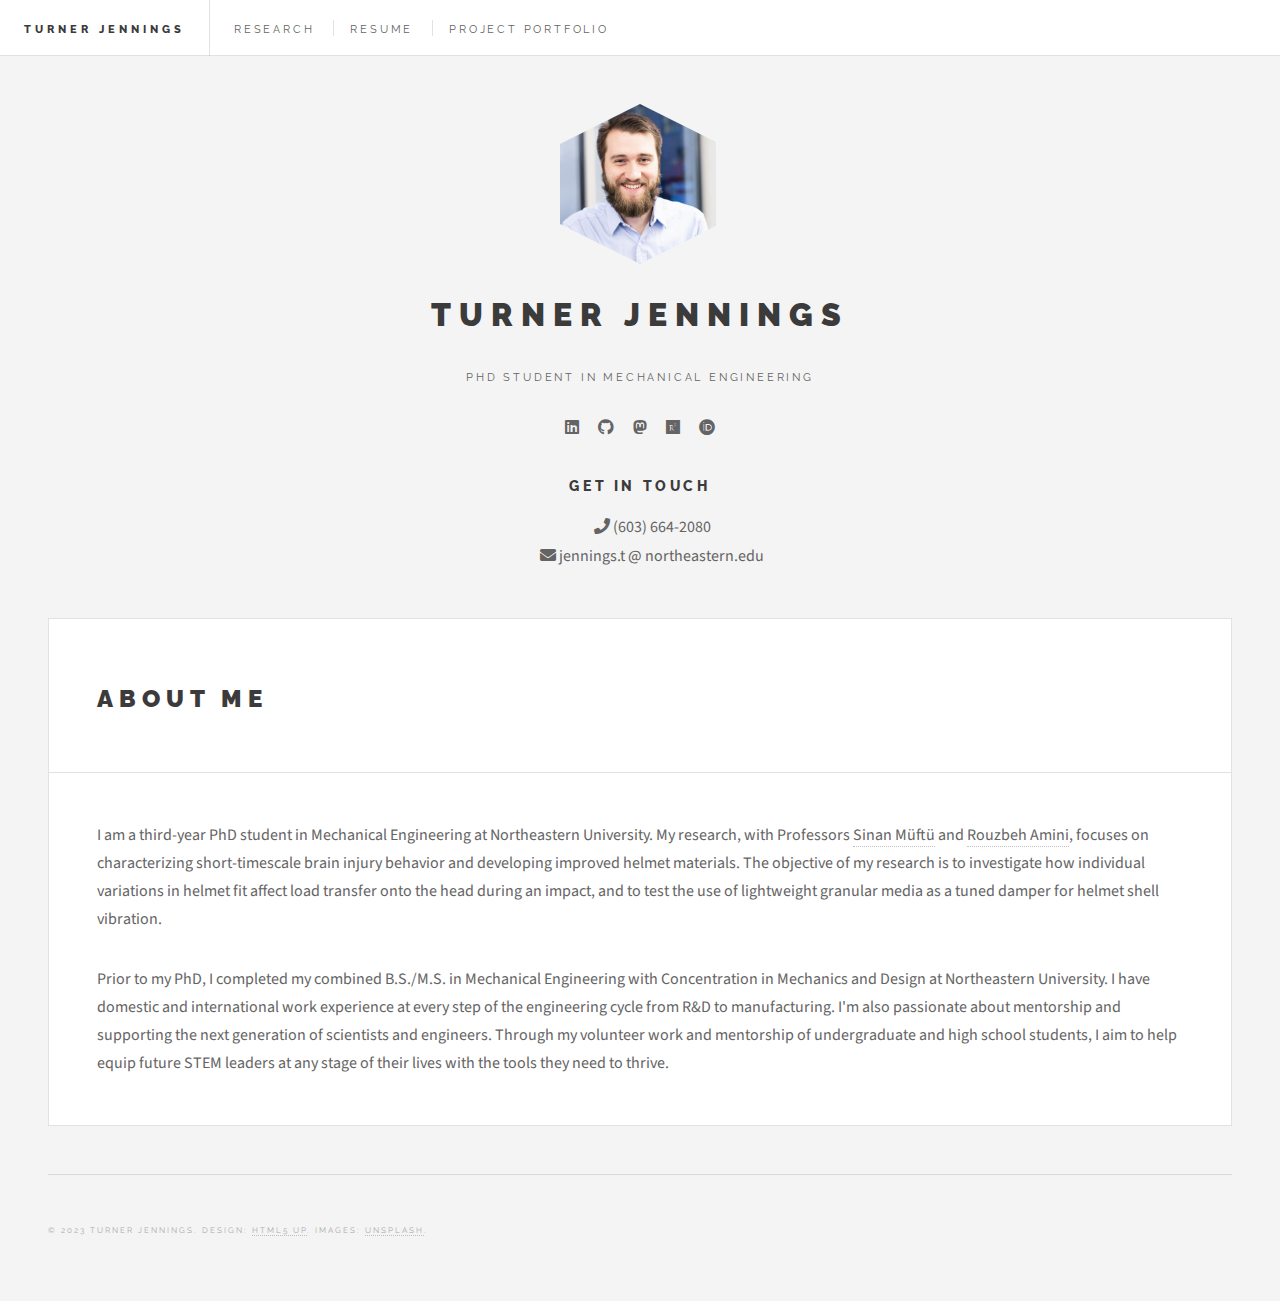
<file: index.html>
<!DOCTYPE HTML>
<!--
	Future Imperfect by HTML5 UP
	html5up.net | @ajlkn
	Free for personal and commercial use under the CCA 3.0 license (html5up.net/license)
-->
<html>
	<head>
		<title>Home | Turner Jennings</title>
		<meta charset="utf-8" />
		<meta name="viewport" content="width=device-width, initial-scale=1, user-scalable=no" />
		<link rel="stylesheet" href="assets/css/main.css" />
	</head>
	<body class="is-preload">

		<!-- Wrapper -->
			<div id="wrapper">

				<!-- Header -->
				<header id="header">
					<h1><a href="index.html">Turner Jennings</a></h1>
					<nav class="links">
						<ul>
							<li><a href="research.html">Research</a></li>
							<li><a href="paperscv.html">Resume</a></li>
							<li><a href="portfolio.html">Project Portfolio</a></li>
						</ul>
					</nav>
					<nav class="main">
						<ul>
							<li class="menu">
								<a class="fa-bars" href="#menu">Menu</a>
							</li>
						</ul>
					</nav>
				</header>

				<!-- Menu -->
				<section id="menu">


					<!-- Links -->
						<section>
							<ul class="links">
								<li>
									<a href="index.html">
										<h3>Home</h3>
									</a>
								</li>
								<li>
									<a href="research.html">
										<h3>Research</h3>
									</a>
								</li>
								<li>
									<a href="paperscv.html">
										<h3>Resume</h3>
									</a>
								</li>

								<li>
									<a href="portfolio.html">
										<h3>Project Portfolio</h3>
									</a>
								</li>
							</ul>
						</section>

				</section>
				<!-- Main -->
					<div id="main">
						<!-- about-->
							<article class="post">
								<header>
									<div class="title">
										<h2>About me</h2>
									</div>
									
								</header>
								<p>
									I am a third-year PhD student in Mechanical Engineering at Northeastern University.  
									My research, with Professors <a href="http://www1.coe.neu.edu/~smuftu/research.html">Sinan M&uumlft&uuml</a> and <a href="https://ramini.coe.northeastern.edu/">Rouzbeh Amini</a>, focuses on characterizing short-timescale brain injury behavior and developing improved helmet materials.
									The objective of my research is to investigate how individual variations in helmet fit affect load transfer onto the head during an impact, and to test the use of lightweight granular media as a tuned damper for helmet shell vibration.
								</p>
								
								<p>
									Prior to my PhD, I completed my combined B.S./M.S. in Mechanical Engineering with Concentration in Mechanics and Design at Northeastern University.  
									I have domestic and international work experience at every step of the engineering cycle from R&D to manufacturing.  
									I'm also passionate about mentorship and supporting the next generation of scientists and engineers.  
									Through my volunteer work and mentorship of undergraduate and high school students, I aim to help equip future STEM leaders at any stage of their lives with the tools they need to thrive.
								</p>
							</article>


						<!-- Post -->
						<!--
							<article class="post">
								<header>
									<div class="title">
										<h2><a href="single.html">Magna sed adipiscing</a></h2>
										<p>Lorem ipsum dolor amet nullam consequat etiam feugiat</p>
									</div>
									<div class="meta">
										<time class="published" datetime="2015-11-01">November 1, 2015</time>
										<a href="#" class="author"><span class="name">Jane Doe</span><img src="images/avatar.jpg" alt="" /></a>
									</div>
								</header>
								<a href="single.html" class="image featured"><img src="images/pic01.jpg" alt="" /></a>
								<p>Mauris neque quam, fermentum ut nisl vitae, convallis maximus nisl. Sed mattis nunc id lorem euismod placerat. Vivamus porttitor magna enim, ac accumsan tortor cursus at. Phasellus sed ultricies mi non congue ullam corper. Praesent tincidunt sed tellus ut rutrum. Sed vitae justo condimentum, porta lectus vitae, ultricies congue gravida diam non fringilla.</p>
								<footer>
									<ul class="actions">
										<li><a href="single.html" class="button large">Continue Reading</a></li>
									</ul>
									<ul class="stats">
										<li><a href="#">General</a></li>
										<li><a href="#" class="icon solid fa-heart">28</a></li>
										<li><a href="#" class="icon solid fa-comment">128</a></li>
									</ul>
								</footer>
							</article>
						-->


						<!-- Post -->
						<!--
							<article class="post">
								<header>
									<div class="title">
										<h2><a href="#">Elements</a></h2>
										<p>Lorem ipsum dolor amet nullam consequat etiam feugiat</p>
									</div>
									<div class="meta">
										<time class="published" datetime="2015-10-18">October 18, 2015</time>
										<a href="#" class="author"><span class="name">Jane Doe</span><img src="images/avatar.jpg" alt="" /></a>
									</div>
								</header>

								<section>
									<h3>Text</h3>
									<p>This is <b>bold</b> and this is <strong>strong</strong>. This is <i>italic</i> and this is <em>emphasized</em>.
									This is <sup>superscript</sup> text and this is <sub>subscript</sub> text.
									This is <u>underlined</u> and this is code: <code>for (;;) { ... }</code>. Finally, <a href="#">this is a link</a>.</p>
									<hr />
									<p>Nunc lacinia ante nunc ac lobortis. Interdum adipiscing gravida odio porttitor sem non mi integer non faucibus ornare mi ut ante amet placerat aliquet. Volutpat eu sed ante lacinia sapien lorem accumsan varius montes viverra nibh in adipiscing blandit tempus accumsan.</p>
									<hr />
									<h2>Heading Level 2</h2>
									<h3>Heading Level 3</h3>
									<h4>Heading Level 4</h4>
									<hr />
									<h4>Blockquote</h4>
									<blockquote>Fringilla nisl. Donec accumsan interdum nisi, quis tincidunt felis sagittis eget tempus euismod. Vestibulum ante ipsum primis in faucibus vestibulum. Blandit adipiscing eu felis iaculis volutpat ac adipiscing accumsan faucibus. Vestibulum ante ipsum primis in faucibus lorem ipsum dolor sit amet nullam adipiscing eu felis.</blockquote>
									<h4>Preformatted</h4>
									<pre><code>i = 0;

while (!deck.isInOrder()) {
  print 'Iteration ' + i;
  deck.shuffle();
  i++;
}

print 'It took ' + i + ' iterations to sort the deck.';</code></pre>
								</section>

								<section>
									<h3>Lists</h3>
									<div class="row">
										<div class="col-6 col-12-medium">
											<h4>Unordered</h4>
											<ul>
												<li>Dolor pulvinar etiam.</li>
												<li>Sagittis adipiscing.</li>
												<li>Felis enim feugiat.</li>
											</ul>
											<h4>Alternate</h4>
											<ul class="alt">
												<li>Dolor pulvinar etiam.</li>
												<li>Sagittis adipiscing.</li>
												<li>Felis enim feugiat.</li>
											</ul>
										</div>
										<div class="col-6 col-12-medium">
											<h4>Ordered</h4>
											<ol>
												<li>Dolor pulvinar etiam.</li>
												<li>Etiam vel felis viverra.</li>
												<li>Felis enim feugiat.</li>
												<li>Dolor pulvinar etiam.</li>
												<li>Etiam vel felis lorem.</li>
												<li>Felis enim et feugiat.</li>
											</ol>
											<h4>Icons</h4>
											<ul class="icons">
												<li><a href="#" class="icon brands fa-twitter"><span class="label">Twitter</span></a></li>
												<li><a href="#" class="icon brands fa-facebook-f"><span class="label">Facebook</span></a></li>
												<li><a href="#" class="icon brands fa-instagram"><span class="label">Instagram</span></a></li>
												<li><a href="#" class="icon brands fa-github"><span class="label">Github</span></a></li>
											</ul>
										</div>
									</div>
									<h3>Actions</h3>
									<div class="row">
										<div class="col-6 col-12-medium">
											<ul class="actions">
												<li><a href="#" class="button">Default</a></li>
												<li><a href="#" class="button">Default</a></li>
												<li><a href="#" class="button">Default</a></li>
											</ul>
											<ul class="actions small">
												<li><a href="#" class="button small">Small</a></li>
												<li><a href="#" class="button small">Small</a></li>
												<li><a href="#" class="button small">Small</a></li>
											</ul>
											<ul class="actions stacked">
												<li><a href="#" class="button">Default</a></li>
												<li><a href="#" class="button">Default</a></li>
												<li><a href="#" class="button">Default</a></li>
											</ul>
											<ul class="actions stacked">
												<li><a href="#" class="button small">Small</a></li>
												<li><a href="#" class="button small">Small</a></li>
												<li><a href="#" class="button small">Small</a></li>
											</ul>
										</div>
										<div class="col-6 col-12-medium">
											<ul class="actions stacked">
												<li><a href="#" class="button fit">Default</a></li>
												<li><a href="#" class="button fit">Default</a></li>
											</ul>
											<ul class="actions stacked">
												<li><a href="#" class="button small fit">Small</a></li>
												<li><a href="#" class="button small fit">Small</a></li>
											</ul>
										</div>
									</div>
								</section>

								<section>
									<h3>Table</h3>
									<h4>Default</h4>
									<div class="table-wrapper">
										<table>
											<thead>
												<tr>
													<th>Name</th>
													<th>Description</th>
													<th>Price</th>
												</tr>
											</thead>
											<tbody>
												<tr>
													<td>Item One</td>
													<td>Ante turpis integer aliquet porttitor.</td>
													<td>29.99</td>
												</tr>
												<tr>
													<td>Item Two</td>
													<td>Vis ac commodo adipiscing arcu aliquet.</td>
													<td>19.99</td>
												</tr>
												<tr>
													<td>Item Three</td>
													<td> Morbi faucibus arcu accumsan lorem.</td>
													<td>29.99</td>
												</tr>
												<tr>
													<td>Item Four</td>
													<td>Vitae integer tempus condimentum.</td>
													<td>19.99</td>
												</tr>
												<tr>
													<td>Item Five</td>
													<td>Ante turpis integer aliquet porttitor.</td>
													<td>29.99</td>
												</tr>
											</tbody>
											<tfoot>
												<tr>
													<td colspan="2"></td>
													<td>100.00</td>
												</tr>
											</tfoot>
										</table>
									</div>

									<h4>Alternate</h4>
									<div class="table-wrapper">
										<table class="alt">
											<thead>
												<tr>
													<th>Name</th>
													<th>Description</th>
													<th>Price</th>
												</tr>
											</thead>
											<tbody>
												<tr>
													<td>Item One</td>
													<td>Ante turpis integer aliquet porttitor.</td>
													<td>29.99</td>
												</tr>
												<tr>
													<td>Item Two</td>
													<td>Vis ac commodo adipiscing arcu aliquet.</td>
													<td>19.99</td>
												</tr>
												<tr>
													<td>Item Three</td>
													<td> Morbi faucibus arcu accumsan lorem.</td>
													<td>29.99</td>
												</tr>
												<tr>
													<td>Item Four</td>
													<td>Vitae integer tempus condimentum.</td>
													<td>19.99</td>
												</tr>
												<tr>
													<td>Item Five</td>
													<td>Ante turpis integer aliquet porttitor.</td>
													<td>29.99</td>
												</tr>
											</tbody>
											<tfoot>
												<tr>
													<td colspan="2"></td>
													<td>100.00</td>
												</tr>
											</tfoot>
										</table>
									</div>
								</section>

								<section>
									<h3>Buttons</h3>
									<ul class="actions">
										<li><a href="#" class="button large">Large</a></li>
										<li><a href="#" class="button">Default</a></li>
										<li><a href="#" class="button small">Small</a></li>
									</ul>
									<ul class="actions fit">
										<li><a href="#" class="button fit">Fit</a></li>
										<li><a href="#" class="button fit">Fit</a></li>
										<li><a href="#" class="button fit">Fit</a></li>
									</ul>
									<ul class="actions fit small">
										<li><a href="#" class="button fit small">Fit + Small</a></li>
										<li><a href="#" class="button fit small">Fit + Small</a></li>
										<li><a href="#" class="button fit small">Fit + Small</a></li>
									</ul>
									<ul class="actions">
										<li><a href="#" class="button icon solid fa-download">Icon</a></li>
										<li><a href="#" class="button icon solid fa-upload">Icon</a></li>
										<li><a href="#" class="button icon solid fa-save">Icon</a></li>
									</ul>
									<ul class="actions">
										<li><span class="button disabled">Disabled</span></li>
										<li><span class="button disabled icon solid fa-download">Disabled</span></li>
									</ul>
								</section>

								<section>
									<h3>Form</h3>
									<form method="post" action="#">
										<div class="row gtr-uniform">
											<div class="col-6 col-12-xsmall">
												<input type="text" name="demo-name" id="demo-name" value="" placeholder="Name" />
											</div>
											<div class="col-6 col-12-xsmall">
												<input type="email" name="demo-email" id="demo-email" value="" placeholder="Email" />
											</div>
											<div class="col-12">
												<select name="demo-category" id="demo-category">
													<option value="">- Category -</option>
													<option value="1">Manufacturing</option>
													<option value="1">Shipping</option>
													<option value="1">Administration</option>
													<option value="1">Human Resources</option>
												</select>
											</div>
											<div class="col-4 col-12-small">
												<input type="radio" id="demo-priority-low" name="demo-priority" checked>
												<label for="demo-priority-low">Low</label>
											</div>
											<div class="col-4 col-12-small">
												<input type="radio" id="demo-priority-normal" name="demo-priority">
												<label for="demo-priority-normal">Normal</label>
											</div>
											<div class="col-4 col-12-small">
												<input type="radio" id="demo-priority-high" name="demo-priority">
												<label for="demo-priority-high">High</label>
											</div>
											<div class="col-6 col-12-small">
												<input type="checkbox" id="demo-copy" name="demo-copy">
												<label for="demo-copy">Email me a copy</label>
											</div>
											<div class="col-6 col-12-small">
												<input type="checkbox" id="demo-human" name="demo-human" checked>
												<label for="demo-human">Not a robot</label>
											</div>
											<div class="col-12">
												<textarea name="demo-message" id="demo-message" placeholder="Enter your message" rows="6"></textarea>
											</div>
											<div class="col-12">
												<ul class="actions">
													<li><input type="submit" value="Send Message" /></li>
													<li><input type="reset" value="Reset" /></li>
												</ul>
											</div>
										</div>
									</form>
								</section>

								<section>
									<h3>Image</h3>
									<h4>Fit</h4>
									<div class="box alt">
										<div class="row gtr-uniform">
											<div class="col-12"><span class="image fit"><img src="images/pic02.jpg" alt="" /></span></div>
											<div class="col-4"><span class="image fit"><img src="images/pic04.jpg" alt="" /></span></div>
											<div class="col-4"><span class="image fit"><img src="images/pic05.jpg" alt="" /></span></div>
											<div class="col-4"><span class="image fit"><img src="images/pic06.jpg" alt="" /></span></div>
											<div class="col-4"><span class="image fit"><img src="images/pic06.jpg" alt="" /></span></div>
											<div class="col-4"><span class="image fit"><img src="images/pic04.jpg" alt="" /></span></div>
											<div class="col-4"><span class="image fit"><img src="images/pic05.jpg" alt="" /></span></div>
											<div class="col-4"><span class="image fit"><img src="images/pic05.jpg" alt="" /></span></div>
											<div class="col-4"><span class="image fit"><img src="images/pic06.jpg" alt="" /></span></div>
											<div class="col-4"><span class="image fit"><img src="images/pic04.jpg" alt="" /></span></div>
										</div>
									</div>
									<h4>Left &amp; Right</h4>
									<p><span class="image left"><img src="images/pic07.jpg" alt="" /></span>Fringilla nisl. Donec accumsan interdum nisi, quis tincidunt felis sagittis eget. tempus euismod. Vestibulum ante ipsum primis in faucibus vestibulum. Blandit adipiscing eu felis iaculis volutpat ac adipiscing accumsan eu faucibus. Integer ac pellentesque praesent tincidunt felis sagittis eget. tempus euismod. Vestibulum ante ipsum primis in faucibus vestibulum. Blandit adipiscing eu felis iaculis volutpat ac adipiscing accumsan eu faucibus. Integer ac pellentesque praesent. Donec accumsan interdum nisi, quis tincidunt felis sagittis eget. tempus euismod. Vestibulum ante ipsum primis in faucibus vestibulum. Blandit adipiscing eu felis iaculis volutpat ac adipiscing accumsan eu faucibus. Integer ac pellentesque praesent tincidunt felis sagittis eget. tempus euismod. Vestibulum ante ipsum primis in faucibus vestibulum. Blandit adipiscing eu felis iaculis volutpat ac adipiscing accumsan eu faucibus. Integer ac pellentesque praesent. Blandit adipiscing eu felis iaculis volutpat ac adipiscing accumsan eu faucibus. Integer ac pellentesque praesent tincidunt felis sagittis eget. tempus euismod. Vestibulum ante ipsum primis in faucibus vestibulum. Blandit adipiscing eu felis iaculis volutpat ac adipiscing accumsan eu faucibus. Integer ac pellentesque praesent.</p>
									<p><span class="image right"><img src="images/pic04.jpg" alt="" /></span>Fringilla nisl. Donec accumsan interdum nisi, quis tincidunt felis sagittis eget. tempus euismod. Vestibulum ante ipsum primis in faucibus vestibulum. Blandit adipiscing eu felis iaculis volutpat ac adipiscing accumsan eu faucibus. Integer ac pellentesque praesent tincidunt felis sagittis eget. tempus euismod. Vestibulum ante ipsum primis in faucibus vestibulum. Blandit adipiscing eu felis iaculis volutpat ac adipiscing accumsan eu faucibus. Integer ac pellentesque praesent. Donec accumsan interdum nisi, quis tincidunt felis sagittis eget. tempus euismod. Vestibulum ante ipsum primis in faucibus vestibulum. Blandit adipiscing eu felis iaculis volutpat ac adipiscing accumsan eu faucibus. Integer ac pellentesque praesent tincidunt felis sagittis eget. tempus euismod. Vestibulum ante ipsum primis in faucibus vestibulum. Blandit adipiscing eu felis iaculis volutpat ac adipiscing accumsan eu faucibus. Integer ac pellentesque praesent. Blandit adipiscing eu felis iaculis volutpat ac adipiscing accumsan eu faucibus. Integer ac pellentesque praesent tincidunt felis sagittis eget. tempus euismod. Vestibulum ante ipsum primis in faucibus vestibulum. Blandit adipiscing eu felis iaculis volutpat ac adipiscing accumsan eu faucibus. Integer ac pellentesque praesent.</p>
								</section>

							</article>
						-->

					</div>

				<!-- Sidebar -->
					<section id="sidebar">

						<!-- Intro -->
							<section id="intro">
								<a class="logo"><img src="images/linkedin.jpg" alt="" /></a>
								<header>
									<h2>Turner Jennings</h2>
									<p>PhD Student in Mechanical Engineering</p>
								</header>
								<ul class="icons">
									<li><a href="https://www.linkedin.com/in/tjennings2/" class="icon brands fa-linkedin"><span class="label">LinkedIn</span></a></li>
									<li><a href="https://github.com/turnerjennings" class="icon brands fa-github"><span class="label">Github</span></a></li>
									<li><a href="https://sciencemastodon.com/@turnerjennings" class="icon brands fa-mastodon"><span class="label">Mastodon</span></a></li>
									<li><a href="https://www.researchgate.net/profile/Turner-Jennings" class="icon brands fa-researchgate"><span class="label">ResearchGate</span></a></li>
									<li><a href="https://orcid.org/0009-0003-3536-3645" class="icon brands fa-orcid"><span class="label">Orcid</span></a></li>
								</ul>

								<h3>Get in touch</h3>
								<ul style="list-style-type:none;">
									<li><a href="tel:603-664-2080" class="icon solid fa-phone"><span class="label">Phone</span></a> (603) 664-2080</li>
									<li><a href="mailto:jennings.t@northeastern.edu" class="icon solid fa-envelope"><span class="label">Email</span></a> jennings.t @ northeastern.edu</li>
								</ul>
							</section>

						<!-- Footer -->
							<section id="footer">

								<p class="copyright">&copy; 2023 Turner Jennings. Design: <a href="http://html5up.net">HTML5 UP</a>. Images: <a href="http://unsplash.com">Unsplash</a>.</p>
							</section>

					</section>

			</div>

		<!-- Scripts -->
			<script src="assets/js/jquery.min.js"></script>
			<script src="assets/js/browser.min.js"></script>
			<script src="assets/js/breakpoints.min.js"></script>
			<script src="assets/js/util.js"></script>
			<script src="assets/js/main.js"></script>

	</body>
</html>
</file>
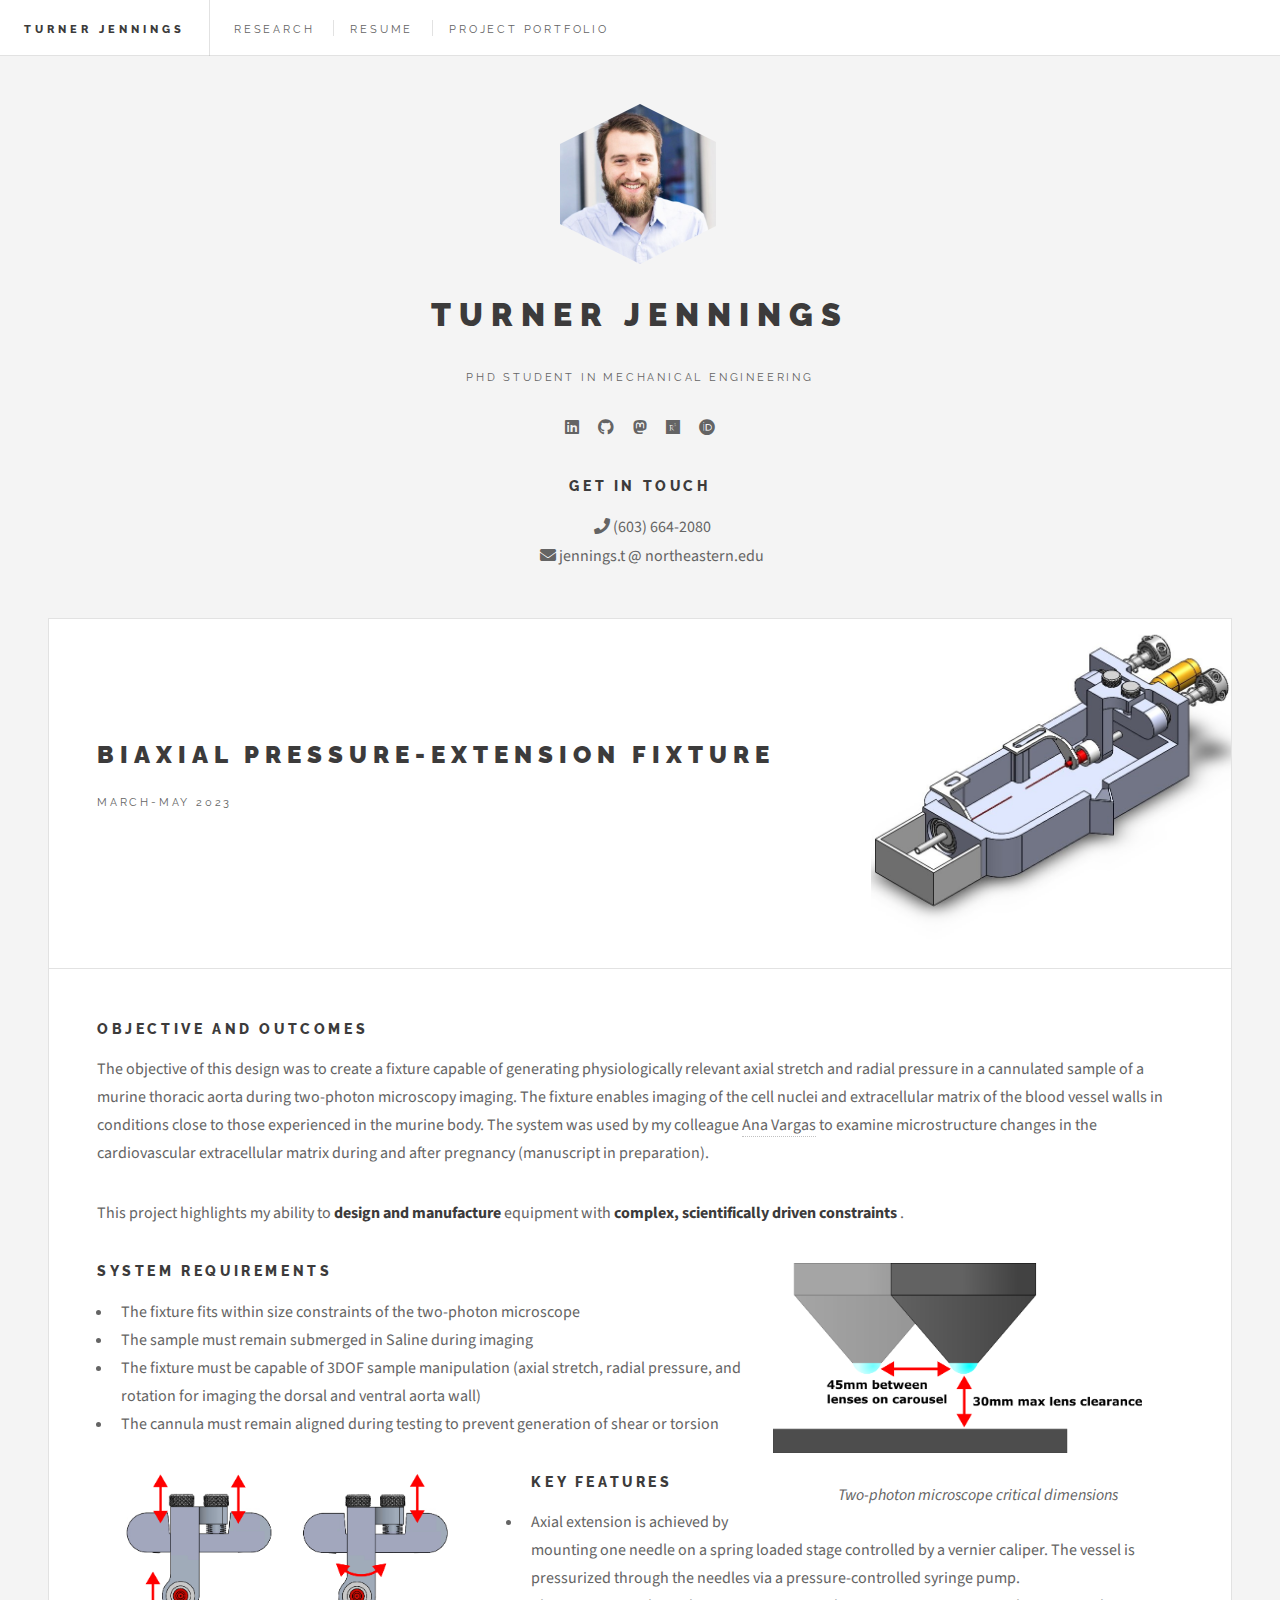
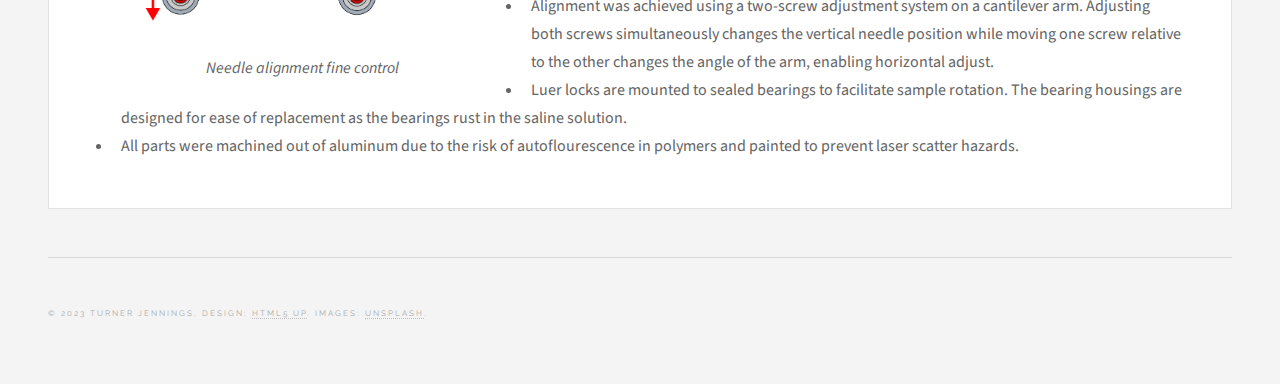
<file: aortafixture.html>
<!DOCTYPE HTML>
<!--
	Future Imperfect by HTML5 UP
	html5up.net | @ajlkn
	Free for personal and commercial use under the CCA 3.0 license (html5up.net/license)
-->
<html>
	<head>
		<title>Aorta Imaging Fixture | Turner Jennings</title>
		<meta charset="utf-8" />
		<meta name="viewport" content="width=device-width, initial-scale=1, user-scalable=no" />
		<link rel="stylesheet" href="assets/css/main.css" />
	</head>
	<body class="is-preload">

		<!-- Wrapper -->
			<div id="wrapper">

				<!-- Header -->
					<header id="header">
						<h1><a href="index.html">Turner Jennings</a></h1>
						<nav class="links">
							<ul>
								<li><a href="research.html">Research</a></li>
								<li><a href="paperscv.html">Resume</a></li>
								<li><a href="portfolio.html">Project Portfolio</a></li>
							</ul>
						</nav>
						<nav class="main">
							<ul>
								<li class="menu">
									<a class="fa-bars" href="#menu">Menu</a>
								</li>
							</ul>
						</nav>
					</header>

					<!-- Menu -->
					<section id="menu">


						<!-- Links -->
							<section>
								<ul class="links">
									<li>
										<a href="index.html">
											<h3>Home</h3>
										</a>
									</li>
									<li>
										<a href="research.html">
											<h3>Research</h3>
										</a>
									</li>
									<li>
										<a href="paperscv.html">
											<h3>Resume</h3>
										</a>
									</li>

									<li>
										<a href="portfolio.html">
											<h3>Project Portfolio</h3>
										</a>
									</li>
								</ul>
							</section>

					</section>

				<!-- Main -->
					<div id="main">
						<!-- about-->
							<article class="post">
								<header>
									<div class="title">
										<br><br>
										<h2>Biaxial Pressure-Extension Fixture</h2>
										<p>March-May 2023</p>
									</div>
									<span class="image center"><img src="images/biax.jpg" alt="biaxial fixture" width="360"/><br></span>
								</header>
								<!--	
								</header>
								<div class="row">
									<h2>Resonant vibration characteristics in the brain</h2>
									<div>
											<span class="image left"><img src="images/natfreqs.jpg" alt="" width="480"/><br><em>Vibration modes of the brain for selected natural frequencies</em></span>
	
											<p>Any physical object has a set of natural frequencies of oscillation.  If an outside vibration is applied at one of those frequencies, it can induce resonance in the object.  The objective of my research is to indentify the resonant vibration frequencies and modes of the head, and how these frequencies vary from person to person.
												  By identifying which excitation frequencies which may be harmful to the brain, we can then work towards better protection by selectively attenuating those frequencies.</p>
									</div>
								</div>
							-->
							
							<div>


								<h3>Objective and outcomes</h3>
								<p>The objective of this design was to create a fixture capable of generating physiologically relevant axial stretch and radial pressure in
									a cannulated sample of a murine thoracic aorta during two-photon microscopy imaging.  The fixture enables imaging of the cell nuclei and extracellular
									matrix of the blood vessel walls in conditions close to those experienced in the murine body.  The system was used by my colleague 
									<a href="https://www.linkedin.com/in/ana-vargas-9b75aa13b/to">Ana Vargas</a> to examine microstructure changes in the cardiovascular extracellular matrix during and after pregnancy (manuscript in preparation).
								</p>
								<p>This project highlights my ability to <b>design and manufacture </b> equipment with <b>complex, scientifically driven constraints </b>.
								</p>
							</div>

							<div>
								<span class="image right"><img src="images/microscopedims.png" alt="Two-photon microscope critical dimensions" width="480"><br><em>Two-photon microscope critical dimensions</em></span>

								<h3>System requirements</h3>

								<ul>
									<li>The fixture fits within size constraints of the two-photon microscope</li>
									<li>The sample must remain submerged in Saline during imaging</li>
									<li>The fixture must be capable of 3DOF sample manipulation (axial stretch, radial pressure, and rotation for imaging the dorsal and ventral aorta wall)</li>
									<li>The cannula must remain aligned during testing to prevent generation of shear or torsion</li>
								</ul>
							</div>

							<div>
							<span class="image left"><img src="images/biaxfinecontrol.png" alt="biaxial fixture" width="100"/><br><em>Needle alignment fine control</em></span>
							
							<h3>Key features</h3>
							<ul>
								<li>Axial extension is achieved by mounting one needle on a spring loaded stage controlled by a vernier caliper.  The vessel is pressurized
									through the needles via a pressure-controlled syringe pump.
								</li>
								<li>Alignment was achieved using a two-screw adjustment system on a cantilever arm.  Adjusting both screws simultaneously changes the vertical
									needle position while moving one screw relative to the other changes the angle of the arm, enabling horizontal adjust.</li>  
								<li>Luer locks are mounted to sealed bearings to facilitate sample rotation.  The bearing housings are designed for ease of replacement
									as the bearings rust in the saline solution.</li>
								<li>All parts were machined out of aluminum due to the risk of autoflourescence in polymers and painted to prevent laser scatter hazards.</li>
							
							</ul>
							</div>


						<!-- Post -->
						<!--
							<article class="post">
								<header>
									<div class="title">
										<h2><a href="single.html">Magna sed adipiscing</a></h2>
										<p>Lorem ipsum dolor amet nullam consequat etiam feugiat</p>
									</div>
									<div class="meta">
										<time class="published" datetime="2015-11-01">November 1, 2015</time>
										<a href="#" class="author"><span class="name">Jane Doe</span><img src="images/avatar.jpg" alt="" /></a>
									</div>
								</header>
								<a href="single.html" class="image featured"><img src="images/pic01.jpg" alt="" /></a>
								<p>Mauris neque quam, fermentum ut nisl vitae, convallis maximus nisl. Sed mattis nunc id lorem euismod placerat. Vivamus porttitor magna enim, ac accumsan tortor cursus at. Phasellus sed ultricies mi non congue ullam corper. Praesent tincidunt sed tellus ut rutrum. Sed vitae justo condimentum, porta lectus vitae, ultricies congue gravida diam non fringilla.</p>
								<footer>
									<ul class="actions">
										<li><a href="single.html" class="button large">Continue Reading</a></li>
									</ul>
									<ul class="stats">
										<li><a href="#">General</a></li>
										<li><a href="#" class="icon solid fa-heart">28</a></li>
										<li><a href="#" class="icon solid fa-comment">128</a></li>
									</ul>
								</footer>
							</article>
						-->


						<!-- Post -->
						<!--
							<article class="post">
								<header>
									<div class="title">
										<h2><a href="#">Elements</a></h2>
										<p>Lorem ipsum dolor amet nullam consequat etiam feugiat</p>
									</div>
									<div class="meta">
										<time class="published" datetime="2015-10-18">October 18, 2015</time>
										<a href="#" class="author"><span class="name">Jane Doe</span><img src="images/avatar.jpg" alt="" /></a>
									</div>
								</header>

								<section>
									<h3>Text</h3>
									<p>This is <b>bold</b> and this is <strong>strong</strong>. This is <i>italic</i> and this is <em>emphasized</em>.
									This is <sup>superscript</sup> text and this is <sub>subscript</sub> text.
									This is <u>underlined</u> and this is code: <code>for (;;) { ... }</code>. Finally, <a href="#">this is a link</a>.</p>
									<hr />
									<p>Nunc lacinia ante nunc ac lobortis. Interdum adipiscing gravida odio porttitor sem non mi integer non faucibus ornare mi ut ante amet placerat aliquet. Volutpat eu sed ante lacinia sapien lorem accumsan varius montes viverra nibh in adipiscing blandit tempus accumsan.</p>
									<hr />
									<h2>Heading Level 2</h2>
									<h3>Heading Level 3</h3>
									<h4>Heading Level 4</h4>
									<hr />
									<h4>Blockquote</h4>
									<blockquote>Fringilla nisl. Donec accumsan interdum nisi, quis tincidunt felis sagittis eget tempus euismod. Vestibulum ante ipsum primis in faucibus vestibulum. Blandit adipiscing eu felis iaculis volutpat ac adipiscing accumsan faucibus. Vestibulum ante ipsum primis in faucibus lorem ipsum dolor sit amet nullam adipiscing eu felis.</blockquote>
									<h4>Preformatted</h4>
									<pre><code>i = 0;

while (!deck.isInOrder()) {
  print 'Iteration ' + i;
  deck.shuffle();
  i++;
}

print 'It took ' + i + ' iterations to sort the deck.';</code></pre>
								</section>

								<section>
									<h3>Lists</h3>
									<div class="row">
										<div class="col-6 col-12-medium">
											<h4>Unordered</h4>
											<ul>
												<li>Dolor pulvinar etiam.</li>
												<li>Sagittis adipiscing.</li>
												<li>Felis enim feugiat.</li>
											</ul>
											<h4>Alternate</h4>
											<ul class="alt">
												<li>Dolor pulvinar etiam.</li>
												<li>Sagittis adipiscing.</li>
												<li>Felis enim feugiat.</li>
											</ul>
										</div>
										<div class="col-6 col-12-medium">
											<h4>Ordered</h4>
											<ol>
												<li>Dolor pulvinar etiam.</li>
												<li>Etiam vel felis viverra.</li>
												<li>Felis enim feugiat.</li>
												<li>Dolor pulvinar etiam.</li>
												<li>Etiam vel felis lorem.</li>
												<li>Felis enim et feugiat.</li>
											</ol>
											<h4>Icons</h4>
											<ul class="icons">
												<li><a href="#" class="icon brands fa-twitter"><span class="label">Twitter</span></a></li>
												<li><a href="#" class="icon brands fa-facebook-f"><span class="label">Facebook</span></a></li>
												<li><a href="#" class="icon brands fa-instagram"><span class="label">Instagram</span></a></li>
												<li><a href="#" class="icon brands fa-github"><span class="label">Github</span></a></li>
											</ul>
										</div>
									</div>
									<h3>Actions</h3>
									<div class="row">
										<div class="col-6 col-12-medium">
											<ul class="actions">
												<li><a href="#" class="button">Default</a></li>
												<li><a href="#" class="button">Default</a></li>
												<li><a href="#" class="button">Default</a></li>
											</ul>
											<ul class="actions small">
												<li><a href="#" class="button small">Small</a></li>
												<li><a href="#" class="button small">Small</a></li>
												<li><a href="#" class="button small">Small</a></li>
											</ul>
											<ul class="actions stacked">
												<li><a href="#" class="button">Default</a></li>
												<li><a href="#" class="button">Default</a></li>
												<li><a href="#" class="button">Default</a></li>
											</ul>
											<ul class="actions stacked">
												<li><a href="#" class="button small">Small</a></li>
												<li><a href="#" class="button small">Small</a></li>
												<li><a href="#" class="button small">Small</a></li>
											</ul>
										</div>
										<div class="col-6 col-12-medium">
											<ul class="actions stacked">
												<li><a href="#" class="button fit">Default</a></li>
												<li><a href="#" class="button fit">Default</a></li>
											</ul>
											<ul class="actions stacked">
												<li><a href="#" class="button small fit">Small</a></li>
												<li><a href="#" class="button small fit">Small</a></li>
											</ul>
										</div>
									</div>
								</section>

								<section>
									<h3>Table</h3>
									<h4>Default</h4>
									<div class="table-wrapper">
										<table>
											<thead>
												<tr>
													<th>Name</th>
													<th>Description</th>
													<th>Price</th>
												</tr>
											</thead>
											<tbody>
												<tr>
													<td>Item One</td>
													<td>Ante turpis integer aliquet porttitor.</td>
													<td>29.99</td>
												</tr>
												<tr>
													<td>Item Two</td>
													<td>Vis ac commodo adipiscing arcu aliquet.</td>
													<td>19.99</td>
												</tr>
												<tr>
													<td>Item Three</td>
													<td> Morbi faucibus arcu accumsan lorem.</td>
													<td>29.99</td>
												</tr>
												<tr>
													<td>Item Four</td>
													<td>Vitae integer tempus condimentum.</td>
													<td>19.99</td>
												</tr>
												<tr>
													<td>Item Five</td>
													<td>Ante turpis integer aliquet porttitor.</td>
													<td>29.99</td>
												</tr>
											</tbody>
											<tfoot>
												<tr>
													<td colspan="2"></td>
													<td>100.00</td>
												</tr>
											</tfoot>
										</table>
									</div>

									<h4>Alternate</h4>
									<div class="table-wrapper">
										<table class="alt">
											<thead>
												<tr>
													<th>Name</th>
													<th>Description</th>
													<th>Price</th>
												</tr>
											</thead>
											<tbody>
												<tr>
													<td>Item One</td>
													<td>Ante turpis integer aliquet porttitor.</td>
													<td>29.99</td>
												</tr>
												<tr>
													<td>Item Two</td>
													<td>Vis ac commodo adipiscing arcu aliquet.</td>
													<td>19.99</td>
												</tr>
												<tr>
													<td>Item Three</td>
													<td> Morbi faucibus arcu accumsan lorem.</td>
													<td>29.99</td>
												</tr>
												<tr>
													<td>Item Four</td>
													<td>Vitae integer tempus condimentum.</td>
													<td>19.99</td>
												</tr>
												<tr>
													<td>Item Five</td>
													<td>Ante turpis integer aliquet porttitor.</td>
													<td>29.99</td>
												</tr>
											</tbody>
											<tfoot>
												<tr>
													<td colspan="2"></td>
													<td>100.00</td>
												</tr>
											</tfoot>
										</table>
									</div>
								</section>

								<section>
									<h3>Buttons</h3>
									<ul class="actions">
										<li><a href="#" class="button large">Large</a></li>
										<li><a href="#" class="button">Default</a></li>
										<li><a href="#" class="button small">Small</a></li>
									</ul>
									<ul class="actions fit">
										<li><a href="#" class="button fit">Fit</a></li>
										<li><a href="#" class="button fit">Fit</a></li>
										<li><a href="#" class="button fit">Fit</a></li>
									</ul>
									<ul class="actions fit small">
										<li><a href="#" class="button fit small">Fit + Small</a></li>
										<li><a href="#" class="button fit small">Fit + Small</a></li>
										<li><a href="#" class="button fit small">Fit + Small</a></li>
									</ul>
									<ul class="actions">
										<li><a href="#" class="button icon solid fa-download">Icon</a></li>
										<li><a href="#" class="button icon solid fa-upload">Icon</a></li>
										<li><a href="#" class="button icon solid fa-save">Icon</a></li>
									</ul>
									<ul class="actions">
										<li><span class="button disabled">Disabled</span></li>
										<li><span class="button disabled icon solid fa-download">Disabled</span></li>
									</ul>
								</section>

								<section>
									<h3>Form</h3>
									<form method="post" action="#">
										<div class="row gtr-uniform">
											<div class="col-6 col-12-xsmall">
												<input type="text" name="demo-name" id="demo-name" value="" placeholder="Name" />
											</div>
											<div class="col-6 col-12-xsmall">
												<input type="email" name="demo-email" id="demo-email" value="" placeholder="Email" />
											</div>
											<div class="col-12">
												<select name="demo-category" id="demo-category">
													<option value="">- Category -</option>
													<option value="1">Manufacturing</option>
													<option value="1">Shipping</option>
													<option value="1">Administration</option>
													<option value="1">Human Resources</option>
												</select>
											</div>
											<div class="col-4 col-12-small">
												<input type="radio" id="demo-priority-low" name="demo-priority" checked>
												<label for="demo-priority-low">Low</label>
											</div>
											<div class="col-4 col-12-small">
												<input type="radio" id="demo-priority-normal" name="demo-priority">
												<label for="demo-priority-normal">Normal</label>
											</div>
											<div class="col-4 col-12-small">
												<input type="radio" id="demo-priority-high" name="demo-priority">
												<label for="demo-priority-high">High</label>
											</div>
											<div class="col-6 col-12-small">
												<input type="checkbox" id="demo-copy" name="demo-copy">
												<label for="demo-copy">Email me a copy</label>
											</div>
											<div class="col-6 col-12-small">
												<input type="checkbox" id="demo-human" name="demo-human" checked>
												<label for="demo-human">Not a robot</label>
											</div>
											<div class="col-12">
												<textarea name="demo-message" id="demo-message" placeholder="Enter your message" rows="6"></textarea>
											</div>
											<div class="col-12">
												<ul class="actions">
													<li><input type="submit" value="Send Message" /></li>
													<li><input type="reset" value="Reset" /></li>
												</ul>
											</div>
										</div>
									</form>
								</section>

								<section>
									<h3>Image</h3>
									<h4>Fit</h4>
									<div class="box alt">
										<div class="row gtr-uniform">
											<div class="col-12"><span class="image fit"><img src="images/pic02.jpg" alt="" /></span></div>
											<div class="col-4"><span class="image fit"><img src="images/pic04.jpg" alt="" /></span></div>
											<div class="col-4"><span class="image fit"><img src="images/pic05.jpg" alt="" /></span></div>
											<div class="col-4"><span class="image fit"><img src="images/pic06.jpg" alt="" /></span></div>
											<div class="col-4"><span class="image fit"><img src="images/pic06.jpg" alt="" /></span></div>
											<div class="col-4"><span class="image fit"><img src="images/pic04.jpg" alt="" /></span></div>
											<div class="col-4"><span class="image fit"><img src="images/pic05.jpg" alt="" /></span></div>
											<div class="col-4"><span class="image fit"><img src="images/pic05.jpg" alt="" /></span></div>
											<div class="col-4"><span class="image fit"><img src="images/pic06.jpg" alt="" /></span></div>
											<div class="col-4"><span class="image fit"><img src="images/pic04.jpg" alt="" /></span></div>
										</div>
									</div>
									<h4>Left &amp; Right</h4>
									<p><span class="image left"><img src="images/pic07.jpg" alt="" /></span>Fringilla nisl. Donec accumsan interdum nisi, quis tincidunt felis sagittis eget. tempus euismod. Vestibulum ante ipsum primis in faucibus vestibulum. Blandit adipiscing eu felis iaculis volutpat ac adipiscing accumsan eu faucibus. Integer ac pellentesque praesent tincidunt felis sagittis eget. tempus euismod. Vestibulum ante ipsum primis in faucibus vestibulum. Blandit adipiscing eu felis iaculis volutpat ac adipiscing accumsan eu faucibus. Integer ac pellentesque praesent. Donec accumsan interdum nisi, quis tincidunt felis sagittis eget. tempus euismod. Vestibulum ante ipsum primis in faucibus vestibulum. Blandit adipiscing eu felis iaculis volutpat ac adipiscing accumsan eu faucibus. Integer ac pellentesque praesent tincidunt felis sagittis eget. tempus euismod. Vestibulum ante ipsum primis in faucibus vestibulum. Blandit adipiscing eu felis iaculis volutpat ac adipiscing accumsan eu faucibus. Integer ac pellentesque praesent. Blandit adipiscing eu felis iaculis volutpat ac adipiscing accumsan eu faucibus. Integer ac pellentesque praesent tincidunt felis sagittis eget. tempus euismod. Vestibulum ante ipsum primis in faucibus vestibulum. Blandit adipiscing eu felis iaculis volutpat ac adipiscing accumsan eu faucibus. Integer ac pellentesque praesent.</p>
									<p><span class="image right"><img src="images/pic04.jpg" alt="" /></span>Fringilla nisl. Donec accumsan interdum nisi, quis tincidunt felis sagittis eget. tempus euismod. Vestibulum ante ipsum primis in faucibus vestibulum. Blandit adipiscing eu felis iaculis volutpat ac adipiscing accumsan eu faucibus. Integer ac pellentesque praesent tincidunt felis sagittis eget. tempus euismod. Vestibulum ante ipsum primis in faucibus vestibulum. Blandit adipiscing eu felis iaculis volutpat ac adipiscing accumsan eu faucibus. Integer ac pellentesque praesent. Donec accumsan interdum nisi, quis tincidunt felis sagittis eget. tempus euismod. Vestibulum ante ipsum primis in faucibus vestibulum. Blandit adipiscing eu felis iaculis volutpat ac adipiscing accumsan eu faucibus. Integer ac pellentesque praesent tincidunt felis sagittis eget. tempus euismod. Vestibulum ante ipsum primis in faucibus vestibulum. Blandit adipiscing eu felis iaculis volutpat ac adipiscing accumsan eu faucibus. Integer ac pellentesque praesent. Blandit adipiscing eu felis iaculis volutpat ac adipiscing accumsan eu faucibus. Integer ac pellentesque praesent tincidunt felis sagittis eget. tempus euismod. Vestibulum ante ipsum primis in faucibus vestibulum. Blandit adipiscing eu felis iaculis volutpat ac adipiscing accumsan eu faucibus. Integer ac pellentesque praesent.</p>
								</section>

							</article>
						-->

					</div>

				<!-- Sidebar -->
					<section id="sidebar">

						<!-- Intro -->
							<section id="intro">
								<a class="logo"><img src="images/linkedin.jpg" alt="" /></a>
								<header>
									<h2>Turner Jennings</h2>
									<p>PhD Student in Mechanical Engineering</p>
								</header>
								<ul class="icons">
									<li><a href="https://www.linkedin.com/in/tjennings2/" class="icon brands fa-linkedin"><span class="label">LinkedIn</span></a></li>
									<li><a href="https://github.com/turnerjennings" class="icon brands fa-github"><span class="label">Github</span></a></li>
									<li><a href="https://sciencemastodon.com/@turnerjennings" class="icon brands fa-mastodon"><span class="label">Mastodon</span></a></li>
									<li><a href="https://www.researchgate.net/profile/Turner-Jennings" class="icon brands fa-researchgate"><span class="label">ResearchGate</span></a></li>
									<li><a href="https://orcid.org/0009-0003-3536-3645" class="icon brands fa-orcid"><span class="label">Orcid</span></a></li>
								</ul>

								<h3>Get in touch</h3>
								<ul style="list-style-type:none;">
									<li><a href="tel:603-664-2080" class="icon solid fa-phone"><span class="label">Phone</span></a> (603) 664-2080</li>
									<li><a href="mailto:jennings.t@northeastern.edu" class="icon solid fa-envelope"><span class="label">Email</span></a> jennings.t @ northeastern.edu</li>
								</ul>
							</section>

						<!-- Footer -->
							<section id="footer">

								<p class="copyright">&copy; 2023 Turner Jennings. Design: <a href="http://html5up.net">HTML5 UP</a>. Images: <a href="http://unsplash.com">Unsplash</a>.</p>
							</section>

					</section>

			</div>

		<!-- Scripts -->
			<script src="assets/js/jquery.min.js"></script>
			<script src="assets/js/browser.min.js"></script>
			<script src="assets/js/breakpoints.min.js"></script>
			<script src="assets/js/util.js"></script>
			<script src="assets/js/main.js"></script>

	</body>
</html>
</file>
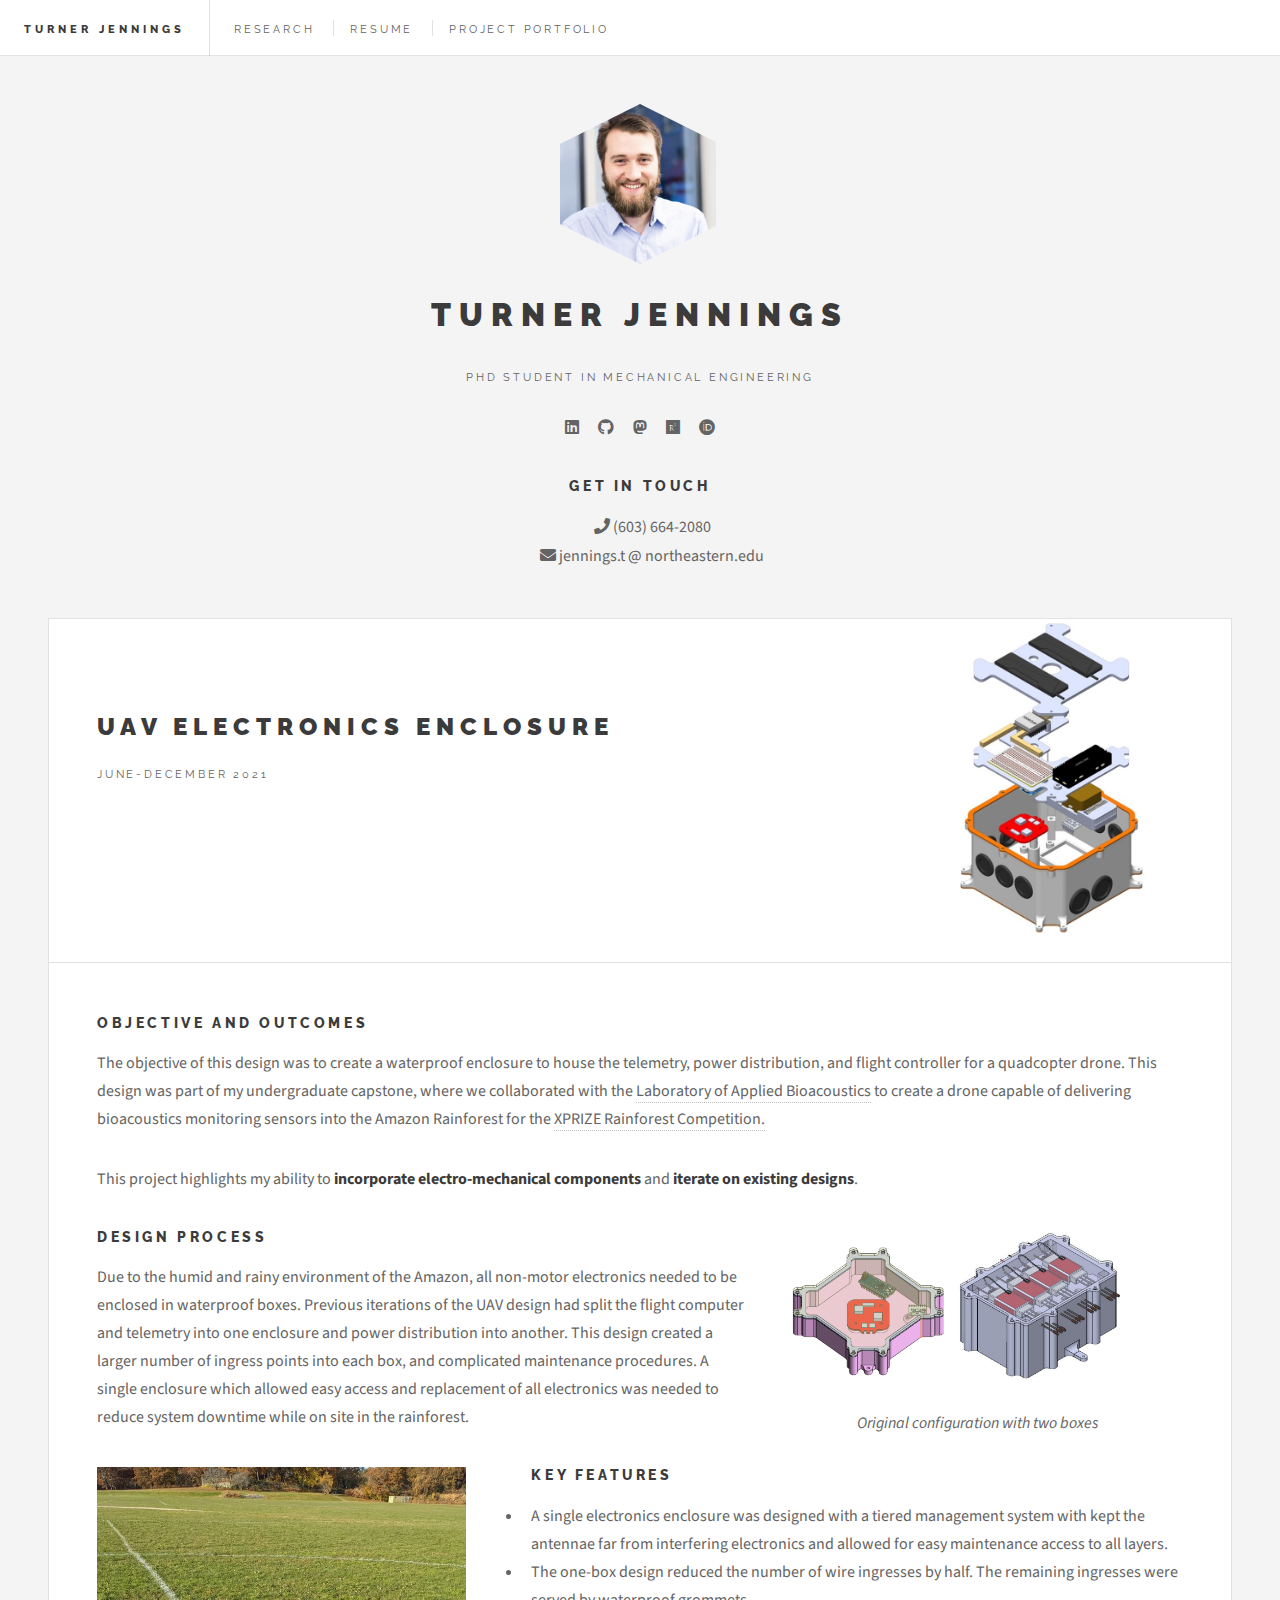
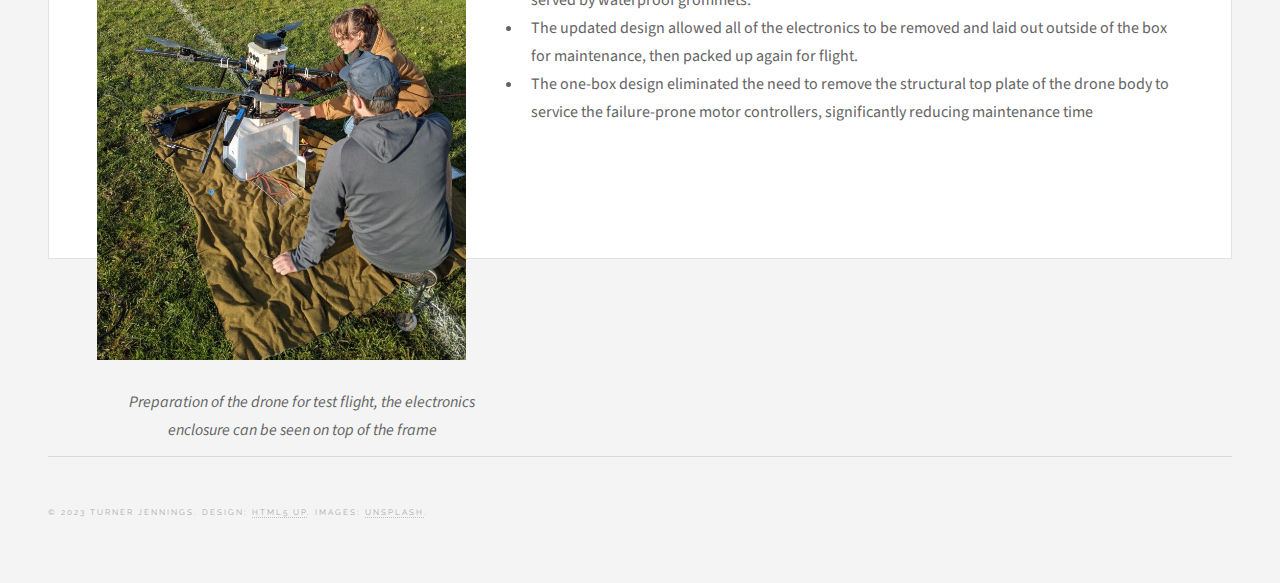
<file: capstone.html>
<!DOCTYPE HTML>
<!--
	Future Imperfect by HTML5 UP
	html5up.net | @ajlkn
	Free for personal and commercial use under the CCA 3.0 license (html5up.net/license)
-->
<html>
	<head>
		<title>UAV electronics enclosure | Turner Jennings</title>
		<meta charset="utf-8" />
		<meta name="viewport" content="width=device-width, initial-scale=1, user-scalable=no" />
		<link rel="stylesheet" href="assets/css/main.css" />
	</head>
	<body class="is-preload">

		<!-- Wrapper -->
			<div id="wrapper">

				<!-- Header -->
					<header id="header">
						<h1><a href="index.html">Turner Jennings</a></h1>
						<nav class="links">
							<ul>
								<li><a href="research.html">Research</a></li>
								<li><a href="paperscv.html">Resume</a></li>
								<li><a href="portfolio.html">Project Portfolio</a></li>
							</ul>
						</nav>
						<nav class="main">
							<ul>
								<li class="menu">
									<a class="fa-bars" href="#menu">Menu</a>
								</li>
							</ul>
						</nav>
					</header>

					<!-- Menu -->
					<section id="menu">


						<!-- Links -->
							<section>
								<ul class="links">
									<li>
										<a href="index.html">
											<h3>Home</h3>
										</a>
									</li>
									<li>
										<a href="research.html">
											<h3>Research</h3>
										</a>
									</li>
									<li>
										<a href="paperscv.html">
											<h3>Resume</h3>
										</a>
									</li>

									<li>
										<a href="portfolio.html">
											<h3>Project Portfolio</h3>
										</a>
									</li>
								</ul>
							</section>

					</section>

				<!-- Main -->
					<div id="main">
						<!-- about-->
							<article class="post">
								<header>
									<div class="title">
										<br>
										<h2>UAV electronics enclosure</h2>
										<p>June-December 2021</p>
									</div>
									<span class="image center"><img src="images/topbox.jpg" alt="Electronics box" width="360"/><br></span>
								</header>
								<!--	
								</header>
								<div class="row">
									<h2>Resonant vibration characteristics in the brain</h2>
									<div>
											<span class="image left"><img src="images/natfreqs.jpg" alt="" width="480"/><br><em>Vibration modes of the brain for selected natural frequencies</em></span>
	
											<p>Any physical object has a set of natural frequencies of oscillation.  If an outside vibration is applied at one of those frequencies, it can induce resonance in the object.  The objective of my research is to indentify the resonant vibration frequencies and modes of the head, and how these frequencies vary from person to person.
												  By identifying which excitation frequencies which may be harmful to the brain, we can then work towards better protection by selectively attenuating those frequencies.</p>
									</div>
								</div>
							-->
							<div>


								<h3>Objective and outcomes</h3>
								<p>The objective of this design was to create a waterproof enclosure to house the telemetry, power distribution, and flight controller for a quadcopter
									drone.  This design was part of my undergraduate capstone, where we collaborated with the <a href="https://michel-andre.squarespace.com/lab">
									Laboratory of Applied Bioacoustics</a> to create a drone capable of delivering bioacoustics monitoring sensors into the Amazon Rainforest for the
									<a href="https://www.xprize.org/prizes/rainforest">XPRIZE Rainforest Competition.</a>
								</p>
								<p>This project highlights my ability to <b>incorporate electro-mechanical components</b> and <b>iterate on existing designs</b>.
								</p>
							</div>

							<div>
								<span class="image right"><img src="images/twobox.png" alt="two-box configuration" width="480"><br><em>Original configuration with two boxes</em></span>
								<h3>Design Process</h3>

								<p>Due to the humid and rainy environment of the Amazon, all non-motor electronics needed to be enclosed in waterproof boxes.
								Previous iterations of the UAV design had split the flight computer and telemetry into one enclosure and power distribution into another.  This design
								created a larger number of ingress points into each box, and complicated maintenance procedures. A single enclosure which allowed easy access and replacement
								of all electronics was needed to reduce system downtime while on site in the rainforest.</p>
							</div>

							
							
							<div>
								<span class="image left"><img src="images/drone.jpg" alt="Preparation of the drone for test flight" width="480"><br><em>Preparation of the drone for test flight, the 
									electronics enclosure can be seen on top of the frame
								</em></span>
								<h3>Key features</h3>

							<ul>
								<li>A single electronics enclosure was designed with a tiered management system with kept the antennae far from interfering electronics and allowed
									for easy maintenance access to all layers.
								</li>
								<li>The one-box design reduced the number of wire ingresses by half.  The remaining ingresses were served by waterproof grommets.
								</li>  
								<li>The updated design allowed all of the electronics to be removed and laid out outside of the box for maintenance, then packed up again for flight.
								</li>
								<li>The one-box design eliminated the need to remove the structural top plate of the drone body to service the failure-prone motor controllers, significantly 
									reducing maintenance time
								</li>
							
							</ul>
							<br>
							<br>
							<br>
							</div>


						<!-- Post -->
						<!--
							<article class="post">
								<header>
									<div class="title">
										<h2><a href="single.html">Magna sed adipiscing</a></h2>
										<p>Lorem ipsum dolor amet nullam consequat etiam feugiat</p>
									</div>
									<div class="meta">
										<time class="published" datetime="2015-11-01">November 1, 2015</time>
										<a href="#" class="author"><span class="name">Jane Doe</span><img src="images/avatar.jpg" alt="" /></a>
									</div>
								</header>
								<a href="single.html" class="image featured"><img src="images/pic01.jpg" alt="" /></a>
								<p>Mauris neque quam, fermentum ut nisl vitae, convallis maximus nisl. Sed mattis nunc id lorem euismod placerat. Vivamus porttitor magna enim, ac accumsan tortor cursus at. Phasellus sed ultricies mi non congue ullam corper. Praesent tincidunt sed tellus ut rutrum. Sed vitae justo condimentum, porta lectus vitae, ultricies congue gravida diam non fringilla.</p>
								<footer>
									<ul class="actions">
										<li><a href="single.html" class="button large">Continue Reading</a></li>
									</ul>
									<ul class="stats">
										<li><a href="#">General</a></li>
										<li><a href="#" class="icon solid fa-heart">28</a></li>
										<li><a href="#" class="icon solid fa-comment">128</a></li>
									</ul>
								</footer>
							</article>
						-->


						<!-- Post -->
						<!--
							<article class="post">
								<header>
									<div class="title">
										<h2><a href="#">Elements</a></h2>
										<p>Lorem ipsum dolor amet nullam consequat etiam feugiat</p>
									</div>
									<div class="meta">
										<time class="published" datetime="2015-10-18">October 18, 2015</time>
										<a href="#" class="author"><span class="name">Jane Doe</span><img src="images/avatar.jpg" alt="" /></a>
									</div>
								</header>

								<section>
									<h3>Text</h3>
									<p>This is <b>bold</b> and this is <strong>strong</strong>. This is <i>italic</i> and this is <em>emphasized</em>.
									This is <sup>superscript</sup> text and this is <sub>subscript</sub> text.
									This is <u>underlined</u> and this is code: <code>for (;;) { ... }</code>. Finally, <a href="#">this is a link</a>.</p>
									<hr />
									<p>Nunc lacinia ante nunc ac lobortis. Interdum adipiscing gravida odio porttitor sem non mi integer non faucibus ornare mi ut ante amet placerat aliquet. Volutpat eu sed ante lacinia sapien lorem accumsan varius montes viverra nibh in adipiscing blandit tempus accumsan.</p>
									<hr />
									<h2>Heading Level 2</h2>
									<h3>Heading Level 3</h3>
									<h4>Heading Level 4</h4>
									<hr />
									<h4>Blockquote</h4>
									<blockquote>Fringilla nisl. Donec accumsan interdum nisi, quis tincidunt felis sagittis eget tempus euismod. Vestibulum ante ipsum primis in faucibus vestibulum. Blandit adipiscing eu felis iaculis volutpat ac adipiscing accumsan faucibus. Vestibulum ante ipsum primis in faucibus lorem ipsum dolor sit amet nullam adipiscing eu felis.</blockquote>
									<h4>Preformatted</h4>
									<pre><code>i = 0;

while (!deck.isInOrder()) {
  print 'Iteration ' + i;
  deck.shuffle();
  i++;
}

print 'It took ' + i + ' iterations to sort the deck.';</code></pre>
								</section>

								<section>
									<h3>Lists</h3>
									<div class="row">
										<div class="col-6 col-12-medium">
											<h4>Unordered</h4>
											<ul>
												<li>Dolor pulvinar etiam.</li>
												<li>Sagittis adipiscing.</li>
												<li>Felis enim feugiat.</li>
											</ul>
											<h4>Alternate</h4>
											<ul class="alt">
												<li>Dolor pulvinar etiam.</li>
												<li>Sagittis adipiscing.</li>
												<li>Felis enim feugiat.</li>
											</ul>
										</div>
										<div class="col-6 col-12-medium">
											<h4>Ordered</h4>
											<ol>
												<li>Dolor pulvinar etiam.</li>
												<li>Etiam vel felis viverra.</li>
												<li>Felis enim feugiat.</li>
												<li>Dolor pulvinar etiam.</li>
												<li>Etiam vel felis lorem.</li>
												<li>Felis enim et feugiat.</li>
											</ol>
											<h4>Icons</h4>
											<ul class="icons">
												<li><a href="#" class="icon brands fa-twitter"><span class="label">Twitter</span></a></li>
												<li><a href="#" class="icon brands fa-facebook-f"><span class="label">Facebook</span></a></li>
												<li><a href="#" class="icon brands fa-instagram"><span class="label">Instagram</span></a></li>
												<li><a href="#" class="icon brands fa-github"><span class="label">Github</span></a></li>
											</ul>
										</div>
									</div>
									<h3>Actions</h3>
									<div class="row">
										<div class="col-6 col-12-medium">
											<ul class="actions">
												<li><a href="#" class="button">Default</a></li>
												<li><a href="#" class="button">Default</a></li>
												<li><a href="#" class="button">Default</a></li>
											</ul>
											<ul class="actions small">
												<li><a href="#" class="button small">Small</a></li>
												<li><a href="#" class="button small">Small</a></li>
												<li><a href="#" class="button small">Small</a></li>
											</ul>
											<ul class="actions stacked">
												<li><a href="#" class="button">Default</a></li>
												<li><a href="#" class="button">Default</a></li>
												<li><a href="#" class="button">Default</a></li>
											</ul>
											<ul class="actions stacked">
												<li><a href="#" class="button small">Small</a></li>
												<li><a href="#" class="button small">Small</a></li>
												<li><a href="#" class="button small">Small</a></li>
											</ul>
										</div>
										<div class="col-6 col-12-medium">
											<ul class="actions stacked">
												<li><a href="#" class="button fit">Default</a></li>
												<li><a href="#" class="button fit">Default</a></li>
											</ul>
											<ul class="actions stacked">
												<li><a href="#" class="button small fit">Small</a></li>
												<li><a href="#" class="button small fit">Small</a></li>
											</ul>
										</div>
									</div>
								</section>

								<section>
									<h3>Table</h3>
									<h4>Default</h4>
									<div class="table-wrapper">
										<table>
											<thead>
												<tr>
													<th>Name</th>
													<th>Description</th>
													<th>Price</th>
												</tr>
											</thead>
											<tbody>
												<tr>
													<td>Item One</td>
													<td>Ante turpis integer aliquet porttitor.</td>
													<td>29.99</td>
												</tr>
												<tr>
													<td>Item Two</td>
													<td>Vis ac commodo adipiscing arcu aliquet.</td>
													<td>19.99</td>
												</tr>
												<tr>
													<td>Item Three</td>
													<td> Morbi faucibus arcu accumsan lorem.</td>
													<td>29.99</td>
												</tr>
												<tr>
													<td>Item Four</td>
													<td>Vitae integer tempus condimentum.</td>
													<td>19.99</td>
												</tr>
												<tr>
													<td>Item Five</td>
													<td>Ante turpis integer aliquet porttitor.</td>
													<td>29.99</td>
												</tr>
											</tbody>
											<tfoot>
												<tr>
													<td colspan="2"></td>
													<td>100.00</td>
												</tr>
											</tfoot>
										</table>
									</div>

									<h4>Alternate</h4>
									<div class="table-wrapper">
										<table class="alt">
											<thead>
												<tr>
													<th>Name</th>
													<th>Description</th>
													<th>Price</th>
												</tr>
											</thead>
											<tbody>
												<tr>
													<td>Item One</td>
													<td>Ante turpis integer aliquet porttitor.</td>
													<td>29.99</td>
												</tr>
												<tr>
													<td>Item Two</td>
													<td>Vis ac commodo adipiscing arcu aliquet.</td>
													<td>19.99</td>
												</tr>
												<tr>
													<td>Item Three</td>
													<td> Morbi faucibus arcu accumsan lorem.</td>
													<td>29.99</td>
												</tr>
												<tr>
													<td>Item Four</td>
													<td>Vitae integer tempus condimentum.</td>
													<td>19.99</td>
												</tr>
												<tr>
													<td>Item Five</td>
													<td>Ante turpis integer aliquet porttitor.</td>
													<td>29.99</td>
												</tr>
											</tbody>
											<tfoot>
												<tr>
													<td colspan="2"></td>
													<td>100.00</td>
												</tr>
											</tfoot>
										</table>
									</div>
								</section>

								<section>
									<h3>Buttons</h3>
									<ul class="actions">
										<li><a href="#" class="button large">Large</a></li>
										<li><a href="#" class="button">Default</a></li>
										<li><a href="#" class="button small">Small</a></li>
									</ul>
									<ul class="actions fit">
										<li><a href="#" class="button fit">Fit</a></li>
										<li><a href="#" class="button fit">Fit</a></li>
										<li><a href="#" class="button fit">Fit</a></li>
									</ul>
									<ul class="actions fit small">
										<li><a href="#" class="button fit small">Fit + Small</a></li>
										<li><a href="#" class="button fit small">Fit + Small</a></li>
										<li><a href="#" class="button fit small">Fit + Small</a></li>
									</ul>
									<ul class="actions">
										<li><a href="#" class="button icon solid fa-download">Icon</a></li>
										<li><a href="#" class="button icon solid fa-upload">Icon</a></li>
										<li><a href="#" class="button icon solid fa-save">Icon</a></li>
									</ul>
									<ul class="actions">
										<li><span class="button disabled">Disabled</span></li>
										<li><span class="button disabled icon solid fa-download">Disabled</span></li>
									</ul>
								</section>

								<section>
									<h3>Form</h3>
									<form method="post" action="#">
										<div class="row gtr-uniform">
											<div class="col-6 col-12-xsmall">
												<input type="text" name="demo-name" id="demo-name" value="" placeholder="Name" />
											</div>
											<div class="col-6 col-12-xsmall">
												<input type="email" name="demo-email" id="demo-email" value="" placeholder="Email" />
											</div>
											<div class="col-12">
												<select name="demo-category" id="demo-category">
													<option value="">- Category -</option>
													<option value="1">Manufacturing</option>
													<option value="1">Shipping</option>
													<option value="1">Administration</option>
													<option value="1">Human Resources</option>
												</select>
											</div>
											<div class="col-4 col-12-small">
												<input type="radio" id="demo-priority-low" name="demo-priority" checked>
												<label for="demo-priority-low">Low</label>
											</div>
											<div class="col-4 col-12-small">
												<input type="radio" id="demo-priority-normal" name="demo-priority">
												<label for="demo-priority-normal">Normal</label>
											</div>
											<div class="col-4 col-12-small">
												<input type="radio" id="demo-priority-high" name="demo-priority">
												<label for="demo-priority-high">High</label>
											</div>
											<div class="col-6 col-12-small">
												<input type="checkbox" id="demo-copy" name="demo-copy">
												<label for="demo-copy">Email me a copy</label>
											</div>
											<div class="col-6 col-12-small">
												<input type="checkbox" id="demo-human" name="demo-human" checked>
												<label for="demo-human">Not a robot</label>
											</div>
											<div class="col-12">
												<textarea name="demo-message" id="demo-message" placeholder="Enter your message" rows="6"></textarea>
											</div>
											<div class="col-12">
												<ul class="actions">
													<li><input type="submit" value="Send Message" /></li>
													<li><input type="reset" value="Reset" /></li>
												</ul>
											</div>
										</div>
									</form>
								</section>

								<section>
									<h3>Image</h3>
									<h4>Fit</h4>
									<div class="box alt">
										<div class="row gtr-uniform">
											<div class="col-12"><span class="image fit"><img src="images/pic02.jpg" alt="" /></span></div>
											<div class="col-4"><span class="image fit"><img src="images/pic04.jpg" alt="" /></span></div>
											<div class="col-4"><span class="image fit"><img src="images/pic05.jpg" alt="" /></span></div>
											<div class="col-4"><span class="image fit"><img src="images/pic06.jpg" alt="" /></span></div>
											<div class="col-4"><span class="image fit"><img src="images/pic06.jpg" alt="" /></span></div>
											<div class="col-4"><span class="image fit"><img src="images/pic04.jpg" alt="" /></span></div>
											<div class="col-4"><span class="image fit"><img src="images/pic05.jpg" alt="" /></span></div>
											<div class="col-4"><span class="image fit"><img src="images/pic05.jpg" alt="" /></span></div>
											<div class="col-4"><span class="image fit"><img src="images/pic06.jpg" alt="" /></span></div>
											<div class="col-4"><span class="image fit"><img src="images/pic04.jpg" alt="" /></span></div>
										</div>
									</div>
									<h4>Left &amp; Right</h4>
									<p><span class="image left"><img src="images/pic07.jpg" alt="" /></span>Fringilla nisl. Donec accumsan interdum nisi, quis tincidunt felis sagittis eget. tempus euismod. Vestibulum ante ipsum primis in faucibus vestibulum. Blandit adipiscing eu felis iaculis volutpat ac adipiscing accumsan eu faucibus. Integer ac pellentesque praesent tincidunt felis sagittis eget. tempus euismod. Vestibulum ante ipsum primis in faucibus vestibulum. Blandit adipiscing eu felis iaculis volutpat ac adipiscing accumsan eu faucibus. Integer ac pellentesque praesent. Donec accumsan interdum nisi, quis tincidunt felis sagittis eget. tempus euismod. Vestibulum ante ipsum primis in faucibus vestibulum. Blandit adipiscing eu felis iaculis volutpat ac adipiscing accumsan eu faucibus. Integer ac pellentesque praesent tincidunt felis sagittis eget. tempus euismod. Vestibulum ante ipsum primis in faucibus vestibulum. Blandit adipiscing eu felis iaculis volutpat ac adipiscing accumsan eu faucibus. Integer ac pellentesque praesent. Blandit adipiscing eu felis iaculis volutpat ac adipiscing accumsan eu faucibus. Integer ac pellentesque praesent tincidunt felis sagittis eget. tempus euismod. Vestibulum ante ipsum primis in faucibus vestibulum. Blandit adipiscing eu felis iaculis volutpat ac adipiscing accumsan eu faucibus. Integer ac pellentesque praesent.</p>
									<p><span class="image right"><img src="images/pic04.jpg" alt="" /></span>Fringilla nisl. Donec accumsan interdum nisi, quis tincidunt felis sagittis eget. tempus euismod. Vestibulum ante ipsum primis in faucibus vestibulum. Blandit adipiscing eu felis iaculis volutpat ac adipiscing accumsan eu faucibus. Integer ac pellentesque praesent tincidunt felis sagittis eget. tempus euismod. Vestibulum ante ipsum primis in faucibus vestibulum. Blandit adipiscing eu felis iaculis volutpat ac adipiscing accumsan eu faucibus. Integer ac pellentesque praesent. Donec accumsan interdum nisi, quis tincidunt felis sagittis eget. tempus euismod. Vestibulum ante ipsum primis in faucibus vestibulum. Blandit adipiscing eu felis iaculis volutpat ac adipiscing accumsan eu faucibus. Integer ac pellentesque praesent tincidunt felis sagittis eget. tempus euismod. Vestibulum ante ipsum primis in faucibus vestibulum. Blandit adipiscing eu felis iaculis volutpat ac adipiscing accumsan eu faucibus. Integer ac pellentesque praesent. Blandit adipiscing eu felis iaculis volutpat ac adipiscing accumsan eu faucibus. Integer ac pellentesque praesent tincidunt felis sagittis eget. tempus euismod. Vestibulum ante ipsum primis in faucibus vestibulum. Blandit adipiscing eu felis iaculis volutpat ac adipiscing accumsan eu faucibus. Integer ac pellentesque praesent.</p>
								</section>

							</article>
						-->

					</div>

				<!-- Sidebar -->
					<section id="sidebar">

						<!-- Intro -->
							<section id="intro">
								<a class="logo"><img src="images/linkedin.jpg" alt="" /></a>
								<header>
									<h2>Turner Jennings</h2>
									<p>PhD Student in Mechanical Engineering</p>
								</header>
								<ul class="icons">
									<li><a href="https://www.linkedin.com/in/tjennings2/" class="icon brands fa-linkedin"><span class="label">LinkedIn</span></a></li>
									<li><a href="https://github.com/turnerjennings" class="icon brands fa-github"><span class="label">Github</span></a></li>
									<li><a href="https://sciencemastodon.com/@turnerjennings" class="icon brands fa-mastodon"><span class="label">Mastodon</span></a></li>
									<li><a href="https://www.researchgate.net/profile/Turner-Jennings" class="icon brands fa-researchgate"><span class="label">ResearchGate</span></a></li>
									<li><a href="https://orcid.org/0009-0003-3536-3645" class="icon brands fa-orcid"><span class="label">Orcid</span></a></li>
								</ul>

								<h3>Get in touch</h3>
								<ul style="list-style-type:none;">
									<li><a href="tel:603-664-2080" class="icon solid fa-phone"><span class="label">Phone</span></a> (603) 664-2080</li>
									<li><a href="mailto:jennings.t@northeastern.edu" class="icon solid fa-envelope"><span class="label">Email</span></a> jennings.t @ northeastern.edu</li>
								</ul>
							</section>

						<!-- Footer -->
							<section id="footer">

								<p class="copyright">&copy; 2023 Turner Jennings. Design: <a href="http://html5up.net">HTML5 UP</a>. Images: <a href="http://unsplash.com">Unsplash</a>.</p>
							</section>

					</section>

			</div>

		<!-- Scripts -->
			<script src="assets/js/jquery.min.js"></script>
			<script src="assets/js/browser.min.js"></script>
			<script src="assets/js/breakpoints.min.js"></script>
			<script src="assets/js/util.js"></script>
			<script src="assets/js/main.js"></script>

	</body>
</html>
</file>
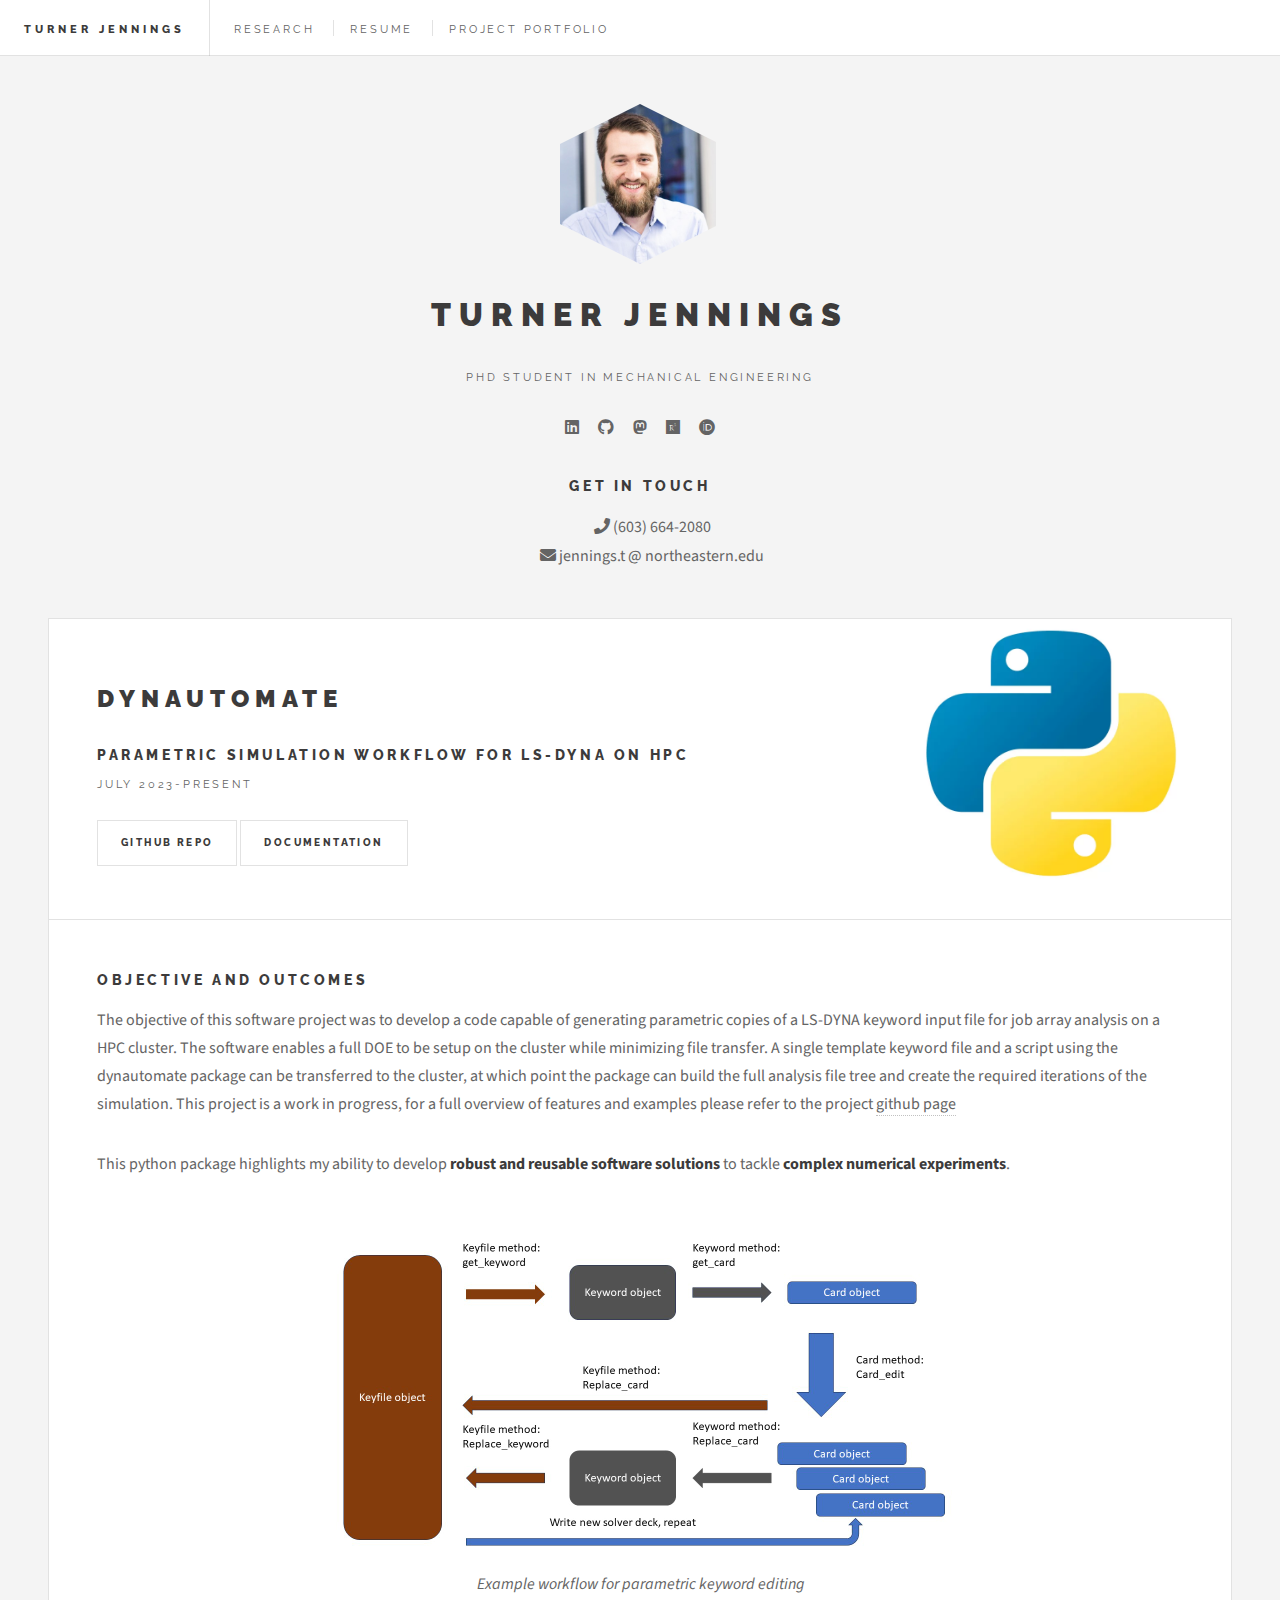
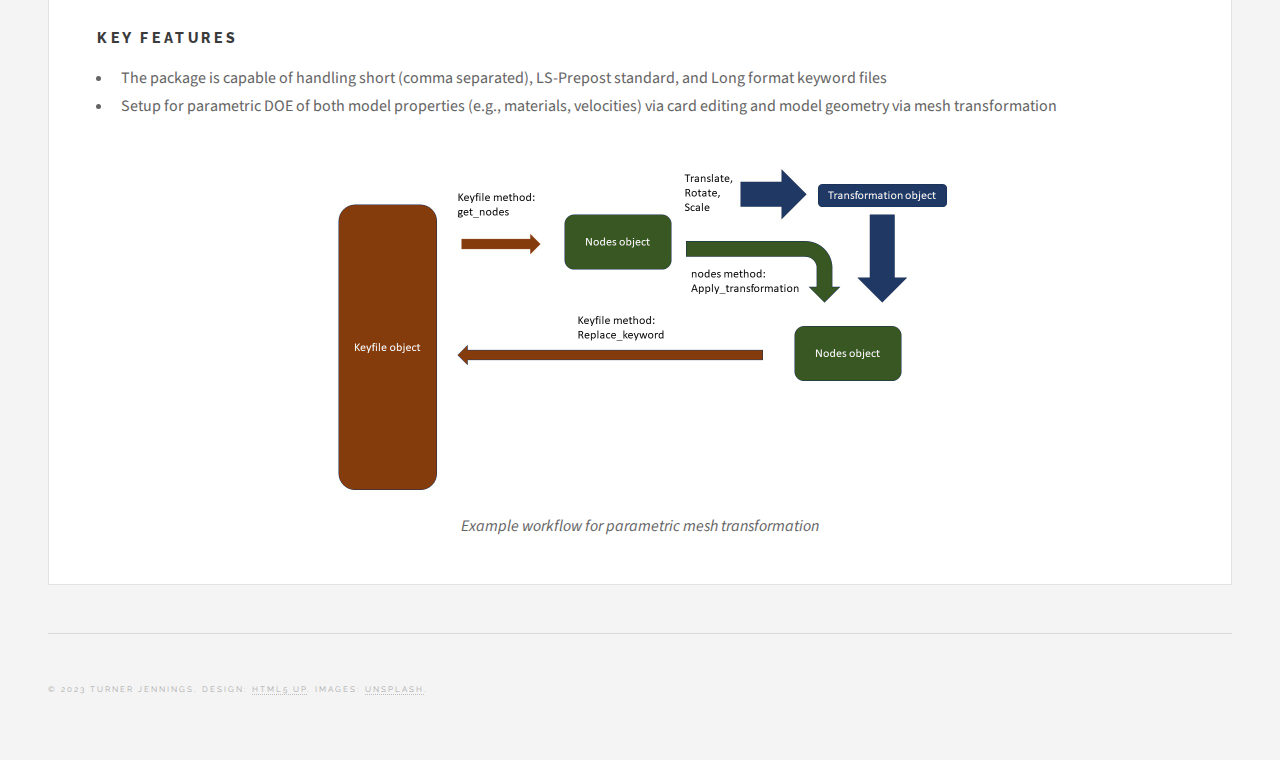
<file: dynautomate.html>
<!DOCTYPE HTML>
<!--
	Future Imperfect by HTML5 UP
	html5up.net | @ajlkn
	Free for personal and commercial use under the CCA 3.0 license (html5up.net/license)
-->
<html>
	<head>
		<title>Dynautomate | Turner Jennings</title>
		<meta charset="utf-8" />
		<meta name="viewport" content="width=device-width, initial-scale=1, user-scalable=no" />
		<link rel="stylesheet" href="assets/css/main.css" />
	</head>
	<body class="is-preload">

		<!-- Wrapper -->
			<div id="wrapper">

				<!-- Header -->
					<header id="header">
						<h1><a href="index.html">Turner Jennings</a></h1>
						<nav class="links">
							<ul>
								<li><a href="research.html">Research</a></li>
								<li><a href="paperscv.html">Resume</a></li>
								<li><a href="portfolio.html">Project Portfolio</a></li>
							</ul>
						</nav>
						<nav class="main">
							<ul>
								<li class="menu">
									<a class="fa-bars" href="#menu">Menu</a>
								</li>
							</ul>
						</nav>
					</header>

					<!-- Menu -->
					<section id="menu">


						<!-- Links -->
							<section>
								<ul class="links">
									<li>
										<a href="index.html">
											<h3>Home</h3>
										</a>
									</li>
									<li>
										<a href="research.html">
											<h3>Research</h3>
										</a>
									</li>
									<li>
										<a href="paperscv.html">
											<h3>Resume</h3>
										</a>
									</li>

									<li>
										<a href="portfolio.html">
											<h3>Project Portfolio</h3>
										</a>
									</li>
								</ul>
							</section>

					</section>

				<!-- Main -->
					<div id="main">
						<!-- about-->
							<article class="post">
								<header>
									<div class="title">
										
										<h2>Dynautomate</h2>
										<h3>Parametric simulation workflow for LS-DYNA on HPC</h3>
										<p>July 2023-present</p>
										<a href="https://github.com/turnerjennings/dynautomate" class="button">Github Repo</a>
										<a href="https://turnerjennings.github.io/dynautomate/" class="button">Documentation</a>

									</div>
									<span class="image center"><img src="images/Python-logo-notext.jpg" alt="Heated Sample Bath" width="360"/><br></span>
								</header>
								<!--	
								</header>
								<div class="row">
									<h2>Resonant vibration characteristics in the brain</h2>
									<div>
											<span class="image left"><img src="images/natfreqs.jpg" alt="" width="480"/><br><em>Vibration modes of the brain for selected natural frequencies</em></span>
	
											<p>Any physical object has a set of natural frequencies of oscillation.  If an outside vibration is applied at one of those frequencies, it can induce resonance in the object.  The objective of my research is to indentify the resonant vibration frequencies and modes of the head, and how these frequencies vary from person to person.
												  By identifying which excitation frequencies which may be harmful to the brain, we can then work towards better protection by selectively attenuating those frequencies.</p>
									</div>
								</div>
							-->
							<div>
								<h3>Objective and outcomes</h3>
								<p>The objective of this software project was to develop a code capable of generating parametric copies of a LS-DYNA keyword input file for job array 
									analysis on a HPC cluster.  The software enables a full DOE to be setup on the cluster while minimizing file transfer.  A single template keyword file 
									and a script using the dynautomate package can be transferred to the cluster, at which point the package can build the full analysis file tree and create
									the required iterations of the simulation.  This project is a work in progress, for a full overview of features and examples please refer to the project 
									<a href="https://github.com/turnerjennings/dynautomate"> github page</a>

								</p>
								<p>This python package highlights my ability to develop <b>robust and reusable software solutions</b> to tackle <b>complex numerical experiments</b>.
								</p>
							</div>

							<img src="images/daynakeywordtransform.jpg" class="image center" width="640">
							<span class="image center"><em>Example workflow for parametric keyword editing</em></span><br>
							
							<div>

								
								<h3>Key features</h3>
							<ul>
								<li>The package is capable of handling short (comma separated), LS-Prepost standard, and Long format keyword files
								</li>
								<li>Setup for parametric DOE of both model properties (e.g., materials, velocities) via card editing and model geometry via mesh transformation
								</li>  
							
							</ul>
							</div>

							<img src="images/dynameshtransform.jpg" class="image center" width="640">
							<span class="image center"><em>Example workflow for parametric mesh transformation</em></span><br>


						<!-- Post -->
						<!--
							<article class="post">
								<header>
									<div class="title">
										<h2><a href="single.html">Magna sed adipiscing</a></h2>
										<p>Lorem ipsum dolor amet nullam consequat etiam feugiat</p>
									</div>
									<div class="meta">
										<time class="published" datetime="2015-11-01">November 1, 2015</time>
										<a href="#" class="author"><span class="name">Jane Doe</span><img src="images/avatar.jpg" alt="" /></a>
									</div>
								</header>
								<a href="single.html" class="image featured"><img src="images/pic01.jpg" alt="" /></a>
								<p>Mauris neque quam, fermentum ut nisl vitae, convallis maximus nisl. Sed mattis nunc id lorem euismod placerat. Vivamus porttitor magna enim, ac accumsan tortor cursus at. Phasellus sed ultricies mi non congue ullam corper. Praesent tincidunt sed tellus ut rutrum. Sed vitae justo condimentum, porta lectus vitae, ultricies congue gravida diam non fringilla.</p>
								<footer>
									<ul class="actions">
										<li><a href="single.html" class="button large">Continue Reading</a></li>
									</ul>
									<ul class="stats">
										<li><a href="#">General</a></li>
										<li><a href="#" class="icon solid fa-heart">28</a></li>
										<li><a href="#" class="icon solid fa-comment">128</a></li>
									</ul>
								</footer>
							</article>
						-->


						<!-- Post -->
						<!--
							<article class="post">
								<header>
									<div class="title">
										<h2><a href="#">Elements</a></h2>
										<p>Lorem ipsum dolor amet nullam consequat etiam feugiat</p>
									</div>
									<div class="meta">
										<time class="published" datetime="2015-10-18">October 18, 2015</time>
										<a href="#" class="author"><span class="name">Jane Doe</span><img src="images/avatar.jpg" alt="" /></a>
									</div>
								</header>

								<section>
									<h3>Text</h3>
									<p>This is <b>bold</b> and this is <strong>strong</strong>. This is <i>italic</i> and this is <em>emphasized</em>.
									This is <sup>superscript</sup> text and this is <sub>subscript</sub> text.
									This is <u>underlined</u> and this is code: <code>for (;;) { ... }</code>. Finally, <a href="#">this is a link</a>.</p>
									<hr />
									<p>Nunc lacinia ante nunc ac lobortis. Interdum adipiscing gravida odio porttitor sem non mi integer non faucibus ornare mi ut ante amet placerat aliquet. Volutpat eu sed ante lacinia sapien lorem accumsan varius montes viverra nibh in adipiscing blandit tempus accumsan.</p>
									<hr />
									<h2>Heading Level 2</h2>
									<h3>Heading Level 3</h3>
									<h4>Heading Level 4</h4>
									<hr />
									<h4>Blockquote</h4>
									<blockquote>Fringilla nisl. Donec accumsan interdum nisi, quis tincidunt felis sagittis eget tempus euismod. Vestibulum ante ipsum primis in faucibus vestibulum. Blandit adipiscing eu felis iaculis volutpat ac adipiscing accumsan faucibus. Vestibulum ante ipsum primis in faucibus lorem ipsum dolor sit amet nullam adipiscing eu felis.</blockquote>
									<h4>Preformatted</h4>
									<pre><code>i = 0;

while (!deck.isInOrder()) {
  print 'Iteration ' + i;
  deck.shuffle();
  i++;
}

print 'It took ' + i + ' iterations to sort the deck.';</code></pre>
								</section>

								<section>
									<h3>Lists</h3>
									<div class="row">
										<div class="col-6 col-12-medium">
											<h4>Unordered</h4>
											<ul>
												<li>Dolor pulvinar etiam.</li>
												<li>Sagittis adipiscing.</li>
												<li>Felis enim feugiat.</li>
											</ul>
											<h4>Alternate</h4>
											<ul class="alt">
												<li>Dolor pulvinar etiam.</li>
												<li>Sagittis adipiscing.</li>
												<li>Felis enim feugiat.</li>
											</ul>
										</div>
										<div class="col-6 col-12-medium">
											<h4>Ordered</h4>
											<ol>
												<li>Dolor pulvinar etiam.</li>
												<li>Etiam vel felis viverra.</li>
												<li>Felis enim feugiat.</li>
												<li>Dolor pulvinar etiam.</li>
												<li>Etiam vel felis lorem.</li>
												<li>Felis enim et feugiat.</li>
											</ol>
											<h4>Icons</h4>
											<ul class="icons">
												<li><a href="#" class="icon brands fa-twitter"><span class="label">Twitter</span></a></li>
												<li><a href="#" class="icon brands fa-facebook-f"><span class="label">Facebook</span></a></li>
												<li><a href="#" class="icon brands fa-instagram"><span class="label">Instagram</span></a></li>
												<li><a href="#" class="icon brands fa-github"><span class="label">Github</span></a></li>
											</ul>
										</div>
									</div>
									<h3>Actions</h3>
									<div class="row">
										<div class="col-6 col-12-medium">
											<ul class="actions">
												<li><a href="#" class="button">Default</a></li>
												<li><a href="#" class="button">Default</a></li>
												<li><a href="#" class="button">Default</a></li>
											</ul>
											<ul class="actions small">
												<li><a href="#" class="button small">Small</a></li>
												<li><a href="#" class="button small">Small</a></li>
												<li><a href="#" class="button small">Small</a></li>
											</ul>
											<ul class="actions stacked">
												<li><a href="#" class="button">Default</a></li>
												<li><a href="#" class="button">Default</a></li>
												<li><a href="#" class="button">Default</a></li>
											</ul>
											<ul class="actions stacked">
												<li><a href="#" class="button small">Small</a></li>
												<li><a href="#" class="button small">Small</a></li>
												<li><a href="#" class="button small">Small</a></li>
											</ul>
										</div>
										<div class="col-6 col-12-medium">
											<ul class="actions stacked">
												<li><a href="#" class="button fit">Default</a></li>
												<li><a href="#" class="button fit">Default</a></li>
											</ul>
											<ul class="actions stacked">
												<li><a href="#" class="button small fit">Small</a></li>
												<li><a href="#" class="button small fit">Small</a></li>
											</ul>
										</div>
									</div>
								</section>

								<section>
									<h3>Table</h3>
									<h4>Default</h4>
									<div class="table-wrapper">
										<table>
											<thead>
												<tr>
													<th>Name</th>
													<th>Description</th>
													<th>Price</th>
												</tr>
											</thead>
											<tbody>
												<tr>
													<td>Item One</td>
													<td>Ante turpis integer aliquet porttitor.</td>
													<td>29.99</td>
												</tr>
												<tr>
													<td>Item Two</td>
													<td>Vis ac commodo adipiscing arcu aliquet.</td>
													<td>19.99</td>
												</tr>
												<tr>
													<td>Item Three</td>
													<td> Morbi faucibus arcu accumsan lorem.</td>
													<td>29.99</td>
												</tr>
												<tr>
													<td>Item Four</td>
													<td>Vitae integer tempus condimentum.</td>
													<td>19.99</td>
												</tr>
												<tr>
													<td>Item Five</td>
													<td>Ante turpis integer aliquet porttitor.</td>
													<td>29.99</td>
												</tr>
											</tbody>
											<tfoot>
												<tr>
													<td colspan="2"></td>
													<td>100.00</td>
												</tr>
											</tfoot>
										</table>
									</div>

									<h4>Alternate</h4>
									<div class="table-wrapper">
										<table class="alt">
											<thead>
												<tr>
													<th>Name</th>
													<th>Description</th>
													<th>Price</th>
												</tr>
											</thead>
											<tbody>
												<tr>
													<td>Item One</td>
													<td>Ante turpis integer aliquet porttitor.</td>
													<td>29.99</td>
												</tr>
												<tr>
													<td>Item Two</td>
													<td>Vis ac commodo adipiscing arcu aliquet.</td>
													<td>19.99</td>
												</tr>
												<tr>
													<td>Item Three</td>
													<td> Morbi faucibus arcu accumsan lorem.</td>
													<td>29.99</td>
												</tr>
												<tr>
													<td>Item Four</td>
													<td>Vitae integer tempus condimentum.</td>
													<td>19.99</td>
												</tr>
												<tr>
													<td>Item Five</td>
													<td>Ante turpis integer aliquet porttitor.</td>
													<td>29.99</td>
												</tr>
											</tbody>
											<tfoot>
												<tr>
													<td colspan="2"></td>
													<td>100.00</td>
												</tr>
											</tfoot>
										</table>
									</div>
								</section>

								<section>
									<h3>Buttons</h3>
									<ul class="actions">
										<li><a href="#" class="button large">Large</a></li>
										<li><a href="#" class="button">Default</a></li>
										<li><a href="#" class="button small">Small</a></li>
									</ul>
									<ul class="actions fit">
										<li><a href="#" class="button fit">Fit</a></li>
										<li><a href="#" class="button fit">Fit</a></li>
										<li><a href="#" class="button fit">Fit</a></li>
									</ul>
									<ul class="actions fit small">
										<li><a href="#" class="button fit small">Fit + Small</a></li>
										<li><a href="#" class="button fit small">Fit + Small</a></li>
										<li><a href="#" class="button fit small">Fit + Small</a></li>
									</ul>
									<ul class="actions">
										<li><a href="#" class="button icon solid fa-download">Icon</a></li>
										<li><a href="#" class="button icon solid fa-upload">Icon</a></li>
										<li><a href="#" class="button icon solid fa-save">Icon</a></li>
									</ul>
									<ul class="actions">
										<li><span class="button disabled">Disabled</span></li>
										<li><span class="button disabled icon solid fa-download">Disabled</span></li>
									</ul>
								</section>

								<section>
									<h3>Form</h3>
									<form method="post" action="#">
										<div class="row gtr-uniform">
											<div class="col-6 col-12-xsmall">
												<input type="text" name="demo-name" id="demo-name" value="" placeholder="Name" />
											</div>
											<div class="col-6 col-12-xsmall">
												<input type="email" name="demo-email" id="demo-email" value="" placeholder="Email" />
											</div>
											<div class="col-12">
												<select name="demo-category" id="demo-category">
													<option value="">- Category -</option>
													<option value="1">Manufacturing</option>
													<option value="1">Shipping</option>
													<option value="1">Administration</option>
													<option value="1">Human Resources</option>
												</select>
											</div>
											<div class="col-4 col-12-small">
												<input type="radio" id="demo-priority-low" name="demo-priority" checked>
												<label for="demo-priority-low">Low</label>
											</div>
											<div class="col-4 col-12-small">
												<input type="radio" id="demo-priority-normal" name="demo-priority">
												<label for="demo-priority-normal">Normal</label>
											</div>
											<div class="col-4 col-12-small">
												<input type="radio" id="demo-priority-high" name="demo-priority">
												<label for="demo-priority-high">High</label>
											</div>
											<div class="col-6 col-12-small">
												<input type="checkbox" id="demo-copy" name="demo-copy">
												<label for="demo-copy">Email me a copy</label>
											</div>
											<div class="col-6 col-12-small">
												<input type="checkbox" id="demo-human" name="demo-human" checked>
												<label for="demo-human">Not a robot</label>
											</div>
											<div class="col-12">
												<textarea name="demo-message" id="demo-message" placeholder="Enter your message" rows="6"></textarea>
											</div>
											<div class="col-12">
												<ul class="actions">
													<li><input type="submit" value="Send Message" /></li>
													<li><input type="reset" value="Reset" /></li>
												</ul>
											</div>
										</div>
									</form>
								</section>

								<section>
									<h3>Image</h3>
									<h4>Fit</h4>
									<div class="box alt">
										<div class="row gtr-uniform">
											<div class="col-12"><span class="image fit"><img src="images/pic02.jpg" alt="" /></span></div>
											<div class="col-4"><span class="image fit"><img src="images/pic04.jpg" alt="" /></span></div>
											<div class="col-4"><span class="image fit"><img src="images/pic05.jpg" alt="" /></span></div>
											<div class="col-4"><span class="image fit"><img src="images/pic06.jpg" alt="" /></span></div>
											<div class="col-4"><span class="image fit"><img src="images/pic06.jpg" alt="" /></span></div>
											<div class="col-4"><span class="image fit"><img src="images/pic04.jpg" alt="" /></span></div>
											<div class="col-4"><span class="image fit"><img src="images/pic05.jpg" alt="" /></span></div>
											<div class="col-4"><span class="image fit"><img src="images/pic05.jpg" alt="" /></span></div>
											<div class="col-4"><span class="image fit"><img src="images/pic06.jpg" alt="" /></span></div>
											<div class="col-4"><span class="image fit"><img src="images/pic04.jpg" alt="" /></span></div>
										</div>
									</div>
									<h4>Left &amp; Right</h4>
									<p><span class="image left"><img src="images/pic07.jpg" alt="" /></span>Fringilla nisl. Donec accumsan interdum nisi, quis tincidunt felis sagittis eget. tempus euismod. Vestibulum ante ipsum primis in faucibus vestibulum. Blandit adipiscing eu felis iaculis volutpat ac adipiscing accumsan eu faucibus. Integer ac pellentesque praesent tincidunt felis sagittis eget. tempus euismod. Vestibulum ante ipsum primis in faucibus vestibulum. Blandit adipiscing eu felis iaculis volutpat ac adipiscing accumsan eu faucibus. Integer ac pellentesque praesent. Donec accumsan interdum nisi, quis tincidunt felis sagittis eget. tempus euismod. Vestibulum ante ipsum primis in faucibus vestibulum. Blandit adipiscing eu felis iaculis volutpat ac adipiscing accumsan eu faucibus. Integer ac pellentesque praesent tincidunt felis sagittis eget. tempus euismod. Vestibulum ante ipsum primis in faucibus vestibulum. Blandit adipiscing eu felis iaculis volutpat ac adipiscing accumsan eu faucibus. Integer ac pellentesque praesent. Blandit adipiscing eu felis iaculis volutpat ac adipiscing accumsan eu faucibus. Integer ac pellentesque praesent tincidunt felis sagittis eget. tempus euismod. Vestibulum ante ipsum primis in faucibus vestibulum. Blandit adipiscing eu felis iaculis volutpat ac adipiscing accumsan eu faucibus. Integer ac pellentesque praesent.</p>
									<p><span class="image right"><img src="images/pic04.jpg" alt="" /></span>Fringilla nisl. Donec accumsan interdum nisi, quis tincidunt felis sagittis eget. tempus euismod. Vestibulum ante ipsum primis in faucibus vestibulum. Blandit adipiscing eu felis iaculis volutpat ac adipiscing accumsan eu faucibus. Integer ac pellentesque praesent tincidunt felis sagittis eget. tempus euismod. Vestibulum ante ipsum primis in faucibus vestibulum. Blandit adipiscing eu felis iaculis volutpat ac adipiscing accumsan eu faucibus. Integer ac pellentesque praesent. Donec accumsan interdum nisi, quis tincidunt felis sagittis eget. tempus euismod. Vestibulum ante ipsum primis in faucibus vestibulum. Blandit adipiscing eu felis iaculis volutpat ac adipiscing accumsan eu faucibus. Integer ac pellentesque praesent tincidunt felis sagittis eget. tempus euismod. Vestibulum ante ipsum primis in faucibus vestibulum. Blandit adipiscing eu felis iaculis volutpat ac adipiscing accumsan eu faucibus. Integer ac pellentesque praesent. Blandit adipiscing eu felis iaculis volutpat ac adipiscing accumsan eu faucibus. Integer ac pellentesque praesent tincidunt felis sagittis eget. tempus euismod. Vestibulum ante ipsum primis in faucibus vestibulum. Blandit adipiscing eu felis iaculis volutpat ac adipiscing accumsan eu faucibus. Integer ac pellentesque praesent.</p>
								</section>

							</article>
						-->

					</div>

				<!-- Sidebar -->
					<section id="sidebar">

						<!-- Intro -->
							<section id="intro">
								<a class="logo"><img src="images/linkedin.jpg" alt="" /></a>
								<header>
									<h2>Turner Jennings</h2>
									<p>PhD Student in Mechanical Engineering</p>
								</header>
								<ul class="icons">
									<li><a href="https://www.linkedin.com/in/tjennings2/" class="icon brands fa-linkedin"><span class="label">LinkedIn</span></a></li>
									<li><a href="https://github.com/turnerjennings" class="icon brands fa-github"><span class="label">Github</span></a></li>
									<li><a href="https://sciencemastodon.com/@turnerjennings" class="icon brands fa-mastodon"><span class="label">Mastodon</span></a></li>
									<li><a href="https://www.researchgate.net/profile/Turner-Jennings" class="icon brands fa-researchgate"><span class="label">ResearchGate</span></a></li>
									<li><a href="https://orcid.org/0009-0003-3536-3645" class="icon brands fa-orcid"><span class="label">Orcid</span></a></li>
								</ul>

								<h3>Get in touch</h3>
								<ul style="list-style-type:none;">
									<li><a href="tel:603-664-2080" class="icon solid fa-phone"><span class="label">Phone</span></a> (603) 664-2080</li>
									<li><a href="mailto:jennings.t@northeastern.edu" class="icon solid fa-envelope"><span class="label">Email</span></a> jennings.t @ northeastern.edu</li>
								</ul>
							</section>

						<!-- Footer -->
							<section id="footer">

								<p class="copyright">&copy; 2023 Turner Jennings. Design: <a href="http://html5up.net">HTML5 UP</a>. Images: <a href="http://unsplash.com">Unsplash</a>.</p>
							</section>

					</section>

			</div>

		<!-- Scripts -->
			<script src="assets/js/jquery.min.js"></script>
			<script src="assets/js/browser.min.js"></script>
			<script src="assets/js/breakpoints.min.js"></script>
			<script src="assets/js/util.js"></script>
			<script src="assets/js/main.js"></script>

	</body>
</html>
</file>
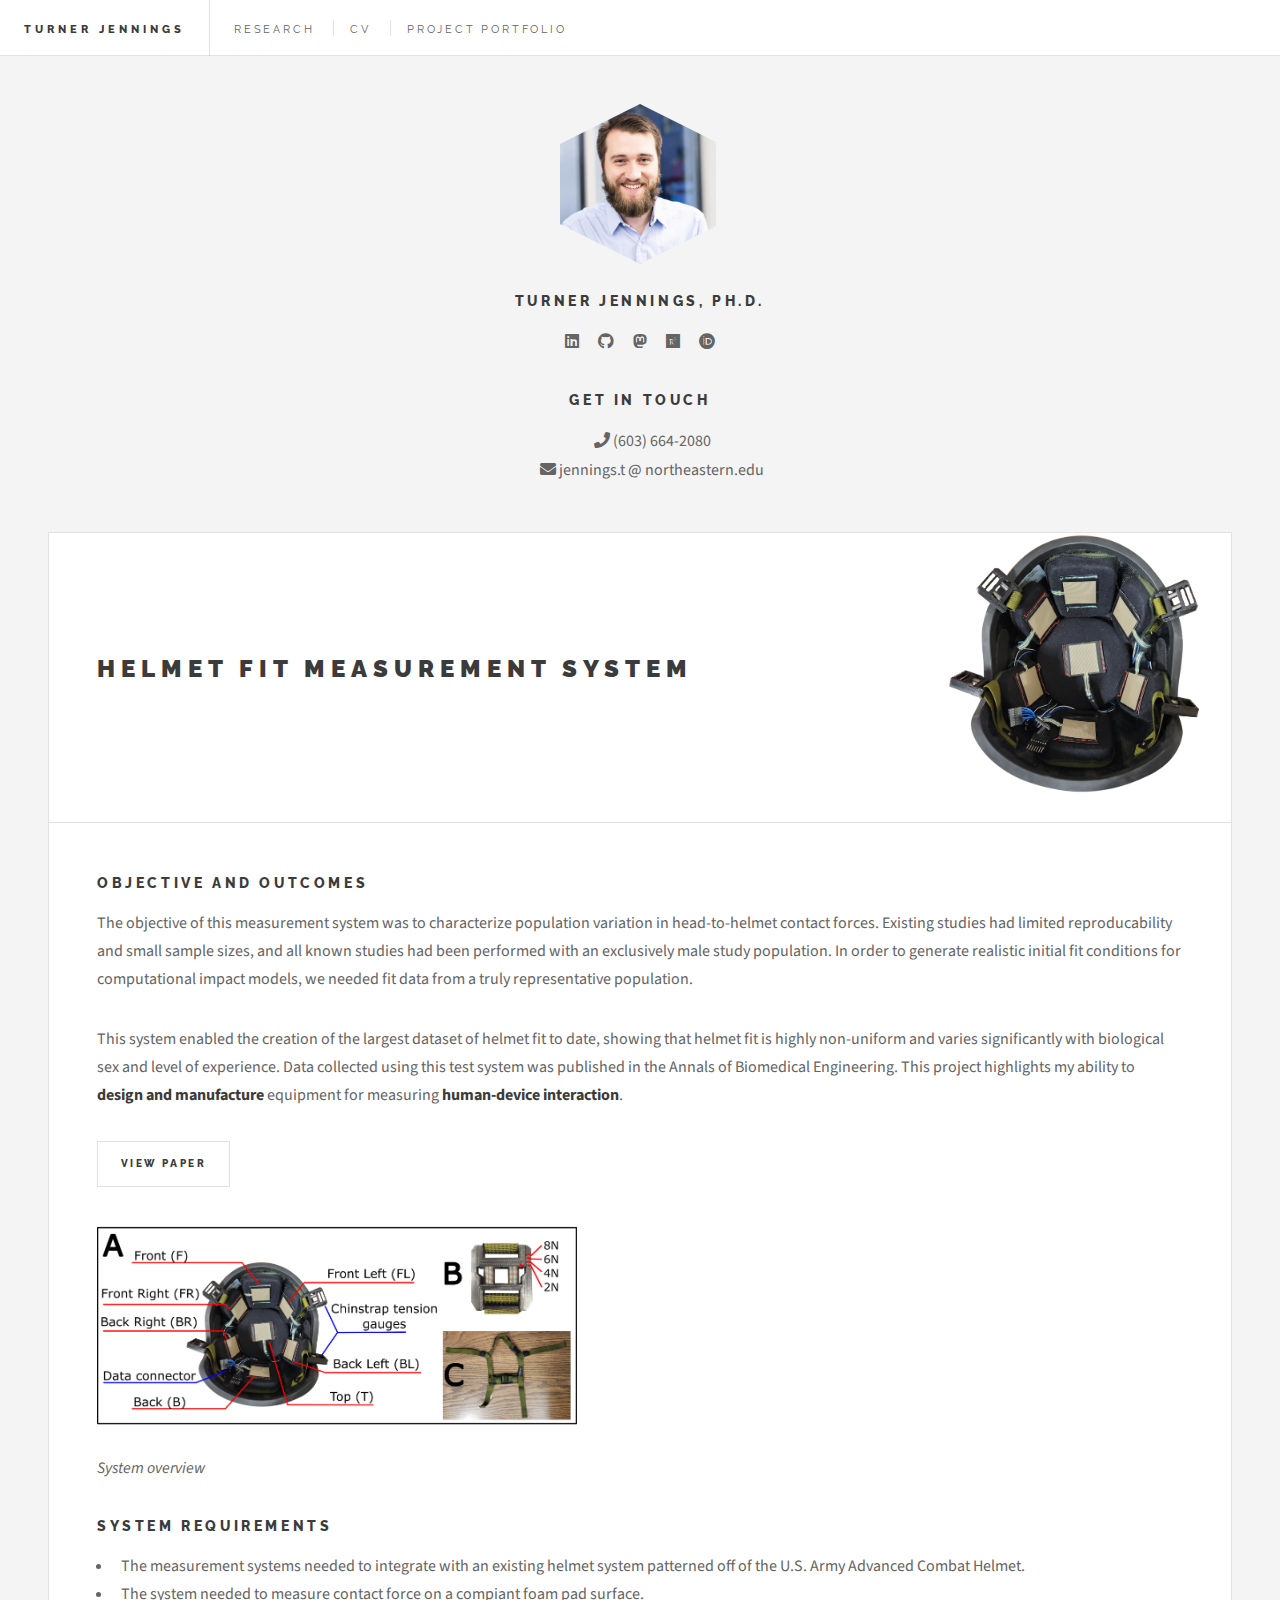
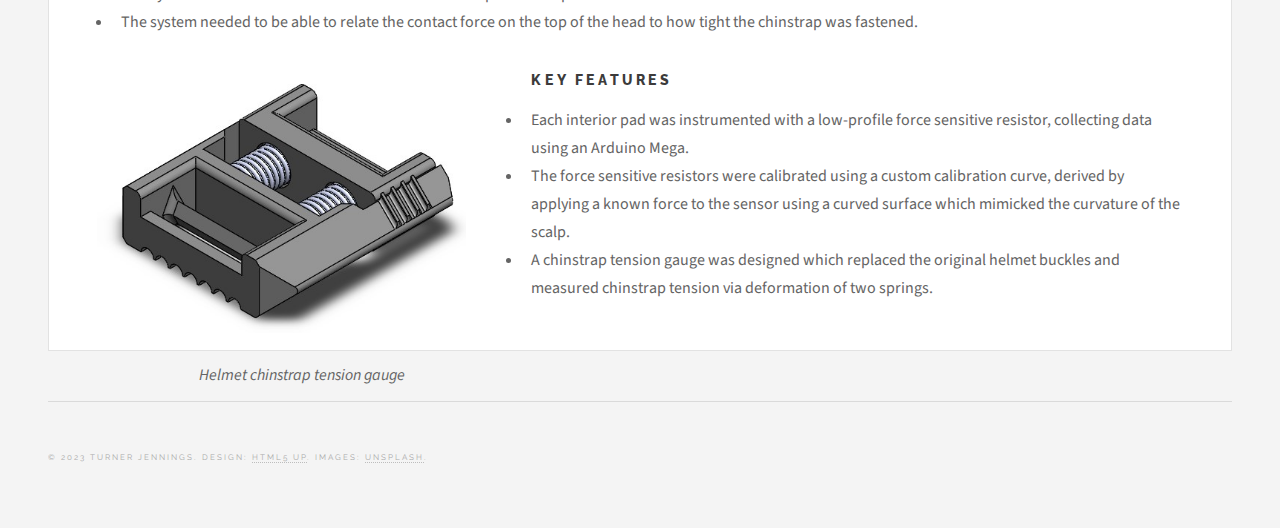
<file: helmetmeasurement.html>
<!DOCTYPE HTML>
<!--
	Future Imperfect by HTML5 UP
	html5up.net | @ajlkn
	Free for personal and commercial use under the CCA 3.0 license (html5up.net/license)
-->
<html>
	<head>
		<title>Helmet Measurement System | Turner Jennings</title>
		<meta charset="utf-8" />
		<meta name="viewport" content="width=device-width, initial-scale=1, user-scalable=no" />
		<link rel="stylesheet" href="assets/css/main.css" />
	</head>
	<body class="is-preload">

		<!-- Wrapper -->
			<div id="wrapper">

				<!-- Header -->
					<header id="header">
						<h1><a href="index.html">Turner Jennings</a></h1>
						<nav class="links">
							<ul>
								<li><a href="research.html">Research</a></li>
								<li><a href="paperscv.html">CV</a></li>
								<li><a href="portfolio.html">Project Portfolio</a></li>
							</ul>
						</nav>
						<nav class="main">
							<ul>
								<li class="menu">
									<a class="fa-bars" href="#menu">Menu</a>
								</li>
							</ul>
						</nav>
					</header>

					<!-- Menu -->
					<section id="menu">


						<!-- Links -->
							<section>
								<ul class="links">
									<li>
										<a href="index.html">
											<h3>Home</h3>
										</a>
									</li>
									<li>
										<a href="research.html">
											<h3>Research</h3>
										</a>
									</li>
									<li>
										<a href="paperscv.html">
											<h3>Resume</h3>
										</a>
									</li>

									<li>
										<a href="portfolio.html">
											<h3>Project Portfolio</h3>
										</a>
									</li>
								</ul>
							</section>

					</section>

				<!-- Main -->
					<div id="main">
						<!-- about-->
							<article class="post">
								<header>
									<div class="title">
										<br><br>
										<h2>Helmet Fit Measurement System</h2>
									</div>
									<span class="image center"><img src="images/helmet_only.png" alt="helmet fit measurement system" width="300"/><br></span>
								</header>
							
							<div>


								<h3>Objective and outcomes</h3>
								<p>
									The objective of this measurement system was to characterize population variation in head-to-helmet contact forces.  Existing studies had limited reproducability and small sample sizes,
									and all known studies had been performed with an exclusively male study population. In order to generate realistic initial fit conditions for computational impact models, we needed fit
									data from a truly representative population.
								</p>
								<p>This system enabled the creation of the largest dataset of helmet fit to date, showing that helmet fit is highly non-uniform and varies significantly with biological sex and level of experience.
									Data collected using this test system was published in the Annals of Biomedical Engineering.  This project highlights my ability to <b>design and manufacture</b> equipment for measuring <b>human-device interaction</b>.
								</p>
								<p><a href="https://doi.org/10.1007/s10439-025-03677-3" class="button">View Paper</a></p>
								
								

							</div>
							<div class="image-center">
								<img src="images/helmetsystemoverview.png" alt="Biaxial loading device overview" width="480">
								<br>
								<p><em>System overview</em></p>
							</div>
							

							<div>
								<h3>System requirements</h3>

								<ul>
									<li>The measurement systems needed to integrate with an existing helmet system patterned off of the U.S. Army Advanced Combat Helmet.</li>
									<li>The system needed to measure contact force on a compiant foam pad surface.</li>
									<li>The system needed to be able to relate the contact force on the top of the head to how tight the chinstrap was fastened.</li>
								</ul>
							</div>

							<div>
							<span class="image left"><img src="images/helmetbuckle.jpg" alt="biaxial fixture" width="100"/><br><em>Helmet chinstrap tension gauge</em></span>
							
							<h3>Key features</h3>
							<ul>

								<li>Each interior pad was instrumented with a low-profile force sensitive resistor, collecting data using an Arduino Mega.</li>
								<li>The force sensitive resistors were calibrated using a custom calibration curve, derived by applying a known force to the sensor using a curved surface
									which mimicked the curvature of the scalp.
								</li>
								<li>A chinstrap tension gauge was designed which replaced the original helmet buckles and measured chinstrap tension via deformation of two springs.</li>  

							
							</ul>
							</div>


						<!-- Post -->
						<!--
							<article class="post">
								<header>
									<div class="title">
										<h2><a href="single.html">Magna sed adipiscing</a></h2>
										<p>Lorem ipsum dolor amet nullam consequat etiam feugiat</p>
									</div>
									<div class="meta">
										<time class="published" datetime="2015-11-01">November 1, 2015</time>
										<a href="#" class="author"><span class="name">Jane Doe</span><img src="images/avatar.jpg" alt="" /></a>
									</div>
								</header>
								<a href="single.html" class="image featured"><img src="images/pic01.jpg" alt="" /></a>
								<p>Mauris neque quam, fermentum ut nisl vitae, convallis maximus nisl. Sed mattis nunc id lorem euismod placerat. Vivamus porttitor magna enim, ac accumsan tortor cursus at. Phasellus sed ultricies mi non congue ullam corper. Praesent tincidunt sed tellus ut rutrum. Sed vitae justo condimentum, porta lectus vitae, ultricies congue gravida diam non fringilla.</p>
								<footer>
									<ul class="actions">
										<li><a href="single.html" class="button large">Continue Reading</a></li>
									</ul>
									<ul class="stats">
										<li><a href="#">General</a></li>
										<li><a href="#" class="icon solid fa-heart">28</a></li>
										<li><a href="#" class="icon solid fa-comment">128</a></li>
									</ul>
								</footer>
							</article>
						-->


						<!-- Post -->
						<!--
							<article class="post">
								<header>
									<div class="title">
										<h2><a href="#">Elements</a></h2>
										<p>Lorem ipsum dolor amet nullam consequat etiam feugiat</p>
									</div>
									<div class="meta">
										<time class="published" datetime="2015-10-18">October 18, 2015</time>
										<a href="#" class="author"><span class="name">Jane Doe</span><img src="images/avatar.jpg" alt="" /></a>
									</div>
								</header>

								<section>
									<h3>Text</h3>
									<p>This is <b>bold</b> and this is <strong>strong</strong>. This is <i>italic</i> and this is <em>emphasized</em>.
									This is <sup>superscript</sup> text and this is <sub>subscript</sub> text.
									This is <u>underlined</u> and this is code: <code>for (;;) { ... }</code>. Finally, <a href="#">this is a link</a>.</p>
									<hr />
									<p>Nunc lacinia ante nunc ac lobortis. Interdum adipiscing gravida odio porttitor sem non mi integer non faucibus ornare mi ut ante amet placerat aliquet. Volutpat eu sed ante lacinia sapien lorem accumsan varius montes viverra nibh in adipiscing blandit tempus accumsan.</p>
									<hr />
									<h2>Heading Level 2</h2>
									<h3>Heading Level 3</h3>
									<h4>Heading Level 4</h4>
									<hr />
									<h4>Blockquote</h4>
									<blockquote>Fringilla nisl. Donec accumsan interdum nisi, quis tincidunt felis sagittis eget tempus euismod. Vestibulum ante ipsum primis in faucibus vestibulum. Blandit adipiscing eu felis iaculis volutpat ac adipiscing accumsan faucibus. Vestibulum ante ipsum primis in faucibus lorem ipsum dolor sit amet nullam adipiscing eu felis.</blockquote>
									<h4>Preformatted</h4>
									<pre><code>i = 0;

while (!deck.isInOrder()) {
  print 'Iteration ' + i;
  deck.shuffle();
  i++;
}

print 'It took ' + i + ' iterations to sort the deck.';</code></pre>
								</section>

								<section>
									<h3>Lists</h3>
									<div class="row">
										<div class="col-6 col-12-medium">
											<h4>Unordered</h4>
											<ul>
												<li>Dolor pulvinar etiam.</li>
												<li>Sagittis adipiscing.</li>
												<li>Felis enim feugiat.</li>
											</ul>
											<h4>Alternate</h4>
											<ul class="alt">
												<li>Dolor pulvinar etiam.</li>
												<li>Sagittis adipiscing.</li>
												<li>Felis enim feugiat.</li>
											</ul>
										</div>
										<div class="col-6 col-12-medium">
											<h4>Ordered</h4>
											<ol>
												<li>Dolor pulvinar etiam.</li>
												<li>Etiam vel felis viverra.</li>
												<li>Felis enim feugiat.</li>
												<li>Dolor pulvinar etiam.</li>
												<li>Etiam vel felis lorem.</li>
												<li>Felis enim et feugiat.</li>
											</ol>
											<h4>Icons</h4>
											<ul class="icons">
												<li><a href="#" class="icon brands fa-twitter"><span class="label">Twitter</span></a></li>
												<li><a href="#" class="icon brands fa-facebook-f"><span class="label">Facebook</span></a></li>
												<li><a href="#" class="icon brands fa-instagram"><span class="label">Instagram</span></a></li>
												<li><a href="#" class="icon brands fa-github"><span class="label">Github</span></a></li>
											</ul>
										</div>
									</div>
									<h3>Actions</h3>
									<div class="row">
										<div class="col-6 col-12-medium">
											<ul class="actions">
												<li><a href="#" class="button">Default</a></li>
												<li><a href="#" class="button">Default</a></li>
												<li><a href="#" class="button">Default</a></li>
											</ul>
											<ul class="actions small">
												<li><a href="#" class="button small">Small</a></li>
												<li><a href="#" class="button small">Small</a></li>
												<li><a href="#" class="button small">Small</a></li>
											</ul>
											<ul class="actions stacked">
												<li><a href="#" class="button">Default</a></li>
												<li><a href="#" class="button">Default</a></li>
												<li><a href="#" class="button">Default</a></li>
											</ul>
											<ul class="actions stacked">
												<li><a href="#" class="button small">Small</a></li>
												<li><a href="#" class="button small">Small</a></li>
												<li><a href="#" class="button small">Small</a></li>
											</ul>
										</div>
										<div class="col-6 col-12-medium">
											<ul class="actions stacked">
												<li><a href="#" class="button fit">Default</a></li>
												<li><a href="#" class="button fit">Default</a></li>
											</ul>
											<ul class="actions stacked">
												<li><a href="#" class="button small fit">Small</a></li>
												<li><a href="#" class="button small fit">Small</a></li>
											</ul>
										</div>
									</div>
								</section>

								<section>
									<h3>Table</h3>
									<h4>Default</h4>
									<div class="table-wrapper">
										<table>
											<thead>
												<tr>
													<th>Name</th>
													<th>Description</th>
													<th>Price</th>
												</tr>
											</thead>
											<tbody>
												<tr>
													<td>Item One</td>
													<td>Ante turpis integer aliquet porttitor.</td>
													<td>29.99</td>
												</tr>
												<tr>
													<td>Item Two</td>
													<td>Vis ac commodo adipiscing arcu aliquet.</td>
													<td>19.99</td>
												</tr>
												<tr>
													<td>Item Three</td>
													<td> Morbi faucibus arcu accumsan lorem.</td>
													<td>29.99</td>
												</tr>
												<tr>
													<td>Item Four</td>
													<td>Vitae integer tempus condimentum.</td>
													<td>19.99</td>
												</tr>
												<tr>
													<td>Item Five</td>
													<td>Ante turpis integer aliquet porttitor.</td>
													<td>29.99</td>
												</tr>
											</tbody>
											<tfoot>
												<tr>
													<td colspan="2"></td>
													<td>100.00</td>
												</tr>
											</tfoot>
										</table>
									</div>

									<h4>Alternate</h4>
									<div class="table-wrapper">
										<table class="alt">
											<thead>
												<tr>
													<th>Name</th>
													<th>Description</th>
													<th>Price</th>
												</tr>
											</thead>
											<tbody>
												<tr>
													<td>Item One</td>
													<td>Ante turpis integer aliquet porttitor.</td>
													<td>29.99</td>
												</tr>
												<tr>
													<td>Item Two</td>
													<td>Vis ac commodo adipiscing arcu aliquet.</td>
													<td>19.99</td>
												</tr>
												<tr>
													<td>Item Three</td>
													<td> Morbi faucibus arcu accumsan lorem.</td>
													<td>29.99</td>
												</tr>
												<tr>
													<td>Item Four</td>
													<td>Vitae integer tempus condimentum.</td>
													<td>19.99</td>
												</tr>
												<tr>
													<td>Item Five</td>
													<td>Ante turpis integer aliquet porttitor.</td>
													<td>29.99</td>
												</tr>
											</tbody>
											<tfoot>
												<tr>
													<td colspan="2"></td>
													<td>100.00</td>
												</tr>
											</tfoot>
										</table>
									</div>
								</section>

								<section>
									<h3>Buttons</h3>
									<ul class="actions">
										<li><a href="#" class="button large">Large</a></li>
										<li><a href="#" class="button">Default</a></li>
										<li><a href="#" class="button small">Small</a></li>
									</ul>
									<ul class="actions fit">
										<li><a href="#" class="button fit">Fit</a></li>
										<li><a href="#" class="button fit">Fit</a></li>
										<li><a href="#" class="button fit">Fit</a></li>
									</ul>
									<ul class="actions fit small">
										<li><a href="#" class="button fit small">Fit + Small</a></li>
										<li><a href="#" class="button fit small">Fit + Small</a></li>
										<li><a href="#" class="button fit small">Fit + Small</a></li>
									</ul>
									<ul class="actions">
										<li><a href="#" class="button icon solid fa-download">Icon</a></li>
										<li><a href="#" class="button icon solid fa-upload">Icon</a></li>
										<li><a href="#" class="button icon solid fa-save">Icon</a></li>
									</ul>
									<ul class="actions">
										<li><span class="button disabled">Disabled</span></li>
										<li><span class="button disabled icon solid fa-download">Disabled</span></li>
									</ul>
								</section>

								<section>
									<h3>Form</h3>
									<form method="post" action="#">
										<div class="row gtr-uniform">
											<div class="col-6 col-12-xsmall">
												<input type="text" name="demo-name" id="demo-name" value="" placeholder="Name" />
											</div>
											<div class="col-6 col-12-xsmall">
												<input type="email" name="demo-email" id="demo-email" value="" placeholder="Email" />
											</div>
											<div class="col-12">
												<select name="demo-category" id="demo-category">
													<option value="">- Category -</option>
													<option value="1">Manufacturing</option>
													<option value="1">Shipping</option>
													<option value="1">Administration</option>
													<option value="1">Human Resources</option>
												</select>
											</div>
											<div class="col-4 col-12-small">
												<input type="radio" id="demo-priority-low" name="demo-priority" checked>
												<label for="demo-priority-low">Low</label>
											</div>
											<div class="col-4 col-12-small">
												<input type="radio" id="demo-priority-normal" name="demo-priority">
												<label for="demo-priority-normal">Normal</label>
											</div>
											<div class="col-4 col-12-small">
												<input type="radio" id="demo-priority-high" name="demo-priority">
												<label for="demo-priority-high">High</label>
											</div>
											<div class="col-6 col-12-small">
												<input type="checkbox" id="demo-copy" name="demo-copy">
												<label for="demo-copy">Email me a copy</label>
											</div>
											<div class="col-6 col-12-small">
												<input type="checkbox" id="demo-human" name="demo-human" checked>
												<label for="demo-human">Not a robot</label>
											</div>
											<div class="col-12">
												<textarea name="demo-message" id="demo-message" placeholder="Enter your message" rows="6"></textarea>
											</div>
											<div class="col-12">
												<ul class="actions">
													<li><input type="submit" value="Send Message" /></li>
													<li><input type="reset" value="Reset" /></li>
												</ul>
											</div>
										</div>
									</form>
								</section>

								<section>
									<h3>Image</h3>
									<h4>Fit</h4>
									<div class="box alt">
										<div class="row gtr-uniform">
											<div class="col-12"><span class="image fit"><img src="images/pic02.jpg" alt="" /></span></div>
											<div class="col-4"><span class="image fit"><img src="images/pic04.jpg" alt="" /></span></div>
											<div class="col-4"><span class="image fit"><img src="images/pic05.jpg" alt="" /></span></div>
											<div class="col-4"><span class="image fit"><img src="images/pic06.jpg" alt="" /></span></div>
											<div class="col-4"><span class="image fit"><img src="images/pic06.jpg" alt="" /></span></div>
											<div class="col-4"><span class="image fit"><img src="images/pic04.jpg" alt="" /></span></div>
											<div class="col-4"><span class="image fit"><img src="images/pic05.jpg" alt="" /></span></div>
											<div class="col-4"><span class="image fit"><img src="images/pic05.jpg" alt="" /></span></div>
											<div class="col-4"><span class="image fit"><img src="images/pic06.jpg" alt="" /></span></div>
											<div class="col-4"><span class="image fit"><img src="images/pic04.jpg" alt="" /></span></div>
										</div>
									</div>
									<h4>Left &amp; Right</h4>
									<p><span class="image left"><img src="images/pic07.jpg" alt="" /></span>Fringilla nisl. Donec accumsan interdum nisi, quis tincidunt felis sagittis eget. tempus euismod. Vestibulum ante ipsum primis in faucibus vestibulum. Blandit adipiscing eu felis iaculis volutpat ac adipiscing accumsan eu faucibus. Integer ac pellentesque praesent tincidunt felis sagittis eget. tempus euismod. Vestibulum ante ipsum primis in faucibus vestibulum. Blandit adipiscing eu felis iaculis volutpat ac adipiscing accumsan eu faucibus. Integer ac pellentesque praesent. Donec accumsan interdum nisi, quis tincidunt felis sagittis eget. tempus euismod. Vestibulum ante ipsum primis in faucibus vestibulum. Blandit adipiscing eu felis iaculis volutpat ac adipiscing accumsan eu faucibus. Integer ac pellentesque praesent tincidunt felis sagittis eget. tempus euismod. Vestibulum ante ipsum primis in faucibus vestibulum. Blandit adipiscing eu felis iaculis volutpat ac adipiscing accumsan eu faucibus. Integer ac pellentesque praesent. Blandit adipiscing eu felis iaculis volutpat ac adipiscing accumsan eu faucibus. Integer ac pellentesque praesent tincidunt felis sagittis eget. tempus euismod. Vestibulum ante ipsum primis in faucibus vestibulum. Blandit adipiscing eu felis iaculis volutpat ac adipiscing accumsan eu faucibus. Integer ac pellentesque praesent.</p>
									<p><span class="image right"><img src="images/pic04.jpg" alt="" /></span>Fringilla nisl. Donec accumsan interdum nisi, quis tincidunt felis sagittis eget. tempus euismod. Vestibulum ante ipsum primis in faucibus vestibulum. Blandit adipiscing eu felis iaculis volutpat ac adipiscing accumsan eu faucibus. Integer ac pellentesque praesent tincidunt felis sagittis eget. tempus euismod. Vestibulum ante ipsum primis in faucibus vestibulum. Blandit adipiscing eu felis iaculis volutpat ac adipiscing accumsan eu faucibus. Integer ac pellentesque praesent. Donec accumsan interdum nisi, quis tincidunt felis sagittis eget. tempus euismod. Vestibulum ante ipsum primis in faucibus vestibulum. Blandit adipiscing eu felis iaculis volutpat ac adipiscing accumsan eu faucibus. Integer ac pellentesque praesent tincidunt felis sagittis eget. tempus euismod. Vestibulum ante ipsum primis in faucibus vestibulum. Blandit adipiscing eu felis iaculis volutpat ac adipiscing accumsan eu faucibus. Integer ac pellentesque praesent. Blandit adipiscing eu felis iaculis volutpat ac adipiscing accumsan eu faucibus. Integer ac pellentesque praesent tincidunt felis sagittis eget. tempus euismod. Vestibulum ante ipsum primis in faucibus vestibulum. Blandit adipiscing eu felis iaculis volutpat ac adipiscing accumsan eu faucibus. Integer ac pellentesque praesent.</p>
								</section>

							</article>
						-->

					</div>

				<!-- Sidebar -->
					<section id="sidebar">

						<!-- Intro -->
							<section id="intro">
								<a class="logo"><img src="images/linkedin.jpg" alt="" /></a>
								<header>
									<h3>Turner Jennings, Ph.D.</h3>
								</header>
								<ul class="icons">
									<li><a href="https://www.linkedin.com/in/tjennings2/" class="icon brands fa-linkedin"><span class="label">LinkedIn</span></a></li>
									<li><a href="https://github.com/turnerjennings" class="icon brands fa-github"><span class="label">Github</span></a></li>
									<li><a href="https://sciencemastodon.com/@turnerjennings" class="icon brands fa-mastodon"><span class="label">Mastodon</span></a></li>
									<li><a href="https://www.researchgate.net/profile/Turner-Jennings" class="icon brands fa-researchgate"><span class="label">ResearchGate</span></a></li>
									<li><a href="https://orcid.org/0009-0003-3536-3645" class="icon brands fa-orcid"><span class="label">Orcid</span></a></li>
								</ul>

								<h3>Get in touch</h3>
								<ul style="list-style-type:none;">
									<li><a href="tel:603-664-2080" class="icon solid fa-phone"><span class="label">Phone</span></a> (603) 664-2080</li>
									<li><a href="mailto:jennings.t@northeastern.edu" class="icon solid fa-envelope"><span class="label">Email</span></a> jennings.t @ northeastern.edu</li>
								</ul>
							</section>

						<!-- Footer -->
							<section id="footer">

								<p class="copyright">&copy; 2023 Turner Jennings. Design: <a href="http://html5up.net">HTML5 UP</a>. Images: <a href="http://unsplash.com">Unsplash</a>.</p>
							</section>

					</section>

			</div>

		<!-- Scripts -->
			<script src="assets/js/jquery.min.js"></script>
			<script src="assets/js/browser.min.js"></script>
			<script src="assets/js/breakpoints.min.js"></script>
			<script src="assets/js/util.js"></script>
			<script src="assets/js/main.js"></script>

	</body>
</html>
</file>
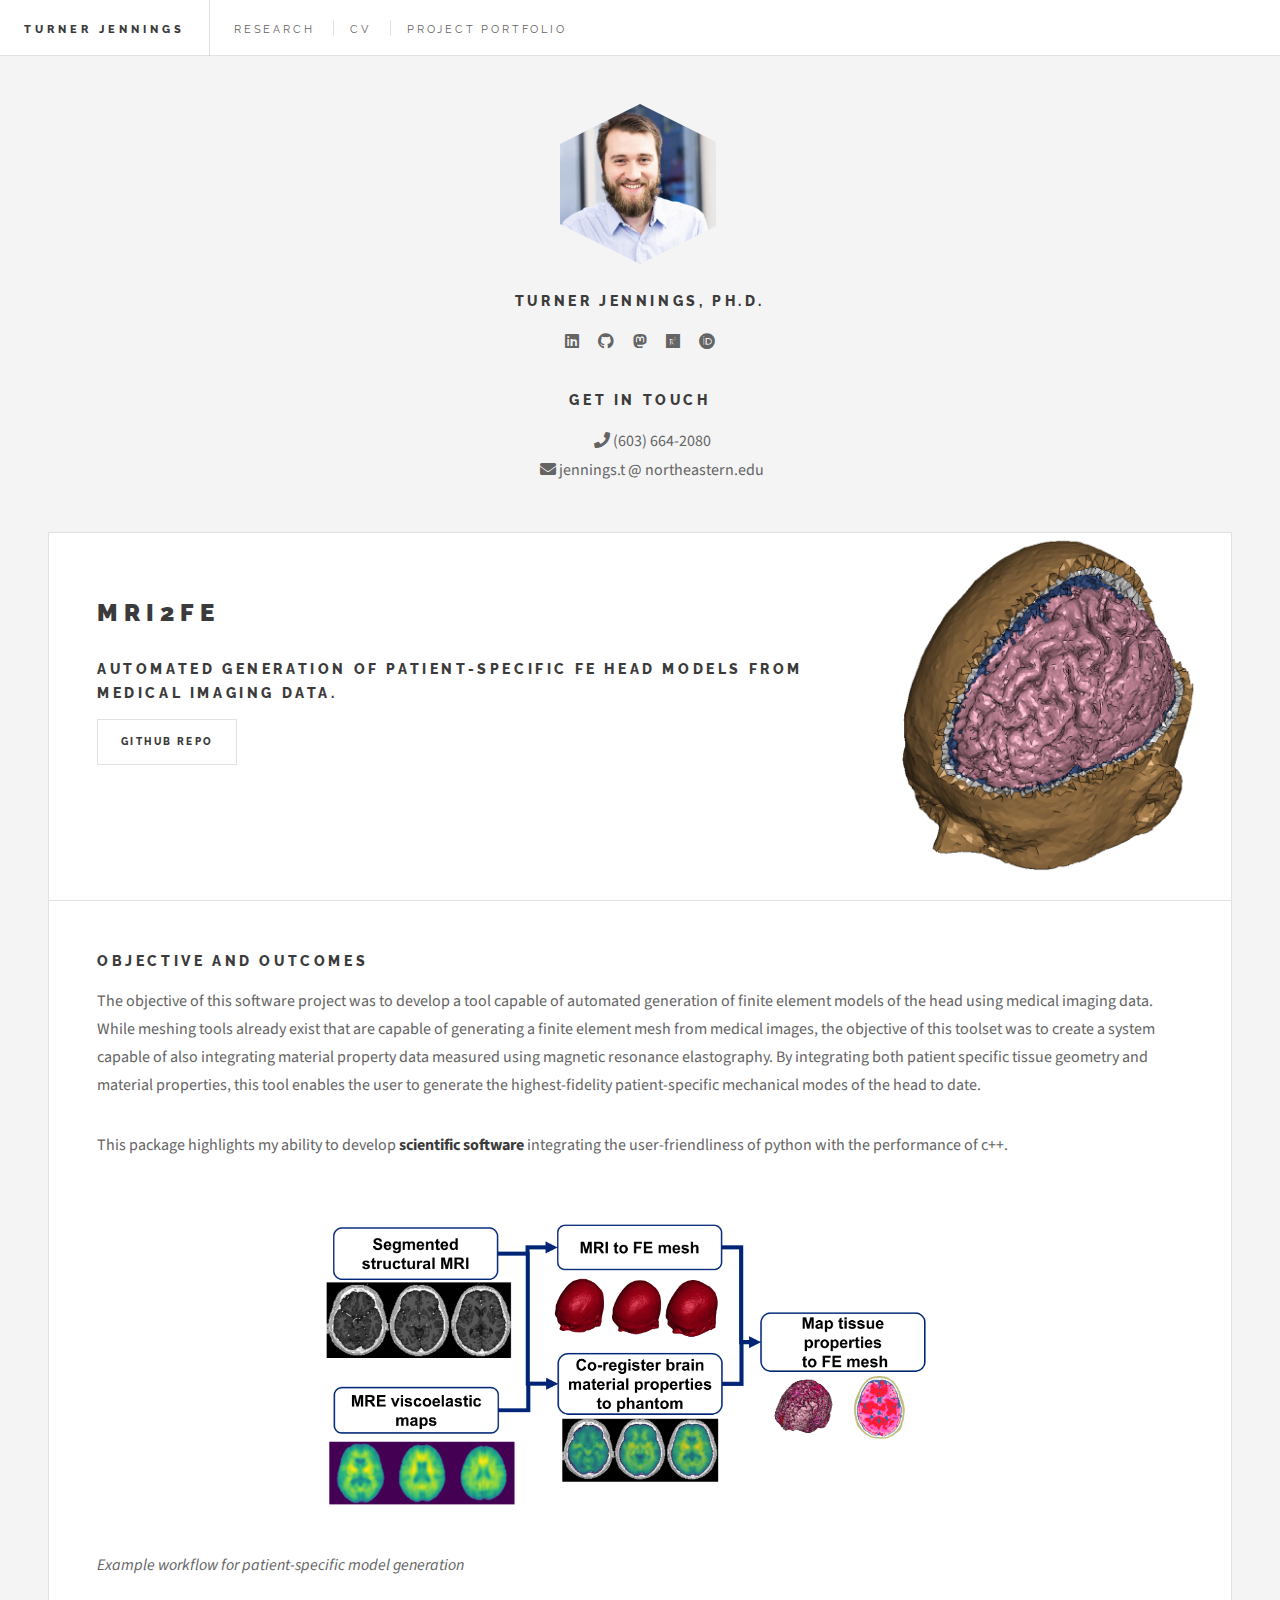
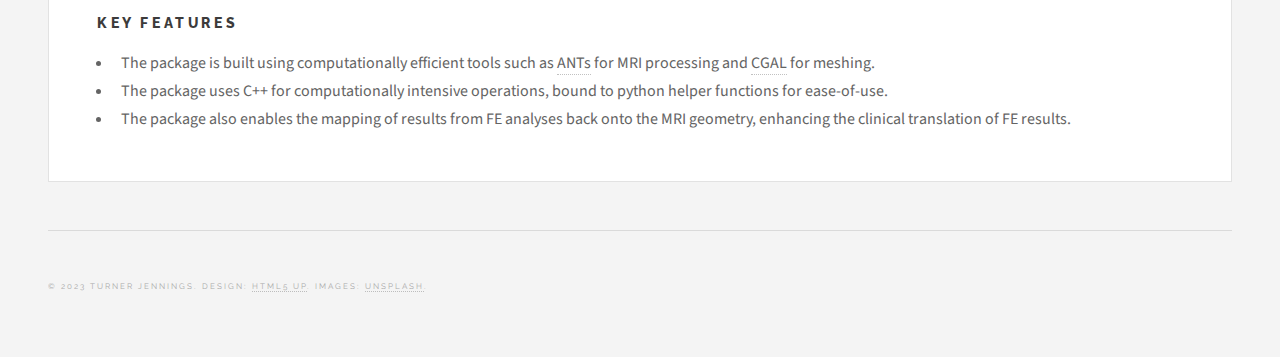
<file: mri2fe.html>
<!DOCTYPE HTML>
<!--
	Future Imperfect by HTML5 UP
	html5up.net | @ajlkn
	Free for personal and commercial use under the CCA 3.0 license (html5up.net/license)
-->
<html>
	<head>
		<title>MRI2FE | Turner Jennings</title>
		<meta charset="utf-8" />
		<meta name="viewport" content="width=device-width, initial-scale=1, user-scalable=no" />
		<link rel="stylesheet" href="assets/css/main.css" />
	</head>
	<body class="is-preload">

		<!-- Wrapper -->
			<div id="wrapper">

				<!-- Header -->
					<header id="header">
						<h1><a href="index.html">Turner Jennings</a></h1>
						<nav class="links">
							<ul>
								<li><a href="research.html">Research</a></li>
								<li><a href="paperscv.html">CV</a></li>
								<li><a href="portfolio.html">Project Portfolio</a></li>
							</ul>
						</nav>
						<nav class="main">
							<ul>
								<li class="menu">
									<a class="fa-bars" href="#menu">Menu</a>
								</li>
							</ul>
						</nav>
					</header>

					<!-- Menu -->
					<section id="menu">


						<!-- Links -->
							<section>
								<ul class="links">
									<li>
										<a href="index.html">
											<h3>Home</h3>
										</a>
									</li>
									<li>
										<a href="research.html">
											<h3>Research</h3>
										</a>
									</li>
									<li>
										<a href="paperscv.html">
											<h3>Resume</h3>
										</a>
									</li>

									<li>
										<a href="portfolio.html">
											<h3>Project Portfolio</h3>
										</a>
									</li>
								</ul>
							</section>

					</section>

				<!-- Main -->
					<div id="main">
						<!-- about-->
							<article class="post">
								<header>
									<div class="title">
										
										<h2>MRI2FE</h2>
										<h3>Automated generation of patient-specific FE head models from medical imaging data.</h3>
										<a href="https://github.com/turnerjennings/MRI2FE" class="button">Github Repo</a>

									</div>
									<span class="image center"><img src="images/head.png" alt="Heated Sample Bath" width="360"/><br></span>
								</header>
								<!--	
								</header>
								<div class="row">
									<h2>Resonant vibration characteristics in the brain</h2>
									<div>
											<span class="image left"><img src="images/natfreqs.jpg" alt="" width="480"/><br><em>Vibration modes of the brain for selected natural frequencies</em></span>
	
											<p>Any physical object has a set of natural frequencies of oscillation.  If an outside vibration is applied at one of those frequencies, it can induce resonance in the object.  The objective of my research is to indentify the resonant vibration frequencies and modes of the head, and how these frequencies vary from person to person.
												  By identifying which excitation frequencies which may be harmful to the brain, we can then work towards better protection by selectively attenuating those frequencies.</p>
									</div>
								</div>
							-->
							<div>
								<h3>Objective and outcomes</h3>
								<p>The objective of this software project was to develop a tool capable of automated generation of finite element models of the head using medical imaging data.  While meshing tools already exist
									that are capable of generating a finite element mesh from medical images, the objective of this toolset was to create a system capable of also integrating material property data measured using 
									magnetic resonance elastography.  By integrating both patient specific tissue geometry and material properties, this tool enables the user to generate the highest-fidelity patient-specific
									mechanical modes of the head to date.

								</p>
								<p>This package highlights my ability to develop <b>scientific software</b> integrating the user-friendliness of python with the performance of c++.
								</p>
							</div>

							
							<div class="image-center">
								<img src="images/methods.png" class="image center" width="640">
								<p><em>Example workflow for patient-specific model generation</em></p>
							</div>
							
							<div>

								
								<h3>Key features</h3>
							<ul>
								<li>
									The package is built using computationally efficient tools such as <a href="https://github.com/ANTsX/ANTs">ANTs</a> 
									for MRI processing and <a href="https://www.cgal.org/">CGAL</a> for meshing.
								</li>
								<li>
									The package uses C++ for computationally intensive operations, bound to python helper functions for ease-of-use.
								</li>
								<li>
									The package also enables the mapping of results from FE analyses back onto the MRI geometry, enhancing the clinical translation of FE results.
								</li>

							
							</ul>
							</div>


						<!-- Post -->
						<!--
							<article class="post">
								<header>
									<div class="title">
										<h2><a href="single.html">Magna sed adipiscing</a></h2>
										<p>Lorem ipsum dolor amet nullam consequat etiam feugiat</p>
									</div>
									<div class="meta">
										<time class="published" datetime="2015-11-01">November 1, 2015</time>
										<a href="#" class="author"><span class="name">Jane Doe</span><img src="images/avatar.jpg" alt="" /></a>
									</div>
								</header>
								<a href="single.html" class="image featured"><img src="images/pic01.jpg" alt="" /></a>
								<p>Mauris neque quam, fermentum ut nisl vitae, convallis maximus nisl. Sed mattis nunc id lorem euismod placerat. Vivamus porttitor magna enim, ac accumsan tortor cursus at. Phasellus sed ultricies mi non congue ullam corper. Praesent tincidunt sed tellus ut rutrum. Sed vitae justo condimentum, porta lectus vitae, ultricies congue gravida diam non fringilla.</p>
								<footer>
									<ul class="actions">
										<li><a href="single.html" class="button large">Continue Reading</a></li>
									</ul>
									<ul class="stats">
										<li><a href="#">General</a></li>
										<li><a href="#" class="icon solid fa-heart">28</a></li>
										<li><a href="#" class="icon solid fa-comment">128</a></li>
									</ul>
								</footer>
							</article>
						-->


						<!-- Post -->
						<!--
							<article class="post">
								<header>
									<div class="title">
										<h2><a href="#">Elements</a></h2>
										<p>Lorem ipsum dolor amet nullam consequat etiam feugiat</p>
									</div>
									<div class="meta">
										<time class="published" datetime="2015-10-18">October 18, 2015</time>
										<a href="#" class="author"><span class="name">Jane Doe</span><img src="images/avatar.jpg" alt="" /></a>
									</div>
								</header>

								<section>
									<h3>Text</h3>
									<p>This is <b>bold</b> and this is <strong>strong</strong>. This is <i>italic</i> and this is <em>emphasized</em>.
									This is <sup>superscript</sup> text and this is <sub>subscript</sub> text.
									This is <u>underlined</u> and this is code: <code>for (;;) { ... }</code>. Finally, <a href="#">this is a link</a>.</p>
									<hr />
									<p>Nunc lacinia ante nunc ac lobortis. Interdum adipiscing gravida odio porttitor sem non mi integer non faucibus ornare mi ut ante amet placerat aliquet. Volutpat eu sed ante lacinia sapien lorem accumsan varius montes viverra nibh in adipiscing blandit tempus accumsan.</p>
									<hr />
									<h2>Heading Level 2</h2>
									<h3>Heading Level 3</h3>
									<h4>Heading Level 4</h4>
									<hr />
									<h4>Blockquote</h4>
									<blockquote>Fringilla nisl. Donec accumsan interdum nisi, quis tincidunt felis sagittis eget tempus euismod. Vestibulum ante ipsum primis in faucibus vestibulum. Blandit adipiscing eu felis iaculis volutpat ac adipiscing accumsan faucibus. Vestibulum ante ipsum primis in faucibus lorem ipsum dolor sit amet nullam adipiscing eu felis.</blockquote>
									<h4>Preformatted</h4>
									<pre><code>i = 0;

while (!deck.isInOrder()) {
  print 'Iteration ' + i;
  deck.shuffle();
  i++;
}

print 'It took ' + i + ' iterations to sort the deck.';</code></pre>
								</section>

								<section>
									<h3>Lists</h3>
									<div class="row">
										<div class="col-6 col-12-medium">
											<h4>Unordered</h4>
											<ul>
												<li>Dolor pulvinar etiam.</li>
												<li>Sagittis adipiscing.</li>
												<li>Felis enim feugiat.</li>
											</ul>
											<h4>Alternate</h4>
											<ul class="alt">
												<li>Dolor pulvinar etiam.</li>
												<li>Sagittis adipiscing.</li>
												<li>Felis enim feugiat.</li>
											</ul>
										</div>
										<div class="col-6 col-12-medium">
											<h4>Ordered</h4>
											<ol>
												<li>Dolor pulvinar etiam.</li>
												<li>Etiam vel felis viverra.</li>
												<li>Felis enim feugiat.</li>
												<li>Dolor pulvinar etiam.</li>
												<li>Etiam vel felis lorem.</li>
												<li>Felis enim et feugiat.</li>
											</ol>
											<h4>Icons</h4>
											<ul class="icons">
												<li><a href="#" class="icon brands fa-twitter"><span class="label">Twitter</span></a></li>
												<li><a href="#" class="icon brands fa-facebook-f"><span class="label">Facebook</span></a></li>
												<li><a href="#" class="icon brands fa-instagram"><span class="label">Instagram</span></a></li>
												<li><a href="#" class="icon brands fa-github"><span class="label">Github</span></a></li>
											</ul>
										</div>
									</div>
									<h3>Actions</h3>
									<div class="row">
										<div class="col-6 col-12-medium">
											<ul class="actions">
												<li><a href="#" class="button">Default</a></li>
												<li><a href="#" class="button">Default</a></li>
												<li><a href="#" class="button">Default</a></li>
											</ul>
											<ul class="actions small">
												<li><a href="#" class="button small">Small</a></li>
												<li><a href="#" class="button small">Small</a></li>
												<li><a href="#" class="button small">Small</a></li>
											</ul>
											<ul class="actions stacked">
												<li><a href="#" class="button">Default</a></li>
												<li><a href="#" class="button">Default</a></li>
												<li><a href="#" class="button">Default</a></li>
											</ul>
											<ul class="actions stacked">
												<li><a href="#" class="button small">Small</a></li>
												<li><a href="#" class="button small">Small</a></li>
												<li><a href="#" class="button small">Small</a></li>
											</ul>
										</div>
										<div class="col-6 col-12-medium">
											<ul class="actions stacked">
												<li><a href="#" class="button fit">Default</a></li>
												<li><a href="#" class="button fit">Default</a></li>
											</ul>
											<ul class="actions stacked">
												<li><a href="#" class="button small fit">Small</a></li>
												<li><a href="#" class="button small fit">Small</a></li>
											</ul>
										</div>
									</div>
								</section>

								<section>
									<h3>Table</h3>
									<h4>Default</h4>
									<div class="table-wrapper">
										<table>
											<thead>
												<tr>
													<th>Name</th>
													<th>Description</th>
													<th>Price</th>
												</tr>
											</thead>
											<tbody>
												<tr>
													<td>Item One</td>
													<td>Ante turpis integer aliquet porttitor.</td>
													<td>29.99</td>
												</tr>
												<tr>
													<td>Item Two</td>
													<td>Vis ac commodo adipiscing arcu aliquet.</td>
													<td>19.99</td>
												</tr>
												<tr>
													<td>Item Three</td>
													<td> Morbi faucibus arcu accumsan lorem.</td>
													<td>29.99</td>
												</tr>
												<tr>
													<td>Item Four</td>
													<td>Vitae integer tempus condimentum.</td>
													<td>19.99</td>
												</tr>
												<tr>
													<td>Item Five</td>
													<td>Ante turpis integer aliquet porttitor.</td>
													<td>29.99</td>
												</tr>
											</tbody>
											<tfoot>
												<tr>
													<td colspan="2"></td>
													<td>100.00</td>
												</tr>
											</tfoot>
										</table>
									</div>

									<h4>Alternate</h4>
									<div class="table-wrapper">
										<table class="alt">
											<thead>
												<tr>
													<th>Name</th>
													<th>Description</th>
													<th>Price</th>
												</tr>
											</thead>
											<tbody>
												<tr>
													<td>Item One</td>
													<td>Ante turpis integer aliquet porttitor.</td>
													<td>29.99</td>
												</tr>
												<tr>
													<td>Item Two</td>
													<td>Vis ac commodo adipiscing arcu aliquet.</td>
													<td>19.99</td>
												</tr>
												<tr>
													<td>Item Three</td>
													<td> Morbi faucibus arcu accumsan lorem.</td>
													<td>29.99</td>
												</tr>
												<tr>
													<td>Item Four</td>
													<td>Vitae integer tempus condimentum.</td>
													<td>19.99</td>
												</tr>
												<tr>
													<td>Item Five</td>
													<td>Ante turpis integer aliquet porttitor.</td>
													<td>29.99</td>
												</tr>
											</tbody>
											<tfoot>
												<tr>
													<td colspan="2"></td>
													<td>100.00</td>
												</tr>
											</tfoot>
										</table>
									</div>
								</section>

								<section>
									<h3>Buttons</h3>
									<ul class="actions">
										<li><a href="#" class="button large">Large</a></li>
										<li><a href="#" class="button">Default</a></li>
										<li><a href="#" class="button small">Small</a></li>
									</ul>
									<ul class="actions fit">
										<li><a href="#" class="button fit">Fit</a></li>
										<li><a href="#" class="button fit">Fit</a></li>
										<li><a href="#" class="button fit">Fit</a></li>
									</ul>
									<ul class="actions fit small">
										<li><a href="#" class="button fit small">Fit + Small</a></li>
										<li><a href="#" class="button fit small">Fit + Small</a></li>
										<li><a href="#" class="button fit small">Fit + Small</a></li>
									</ul>
									<ul class="actions">
										<li><a href="#" class="button icon solid fa-download">Icon</a></li>
										<li><a href="#" class="button icon solid fa-upload">Icon</a></li>
										<li><a href="#" class="button icon solid fa-save">Icon</a></li>
									</ul>
									<ul class="actions">
										<li><span class="button disabled">Disabled</span></li>
										<li><span class="button disabled icon solid fa-download">Disabled</span></li>
									</ul>
								</section>

								<section>
									<h3>Form</h3>
									<form method="post" action="#">
										<div class="row gtr-uniform">
											<div class="col-6 col-12-xsmall">
												<input type="text" name="demo-name" id="demo-name" value="" placeholder="Name" />
											</div>
											<div class="col-6 col-12-xsmall">
												<input type="email" name="demo-email" id="demo-email" value="" placeholder="Email" />
											</div>
											<div class="col-12">
												<select name="demo-category" id="demo-category">
													<option value="">- Category -</option>
													<option value="1">Manufacturing</option>
													<option value="1">Shipping</option>
													<option value="1">Administration</option>
													<option value="1">Human Resources</option>
												</select>
											</div>
											<div class="col-4 col-12-small">
												<input type="radio" id="demo-priority-low" name="demo-priority" checked>
												<label for="demo-priority-low">Low</label>
											</div>
											<div class="col-4 col-12-small">
												<input type="radio" id="demo-priority-normal" name="demo-priority">
												<label for="demo-priority-normal">Normal</label>
											</div>
											<div class="col-4 col-12-small">
												<input type="radio" id="demo-priority-high" name="demo-priority">
												<label for="demo-priority-high">High</label>
											</div>
											<div class="col-6 col-12-small">
												<input type="checkbox" id="demo-copy" name="demo-copy">
												<label for="demo-copy">Email me a copy</label>
											</div>
											<div class="col-6 col-12-small">
												<input type="checkbox" id="demo-human" name="demo-human" checked>
												<label for="demo-human">Not a robot</label>
											</div>
											<div class="col-12">
												<textarea name="demo-message" id="demo-message" placeholder="Enter your message" rows="6"></textarea>
											</div>
											<div class="col-12">
												<ul class="actions">
													<li><input type="submit" value="Send Message" /></li>
													<li><input type="reset" value="Reset" /></li>
												</ul>
											</div>
										</div>
									</form>
								</section>

								<section>
									<h3>Image</h3>
									<h4>Fit</h4>
									<div class="box alt">
										<div class="row gtr-uniform">
											<div class="col-12"><span class="image fit"><img src="images/pic02.jpg" alt="" /></span></div>
											<div class="col-4"><span class="image fit"><img src="images/pic04.jpg" alt="" /></span></div>
											<div class="col-4"><span class="image fit"><img src="images/pic05.jpg" alt="" /></span></div>
											<div class="col-4"><span class="image fit"><img src="images/pic06.jpg" alt="" /></span></div>
											<div class="col-4"><span class="image fit"><img src="images/pic06.jpg" alt="" /></span></div>
											<div class="col-4"><span class="image fit"><img src="images/pic04.jpg" alt="" /></span></div>
											<div class="col-4"><span class="image fit"><img src="images/pic05.jpg" alt="" /></span></div>
											<div class="col-4"><span class="image fit"><img src="images/pic05.jpg" alt="" /></span></div>
											<div class="col-4"><span class="image fit"><img src="images/pic06.jpg" alt="" /></span></div>
											<div class="col-4"><span class="image fit"><img src="images/pic04.jpg" alt="" /></span></div>
										</div>
									</div>
									<h4>Left &amp; Right</h4>
									<p><span class="image left"><img src="images/pic07.jpg" alt="" /></span>Fringilla nisl. Donec accumsan interdum nisi, quis tincidunt felis sagittis eget. tempus euismod. Vestibulum ante ipsum primis in faucibus vestibulum. Blandit adipiscing eu felis iaculis volutpat ac adipiscing accumsan eu faucibus. Integer ac pellentesque praesent tincidunt felis sagittis eget. tempus euismod. Vestibulum ante ipsum primis in faucibus vestibulum. Blandit adipiscing eu felis iaculis volutpat ac adipiscing accumsan eu faucibus. Integer ac pellentesque praesent. Donec accumsan interdum nisi, quis tincidunt felis sagittis eget. tempus euismod. Vestibulum ante ipsum primis in faucibus vestibulum. Blandit adipiscing eu felis iaculis volutpat ac adipiscing accumsan eu faucibus. Integer ac pellentesque praesent tincidunt felis sagittis eget. tempus euismod. Vestibulum ante ipsum primis in faucibus vestibulum. Blandit adipiscing eu felis iaculis volutpat ac adipiscing accumsan eu faucibus. Integer ac pellentesque praesent. Blandit adipiscing eu felis iaculis volutpat ac adipiscing accumsan eu faucibus. Integer ac pellentesque praesent tincidunt felis sagittis eget. tempus euismod. Vestibulum ante ipsum primis in faucibus vestibulum. Blandit adipiscing eu felis iaculis volutpat ac adipiscing accumsan eu faucibus. Integer ac pellentesque praesent.</p>
									<p><span class="image right"><img src="images/pic04.jpg" alt="" /></span>Fringilla nisl. Donec accumsan interdum nisi, quis tincidunt felis sagittis eget. tempus euismod. Vestibulum ante ipsum primis in faucibus vestibulum. Blandit adipiscing eu felis iaculis volutpat ac adipiscing accumsan eu faucibus. Integer ac pellentesque praesent tincidunt felis sagittis eget. tempus euismod. Vestibulum ante ipsum primis in faucibus vestibulum. Blandit adipiscing eu felis iaculis volutpat ac adipiscing accumsan eu faucibus. Integer ac pellentesque praesent. Donec accumsan interdum nisi, quis tincidunt felis sagittis eget. tempus euismod. Vestibulum ante ipsum primis in faucibus vestibulum. Blandit adipiscing eu felis iaculis volutpat ac adipiscing accumsan eu faucibus. Integer ac pellentesque praesent tincidunt felis sagittis eget. tempus euismod. Vestibulum ante ipsum primis in faucibus vestibulum. Blandit adipiscing eu felis iaculis volutpat ac adipiscing accumsan eu faucibus. Integer ac pellentesque praesent. Blandit adipiscing eu felis iaculis volutpat ac adipiscing accumsan eu faucibus. Integer ac pellentesque praesent tincidunt felis sagittis eget. tempus euismod. Vestibulum ante ipsum primis in faucibus vestibulum. Blandit adipiscing eu felis iaculis volutpat ac adipiscing accumsan eu faucibus. Integer ac pellentesque praesent.</p>
								</section>

							</article>
						-->

					</div>

				<!-- Sidebar -->
					<section id="sidebar">

						<!-- Intro -->
							<section id="intro">
								<a class="logo"><img src="images/linkedin.jpg" alt="" /></a>
								<header>
									<h3>Turner Jennings, Ph.D.</h3>
								</header>
								<ul class="icons">
									<li><a href="https://www.linkedin.com/in/tjennings2/" class="icon brands fa-linkedin"><span class="label">LinkedIn</span></a></li>
									<li><a href="https://github.com/turnerjennings" class="icon brands fa-github"><span class="label">Github</span></a></li>
									<li><a href="https://sciencemastodon.com/@turnerjennings" class="icon brands fa-mastodon"><span class="label">Mastodon</span></a></li>
									<li><a href="https://www.researchgate.net/profile/Turner-Jennings" class="icon brands fa-researchgate"><span class="label">ResearchGate</span></a></li>
									<li><a href="https://orcid.org/0009-0003-3536-3645" class="icon brands fa-orcid"><span class="label">Orcid</span></a></li>
								</ul>

								<h3>Get in touch</h3>
								<ul style="list-style-type:none;">
									<li><a href="tel:603-664-2080" class="icon solid fa-phone"><span class="label">Phone</span></a> (603) 664-2080</li>
									<li><a href="mailto:jennings.t@northeastern.edu" class="icon solid fa-envelope"><span class="label">Email</span></a> jennings.t @ northeastern.edu</li>
								</ul>
							</section>

						<!-- Footer -->
							<section id="footer">

								<p class="copyright">&copy; 2023 Turner Jennings. Design: <a href="http://html5up.net">HTML5 UP</a>. Images: <a href="http://unsplash.com">Unsplash</a>.</p>
							</section>

					</section>

			</div>

		<!-- Scripts -->
			<script src="assets/js/jquery.min.js"></script>
			<script src="assets/js/browser.min.js"></script>
			<script src="assets/js/breakpoints.min.js"></script>
			<script src="assets/js/util.js"></script>
			<script src="assets/js/main.js"></script>

	</body>
</html>
</file>
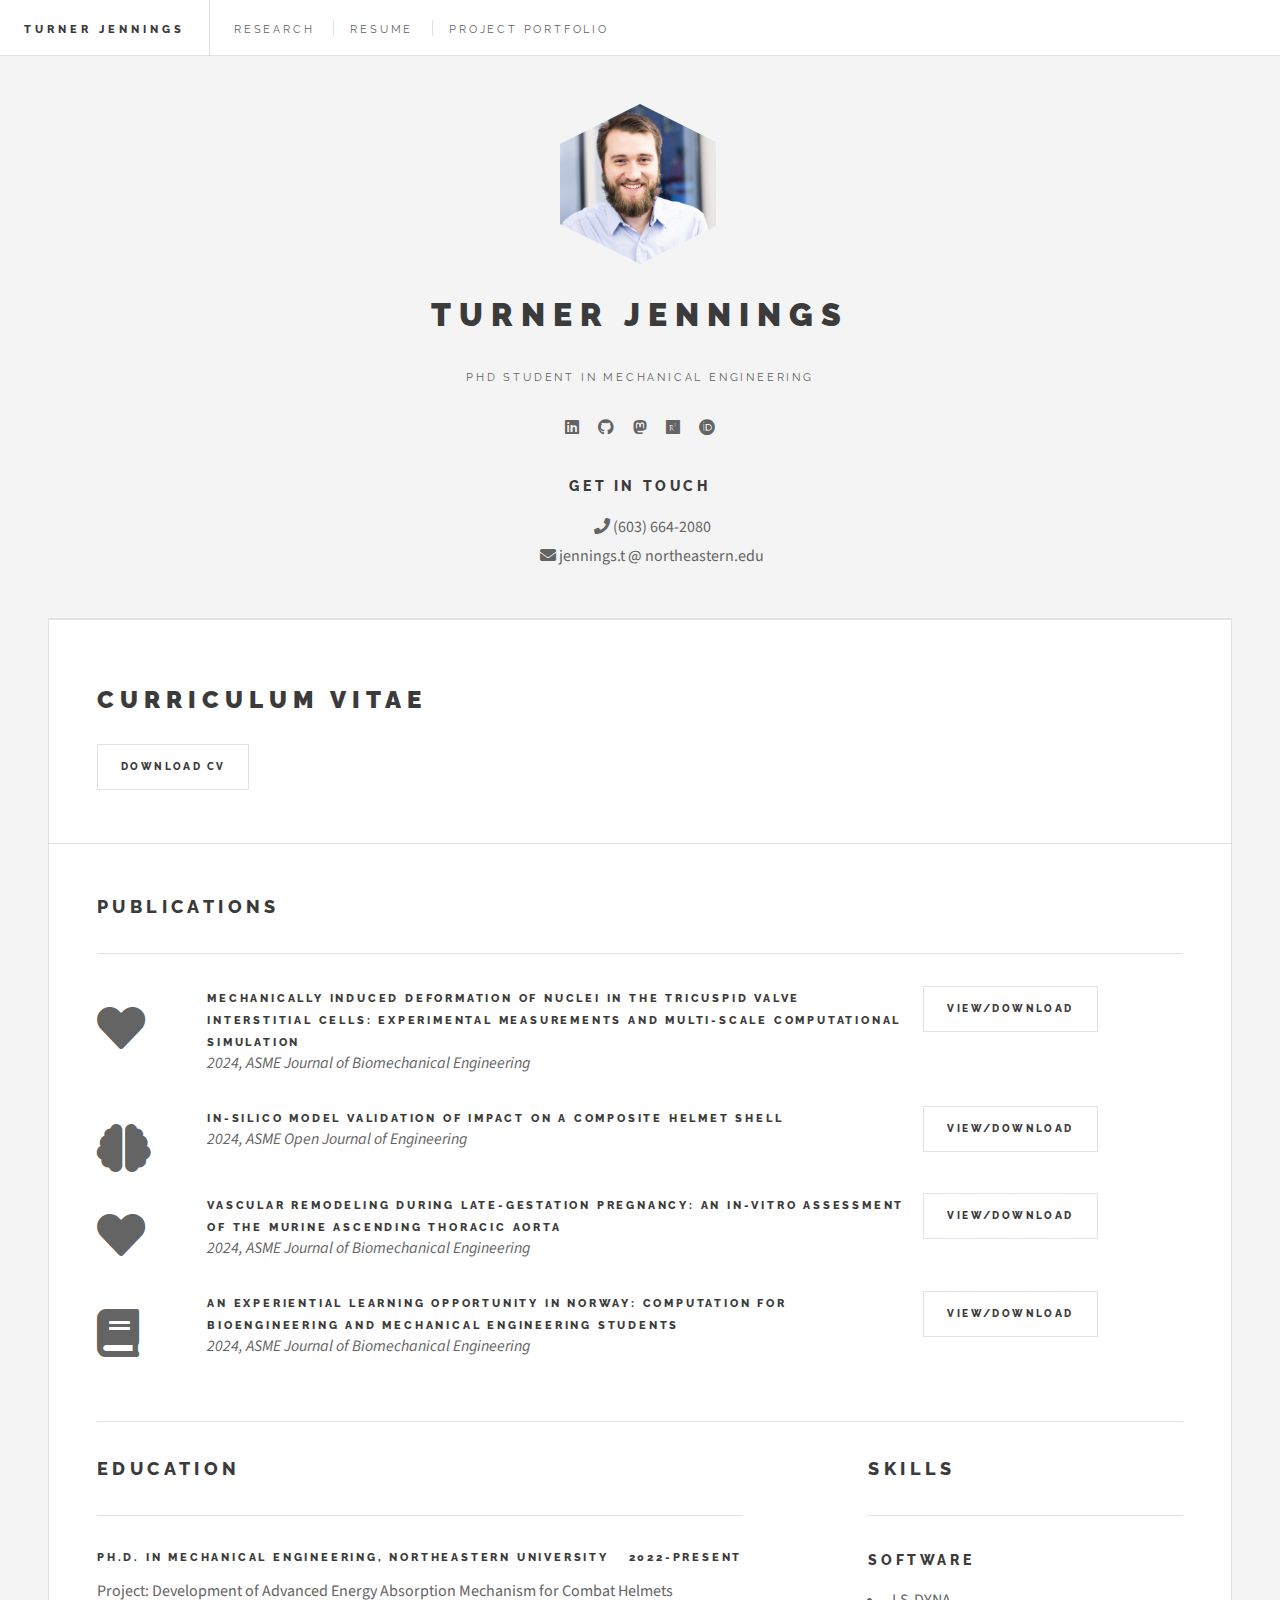
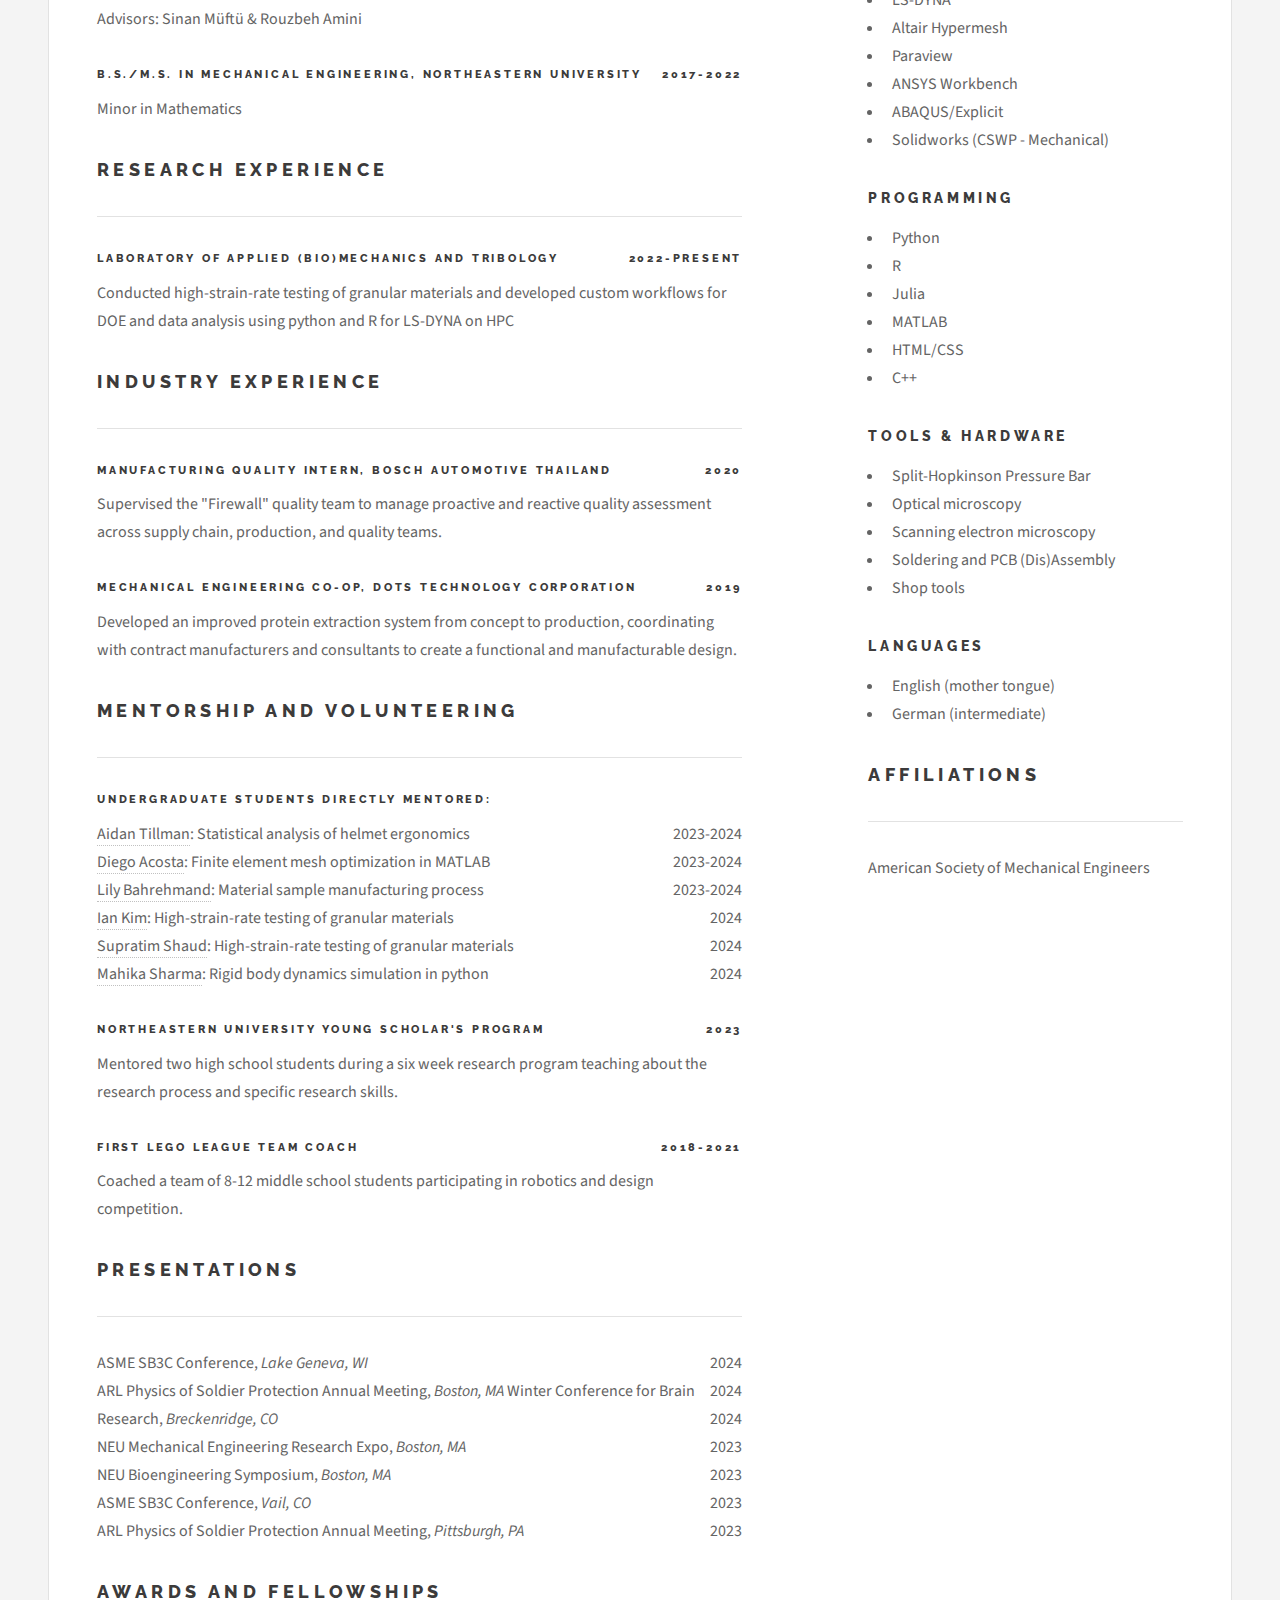
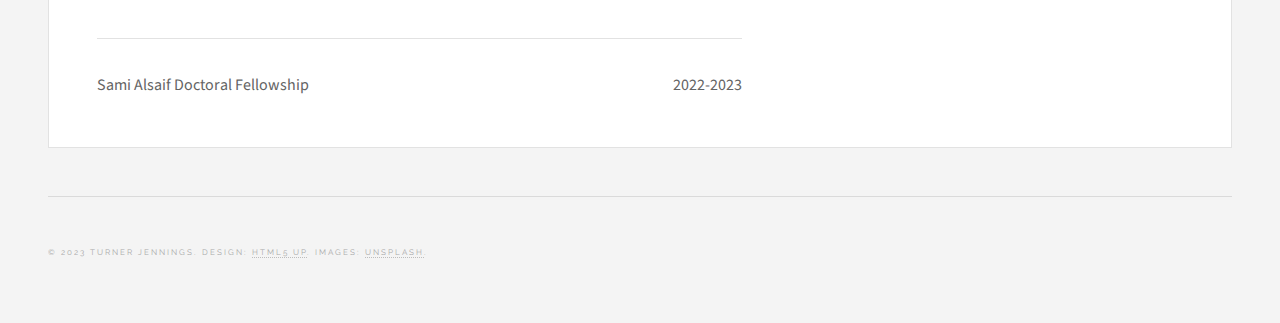
<file: paperscv.html>
<!DOCTYPE HTML>
<!--
	Future Imperfect by HTML5 UP
	html5up.net | @ajlkn
	Free for personal and commercial use under the CCA 3.0 license (html5up.net/license)
-->
<html>
	<head>
		<title>Resume | Turner Jennings</title>
		<meta charset="utf-8" />
		<meta name="viewport" content="width=device-width, initial-scale=1, user-scalable=no" />
		<link rel="stylesheet" href="assets/css/main.css" />
	</head>
	<body class="is-preload">

		<!-- Wrapper -->
			<div id="wrapper">

				<!-- Header -->
				<header id="header">
					<h1><a href="index.html">Turner Jennings</a></h1>
					<nav class="links">
						<ul>
							<li><a href="research.html">Research</a></li>
							<li><a href="paperscv.html">Resume</a></li>
							<li><a href="portfolio.html">Project Portfolio</a></li>
						</ul>
					</nav>
					<nav class="main">
						<ul>
							<li class="menu">
								<a class="fa-bars" href="#menu">Menu</a>
							</li>
						</ul>
					</nav>
				</header>

				<!-- Menu -->
				<section id="menu">


					<!-- Links -->
						<section>
							<ul class="links">
								<li>
									<a href="index.html">
										<h3>Home</h3>
									</a>
								</li>
								<li>
									<a href="research.html">
										<h3>Research</h3>
									</a>
								</li>
								<li>
									<a href="paperscv.html">
										<h3>Resume</h3>
									</a>
								</li>

								<li>
									<a href="portfolio.html">
										<h3>Project Portfolio</h3>
									</a>
								</li>
							</ul>
						</section>

				</section>

				<!-- Main -->
					<div id="main">
						<!-- about-->
							<article class="post">
								<header>
									<!--div class="title">
										<h2>Published Manuscripts</h2>
									</div-->


									<!--div class="meta">
										<time class="published" datetime="2015-11-01">November 1, 2015</time>
										<a href="#" class="author"><span class="name">Jane Doe</span><img src="images/avatar.jpg" alt="" /></a>
									</div-->
								</header>
								<ul style="list-style-type:none;">
									<!--li><a href="Turner Jennings CV.pdf" download="Turner_Jennings_CV.pdf" class="button" style="width:400px">Paper 1 title <i class="icon solid fa-download"></i></a></li-->

								</ul>
								
								<header>
									<div class="title">
										<h2>Curriculum Vitae</h2>
										<!--p>Lorem ipsum dolor amet nullam consequat etiam feugiat</p-->
										<a href="Turner Jennings CV 12_24.pdf" download="Turner_Jennings_CV.pdf" class="button">Download CV</a>
									</div>

									<!--div class="meta">
										<time class="published" datetime="2015-11-01">November 1, 2015</time>
										<a href="#" class="author"><span class="name">Jane Doe</span><img src="images/avatar.jpg" alt="" /></a>
									</div-->
								</header>

								<div class="row">
									<div class="column100">
									<h2>Publications</h2>
									<hr>
									</div>						

								</div>
								
								<div class="row">
									<div class="columnicon">
										
										<i class="icon solid fa-heart" style="font-size: 3em;vertical-align: top;margin-top:-5em;"></i>
									</div>
									<div class="column65">
										<h6 style="display: inline; line-height: 90%">Mechanically Induced Deformation
											 of Nuclei in the Tricuspid Valve Interstitial Cells: Experimental Measurements and Multi-scale Computational Simulation</h6>
											<p><em>2024, ASME Journal of Biomechanical Engineering</em></p>
									</div>
									<div class="column10">
										<a href="https://doi.org/10.1115/1.4066002" class="button">View/Download</a>
									</div>
								</div>

								<div class="row">
									<div class="columnicon">
										
										<i class="icon solid fa-brain" style="font-size: 3em;vertical-align: top;margin-top:-5em;"></i>
									</div>
									<div class="column65">
										<h6 style="display: inline; line-height: 90%">In-Silico Model Validation of Impact on a Composite Helmet Shell</h6>
										<p><em>2024, ASME Open Journal of Engineering</em></p>
									</div>
									<div class="column10">
										<a href="https://doi.org/10.1115/1.4065435" class="button">View/Download</a>
									</div>
								</div>

								<div class="row">
									<div class="columnicon">
										
										<i class="icon solid fa-heart" style="font-size: 3em;vertical-align: top;margin-top:-5em;"></i>
									</div>
									<div class="column65">
										<h6 style="display: inline; line-height: 90%">Vascular Remodeling During Late-gestation Pregnancy: an In-vitro Assessment of the Murine Ascending Thoracic Aorta</h6>
										<p><em>2024, ASME Journal of Biomechanical Engineering</em></p>
									</div>
									<div class="column10">
										<a href="https://doi.org/10.1115/1.4064744" class="button">View/Download</a>
									</div>
								</div>

								<div class="row">
									<div class="columnicon">
										
										<i class="icon solid fa-book" style="font-size: 3em;vertical-align: top;margin-top:-5em;"></i>
									</div>
									<div class="column65">
										<h6 style="display: inline; line-height: 90%">An Experiential Learning Opportunity in Norway: Computation for Bioengineering and Mechanical Engineering Students</h6>
										<p><em>2024, ASME Journal of Biomechanical Engineering</em></p>
									</div>
									<div class="column10">
										<a href="https://doi.org/10.1115/1.4064791" class="button">View/Download</a>
									</div>
								</div>



								<div class="row">
									<div class="column100">
										<hr>
									</div>
								</div>

							
								<div class="row">
								<div class="column60">
									<h2>Education</h2>
									<hr>
									<h6 style="text-align:left">Ph.D. in Mechanical Engineering, Northeastern University<span style="float:right">2022-present</span></h6>
									<p>Project: Development of Advanced Energy Absorption Mechanism for Combat Helmets<br>Advisors: Sinan M&uumlft&uuml & Rouzbeh Amini</p>
									
									<h6 style="text-align:left">B.S./M.S. in Mechanical Engineering, Northeastern University<span style="float:right">2017-2022</span></h6>
									<p>Minor in Mathematics</p>
								
									<h2>Research Experience</h2>
									<hr>
									<h6 style="text-align:left">Laboratory of Applied (Bio)Mechanics and Tribology<span style="float:right">2022-present</span></h6>
									<p>Conducted high-strain-rate testing of granular materials and developed custom workflows for DOE and data analysis using python and R for LS-DYNA on HPC</p>

									<h2>Industry Experience</h2>
									<hr>
									<h6 style="text-align:left">Manufacturing Quality Intern, Bosch Automotive Thailand<span style="float:right">2020</span></h6>
									<p>Supervised the "Firewall" quality team to manage proactive and reactive quality assessment across supply chain, production, and quality teams.</p>
									<h6 style="text-align:left">Mechanical Engineering Co-op, DOTS Technology Corporation<span style="float:right">2019</span></h6>
									<p>Developed an improved protein extraction system from concept to production, coordinating with contract manufacturers and consultants to create a functional and manufacturable design.</p>



									<h2>Mentorship and Volunteering</h2>
									<hr>
									<h6 style="text-align:left">Undergraduate students directly mentored:</h6>

									<p>
										<a href="https://www.linkedin.com/in/aidan-tillman-06bb58234/">Aidan Tillman</a>: Statistical analysis of helmet ergonomics<span style="float:right">2023-2024</span><br>
										<a href="https://www.linkedin.com/in/diego-acosta-meche/">Diego Acosta</a>: Finite element mesh optimization in MATLAB<span style="float:right">2023-2024</span><br>
										<a href="https://www.linkedin.com/in/lily-bahrehmand-704844261/">Lily Bahrehmand</a>: Material sample manufacturing process<span style="float:right">2023-2024</span><br>
										<a href="https://www.linkedin.com/in/ian-kim30/">Ian Kim</a>: High-strain-rate testing of granular materials<span style="float:right">2024</span><br>
										<a href="https://www.linkedin.com/in/supratim-shaud-ab1480214/">Supratim Shaud</a>: High-strain-rate testing of granular materials<span style="float:right">2024</span><br>
										<a href="https://www.linkedin.com/in/mahika-sharma-a12b9227b/">Mahika Sharma</a>: Rigid body dynamics simulation in python<span style="float:right">2024</span><br>
									</p>
									
									<h6 style="text-align:left">Northeastern University Young Scholar's Program<span style="float:right">2023</span></h6>
									<p>Mentored two high school students during a six week research program teaching about the research process and specific research skills.</p>
									<h6 style="text-align:left">FIRST LEGO League team coach<span style="float:right">2018-2021</span></h6>
									<p>Coached a team of 8-12 middle school students participating in robotics and design competition.</p>

									<h2>Presentations</h2>
									<hr>
									
									<p>
										ASME SB3C Conference, <em>Lake Geneva, WI</em> <span style="float:right">2024</span><br>
										ARL Physics of Soldier Protection Annual Meeting, <em>Boston, MA</em> <span style="float:right">2024</span>
										Winter Conference for Brain Research, <em>Breckenridge, CO</em> <span style="float:right">2024</span><br>
										NEU Mechanical Engineering Research Expo, <em>Boston, MA</em> <span style="float:right">2023</span><br>
										NEU Bioengineering Symposium, <em>Boston, MA</em> <span style="float:right">2023</span><br>
										ASME SB3C Conference, <em>Vail, CO</em> <span style="float:right">2023</span><br>
										ARL Physics of Soldier Protection Annual Meeting, <em>Pittsburgh, PA</em> <span style="float:right">2023</span>
									</p>

									<h2>Awards and Fellowships</h2>
									<hr>
									<p>Sami Alsaif Doctoral Fellowship<span style="float:right">2022-2023</span></p>

									
								</div>
								<div class="column10"></div>
								<div class="column30">
									<h2>Skills</h2>
									<hr>
									<h3>Software</h3>
									<ul>
										<li>LS-DYNA</li>
										<li>Altair Hypermesh</li>
										<li>Paraview</li>
										<li>ANSYS Workbench</li>
										<li>ABAQUS/Explicit</li>
										<li>Solidworks (CSWP - Mechanical)</li>
									</ul>
									<h3>Programming</h3>
									<ul>
										<li>Python</li>
										<li>R</li>
										<li>Julia</li>
										<li>MATLAB</li>
										<li>HTML/CSS</li>
										<li>C++</li>
									</ul>
									<h3>Tools & Hardware</h3>
									<ul>
										<li>Split-Hopkinson Pressure Bar</li>
										<li>Optical microscopy</li>
										<li>Scanning electron microscopy</li>
										<li>Soldering and PCB (Dis)Assembly</li>
										<li>Shop tools</li>
									</ul>
									<h3>Languages</h3>
									<ul>
										<li>English (mother tongue)</li>
										<li>German (intermediate)</li>
									</ul>
									<h2>Affiliations</h2>
									<hr>
									<p>American Society of Mechanical Engineers</p>
								</div>
							</div>
							</article>


						<!-- Post -->
						<!--
							<article class="post">
								<header>
									<div class="title">
										<h2><a href="single.html">Magna sed adipiscing</a></h2>
										<p>Lorem ipsum dolor amet nullam consequat etiam feugiat</p>
									</div>
									<div class="meta">
										<time class="published" datetime="2015-11-01">November 1, 2015</time>
										<a href="#" class="author"><span class="name">Jane Doe</span><img src="images/avatar.jpg" alt="" /></a>
									</div>
								</header>
								<a href="single.html" class="image featured"><img src="images/pic01.jpg" alt="" /></a>
								<p>Mauris neque quam, fermentum ut nisl vitae, convallis maximus nisl. Sed mattis nunc id lorem euismod placerat. Vivamus porttitor magna enim, ac accumsan tortor cursus at. Phasellus sed ultricies mi non congue ullam corper. Praesent tincidunt sed tellus ut rutrum. Sed vitae justo condimentum, porta lectus vitae, ultricies congue gravida diam non fringilla.</p>
								<footer>
									<ul class="actions">
										<li><a href="single.html" class="button large">Continue Reading</a></li>
									</ul>
									<ul class="stats">
										<li><a href="#">General</a></li>
										<li><a href="#" class="icon solid fa-heart">28</a></li>
										<li><a href="#" class="icon solid fa-comment">128</a></li>
									</ul>
								</footer>
							</article>
						-->


						<!-- Post -->
						<!--
							<article class="post">
								<header>
									<div class="title">
										<h2><a href="#">Elements</a></h2>
										<p>Lorem ipsum dolor amet nullam consequat etiam feugiat</p>
									</div>
									<div class="meta">
										<time class="published" datetime="2015-10-18">October 18, 2015</time>
										<a href="#" class="author"><span class="name">Jane Doe</span><img src="images/avatar.jpg" alt="" /></a>
									</div>
								</header>

								<section>
									<h3>Text</h3>
									<p>This is <b>bold</b> and this is <strong>strong</strong>. This is <i>italic</i> and this is <em>emphasized</em>.
									This is <sup>superscript</sup> text and this is <sub>subscript</sub> text.
									This is <u>underlined</u> and this is code: <code>for (;;) { ... }</code>. Finally, <a href="#">this is a link</a>.</p>
									<hr />
									<p>Nunc lacinia ante nunc ac lobortis. Interdum adipiscing gravida odio porttitor sem non mi integer non faucibus ornare mi ut ante amet placerat aliquet. Volutpat eu sed ante lacinia sapien lorem accumsan varius montes viverra nibh in adipiscing blandit tempus accumsan.</p>
									<hr />
									<h2>Heading Level 2</h2>
									<h3>Heading Level 3</h3>
									<h4>Heading Level 4</h4>
									<hr />
									<h4>Blockquote</h4>
									<blockquote>Fringilla nisl. Donec accumsan interdum nisi, quis tincidunt felis sagittis eget tempus euismod. Vestibulum ante ipsum primis in faucibus vestibulum. Blandit adipiscing eu felis iaculis volutpat ac adipiscing accumsan faucibus. Vestibulum ante ipsum primis in faucibus lorem ipsum dolor sit amet nullam adipiscing eu felis.</blockquote>
									<h4>Preformatted</h4>
									<pre><code>i = 0;

while (!deck.isInOrder()) {
  print 'Iteration ' + i;
  deck.shuffle();
  i++;
}

print 'It took ' + i + ' iterations to sort the deck.';</code></pre>
								</section>

								<section>
									<h3>Lists</h3>
									<div class="row">
										<div class="col-6 col-12-medium">
											<h4>Unordered</h4>
											<ul>
												<li>Dolor pulvinar etiam.</li>
												<li>Sagittis adipiscing.</li>
												<li>Felis enim feugiat.</li>
											</ul>
											<h4>Alternate</h4>
											<ul class="alt">
												<li>Dolor pulvinar etiam.</li>
												<li>Sagittis adipiscing.</li>
												<li>Felis enim feugiat.</li>
											</ul>
										</div>
										<div class="col-6 col-12-medium">
											<h4>Ordered</h4>
											<ol>
												<li>Dolor pulvinar etiam.</li>
												<li>Etiam vel felis viverra.</li>
												<li>Felis enim feugiat.</li>
												<li>Dolor pulvinar etiam.</li>
												<li>Etiam vel felis lorem.</li>
												<li>Felis enim et feugiat.</li>
											</ol>
											<h4>Icons</h4>
											<ul class="icons">
												<li><a href="#" class="icon brands fa-twitter"><span class="label">Twitter</span></a></li>
												<li><a href="#" class="icon brands fa-facebook-f"><span class="label">Facebook</span></a></li>
												<li><a href="#" class="icon brands fa-instagram"><span class="label">Instagram</span></a></li>
												<li><a href="#" class="icon brands fa-github"><span class="label">Github</span></a></li>
											</ul>
										</div>
									</div>
									<h3>Actions</h3>
									<div class="row">
										<div class="col-6 col-12-medium">
											<ul class="actions">
												<li><a href="#" class="button">Default</a></li>
												<li><a href="#" class="button">Default</a></li>
												<li><a href="#" class="button">Default</a></li>
											</ul>
											<ul class="actions small">
												<li><a href="#" class="button small">Small</a></li>
												<li><a href="#" class="button small">Small</a></li>
												<li><a href="#" class="button small">Small</a></li>
											</ul>
											<ul class="actions stacked">
												<li><a href="#" class="button">Default</a></li>
												<li><a href="#" class="button">Default</a></li>
												<li><a href="#" class="button">Default</a></li>
											</ul>
											<ul class="actions stacked">
												<li><a href="#" class="button small">Small</a></li>
												<li><a href="#" class="button small">Small</a></li>
												<li><a href="#" class="button small">Small</a></li>
											</ul>
										</div>
										<div class="col-6 col-12-medium">
											<ul class="actions stacked">
												<li><a href="#" class="button fit">Default</a></li>
												<li><a href="#" class="button fit">Default</a></li>
											</ul>
											<ul class="actions stacked">
												<li><a href="#" class="button small fit">Small</a></li>
												<li><a href="#" class="button small fit">Small</a></li>
											</ul>
										</div>
									</div>
								</section>

								<section>
									<h3>Table</h3>
									<h4>Default</h4>
									<div class="table-wrapper">
										<table>
											<thead>
												<tr>
													<th>Name</th>
													<th>Description</th>
													<th>Price</th>
												</tr>
											</thead>
											<tbody>
												<tr>
													<td>Item One</td>
													<td>Ante turpis integer aliquet porttitor.</td>
													<td>29.99</td>
												</tr>
												<tr>
													<td>Item Two</td>
													<td>Vis ac commodo adipiscing arcu aliquet.</td>
													<td>19.99</td>
												</tr>
												<tr>
													<td>Item Three</td>
													<td> Morbi faucibus arcu accumsan lorem.</td>
													<td>29.99</td>
												</tr>
												<tr>
													<td>Item Four</td>
													<td>Vitae integer tempus condimentum.</td>
													<td>19.99</td>
												</tr>
												<tr>
													<td>Item Five</td>
													<td>Ante turpis integer aliquet porttitor.</td>
													<td>29.99</td>
												</tr>
											</tbody>
											<tfoot>
												<tr>
													<td colspan="2"></td>
													<td>100.00</td>
												</tr>
											</tfoot>
										</table>
									</div>

									<h4>Alternate</h4>
									<div class="table-wrapper">
										<table class="alt">
											<thead>
												<tr>
													<th>Name</th>
													<th>Description</th>
													<th>Price</th>
												</tr>
											</thead>
											<tbody>
												<tr>
													<td>Item One</td>
													<td>Ante turpis integer aliquet porttitor.</td>
													<td>29.99</td>
												</tr>
												<tr>
													<td>Item Two</td>
													<td>Vis ac commodo adipiscing arcu aliquet.</td>
													<td>19.99</td>
												</tr>
												<tr>
													<td>Item Three</td>
													<td> Morbi faucibus arcu accumsan lorem.</td>
													<td>29.99</td>
												</tr>
												<tr>
													<td>Item Four</td>
													<td>Vitae integer tempus condimentum.</td>
													<td>19.99</td>
												</tr>
												<tr>
													<td>Item Five</td>
													<td>Ante turpis integer aliquet porttitor.</td>
													<td>29.99</td>
												</tr>
											</tbody>
											<tfoot>
												<tr>
													<td colspan="2"></td>
													<td>100.00</td>
												</tr>
											</tfoot>
										</table>
									</div>
								</section>

								<section>
									<h3>Buttons</h3>
									<ul class="actions">
										<li><a href="#" class="button large">Large</a></li>
										<li><a href="#" class="button">Default</a></li>
										<li><a href="#" class="button small">Small</a></li>
									</ul>
									<ul class="actions fit">
										<li><a href="#" class="button fit">Fit</a></li>
										<li><a href="#" class="button fit">Fit</a></li>
										<li><a href="#" class="button fit">Fit</a></li>
									</ul>
									<ul class="actions fit small">
										<li><a href="#" class="button fit small">Fit + Small</a></li>
										<li><a href="#" class="button fit small">Fit + Small</a></li>
										<li><a href="#" class="button fit small">Fit + Small</a></li>
									</ul>
									<ul class="actions">
										<li><a href="#" class="button icon solid fa-download">Icon</a></li>
										<li><a href="#" class="button icon solid fa-upload">Icon</a></li>
										<li><a href="#" class="button icon solid fa-save">Icon</a></li>
									</ul>
									<ul class="actions">
										<li><span class="button disabled">Disabled</span></li>
										<li><span class="button disabled icon solid fa-download">Disabled</span></li>
									</ul>
								</section>

								<section>
									<h3>Form</h3>
									<form method="post" action="#">
										<div class="row gtr-uniform">
											<div class="col-6 col-12-xsmall">
												<input type="text" name="demo-name" id="demo-name" value="" placeholder="Name" />
											</div>
											<div class="col-6 col-12-xsmall">
												<input type="email" name="demo-email" id="demo-email" value="" placeholder="Email" />
											</div>
											<div class="col-12">
												<select name="demo-category" id="demo-category">
													<option value="">- Category -</option>
													<option value="1">Manufacturing</option>
													<option value="1">Shipping</option>
													<option value="1">Administration</option>
													<option value="1">Human Resources</option>
												</select>
											</div>
											<div class="col-4 col-12-small">
												<input type="radio" id="demo-priority-low" name="demo-priority" checked>
												<label for="demo-priority-low">Low</label>
											</div>
											<div class="col-4 col-12-small">
												<input type="radio" id="demo-priority-normal" name="demo-priority">
												<label for="demo-priority-normal">Normal</label>
											</div>
											<div class="col-4 col-12-small">
												<input type="radio" id="demo-priority-high" name="demo-priority">
												<label for="demo-priority-high">High</label>
											</div>
											<div class="col-6 col-12-small">
												<input type="checkbox" id="demo-copy" name="demo-copy">
												<label for="demo-copy">Email me a copy</label>
											</div>
											<div class="col-6 col-12-small">
												<input type="checkbox" id="demo-human" name="demo-human" checked>
												<label for="demo-human">Not a robot</label>
											</div>
											<div class="col-12">
												<textarea name="demo-message" id="demo-message" placeholder="Enter your message" rows="6"></textarea>
											</div>
											<div class="col-12">
												<ul class="actions">
													<li><input type="submit" value="Send Message" /></li>
													<li><input type="reset" value="Reset" /></li>
												</ul>
											</div>
										</div>
									</form>
								</section>

								<section>
									<h3>Image</h3>
									<h4>Fit</h4>
									<div class="box alt">
										<div class="row gtr-uniform">
											<div class="col-12"><span class="image fit"><img src="images/pic02.jpg" alt="" /></span></div>
											<div class="col-4"><span class="image fit"><img src="images/pic04.jpg" alt="" /></span></div>
											<div class="col-4"><span class="image fit"><img src="images/pic05.jpg" alt="" /></span></div>
											<div class="col-4"><span class="image fit"><img src="images/pic06.jpg" alt="" /></span></div>
											<div class="col-4"><span class="image fit"><img src="images/pic06.jpg" alt="" /></span></div>
											<div class="col-4"><span class="image fit"><img src="images/pic04.jpg" alt="" /></span></div>
											<div class="col-4"><span class="image fit"><img src="images/pic05.jpg" alt="" /></span></div>
											<div class="col-4"><span class="image fit"><img src="images/pic05.jpg" alt="" /></span></div>
											<div class="col-4"><span class="image fit"><img src="images/pic06.jpg" alt="" /></span></div>
											<div class="col-4"><span class="image fit"><img src="images/pic04.jpg" alt="" /></span></div>
										</div>
									</div>
									<h4>Left &amp; Right</h4>
									<p><span class="image left"><img src="images/pic07.jpg" alt="" /></span>Fringilla nisl. Donec accumsan interdum nisi, quis tincidunt felis sagittis eget. tempus euismod. Vestibulum ante ipsum primis in faucibus vestibulum. Blandit adipiscing eu felis iaculis volutpat ac adipiscing accumsan eu faucibus. Integer ac pellentesque praesent tincidunt felis sagittis eget. tempus euismod. Vestibulum ante ipsum primis in faucibus vestibulum. Blandit adipiscing eu felis iaculis volutpat ac adipiscing accumsan eu faucibus. Integer ac pellentesque praesent. Donec accumsan interdum nisi, quis tincidunt felis sagittis eget. tempus euismod. Vestibulum ante ipsum primis in faucibus vestibulum. Blandit adipiscing eu felis iaculis volutpat ac adipiscing accumsan eu faucibus. Integer ac pellentesque praesent tincidunt felis sagittis eget. tempus euismod. Vestibulum ante ipsum primis in faucibus vestibulum. Blandit adipiscing eu felis iaculis volutpat ac adipiscing accumsan eu faucibus. Integer ac pellentesque praesent. Blandit adipiscing eu felis iaculis volutpat ac adipiscing accumsan eu faucibus. Integer ac pellentesque praesent tincidunt felis sagittis eget. tempus euismod. Vestibulum ante ipsum primis in faucibus vestibulum. Blandit adipiscing eu felis iaculis volutpat ac adipiscing accumsan eu faucibus. Integer ac pellentesque praesent.</p>
									<p><span class="image right"><img src="images/pic04.jpg" alt="" /></span>Fringilla nisl. Donec accumsan interdum nisi, quis tincidunt felis sagittis eget. tempus euismod. Vestibulum ante ipsum primis in faucibus vestibulum. Blandit adipiscing eu felis iaculis volutpat ac adipiscing accumsan eu faucibus. Integer ac pellentesque praesent tincidunt felis sagittis eget. tempus euismod. Vestibulum ante ipsum primis in faucibus vestibulum. Blandit adipiscing eu felis iaculis volutpat ac adipiscing accumsan eu faucibus. Integer ac pellentesque praesent. Donec accumsan interdum nisi, quis tincidunt felis sagittis eget. tempus euismod. Vestibulum ante ipsum primis in faucibus vestibulum. Blandit adipiscing eu felis iaculis volutpat ac adipiscing accumsan eu faucibus. Integer ac pellentesque praesent tincidunt felis sagittis eget. tempus euismod. Vestibulum ante ipsum primis in faucibus vestibulum. Blandit adipiscing eu felis iaculis volutpat ac adipiscing accumsan eu faucibus. Integer ac pellentesque praesent. Blandit adipiscing eu felis iaculis volutpat ac adipiscing accumsan eu faucibus. Integer ac pellentesque praesent tincidunt felis sagittis eget. tempus euismod. Vestibulum ante ipsum primis in faucibus vestibulum. Blandit adipiscing eu felis iaculis volutpat ac adipiscing accumsan eu faucibus. Integer ac pellentesque praesent.</p>
								</section>

							</article>
						-->

					</div>

				<!-- Sidebar -->
					<section id="sidebar">

						<!-- Intro -->
							<section id="intro">
								<a class="logo"><img src="images/linkedin.jpg" alt="" /></a>
								<header>
									<h2>Turner Jennings</h2>
									<p>PhD Student in Mechanical Engineering</p>
								</header>
								<ul class="icons">
									<li><a href="https://www.linkedin.com/in/tjennings2/" class="icon brands fa-linkedin"><span class="label">LinkedIn</span></a></li>
									<li><a href="https://github.com/turnerjennings" class="icon brands fa-github"><span class="label">Github</span></a></li>
									<li><a href="https://sciencemastodon.com/@turnerjennings" class="icon brands fa-mastodon"><span class="label">Mastodon</span></a></li>
									<li><a href="https://www.researchgate.net/profile/Turner-Jennings" class="icon brands fa-researchgate"><span class="label">ResearchGate</span></a></li>
									<li><a href="https://orcid.org/0009-0003-3536-3645" class="icon brands fa-orcid"><span class="label">Orcid</span></a></li>
								</ul>

								<h3>Get in touch</h3>
								<ul style="list-style-type:none;">
									<li><a href="tel:603-664-2080" class="icon solid fa-phone"><span class="label">Phone</span></a> (603) 664-2080</li>
									<li><a href="mailto:jennings.t@northeastern.edu" class="icon solid fa-envelope"><span class="label">Email</span></a> jennings.t @ northeastern.edu</li>
								</ul>
							</section>

						<!-- Footer -->
							<section id="footer">

								<p class="copyright">&copy; 2023 Turner Jennings. Design: <a href="http://html5up.net">HTML5 UP</a>. Images: <a href="http://unsplash.com">Unsplash</a>.</p>
							</section>

					</section>

			</div>

		<!-- Scripts -->
			<script src="assets/js/jquery.min.js"></script>
			<script src="assets/js/browser.min.js"></script>
			<script src="assets/js/breakpoints.min.js"></script>
			<script src="assets/js/util.js"></script>
			<script src="assets/js/main.js"></script>

	</body>
</html>
</file>
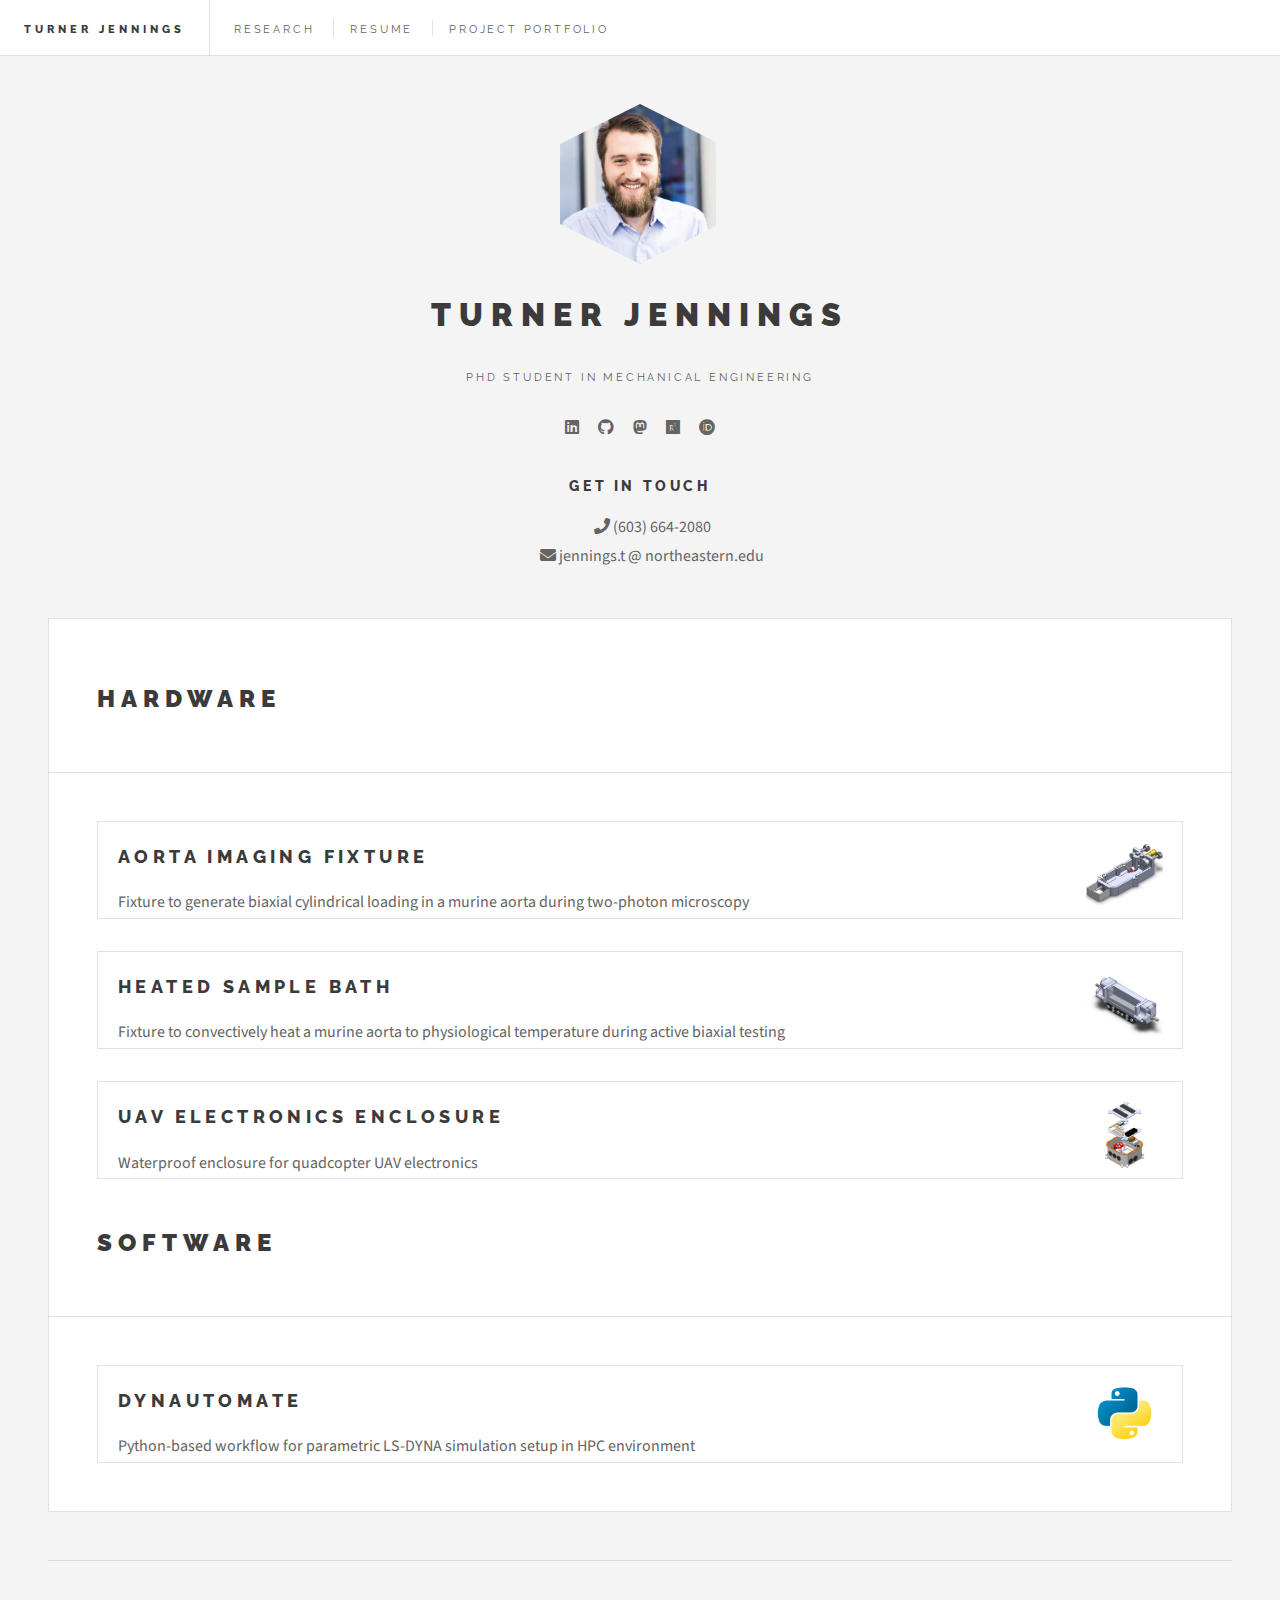
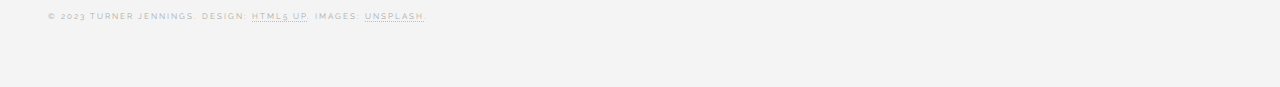
<file: portfolio.html>
<!DOCTYPE HTML>
<!--
	Future Imperfect by HTML5 UP
	html5up.net | @ajlkn
	Free for personal and commercial use under the CCA 3.0 license (html5up.net/license)
-->
<html>
	<head>
		<title>Portfolio | Turner Jennings</title>
		<meta charset="utf-8" />
		<meta name="viewport" content="width=device-width, initial-scale=1, user-scalable=no" />
		<link rel="stylesheet" href="assets/css/main.css" />
	</head>
	<body class="is-preload">

		<!-- Wrapper -->
			<div id="wrapper">

				<!-- Header -->
				<header id="header">
					<h1><a href="index.html">Turner Jennings</a></h1>
					<nav class="links">
						<ul>
							<li><a href="research.html">Research</a></li>
							<li><a href="paperscv.html">Resume</a></li>
							<li><a href="portfolio.html">Project Portfolio</a></li>
						</ul>
					</nav>
					<nav class="main">
						<ul>
							<li class="menu">
								<a class="fa-bars" href="#menu">Menu</a>
							</li>
						</ul>
					</nav>
				</header>

				<!-- Menu -->
				<section id="menu">


					<!-- Links -->
						<section>
							<ul class="links">
								<li>
									<a href="index.html">
										<h3>Home</h3>
									</a>
								</li>
								<li>
									<a href="research.html">
										<h3>Research</h3>
									</a>
								</li>
								<li>
									<a href="paperscv.html">
										<h3>Resume</h3>
									</a>
								</li>

								<li>
									<a href="portfolio.html">
										<h3>Project Portfolio</h3>
									</a>
								</li>
							</ul>
						</section>

				</section>	

				<!-- Main -->
					<div id="main">
						<!-- about-->
							<article class="post">
								<header>
									<div class="title">
										<h2>Hardware</h2>
									</div>
									
								</header>

								<article class="mini-post">
									<header>
										<h2><a href="aortafixture.html">Aorta imaging fixture</a></h2>
										Fixture to generate biaxial cylindrical loading in a murine aorta during two-photon microscopy
										<a href="aortafixture.html" class="author"><img src="images/biax.jpg" alt="" /></a>
									</header>

								</article>

								<article class="mini-post">
									<header>
										<h2><a href="samplebath.html">Heated sample bath</a></h2>
										Fixture to convectively heat a murine aorta to physiological temperature during active biaxial testing
										<a href="samplebath.html" class="author"><img src="images/bath.jpg" alt="" /></a>
									</header>

								</article>

								<article class="mini-post">
									<header>
										<h2><a href="capstone.html">UAV electronics enclosure</a></h2>
										Waterproof enclosure for quadcopter UAV electronics
										<a href="capstone.html" class="author"><img src="images/topbox.jpg" alt="" /></a>
									</header>

								</article>

								<header>
									<div class="title">
										<h2>Software</h2>
									</div>
								</header>

								<article class="mini-post">
									<header>
										<h2><a href="dynautomate.html">Dynautomate</a></h2>
										Python-based workflow for parametric LS-DYNA simulation setup in HPC environment
										<a href="dynautomate.html" class="author"><img src="images/Python-logo-notext.jpg" alt="" /></a>
									</header>

								</article>
								<!--
								<article class="mini-post">
									<header>
										<h2><a href="ROMtools.html">ROMtools</a></h2>
										Tools for Rigid Body Dynamics modeling of complex, nonlinear problems
										<a href="ROMtools.html" class="author"><img src="images/Python-logo-notext.jpg" alt="" /></a>
									</header>

								</article>
								-->
								<!--
								<article class="mini-post">
									<header>
										<h2><a href="single.html">DynaFEHMtools</a></h2>
										Python toolkit for data condensation from LS-DYNA based Finite Element Head Models
										<a href="#" class="author"><img src="images/Python-logo-notext.jpg" alt="" /></a>
									</header>

								</article>
							-->

							</article>


						<!-- Post -->
						<!--
							<article class="post">
								<header>
									<div class="title">
										<h2><a href="single.html">Magna sed adipiscing</a></h2>
										<p>Lorem ipsum dolor amet nullam consequat etiam feugiat</p>
									</div>
									<div class="meta">
										<time class="published" datetime="2015-11-01">November 1, 2015</time>
										<a href="#" class="author"><span class="name">Jane Doe</span><img src="images/avatar.jpg" alt="" /></a>
									</div>
								</header>
								<a href="single.html" class="image featured"><img src="images/pic01.jpg" alt="" /></a>
								<p>Mauris neque quam, fermentum ut nisl vitae, convallis maximus nisl. Sed mattis nunc id lorem euismod placerat. Vivamus porttitor magna enim, ac accumsan tortor cursus at. Phasellus sed ultricies mi non congue ullam corper. Praesent tincidunt sed tellus ut rutrum. Sed vitae justo condimentum, porta lectus vitae, ultricies congue gravida diam non fringilla.</p>
								<footer>
									<ul class="actions">
										<li><a href="single.html" class="button large">Continue Reading</a></li>
									</ul>
									<ul class="stats">
										<li><a href="#">General</a></li>
										<li><a href="#" class="icon solid fa-heart">28</a></li>
										<li><a href="#" class="icon solid fa-comment">128</a></li>
									</ul>
								</footer>
							</article>
						-->


						<!-- Post -->
						<!--
							<article class="post">
								<header>
									<div class="title">
										<h2><a href="#">Elements</a></h2>
										<p>Lorem ipsum dolor amet nullam consequat etiam feugiat</p>
									</div>
									<div class="meta">
										<time class="published" datetime="2015-10-18">October 18, 2015</time>
										<a href="#" class="author"><span class="name">Jane Doe</span><img src="images/avatar.jpg" alt="" /></a>
									</div>
								</header>

								<section>
									<h3>Text</h3>
									<p>This is <b>bold</b> and this is <strong>strong</strong>. This is <i>italic</i> and this is <em>emphasized</em>.
									This is <sup>superscript</sup> text and this is <sub>subscript</sub> text.
									This is <u>underlined</u> and this is code: <code>for (;;) { ... }</code>. Finally, <a href="#">this is a link</a>.</p>
									<hr />
									<p>Nunc lacinia ante nunc ac lobortis. Interdum adipiscing gravida odio porttitor sem non mi integer non faucibus ornare mi ut ante amet placerat aliquet. Volutpat eu sed ante lacinia sapien lorem accumsan varius montes viverra nibh in adipiscing blandit tempus accumsan.</p>
									<hr />
									<h2>Heading Level 2</h2>
									<h3>Heading Level 3</h3>
									<h4>Heading Level 4</h4>
									<hr />
									<h4>Blockquote</h4>
									<blockquote>Fringilla nisl. Donec accumsan interdum nisi, quis tincidunt felis sagittis eget tempus euismod. Vestibulum ante ipsum primis in faucibus vestibulum. Blandit adipiscing eu felis iaculis volutpat ac adipiscing accumsan faucibus. Vestibulum ante ipsum primis in faucibus lorem ipsum dolor sit amet nullam adipiscing eu felis.</blockquote>
									<h4>Preformatted</h4>
									<pre><code>i = 0;

while (!deck.isInOrder()) {
  print 'Iteration ' + i;
  deck.shuffle();
  i++;
}

print 'It took ' + i + ' iterations to sort the deck.';</code></pre>
								</section>

								<section>
									<h3>Lists</h3>
									<div class="row">
										<div class="col-6 col-12-medium">
											<h4>Unordered</h4>
											<ul>
												<li>Dolor pulvinar etiam.</li>
												<li>Sagittis adipiscing.</li>
												<li>Felis enim feugiat.</li>
											</ul>
											<h4>Alternate</h4>
											<ul class="alt">
												<li>Dolor pulvinar etiam.</li>
												<li>Sagittis adipiscing.</li>
												<li>Felis enim feugiat.</li>
											</ul>
										</div>
										<div class="col-6 col-12-medium">
											<h4>Ordered</h4>
											<ol>
												<li>Dolor pulvinar etiam.</li>
												<li>Etiam vel felis viverra.</li>
												<li>Felis enim feugiat.</li>
												<li>Dolor pulvinar etiam.</li>
												<li>Etiam vel felis lorem.</li>
												<li>Felis enim et feugiat.</li>
											</ol>
											<h4>Icons</h4>
											<ul class="icons">
												<li><a href="#" class="icon brands fa-twitter"><span class="label">Twitter</span></a></li>
												<li><a href="#" class="icon brands fa-facebook-f"><span class="label">Facebook</span></a></li>
												<li><a href="#" class="icon brands fa-instagram"><span class="label">Instagram</span></a></li>
												<li><a href="#" class="icon brands fa-github"><span class="label">Github</span></a></li>
											</ul>
										</div>
									</div>
									<h3>Actions</h3>
									<div class="row">
										<div class="col-6 col-12-medium">
											<ul class="actions">
												<li><a href="#" class="button">Default</a></li>
												<li><a href="#" class="button">Default</a></li>
												<li><a href="#" class="button">Default</a></li>
											</ul>
											<ul class="actions small">
												<li><a href="#" class="button small">Small</a></li>
												<li><a href="#" class="button small">Small</a></li>
												<li><a href="#" class="button small">Small</a></li>
											</ul>
											<ul class="actions stacked">
												<li><a href="#" class="button">Default</a></li>
												<li><a href="#" class="button">Default</a></li>
												<li><a href="#" class="button">Default</a></li>
											</ul>
											<ul class="actions stacked">
												<li><a href="#" class="button small">Small</a></li>
												<li><a href="#" class="button small">Small</a></li>
												<li><a href="#" class="button small">Small</a></li>
											</ul>
										</div>
										<div class="col-6 col-12-medium">
											<ul class="actions stacked">
												<li><a href="#" class="button fit">Default</a></li>
												<li><a href="#" class="button fit">Default</a></li>
											</ul>
											<ul class="actions stacked">
												<li><a href="#" class="button small fit">Small</a></li>
												<li><a href="#" class="button small fit">Small</a></li>
											</ul>
										</div>
									</div>
								</section>

								<section>
									<h3>Table</h3>
									<h4>Default</h4>
									<div class="table-wrapper">
										<table>
											<thead>
												<tr>
													<th>Name</th>
													<th>Description</th>
													<th>Price</th>
												</tr>
											</thead>
											<tbody>
												<tr>
													<td>Item One</td>
													<td>Ante turpis integer aliquet porttitor.</td>
													<td>29.99</td>
												</tr>
												<tr>
													<td>Item Two</td>
													<td>Vis ac commodo adipiscing arcu aliquet.</td>
													<td>19.99</td>
												</tr>
												<tr>
													<td>Item Three</td>
													<td> Morbi faucibus arcu accumsan lorem.</td>
													<td>29.99</td>
												</tr>
												<tr>
													<td>Item Four</td>
													<td>Vitae integer tempus condimentum.</td>
													<td>19.99</td>
												</tr>
												<tr>
													<td>Item Five</td>
													<td>Ante turpis integer aliquet porttitor.</td>
													<td>29.99</td>
												</tr>
											</tbody>
											<tfoot>
												<tr>
													<td colspan="2"></td>
													<td>100.00</td>
												</tr>
											</tfoot>
										</table>
									</div>

									<h4>Alternate</h4>
									<div class="table-wrapper">
										<table class="alt">
											<thead>
												<tr>
													<th>Name</th>
													<th>Description</th>
													<th>Price</th>
												</tr>
											</thead>
											<tbody>
												<tr>
													<td>Item One</td>
													<td>Ante turpis integer aliquet porttitor.</td>
													<td>29.99</td>
												</tr>
												<tr>
													<td>Item Two</td>
													<td>Vis ac commodo adipiscing arcu aliquet.</td>
													<td>19.99</td>
												</tr>
												<tr>
													<td>Item Three</td>
													<td> Morbi faucibus arcu accumsan lorem.</td>
													<td>29.99</td>
												</tr>
												<tr>
													<td>Item Four</td>
													<td>Vitae integer tempus condimentum.</td>
													<td>19.99</td>
												</tr>
												<tr>
													<td>Item Five</td>
													<td>Ante turpis integer aliquet porttitor.</td>
													<td>29.99</td>
												</tr>
											</tbody>
											<tfoot>
												<tr>
													<td colspan="2"></td>
													<td>100.00</td>
												</tr>
											</tfoot>
										</table>
									</div>
								</section>

								<section>
									<h3>Buttons</h3>
									<ul class="actions">
										<li><a href="#" class="button large">Large</a></li>
										<li><a href="#" class="button">Default</a></li>
										<li><a href="#" class="button small">Small</a></li>
									</ul>
									<ul class="actions fit">
										<li><a href="#" class="button fit">Fit</a></li>
										<li><a href="#" class="button fit">Fit</a></li>
										<li><a href="#" class="button fit">Fit</a></li>
									</ul>
									<ul class="actions fit small">
										<li><a href="#" class="button fit small">Fit + Small</a></li>
										<li><a href="#" class="button fit small">Fit + Small</a></li>
										<li><a href="#" class="button fit small">Fit + Small</a></li>
									</ul>
									<ul class="actions">
										<li><a href="#" class="button icon solid fa-download">Icon</a></li>
										<li><a href="#" class="button icon solid fa-upload">Icon</a></li>
										<li><a href="#" class="button icon solid fa-save">Icon</a></li>
									</ul>
									<ul class="actions">
										<li><span class="button disabled">Disabled</span></li>
										<li><span class="button disabled icon solid fa-download">Disabled</span></li>
									</ul>
								</section>

								<section>
									<h3>Form</h3>
									<form method="post" action="#">
										<div class="row gtr-uniform">
											<div class="col-6 col-12-xsmall">
												<input type="text" name="demo-name" id="demo-name" value="" placeholder="Name" />
											</div>
											<div class="col-6 col-12-xsmall">
												<input type="email" name="demo-email" id="demo-email" value="" placeholder="Email" />
											</div>
											<div class="col-12">
												<select name="demo-category" id="demo-category">
													<option value="">- Category -</option>
													<option value="1">Manufacturing</option>
													<option value="1">Shipping</option>
													<option value="1">Administration</option>
													<option value="1">Human Resources</option>
												</select>
											</div>
											<div class="col-4 col-12-small">
												<input type="radio" id="demo-priority-low" name="demo-priority" checked>
												<label for="demo-priority-low">Low</label>
											</div>
											<div class="col-4 col-12-small">
												<input type="radio" id="demo-priority-normal" name="demo-priority">
												<label for="demo-priority-normal">Normal</label>
											</div>
											<div class="col-4 col-12-small">
												<input type="radio" id="demo-priority-high" name="demo-priority">
												<label for="demo-priority-high">High</label>
											</div>
											<div class="col-6 col-12-small">
												<input type="checkbox" id="demo-copy" name="demo-copy">
												<label for="demo-copy">Email me a copy</label>
											</div>
											<div class="col-6 col-12-small">
												<input type="checkbox" id="demo-human" name="demo-human" checked>
												<label for="demo-human">Not a robot</label>
											</div>
											<div class="col-12">
												<textarea name="demo-message" id="demo-message" placeholder="Enter your message" rows="6"></textarea>
											</div>
											<div class="col-12">
												<ul class="actions">
													<li><input type="submit" value="Send Message" /></li>
													<li><input type="reset" value="Reset" /></li>
												</ul>
											</div>
										</div>
									</form>
								</section>

								<section>
									<h3>Image</h3>
									<h4>Fit</h4>
									<div class="box alt">
										<div class="row gtr-uniform">
											<div class="col-12"><span class="image fit"><img src="images/pic02.jpg" alt="" /></span></div>
											<div class="col-4"><span class="image fit"><img src="images/pic04.jpg" alt="" /></span></div>
											<div class="col-4"><span class="image fit"><img src="images/pic05.jpg" alt="" /></span></div>
											<div class="col-4"><span class="image fit"><img src="images/pic06.jpg" alt="" /></span></div>
											<div class="col-4"><span class="image fit"><img src="images/pic06.jpg" alt="" /></span></div>
											<div class="col-4"><span class="image fit"><img src="images/pic04.jpg" alt="" /></span></div>
											<div class="col-4"><span class="image fit"><img src="images/pic05.jpg" alt="" /></span></div>
											<div class="col-4"><span class="image fit"><img src="images/pic05.jpg" alt="" /></span></div>
											<div class="col-4"><span class="image fit"><img src="images/pic06.jpg" alt="" /></span></div>
											<div class="col-4"><span class="image fit"><img src="images/pic04.jpg" alt="" /></span></div>
										</div>
									</div>
									<h4>Left &amp; Right</h4>
									<p><span class="image left"><img src="images/pic07.jpg" alt="" /></span>Fringilla nisl. Donec accumsan interdum nisi, quis tincidunt felis sagittis eget. tempus euismod. Vestibulum ante ipsum primis in faucibus vestibulum. Blandit adipiscing eu felis iaculis volutpat ac adipiscing accumsan eu faucibus. Integer ac pellentesque praesent tincidunt felis sagittis eget. tempus euismod. Vestibulum ante ipsum primis in faucibus vestibulum. Blandit adipiscing eu felis iaculis volutpat ac adipiscing accumsan eu faucibus. Integer ac pellentesque praesent. Donec accumsan interdum nisi, quis tincidunt felis sagittis eget. tempus euismod. Vestibulum ante ipsum primis in faucibus vestibulum. Blandit adipiscing eu felis iaculis volutpat ac adipiscing accumsan eu faucibus. Integer ac pellentesque praesent tincidunt felis sagittis eget. tempus euismod. Vestibulum ante ipsum primis in faucibus vestibulum. Blandit adipiscing eu felis iaculis volutpat ac adipiscing accumsan eu faucibus. Integer ac pellentesque praesent. Blandit adipiscing eu felis iaculis volutpat ac adipiscing accumsan eu faucibus. Integer ac pellentesque praesent tincidunt felis sagittis eget. tempus euismod. Vestibulum ante ipsum primis in faucibus vestibulum. Blandit adipiscing eu felis iaculis volutpat ac adipiscing accumsan eu faucibus. Integer ac pellentesque praesent.</p>
									<p><span class="image right"><img src="images/pic04.jpg" alt="" /></span>Fringilla nisl. Donec accumsan interdum nisi, quis tincidunt felis sagittis eget. tempus euismod. Vestibulum ante ipsum primis in faucibus vestibulum. Blandit adipiscing eu felis iaculis volutpat ac adipiscing accumsan eu faucibus. Integer ac pellentesque praesent tincidunt felis sagittis eget. tempus euismod. Vestibulum ante ipsum primis in faucibus vestibulum. Blandit adipiscing eu felis iaculis volutpat ac adipiscing accumsan eu faucibus. Integer ac pellentesque praesent. Donec accumsan interdum nisi, quis tincidunt felis sagittis eget. tempus euismod. Vestibulum ante ipsum primis in faucibus vestibulum. Blandit adipiscing eu felis iaculis volutpat ac adipiscing accumsan eu faucibus. Integer ac pellentesque praesent tincidunt felis sagittis eget. tempus euismod. Vestibulum ante ipsum primis in faucibus vestibulum. Blandit adipiscing eu felis iaculis volutpat ac adipiscing accumsan eu faucibus. Integer ac pellentesque praesent. Blandit adipiscing eu felis iaculis volutpat ac adipiscing accumsan eu faucibus. Integer ac pellentesque praesent tincidunt felis sagittis eget. tempus euismod. Vestibulum ante ipsum primis in faucibus vestibulum. Blandit adipiscing eu felis iaculis volutpat ac adipiscing accumsan eu faucibus. Integer ac pellentesque praesent.</p>
								</section>

							</article>
						-->

					</div>

				<!-- Sidebar -->
					<section id="sidebar">

						<!-- Intro -->
							<section id="intro">
								<a class="logo"><img src="images/linkedin.jpg" alt="" /></a>
								<header>
									<h2>Turner Jennings</h2>
									<p>PhD Student in Mechanical Engineering</p>
								</header>
								<ul class="icons">
									<li><a href="https://www.linkedin.com/in/tjennings2/" class="icon brands fa-linkedin"><span class="label">LinkedIn</span></a></li>
									<li><a href="https://github.com/turnerjennings" class="icon brands fa-github"><span class="label">Github</span></a></li>
									<li><a href="https://sciencemastodon.com/@turnerjennings" class="icon brands fa-mastodon"><span class="label">Mastodon</span></a></li>
									<li><a href="https://www.researchgate.net/profile/Turner-Jennings" class="icon brands fa-researchgate"><span class="label">ResearchGate</span></a></li>
									<li><a href="https://orcid.org/0009-0003-3536-3645" class="icon brands fa-orcid"><span class="label">Orcid</span></a></li>
								</ul>

								<h3>Get in touch</h3>
								<ul style="list-style-type:none;">
									<li><a href="tel:603-664-2080" class="icon solid fa-phone"><span class="label">Phone</span></a> (603) 664-2080</li>
									<li><a href="mailto:jennings.t@northeastern.edu" class="icon solid fa-envelope"><span class="label">Email</span></a> jennings.t @ northeastern.edu</li>
								</ul>
							</section>

						<!-- Footer -->
							<section id="footer">

								<p class="copyright">&copy; 2023 Turner Jennings. Design: <a href="http://html5up.net">HTML5 UP</a>. Images: <a href="http://unsplash.com">Unsplash</a>.</p>
							</section>

					</section>

			</div>

		<!-- Scripts -->
			<script src="assets/js/jquery.min.js"></script>
			<script src="assets/js/browser.min.js"></script>
			<script src="assets/js/breakpoints.min.js"></script>
			<script src="assets/js/util.js"></script>
			<script src="assets/js/main.js"></script>

	</body>
</html>
</file>
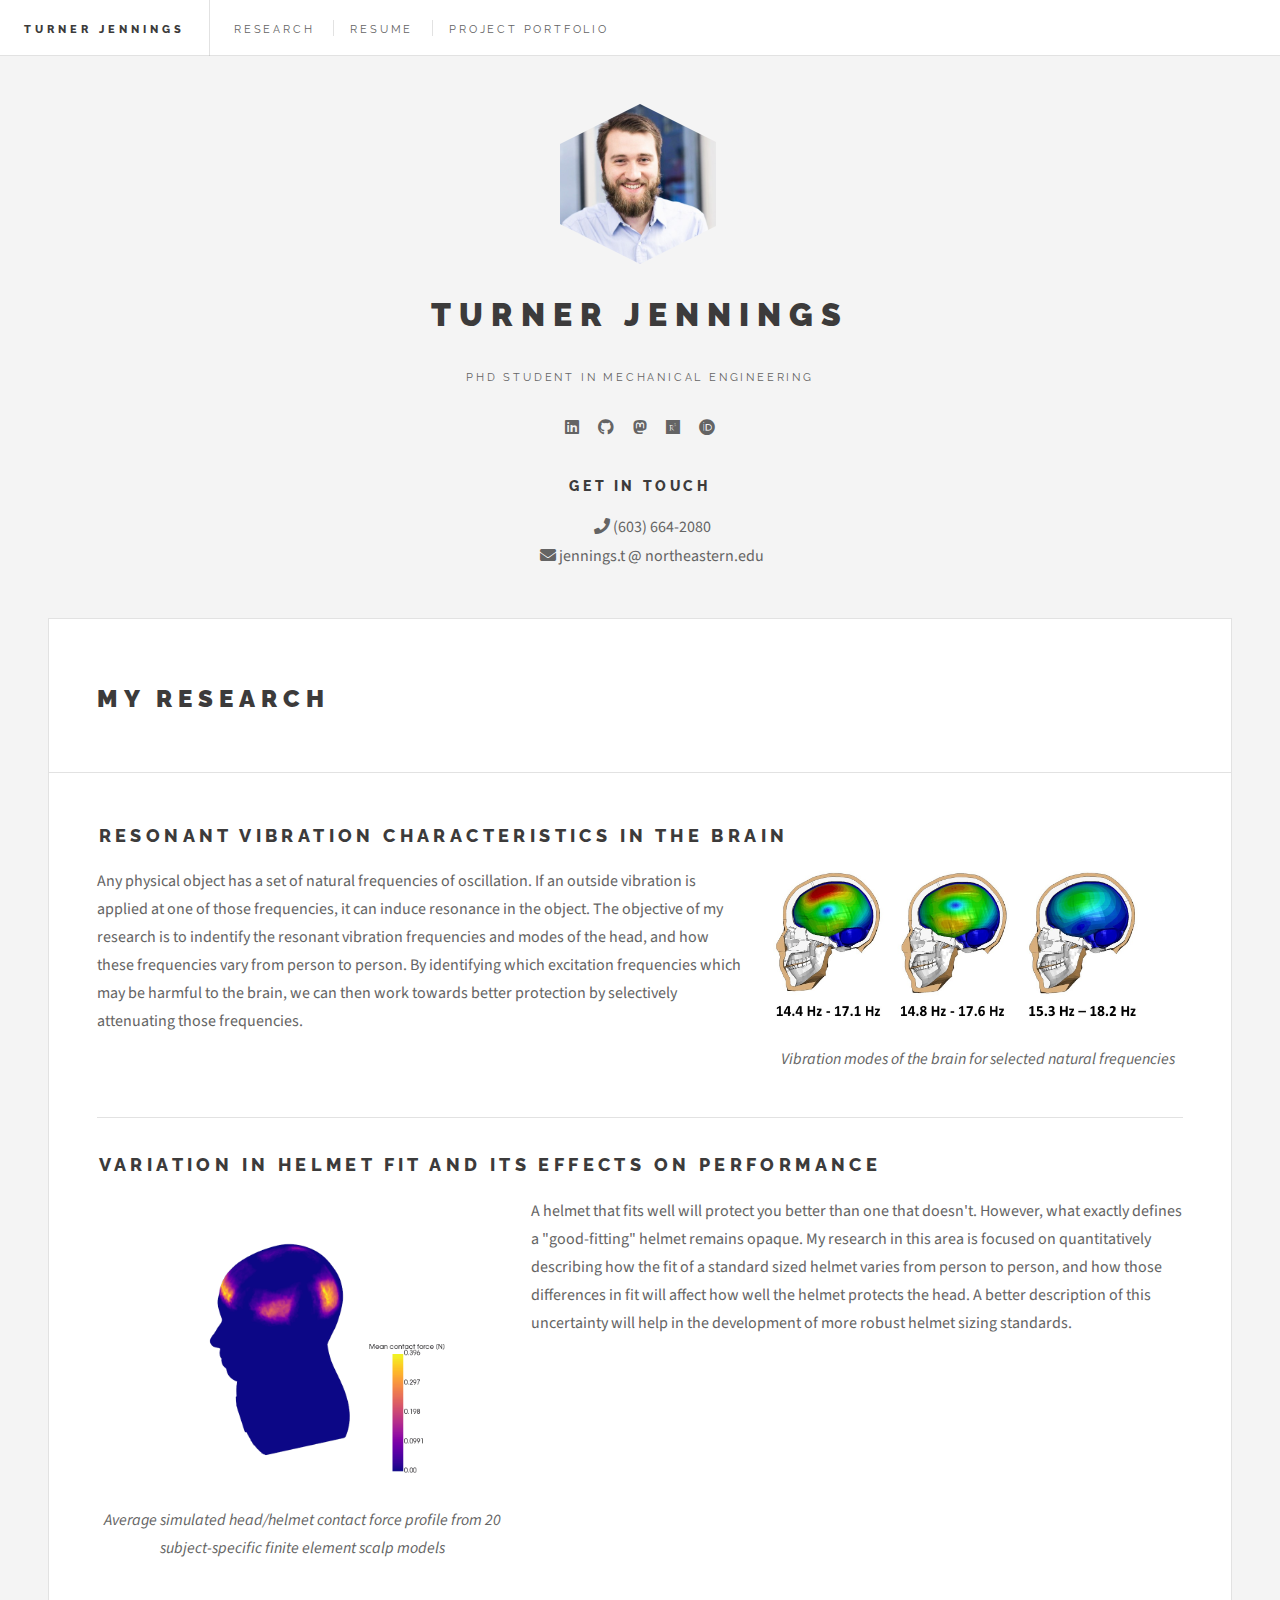
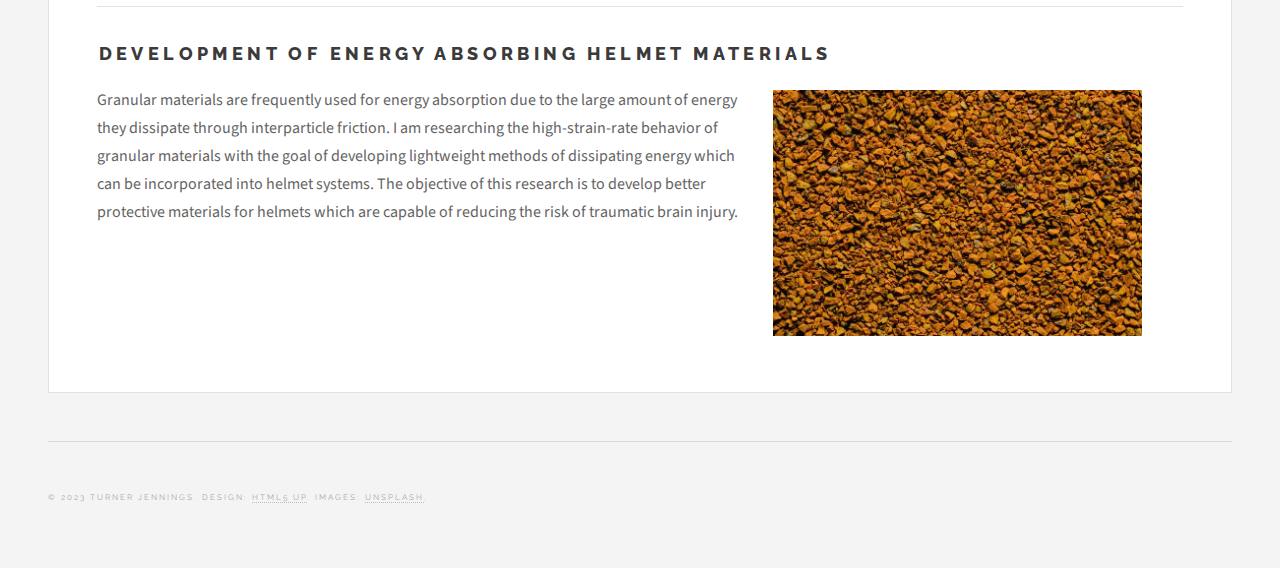
<file: research.html>
<!DOCTYPE HTML>
<!--
	Future Imperfect by HTML5 UP
	html5up.net | @ajlkn
	Free for personal and commercial use under the CCA 3.0 license (html5up.net/license)
-->
<html>
	<head>
		<title>Research | Turner Jennings</title>
		<meta charset="utf-8" />
		<meta name="viewport" content="width=device-width, initial-scale=1, user-scalable=no" />
		<link rel="stylesheet" href="assets/css/main.css" />
	</head>
	<body class="is-preload">

		<!-- Wrapper -->
			<div id="wrapper">

				<!-- Header -->
				<header id="header">
					<h1><a href="index.html">Turner Jennings</a></h1>
					<nav class="links">
						<ul>
							<li><a href="research.html">Research</a></li>
							<li><a href="paperscv.html">Resume</a></li>
							<li><a href="portfolio.html">Project Portfolio</a></li>
						</ul>
					</nav>
					<nav class="main">
						<ul>
							<li class="menu">
								<a class="fa-bars" href="#menu">Menu</a>
							</li>
						</ul>
					</nav>
				</header>

				<!-- Menu -->
				<section id="menu">


					<!-- Links -->
						<section>
							<ul class="links">
								<li>
									<a href="index.html">
										<h3>Home</h3>
									</a>
								</li>
								<li>
									<a href="research.html">
										<h3>Research</h3>
									</a>
								</li>
								<li>
									<a href="paperscv.html">
										<h3>Resume</h3>
									</a>
								</li>

								<li>
									<a href="portfolio.html">
										<h3>Project Portfolio</h3>
									</a>
								</li>
							</ul>
						</section>

				</section>

				<!-- Main -->
					<div id="main">
						<!-- about-->
							<article class="post">
								<header>
									<div class="title">
										<h2>My Research</h2>
									</div>
									
								</header>
								<div class="row">
									<h2>Resonant vibration characteristics in the brain</h2>
									<div>
											<span class="image right"><img src="images/natfreqs.jpg" alt="" width="480"/><br><em>Vibration modes of the brain for selected natural frequencies</em></span>
	
											<p>Any physical object has a set of natural frequencies of oscillation.  If an outside vibration is applied at one of those frequencies, it can induce resonance in the object.  The objective of my research is to indentify the resonant vibration frequencies and modes of the head, and how these frequencies vary from person to person.
												  By identifying which excitation frequencies which may be harmful to the brain, we can then work towards better protection by selectively attenuating those frequencies.</p>
									</div>
								</div>

								<hr>

								<div class="row">
									<h2>Variation in helmet fit and its effects on performance</h2>
									<div>
										<span class="image left"><img src="images/mean_force.gif" alt="" width="480"/><br><em>Average simulated head/helmet contact force profile from 20 subject-specific finite element scalp models</em></span>
	
											<p>
												A helmet that fits well will protect you better than one that doesn't.  However, what exactly defines a "good-fitting" helmet remains opaque.  My research in this area is focused on quantitatively describing how the 
												fit of a standard sized helmet varies from person to person, and how those differences in fit will affect how well the helmet protects the head.  A better description of this uncertainty will help in the development of more robust helmet
												sizing standards.
											</p>
									</div>
								</div>

								<hr>
							<!--
								<div class="row">
									<h2>Reduced Order Modeling of Helmet Impact Mechanics</h2>
									<div>
										<span class="image right" style="max-width: 60%;padding: 0 0 1 0;"><img src="images/ROM.gif" alt="" style="width: 100%;"/><br><em>Simplified Rigid Body Dynamics model simulation of frontal impact on a helmeted head from a sagittal view.</em></span>
	
											<p>
												Impact on the helmeted head is a complicated problem involving nonlinear materials, large deformations, and complex contact relations.
												For the design optimization of a helmet it can be convenient to represent such events in a lower parameter space which capture the underlying physics without as many nonlinear parameters.
												My research focuses on development of Rigid Body Dynamics tools to reduce solution time for helmet design optimization while retaining maximum fidelity to the original physics of the impact problem.
											</p>
									</div>
								</div>

								<hr>
							-->
								<div class="row">
									<h2>Development of energy absorbing helmet materials</h2>
									<div>
									<span class="image right"><img src="images/sand.jpeg" alt="" width="360"/><br><em></em></span>
										<p>Granular materials are frequently used for energy absorption due to the large amount of energy they dissipate through interparticle friction.  I am researching the high-strain-rate behavior of granular materials with the goal of developing lightweight methods of dissipating energy which can be incorporated into helmet systems.  The objective of this research is to develop better protective materials for helmets which are capable of reducing the risk of traumatic brain injury.</p>
									</div>
								</div>
								</article>


						<!-- Post -->
						<!--
							<article class="post">
								<header>
									<div class="title">
										<h2><a href="single.html">Magna sed adipiscing</a></h2>
										<p>Lorem ipsum dolor amet nullam consequat etiam feugiat</p>
									</div>
									<div class="meta">
										<time class="published" datetime="2015-11-01">November 1, 2015</time>
										<a href="#" class="author"><span class="name">Jane Doe</span><img src="images/avatar.jpg" alt="" /></a>
									</div>
								</header>
								<a href="single.html" class="image featured"><img src="images/pic01.jpg" alt="" /></a>
								<p>Mauris neque quam, fermentum ut nisl vitae, convallis maximus nisl. Sed mattis nunc id lorem euismod placerat. Vivamus porttitor magna enim, ac accumsan tortor cursus at. Phasellus sed ultricies mi non congue ullam corper. Praesent tincidunt sed tellus ut rutrum. Sed vitae justo condimentum, porta lectus vitae, ultricies congue gravida diam non fringilla.</p>
								<footer>
									<ul class="actions">
										<li><a href="single.html" class="button large">Continue Reading</a></li>
									</ul>
									<ul class="stats">
										<li><a href="#">General</a></li>
										<li><a href="#" class="icon solid fa-heart">28</a></li>
										<li><a href="#" class="icon solid fa-comment">128</a></li>
									</ul>
								</footer>
							</article>
						-->


						<!-- Post -->
						<!--
							<article class="post">
								<header>
									<div class="title">
										<h2><a href="#">Elements</a></h2>
										<p>Lorem ipsum dolor amet nullam consequat etiam feugiat</p>
									</div>
									<div class="meta">
										<time class="published" datetime="2015-10-18">October 18, 2015</time>
										<a href="#" class="author"><span class="name">Jane Doe</span><img src="images/avatar.jpg" alt="" /></a>
									</div>
								</header>

								<section>
									<h3>Text</h3>
									<p>This is <b>bold</b> and this is <strong>strong</strong>. This is <i>italic</i> and this is <em>emphasized</em>.
									This is <sup>superscript</sup> text and this is <sub>subscript</sub> text.
									This is <u>underlined</u> and this is code: <code>for (;;) { ... }</code>. Finally, <a href="#">this is a link</a>.</p>
									<hr />
									<p>Nunc lacinia ante nunc ac lobortis. Interdum adipiscing gravida odio porttitor sem non mi integer non faucibus ornare mi ut ante amet placerat aliquet. Volutpat eu sed ante lacinia sapien lorem accumsan varius montes viverra nibh in adipiscing blandit tempus accumsan.</p>
									<hr />
									<h2>Heading Level 2</h2>
									<h3>Heading Level 3</h3>
									<h4>Heading Level 4</h4>
									<hr />
									<h4>Blockquote</h4>
									<blockquote>Fringilla nisl. Donec accumsan interdum nisi, quis tincidunt felis sagittis eget tempus euismod. Vestibulum ante ipsum primis in faucibus vestibulum. Blandit adipiscing eu felis iaculis volutpat ac adipiscing accumsan faucibus. Vestibulum ante ipsum primis in faucibus lorem ipsum dolor sit amet nullam adipiscing eu felis.</blockquote>
									<h4>Preformatted</h4>
									<pre><code>i = 0;

while (!deck.isInOrder()) {
  print 'Iteration ' + i;
  deck.shuffle();
  i++;
}

print 'It took ' + i + ' iterations to sort the deck.';</code></pre>
								</section>

								<section>
									<h3>Lists</h3>
									<div class="row">
										<div class="col-6 col-12-medium">
											<h4>Unordered</h4>
											<ul>
												<li>Dolor pulvinar etiam.</li>
												<li>Sagittis adipiscing.</li>
												<li>Felis enim feugiat.</li>
											</ul>
											<h4>Alternate</h4>
											<ul class="alt">
												<li>Dolor pulvinar etiam.</li>
												<li>Sagittis adipiscing.</li>
												<li>Felis enim feugiat.</li>
											</ul>
										</div>
										<div class="col-6 col-12-medium">
											<h4>Ordered</h4>
											<ol>
												<li>Dolor pulvinar etiam.</li>
												<li>Etiam vel felis viverra.</li>
												<li>Felis enim feugiat.</li>
												<li>Dolor pulvinar etiam.</li>
												<li>Etiam vel felis lorem.</li>
												<li>Felis enim et feugiat.</li>
											</ol>
											<h4>Icons</h4>
											<ul class="icons">
												<li><a href="#" class="icon brands fa-twitter"><span class="label">Twitter</span></a></li>
												<li><a href="#" class="icon brands fa-facebook-f"><span class="label">Facebook</span></a></li>
												<li><a href="#" class="icon brands fa-instagram"><span class="label">Instagram</span></a></li>
												<li><a href="#" class="icon brands fa-github"><span class="label">Github</span></a></li>
											</ul>
										</div>
									</div>
									<h3>Actions</h3>
									<div class="row">
										<div class="col-6 col-12-medium">
											<ul class="actions">
												<li><a href="#" class="button">Default</a></li>
												<li><a href="#" class="button">Default</a></li>
												<li><a href="#" class="button">Default</a></li>
											</ul>
											<ul class="actions small">
												<li><a href="#" class="button small">Small</a></li>
												<li><a href="#" class="button small">Small</a></li>
												<li><a href="#" class="button small">Small</a></li>
											</ul>
											<ul class="actions stacked">
												<li><a href="#" class="button">Default</a></li>
												<li><a href="#" class="button">Default</a></li>
												<li><a href="#" class="button">Default</a></li>
											</ul>
											<ul class="actions stacked">
												<li><a href="#" class="button small">Small</a></li>
												<li><a href="#" class="button small">Small</a></li>
												<li><a href="#" class="button small">Small</a></li>
											</ul>
										</div>
										<div class="col-6 col-12-medium">
											<ul class="actions stacked">
												<li><a href="#" class="button fit">Default</a></li>
												<li><a href="#" class="button fit">Default</a></li>
											</ul>
											<ul class="actions stacked">
												<li><a href="#" class="button small fit">Small</a></li>
												<li><a href="#" class="button small fit">Small</a></li>
											</ul>
										</div>
									</div>
								</section>

								<section>
									<h3>Table</h3>
									<h4>Default</h4>
									<div class="table-wrapper">
										<table>
											<thead>
												<tr>
													<th>Name</th>
													<th>Description</th>
													<th>Price</th>
												</tr>
											</thead>
											<tbody>
												<tr>
													<td>Item One</td>
													<td>Ante turpis integer aliquet porttitor.</td>
													<td>29.99</td>
												</tr>
												<tr>
													<td>Item Two</td>
													<td>Vis ac commodo adipiscing arcu aliquet.</td>
													<td>19.99</td>
												</tr>
												<tr>
													<td>Item Three</td>
													<td> Morbi faucibus arcu accumsan lorem.</td>
													<td>29.99</td>
												</tr>
												<tr>
													<td>Item Four</td>
													<td>Vitae integer tempus condimentum.</td>
													<td>19.99</td>
												</tr>
												<tr>
													<td>Item Five</td>
													<td>Ante turpis integer aliquet porttitor.</td>
													<td>29.99</td>
												</tr>
											</tbody>
											<tfoot>
												<tr>
													<td colspan="2"></td>
													<td>100.00</td>
												</tr>
											</tfoot>
										</table>
									</div>

									<h4>Alternate</h4>
									<div class="table-wrapper">
										<table class="alt">
											<thead>
												<tr>
													<th>Name</th>
													<th>Description</th>
													<th>Price</th>
												</tr>
											</thead>
											<tbody>
												<tr>
													<td>Item One</td>
													<td>Ante turpis integer aliquet porttitor.</td>
													<td>29.99</td>
												</tr>
												<tr>
													<td>Item Two</td>
													<td>Vis ac commodo adipiscing arcu aliquet.</td>
													<td>19.99</td>
												</tr>
												<tr>
													<td>Item Three</td>
													<td> Morbi faucibus arcu accumsan lorem.</td>
													<td>29.99</td>
												</tr>
												<tr>
													<td>Item Four</td>
													<td>Vitae integer tempus condimentum.</td>
													<td>19.99</td>
												</tr>
												<tr>
													<td>Item Five</td>
													<td>Ante turpis integer aliquet porttitor.</td>
													<td>29.99</td>
												</tr>
											</tbody>
											<tfoot>
												<tr>
													<td colspan="2"></td>
													<td>100.00</td>
												</tr>
											</tfoot>
										</table>
									</div>
								</section>

								<section>
									<h3>Buttons</h3>
									<ul class="actions">
										<li><a href="#" class="button large">Large</a></li>
										<li><a href="#" class="button">Default</a></li>
										<li><a href="#" class="button small">Small</a></li>
									</ul>
									<ul class="actions fit">
										<li><a href="#" class="button fit">Fit</a></li>
										<li><a href="#" class="button fit">Fit</a></li>
										<li><a href="#" class="button fit">Fit</a></li>
									</ul>
									<ul class="actions fit small">
										<li><a href="#" class="button fit small">Fit + Small</a></li>
										<li><a href="#" class="button fit small">Fit + Small</a></li>
										<li><a href="#" class="button fit small">Fit + Small</a></li>
									</ul>
									<ul class="actions">
										<li><a href="#" class="button icon solid fa-download">Icon</a></li>
										<li><a href="#" class="button icon solid fa-upload">Icon</a></li>
										<li><a href="#" class="button icon solid fa-save">Icon</a></li>
									</ul>
									<ul class="actions">
										<li><span class="button disabled">Disabled</span></li>
										<li><span class="button disabled icon solid fa-download">Disabled</span></li>
									</ul>
								</section>

								<section>
									<h3>Form</h3>
									<form method="post" action="#">
										<div class="row gtr-uniform">
											<div class="col-6 col-12-xsmall">
												<input type="text" name="demo-name" id="demo-name" value="" placeholder="Name" />
											</div>
											<div class="col-6 col-12-xsmall">
												<input type="email" name="demo-email" id="demo-email" value="" placeholder="Email" />
											</div>
											<div class="col-12">
												<select name="demo-category" id="demo-category">
													<option value="">- Category -</option>
													<option value="1">Manufacturing</option>
													<option value="1">Shipping</option>
													<option value="1">Administration</option>
													<option value="1">Human Resources</option>
												</select>
											</div>
											<div class="col-4 col-12-small">
												<input type="radio" id="demo-priority-low" name="demo-priority" checked>
												<label for="demo-priority-low">Low</label>
											</div>
											<div class="col-4 col-12-small">
												<input type="radio" id="demo-priority-normal" name="demo-priority">
												<label for="demo-priority-normal">Normal</label>
											</div>
											<div class="col-4 col-12-small">
												<input type="radio" id="demo-priority-high" name="demo-priority">
												<label for="demo-priority-high">High</label>
											</div>
											<div class="col-6 col-12-small">
												<input type="checkbox" id="demo-copy" name="demo-copy">
												<label for="demo-copy">Email me a copy</label>
											</div>
											<div class="col-6 col-12-small">
												<input type="checkbox" id="demo-human" name="demo-human" checked>
												<label for="demo-human">Not a robot</label>
											</div>
											<div class="col-12">
												<textarea name="demo-message" id="demo-message" placeholder="Enter your message" rows="6"></textarea>
											</div>
											<div class="col-12">
												<ul class="actions">
													<li><input type="submit" value="Send Message" /></li>
													<li><input type="reset" value="Reset" /></li>
												</ul>
											</div>
										</div>
									</form>
								</section>

								<section>
									<h3>Image</h3>
									<h4>Fit</h4>
									<div class="box alt">
										<div class="row gtr-uniform">
											<div class="col-12"><span class="image fit"><img src="images/pic02.jpg" alt="" /></span></div>
											<div class="col-4"><span class="image fit"><img src="images/pic04.jpg" alt="" /></span></div>
											<div class="col-4"><span class="image fit"><img src="images/pic05.jpg" alt="" /></span></div>
											<div class="col-4"><span class="image fit"><img src="images/pic06.jpg" alt="" /></span></div>
											<div class="col-4"><span class="image fit"><img src="images/pic06.jpg" alt="" /></span></div>
											<div class="col-4"><span class="image fit"><img src="images/pic04.jpg" alt="" /></span></div>
											<div class="col-4"><span class="image fit"><img src="images/pic05.jpg" alt="" /></span></div>
											<div class="col-4"><span class="image fit"><img src="images/pic05.jpg" alt="" /></span></div>
											<div class="col-4"><span class="image fit"><img src="images/pic06.jpg" alt="" /></span></div>
											<div class="col-4"><span class="image fit"><img src="images/pic04.jpg" alt="" /></span></div>
										</div>
									</div>
									<h4>Left &amp; Right</h4>
									<p><span class="image left"><img src="images/pic07.jpg" alt="" /></span>Fringilla nisl. Donec accumsan interdum nisi, quis tincidunt felis sagittis eget. tempus euismod. Vestibulum ante ipsum primis in faucibus vestibulum. Blandit adipiscing eu felis iaculis volutpat ac adipiscing accumsan eu faucibus. Integer ac pellentesque praesent tincidunt felis sagittis eget. tempus euismod. Vestibulum ante ipsum primis in faucibus vestibulum. Blandit adipiscing eu felis iaculis volutpat ac adipiscing accumsan eu faucibus. Integer ac pellentesque praesent. Donec accumsan interdum nisi, quis tincidunt felis sagittis eget. tempus euismod. Vestibulum ante ipsum primis in faucibus vestibulum. Blandit adipiscing eu felis iaculis volutpat ac adipiscing accumsan eu faucibus. Integer ac pellentesque praesent tincidunt felis sagittis eget. tempus euismod. Vestibulum ante ipsum primis in faucibus vestibulum. Blandit adipiscing eu felis iaculis volutpat ac adipiscing accumsan eu faucibus. Integer ac pellentesque praesent. Blandit adipiscing eu felis iaculis volutpat ac adipiscing accumsan eu faucibus. Integer ac pellentesque praesent tincidunt felis sagittis eget. tempus euismod. Vestibulum ante ipsum primis in faucibus vestibulum. Blandit adipiscing eu felis iaculis volutpat ac adipiscing accumsan eu faucibus. Integer ac pellentesque praesent.</p>
									<p><span class="image right"><img src="images/pic04.jpg" alt="" /></span>Fringilla nisl. Donec accumsan interdum nisi, quis tincidunt felis sagittis eget. tempus euismod. Vestibulum ante ipsum primis in faucibus vestibulum. Blandit adipiscing eu felis iaculis volutpat ac adipiscing accumsan eu faucibus. Integer ac pellentesque praesent tincidunt felis sagittis eget. tempus euismod. Vestibulum ante ipsum primis in faucibus vestibulum. Blandit adipiscing eu felis iaculis volutpat ac adipiscing accumsan eu faucibus. Integer ac pellentesque praesent. Donec accumsan interdum nisi, quis tincidunt felis sagittis eget. tempus euismod. Vestibulum ante ipsum primis in faucibus vestibulum. Blandit adipiscing eu felis iaculis volutpat ac adipiscing accumsan eu faucibus. Integer ac pellentesque praesent tincidunt felis sagittis eget. tempus euismod. Vestibulum ante ipsum primis in faucibus vestibulum. Blandit adipiscing eu felis iaculis volutpat ac adipiscing accumsan eu faucibus. Integer ac pellentesque praesent. Blandit adipiscing eu felis iaculis volutpat ac adipiscing accumsan eu faucibus. Integer ac pellentesque praesent tincidunt felis sagittis eget. tempus euismod. Vestibulum ante ipsum primis in faucibus vestibulum. Blandit adipiscing eu felis iaculis volutpat ac adipiscing accumsan eu faucibus. Integer ac pellentesque praesent.</p>
								</section>

							</article>
						-->

					</div>

				<!-- Sidebar -->
					<section id="sidebar">

						<!-- Intro -->
							<section id="intro">
								<a class="logo"><img src="images/linkedin.jpg" alt="" /></a>
								<header>
									<h2>Turner Jennings</h2>
									<p>PhD Student in Mechanical Engineering</p>
								</header>
								<ul class="icons">
									<li><a href="https://www.linkedin.com/in/tjennings2/" class="icon brands fa-linkedin"><span class="label">LinkedIn</span></a></li>
									<li><a href="https://github.com/turnerjennings" class="icon brands fa-github"><span class="label">Github</span></a></li>
									<li><a href="https://sciencemastodon.com/@turnerjennings" class="icon brands fa-mastodon"><span class="label">Mastodon</span></a></li>
									<li><a href="https://www.researchgate.net/profile/Turner-Jennings" class="icon brands fa-researchgate"><span class="label">ResearchGate</span></a></li>
									<li><a href="https://orcid.org/0009-0003-3536-3645" class="icon brands fa-orcid"><span class="label">Orcid</span></a></li>
								</ul>

								<h3>Get in touch</h3>
								<ul style="list-style-type:none;">
									<li><a href="tel:603-664-2080" class="icon solid fa-phone"><span class="label">Phone</span></a> (603) 664-2080</li>
									<li><a href="mailto:jennings.t@northeastern.edu" class="icon solid fa-envelope"><span class="label">Email</span></a> jennings.t @ northeastern.edu</li>
								</ul>
							</section>

						<!-- Footer -->
							<section id="footer">

								<p class="copyright">&copy; 2023 Turner Jennings. Design: <a href="http://html5up.net">HTML5 UP</a>. Images: <a href="http://unsplash.com">Unsplash</a>.</p>
							</section>

					</section>

			</div>

		<!-- Scripts -->
			<script src="assets/js/jquery.min.js"></script>
			<script src="assets/js/browser.min.js"></script>
			<script src="assets/js/breakpoints.min.js"></script>
			<script src="assets/js/util.js"></script>
			<script src="assets/js/main.js"></script>

	</body>
</html>
</file>
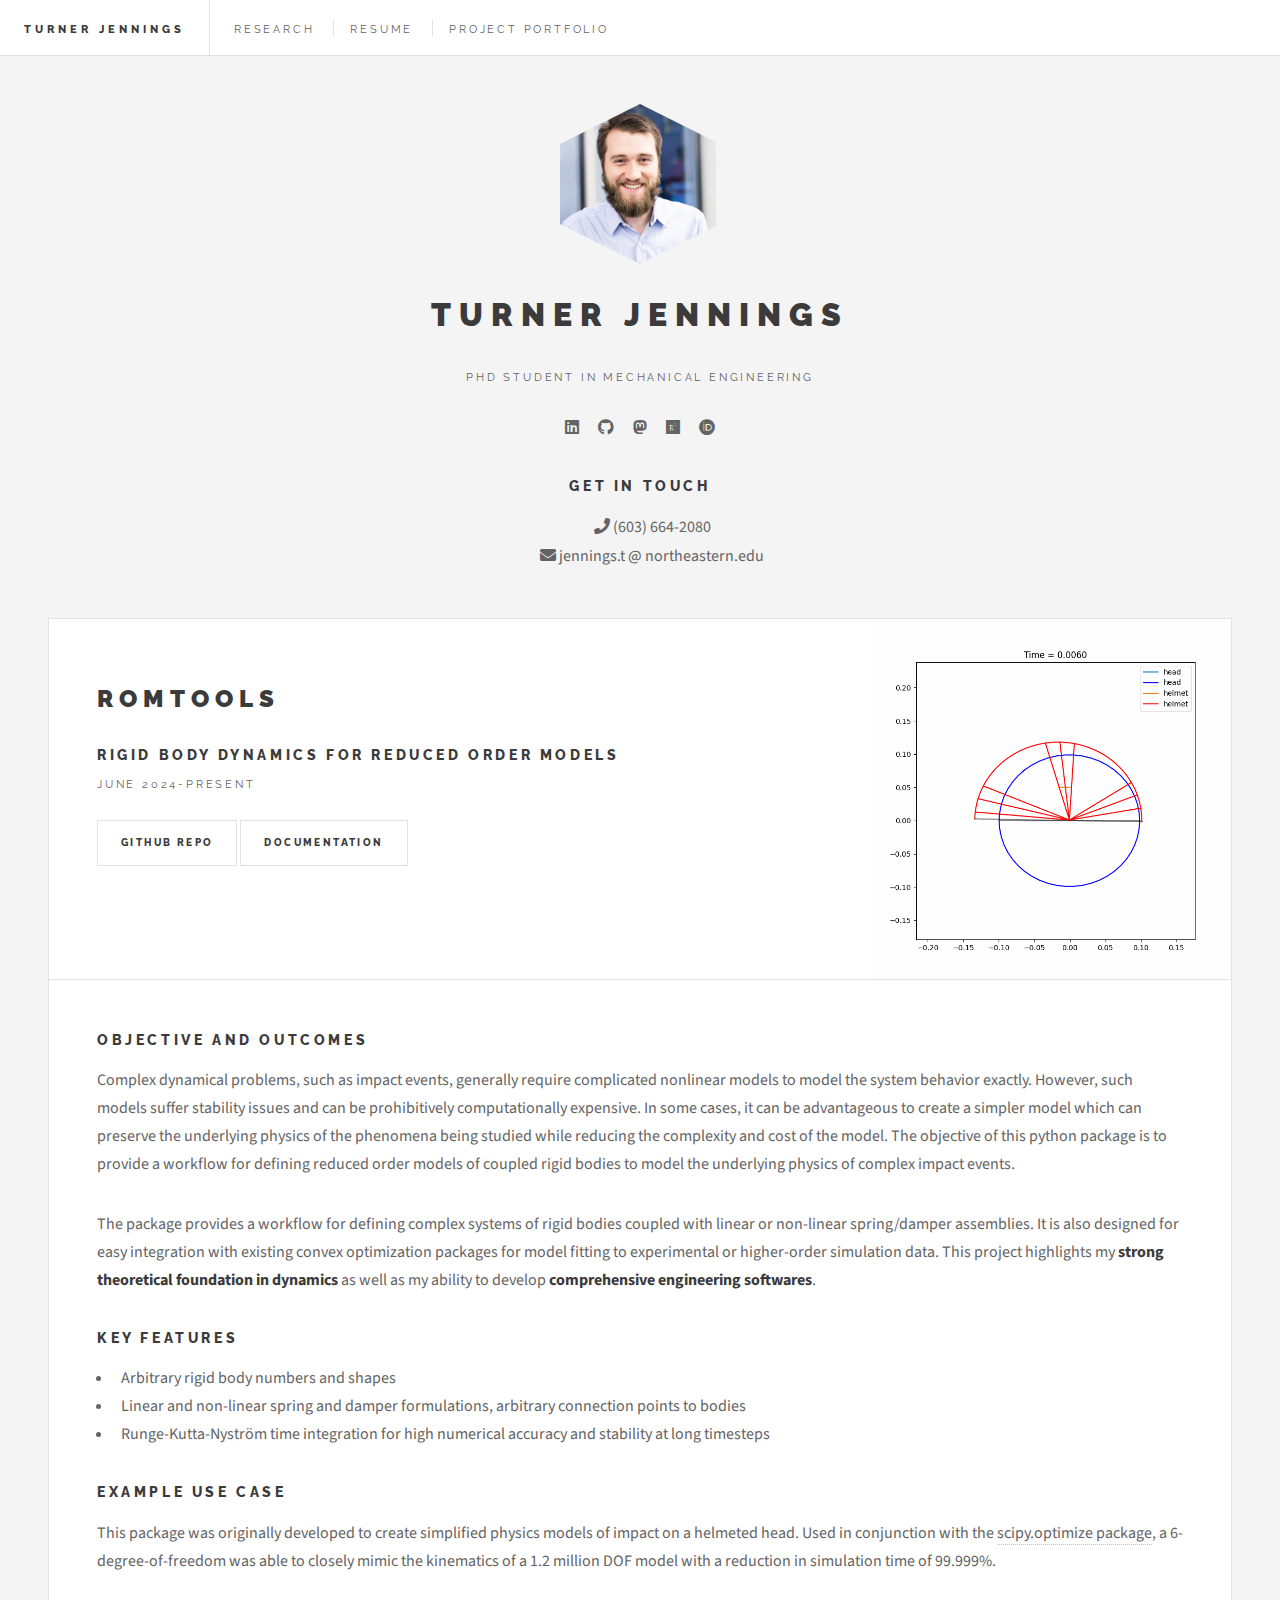
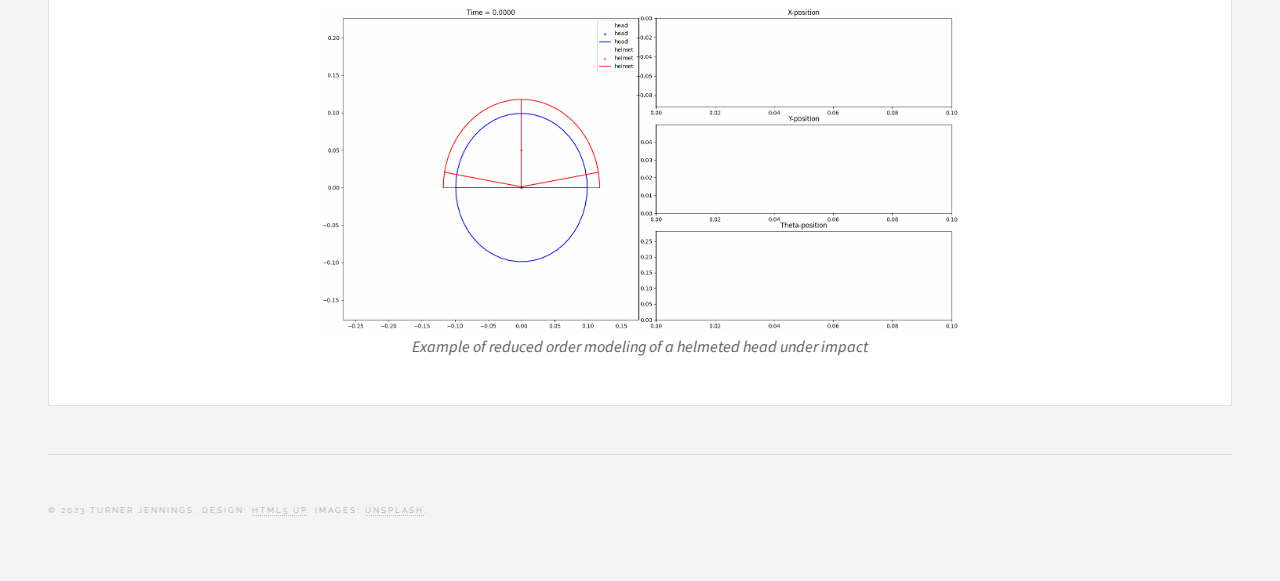
<file: ROMtools.html>
<!DOCTYPE HTML>
<!--
	Future Imperfect by HTML5 UP
	html5up.net | @ajlkn
	Free for personal and commercial use under the CCA 3.0 license (html5up.net/license)
-->
<html>
	<head>
		<title>Dynautomate | Turner Jennings</title>
		<meta charset="utf-8" />
		<meta name="viewport" content="width=device-width, initial-scale=1, user-scalable=no" />
		<link rel="stylesheet" href="assets/css/main.css" />
	</head>
	<body class="is-preload">

		<!-- Wrapper -->
			<div id="wrapper">

				<!-- Header -->
					<header id="header">
						<h1><a href="index.html">Turner Jennings</a></h1>
						<nav class="links">
							<ul>
								<li><a href="research.html">Research</a></li>
								<li><a href="paperscv.html">Resume</a></li>
								<li><a href="portfolio.html">Project Portfolio</a></li>
							</ul>
						</nav>
						<nav class="main">
							<ul>
								<li class="menu">
									<a class="fa-bars" href="#menu">Menu</a>
								</li>
							</ul>
						</nav>
					</header>

					<!-- Menu -->
					<section id="menu">


						<!-- Links -->
							<section>
								<ul class="links">
									<li>
										<a href="index.html">
											<h3>Home</h3>
										</a>
									</li>
									<li>
										<a href="research.html">
											<h3>Research</h3>
										</a>
									</li>
									<li>
										<a href="paperscv.html">
											<h3>Resume</h3>
										</a>
									</li>

									<li>
										<a href="portfolio.html">
											<h3>Project Portfolio</h3>
										</a>
									</li>
								</ul>
							</section>

					</section>

				<!-- Main -->
					<div id="main">
						<!-- about-->
							<article class="post">
								<header>
									<div class="title">
										
										<h2>ROMtools</h2>
										<h3>Rigid Body Dynamics for reduced order models </h3>
										<p>June 2024-present</p>
										<a href="https://github.com/turnerjennings/ROMtools" class="button">Github Repo</a>
										<a href="https://turnerjennings.github.io/ROMtools/" class="button">Documentation</a>

									</div>
									<span class="image center"><img src="images/ROMtools.gif" alt="Reduced Order model" width="360"/></span>
								</header>
								<!--	
								</header>
								<div class="row">
									<h2>Resonant vibration characteristics in the brain</h2>
									<div>
											<span class="image left"><img src="images/natfreqs.jpg" alt="" width="480"/><br><em>Vibration modes of the brain for selected natural frequencies</em></span>
	
											<p>Any physical object has a set of natural frequencies of oscillation.  If an outside vibration is applied at one of those frequencies, it can induce resonance in the object.  The objective of my research is to indentify the resonant vibration frequencies and modes of the head, and how these frequencies vary from person to person.
												  By identifying which excitation frequencies which may be harmful to the brain, we can then work towards better protection by selectively attenuating those frequencies.</p>
									</div>
								</div>
							-->
							<div>
								<h3>Objective and outcomes</h3>
								<p>
									Complex dynamical problems, such as impact events, generally require complicated nonlinear models to model the system behavior exactly.
									However, such models suffer stability issues and can be prohibitively computationally expensive.
									In some cases, it can be advantageous to create a simpler model which can preserve the underlying physics of the phenomena being studied while reducing the complexity and cost of the model.
									The objective of this python package is to provide a workflow for defining reduced order models of coupled rigid bodies to model the underlying physics of complex impact events.
								</p>
								<p>
									The package provides a workflow for defining complex systems of rigid bodies coupled with linear or non-linear spring/damper assemblies.
									It is also designed for easy integration with existing convex optimization packages for model fitting to experimental or higher-order simulation data.
									This project highlights my <b>strong theoretical foundation in dynamics</b> as well as my ability to develop <b>comprehensive engineering softwares</b>.
								</p>
							</div>


							
							<div>

								
								<h3>Key features</h3>
							<ul>
								<li>Arbitrary rigid body numbers and shapes
								</li>
								<li>Linear and non-linear spring and damper formulations, arbitrary connection points to bodies
								</li>  
								<li>Runge-Kutta-Nyström time integration for high numerical accuracy and stability at long timesteps</li>
							
							</ul>
							</div>

							<div>
								<h3>Example use case</h3>

							<p>
								This package was originally developed to create simplified physics models of impact on a helmeted head.  
								Used in conjunction with the <a href="https://docs.scipy.org/doc/scipy/reference/optimize.html">scipy.optimize package</a>, 
								a 6-degree-of-freedom was able to closely mimic the kinematics of a 1.2 million DOF model with a reduction in simulation time of 99.999%.
							</p>

							

							</div>

							<img src="images/ROM.gif" class="image center" width="640">
							<span class="image center"><em>Example of reduced order modeling of a helmeted head under impact</em></span><br>


						<!-- Post -->
						<!--
							<article class="post">
								<header>
									<div class="title">
										<h2><a href="single.html">Magna sed adipiscing</a></h2>
										<p>Lorem ipsum dolor amet nullam consequat etiam feugiat</p>
									</div>
									<div class="meta">
										<time class="published" datetime="2015-11-01">November 1, 2015</time>
										<a href="#" class="author"><span class="name">Jane Doe</span><img src="images/avatar.jpg" alt="" /></a>
									</div>
								</header>
								<a href="single.html" class="image featured"><img src="images/pic01.jpg" alt="" /></a>
								<p>Mauris neque quam, fermentum ut nisl vitae, convallis maximus nisl. Sed mattis nunc id lorem euismod placerat. Vivamus porttitor magna enim, ac accumsan tortor cursus at. Phasellus sed ultricies mi non congue ullam corper. Praesent tincidunt sed tellus ut rutrum. Sed vitae justo condimentum, porta lectus vitae, ultricies congue gravida diam non fringilla.</p>
								<footer>
									<ul class="actions">
										<li><a href="single.html" class="button large">Continue Reading</a></li>
									</ul>
									<ul class="stats">
										<li><a href="#">General</a></li>
										<li><a href="#" class="icon solid fa-heart">28</a></li>
										<li><a href="#" class="icon solid fa-comment">128</a></li>
									</ul>
								</footer>
							</article>
						-->


						<!-- Post -->
						<!--
							<article class="post">
								<header>
									<div class="title">
										<h2><a href="#">Elements</a></h2>
										<p>Lorem ipsum dolor amet nullam consequat etiam feugiat</p>
									</div>
									<div class="meta">
										<time class="published" datetime="2015-10-18">October 18, 2015</time>
										<a href="#" class="author"><span class="name">Jane Doe</span><img src="images/avatar.jpg" alt="" /></a>
									</div>
								</header>

								<section>
									<h3>Text</h3>
									<p>This is <b>bold</b> and this is <strong>strong</strong>. This is <i>italic</i> and this is <em>emphasized</em>.
									This is <sup>superscript</sup> text and this is <sub>subscript</sub> text.
									This is <u>underlined</u> and this is code: <code>for (;;) { ... }</code>. Finally, <a href="#">this is a link</a>.</p>
									<hr />
									<p>Nunc lacinia ante nunc ac lobortis. Interdum adipiscing gravida odio porttitor sem non mi integer non faucibus ornare mi ut ante amet placerat aliquet. Volutpat eu sed ante lacinia sapien lorem accumsan varius montes viverra nibh in adipiscing blandit tempus accumsan.</p>
									<hr />
									<h2>Heading Level 2</h2>
									<h3>Heading Level 3</h3>
									<h4>Heading Level 4</h4>
									<hr />
									<h4>Blockquote</h4>
									<blockquote>Fringilla nisl. Donec accumsan interdum nisi, quis tincidunt felis sagittis eget tempus euismod. Vestibulum ante ipsum primis in faucibus vestibulum. Blandit adipiscing eu felis iaculis volutpat ac adipiscing accumsan faucibus. Vestibulum ante ipsum primis in faucibus lorem ipsum dolor sit amet nullam adipiscing eu felis.</blockquote>
									<h4>Preformatted</h4>
									<pre><code>i = 0;

while (!deck.isInOrder()) {
  print 'Iteration ' + i;
  deck.shuffle();
  i++;
}

print 'It took ' + i + ' iterations to sort the deck.';</code></pre>
								</section>

								<section>
									<h3>Lists</h3>
									<div class="row">
										<div class="col-6 col-12-medium">
											<h4>Unordered</h4>
											<ul>
												<li>Dolor pulvinar etiam.</li>
												<li>Sagittis adipiscing.</li>
												<li>Felis enim feugiat.</li>
											</ul>
											<h4>Alternate</h4>
											<ul class="alt">
												<li>Dolor pulvinar etiam.</li>
												<li>Sagittis adipiscing.</li>
												<li>Felis enim feugiat.</li>
											</ul>
										</div>
										<div class="col-6 col-12-medium">
											<h4>Ordered</h4>
											<ol>
												<li>Dolor pulvinar etiam.</li>
												<li>Etiam vel felis viverra.</li>
												<li>Felis enim feugiat.</li>
												<li>Dolor pulvinar etiam.</li>
												<li>Etiam vel felis lorem.</li>
												<li>Felis enim et feugiat.</li>
											</ol>
											<h4>Icons</h4>
											<ul class="icons">
												<li><a href="#" class="icon brands fa-twitter"><span class="label">Twitter</span></a></li>
												<li><a href="#" class="icon brands fa-facebook-f"><span class="label">Facebook</span></a></li>
												<li><a href="#" class="icon brands fa-instagram"><span class="label">Instagram</span></a></li>
												<li><a href="#" class="icon brands fa-github"><span class="label">Github</span></a></li>
											</ul>
										</div>
									</div>
									<h3>Actions</h3>
									<div class="row">
										<div class="col-6 col-12-medium">
											<ul class="actions">
												<li><a href="#" class="button">Default</a></li>
												<li><a href="#" class="button">Default</a></li>
												<li><a href="#" class="button">Default</a></li>
											</ul>
											<ul class="actions small">
												<li><a href="#" class="button small">Small</a></li>
												<li><a href="#" class="button small">Small</a></li>
												<li><a href="#" class="button small">Small</a></li>
											</ul>
											<ul class="actions stacked">
												<li><a href="#" class="button">Default</a></li>
												<li><a href="#" class="button">Default</a></li>
												<li><a href="#" class="button">Default</a></li>
											</ul>
											<ul class="actions stacked">
												<li><a href="#" class="button small">Small</a></li>
												<li><a href="#" class="button small">Small</a></li>
												<li><a href="#" class="button small">Small</a></li>
											</ul>
										</div>
										<div class="col-6 col-12-medium">
											<ul class="actions stacked">
												<li><a href="#" class="button fit">Default</a></li>
												<li><a href="#" class="button fit">Default</a></li>
											</ul>
											<ul class="actions stacked">
												<li><a href="#" class="button small fit">Small</a></li>
												<li><a href="#" class="button small fit">Small</a></li>
											</ul>
										</div>
									</div>
								</section>

								<section>
									<h3>Table</h3>
									<h4>Default</h4>
									<div class="table-wrapper">
										<table>
											<thead>
												<tr>
													<th>Name</th>
													<th>Description</th>
													<th>Price</th>
												</tr>
											</thead>
											<tbody>
												<tr>
													<td>Item One</td>
													<td>Ante turpis integer aliquet porttitor.</td>
													<td>29.99</td>
												</tr>
												<tr>
													<td>Item Two</td>
													<td>Vis ac commodo adipiscing arcu aliquet.</td>
													<td>19.99</td>
												</tr>
												<tr>
													<td>Item Three</td>
													<td> Morbi faucibus arcu accumsan lorem.</td>
													<td>29.99</td>
												</tr>
												<tr>
													<td>Item Four</td>
													<td>Vitae integer tempus condimentum.</td>
													<td>19.99</td>
												</tr>
												<tr>
													<td>Item Five</td>
													<td>Ante turpis integer aliquet porttitor.</td>
													<td>29.99</td>
												</tr>
											</tbody>
											<tfoot>
												<tr>
													<td colspan="2"></td>
													<td>100.00</td>
												</tr>
											</tfoot>
										</table>
									</div>

									<h4>Alternate</h4>
									<div class="table-wrapper">
										<table class="alt">
											<thead>
												<tr>
													<th>Name</th>
													<th>Description</th>
													<th>Price</th>
												</tr>
											</thead>
											<tbody>
												<tr>
													<td>Item One</td>
													<td>Ante turpis integer aliquet porttitor.</td>
													<td>29.99</td>
												</tr>
												<tr>
													<td>Item Two</td>
													<td>Vis ac commodo adipiscing arcu aliquet.</td>
													<td>19.99</td>
												</tr>
												<tr>
													<td>Item Three</td>
													<td> Morbi faucibus arcu accumsan lorem.</td>
													<td>29.99</td>
												</tr>
												<tr>
													<td>Item Four</td>
													<td>Vitae integer tempus condimentum.</td>
													<td>19.99</td>
												</tr>
												<tr>
													<td>Item Five</td>
													<td>Ante turpis integer aliquet porttitor.</td>
													<td>29.99</td>
												</tr>
											</tbody>
											<tfoot>
												<tr>
													<td colspan="2"></td>
													<td>100.00</td>
												</tr>
											</tfoot>
										</table>
									</div>
								</section>

								<section>
									<h3>Buttons</h3>
									<ul class="actions">
										<li><a href="#" class="button large">Large</a></li>
										<li><a href="#" class="button">Default</a></li>
										<li><a href="#" class="button small">Small</a></li>
									</ul>
									<ul class="actions fit">
										<li><a href="#" class="button fit">Fit</a></li>
										<li><a href="#" class="button fit">Fit</a></li>
										<li><a href="#" class="button fit">Fit</a></li>
									</ul>
									<ul class="actions fit small">
										<li><a href="#" class="button fit small">Fit + Small</a></li>
										<li><a href="#" class="button fit small">Fit + Small</a></li>
										<li><a href="#" class="button fit small">Fit + Small</a></li>
									</ul>
									<ul class="actions">
										<li><a href="#" class="button icon solid fa-download">Icon</a></li>
										<li><a href="#" class="button icon solid fa-upload">Icon</a></li>
										<li><a href="#" class="button icon solid fa-save">Icon</a></li>
									</ul>
									<ul class="actions">
										<li><span class="button disabled">Disabled</span></li>
										<li><span class="button disabled icon solid fa-download">Disabled</span></li>
									</ul>
								</section>

								<section>
									<h3>Form</h3>
									<form method="post" action="#">
										<div class="row gtr-uniform">
											<div class="col-6 col-12-xsmall">
												<input type="text" name="demo-name" id="demo-name" value="" placeholder="Name" />
											</div>
											<div class="col-6 col-12-xsmall">
												<input type="email" name="demo-email" id="demo-email" value="" placeholder="Email" />
											</div>
											<div class="col-12">
												<select name="demo-category" id="demo-category">
													<option value="">- Category -</option>
													<option value="1">Manufacturing</option>
													<option value="1">Shipping</option>
													<option value="1">Administration</option>
													<option value="1">Human Resources</option>
												</select>
											</div>
											<div class="col-4 col-12-small">
												<input type="radio" id="demo-priority-low" name="demo-priority" checked>
												<label for="demo-priority-low">Low</label>
											</div>
											<div class="col-4 col-12-small">
												<input type="radio" id="demo-priority-normal" name="demo-priority">
												<label for="demo-priority-normal">Normal</label>
											</div>
											<div class="col-4 col-12-small">
												<input type="radio" id="demo-priority-high" name="demo-priority">
												<label for="demo-priority-high">High</label>
											</div>
											<div class="col-6 col-12-small">
												<input type="checkbox" id="demo-copy" name="demo-copy">
												<label for="demo-copy">Email me a copy</label>
											</div>
											<div class="col-6 col-12-small">
												<input type="checkbox" id="demo-human" name="demo-human" checked>
												<label for="demo-human">Not a robot</label>
											</div>
											<div class="col-12">
												<textarea name="demo-message" id="demo-message" placeholder="Enter your message" rows="6"></textarea>
											</div>
											<div class="col-12">
												<ul class="actions">
													<li><input type="submit" value="Send Message" /></li>
													<li><input type="reset" value="Reset" /></li>
												</ul>
											</div>
										</div>
									</form>
								</section>

								<section>
									<h3>Image</h3>
									<h4>Fit</h4>
									<div class="box alt">
										<div class="row gtr-uniform">
											<div class="col-12"><span class="image fit"><img src="images/pic02.jpg" alt="" /></span></div>
											<div class="col-4"><span class="image fit"><img src="images/pic04.jpg" alt="" /></span></div>
											<div class="col-4"><span class="image fit"><img src="images/pic05.jpg" alt="" /></span></div>
											<div class="col-4"><span class="image fit"><img src="images/pic06.jpg" alt="" /></span></div>
											<div class="col-4"><span class="image fit"><img src="images/pic06.jpg" alt="" /></span></div>
											<div class="col-4"><span class="image fit"><img src="images/pic04.jpg" alt="" /></span></div>
											<div class="col-4"><span class="image fit"><img src="images/pic05.jpg" alt="" /></span></div>
											<div class="col-4"><span class="image fit"><img src="images/pic05.jpg" alt="" /></span></div>
											<div class="col-4"><span class="image fit"><img src="images/pic06.jpg" alt="" /></span></div>
											<div class="col-4"><span class="image fit"><img src="images/pic04.jpg" alt="" /></span></div>
										</div>
									</div>
									<h4>Left &amp; Right</h4>
									<p><span class="image left"><img src="images/pic07.jpg" alt="" /></span>Fringilla nisl. Donec accumsan interdum nisi, quis tincidunt felis sagittis eget. tempus euismod. Vestibulum ante ipsum primis in faucibus vestibulum. Blandit adipiscing eu felis iaculis volutpat ac adipiscing accumsan eu faucibus. Integer ac pellentesque praesent tincidunt felis sagittis eget. tempus euismod. Vestibulum ante ipsum primis in faucibus vestibulum. Blandit adipiscing eu felis iaculis volutpat ac adipiscing accumsan eu faucibus. Integer ac pellentesque praesent. Donec accumsan interdum nisi, quis tincidunt felis sagittis eget. tempus euismod. Vestibulum ante ipsum primis in faucibus vestibulum. Blandit adipiscing eu felis iaculis volutpat ac adipiscing accumsan eu faucibus. Integer ac pellentesque praesent tincidunt felis sagittis eget. tempus euismod. Vestibulum ante ipsum primis in faucibus vestibulum. Blandit adipiscing eu felis iaculis volutpat ac adipiscing accumsan eu faucibus. Integer ac pellentesque praesent. Blandit adipiscing eu felis iaculis volutpat ac adipiscing accumsan eu faucibus. Integer ac pellentesque praesent tincidunt felis sagittis eget. tempus euismod. Vestibulum ante ipsum primis in faucibus vestibulum. Blandit adipiscing eu felis iaculis volutpat ac adipiscing accumsan eu faucibus. Integer ac pellentesque praesent.</p>
									<p><span class="image right"><img src="images/pic04.jpg" alt="" /></span>Fringilla nisl. Donec accumsan interdum nisi, quis tincidunt felis sagittis eget. tempus euismod. Vestibulum ante ipsum primis in faucibus vestibulum. Blandit adipiscing eu felis iaculis volutpat ac adipiscing accumsan eu faucibus. Integer ac pellentesque praesent tincidunt felis sagittis eget. tempus euismod. Vestibulum ante ipsum primis in faucibus vestibulum. Blandit adipiscing eu felis iaculis volutpat ac adipiscing accumsan eu faucibus. Integer ac pellentesque praesent. Donec accumsan interdum nisi, quis tincidunt felis sagittis eget. tempus euismod. Vestibulum ante ipsum primis in faucibus vestibulum. Blandit adipiscing eu felis iaculis volutpat ac adipiscing accumsan eu faucibus. Integer ac pellentesque praesent tincidunt felis sagittis eget. tempus euismod. Vestibulum ante ipsum primis in faucibus vestibulum. Blandit adipiscing eu felis iaculis volutpat ac adipiscing accumsan eu faucibus. Integer ac pellentesque praesent. Blandit adipiscing eu felis iaculis volutpat ac adipiscing accumsan eu faucibus. Integer ac pellentesque praesent tincidunt felis sagittis eget. tempus euismod. Vestibulum ante ipsum primis in faucibus vestibulum. Blandit adipiscing eu felis iaculis volutpat ac adipiscing accumsan eu faucibus. Integer ac pellentesque praesent.</p>
								</section>

							</article>
						-->

					</div>

				<!-- Sidebar -->
					<section id="sidebar">

						<!-- Intro -->
							<section id="intro">
								<a class="logo"><img src="images/linkedin.jpg" alt="" /></a>
								<header>
									<h2>Turner Jennings</h2>
									<p>PhD Student in Mechanical Engineering</p>
								</header>
								<ul class="icons">
									<li><a href="https://www.linkedin.com/in/tjennings2/" class="icon brands fa-linkedin"><span class="label">LinkedIn</span></a></li>
									<li><a href="https://github.com/turnerjennings" class="icon brands fa-github"><span class="label">Github</span></a></li>
									<li><a href="https://sciencemastodon.com/@turnerjennings" class="icon brands fa-mastodon"><span class="label">Mastodon</span></a></li>
									<li><a href="https://www.researchgate.net/profile/Turner-Jennings" class="icon brands fa-researchgate"><span class="label">ResearchGate</span></a></li>
									<li><a href="https://orcid.org/0009-0003-3536-3645" class="icon brands fa-orcid"><span class="label">Orcid</span></a></li>
								</ul>

								<h3>Get in touch</h3>
								<ul style="list-style-type:none;">
									<li><a href="tel:603-664-2080" class="icon solid fa-phone"><span class="label">Phone</span></a> (603) 664-2080</li>
									<li><a href="mailto:jennings.t@northeastern.edu" class="icon solid fa-envelope"><span class="label">Email</span></a> jennings.t @ northeastern.edu</li>
								</ul>
							</section>

						<!-- Footer -->
							<section id="footer">

								<p class="copyright">&copy; 2023 Turner Jennings. Design: <a href="http://html5up.net">HTML5 UP</a>. Images: <a href="http://unsplash.com">Unsplash</a>.</p>
							</section>

					</section>

			</div>

		<!-- Scripts -->
			<script src="assets/js/jquery.min.js"></script>
			<script src="assets/js/browser.min.js"></script>
			<script src="assets/js/breakpoints.min.js"></script>
			<script src="assets/js/util.js"></script>
			<script src="assets/js/main.js"></script>

	</body>
</html>
</file>
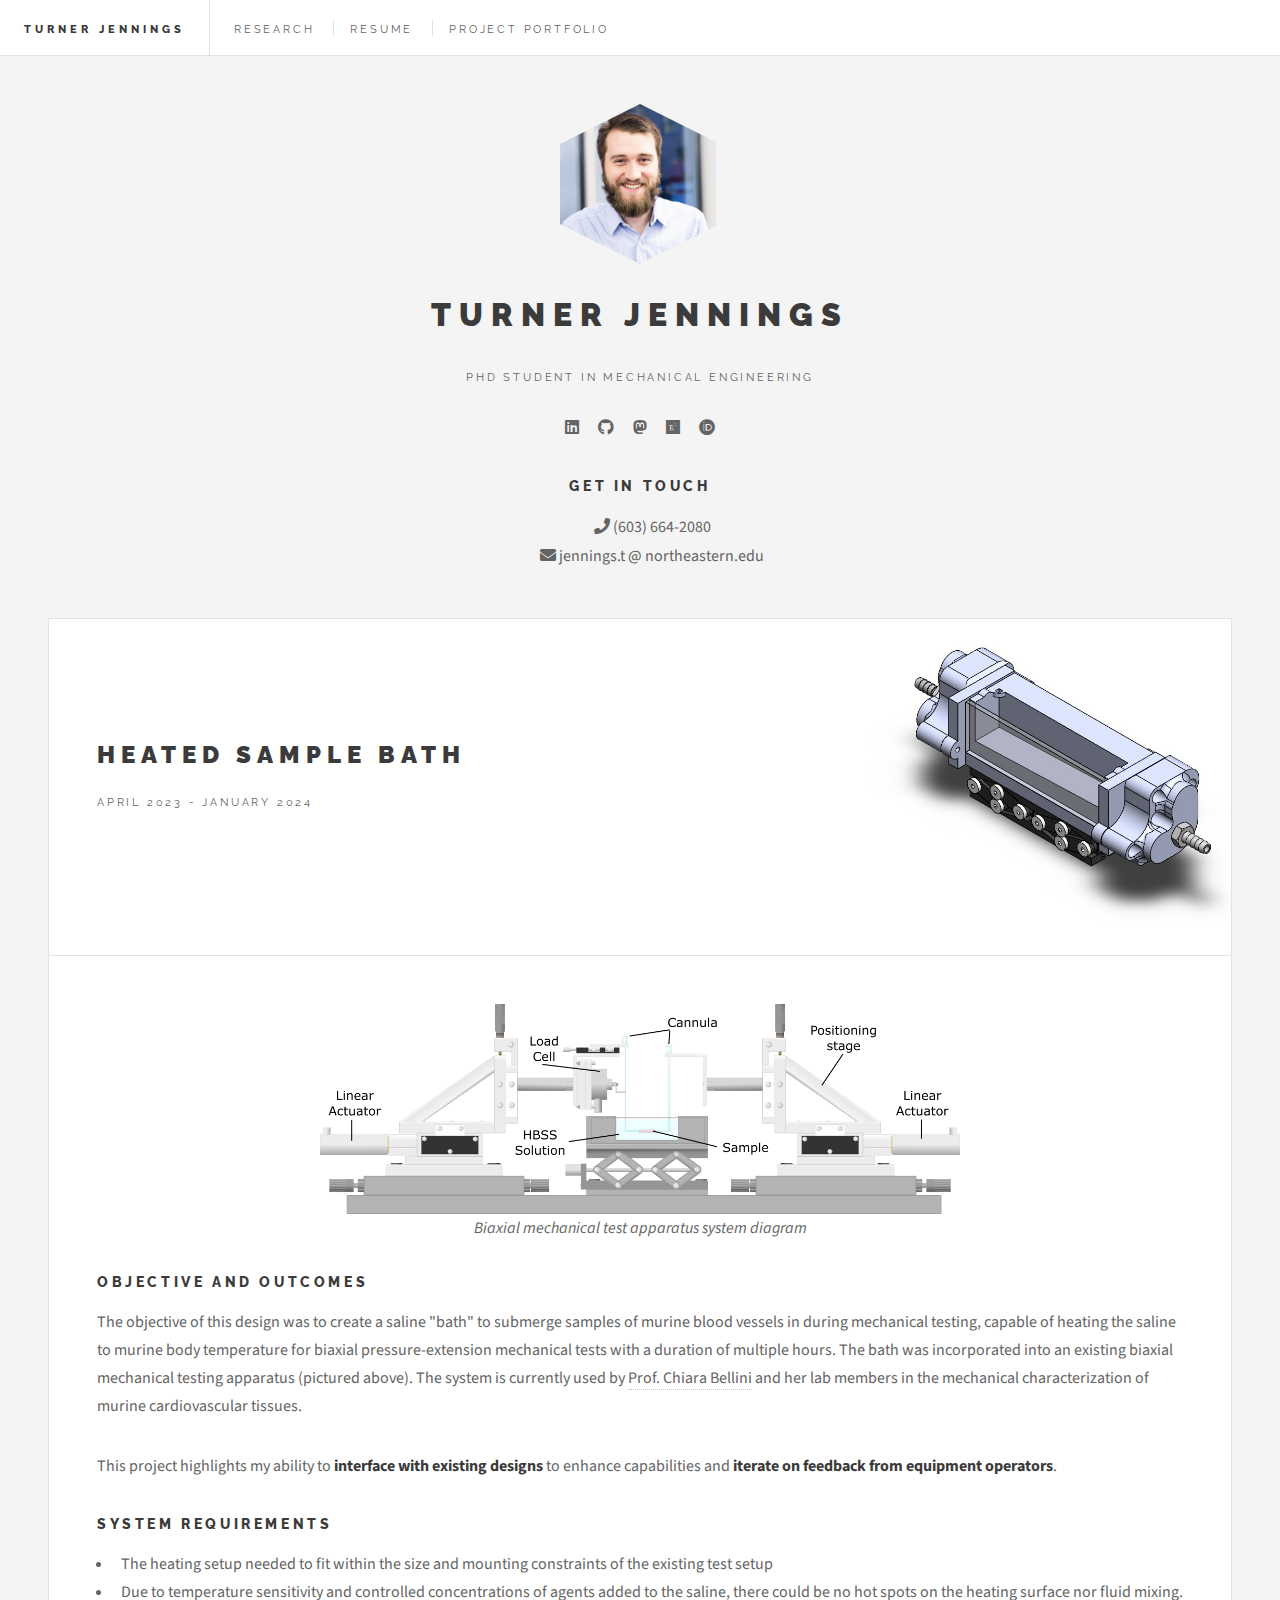
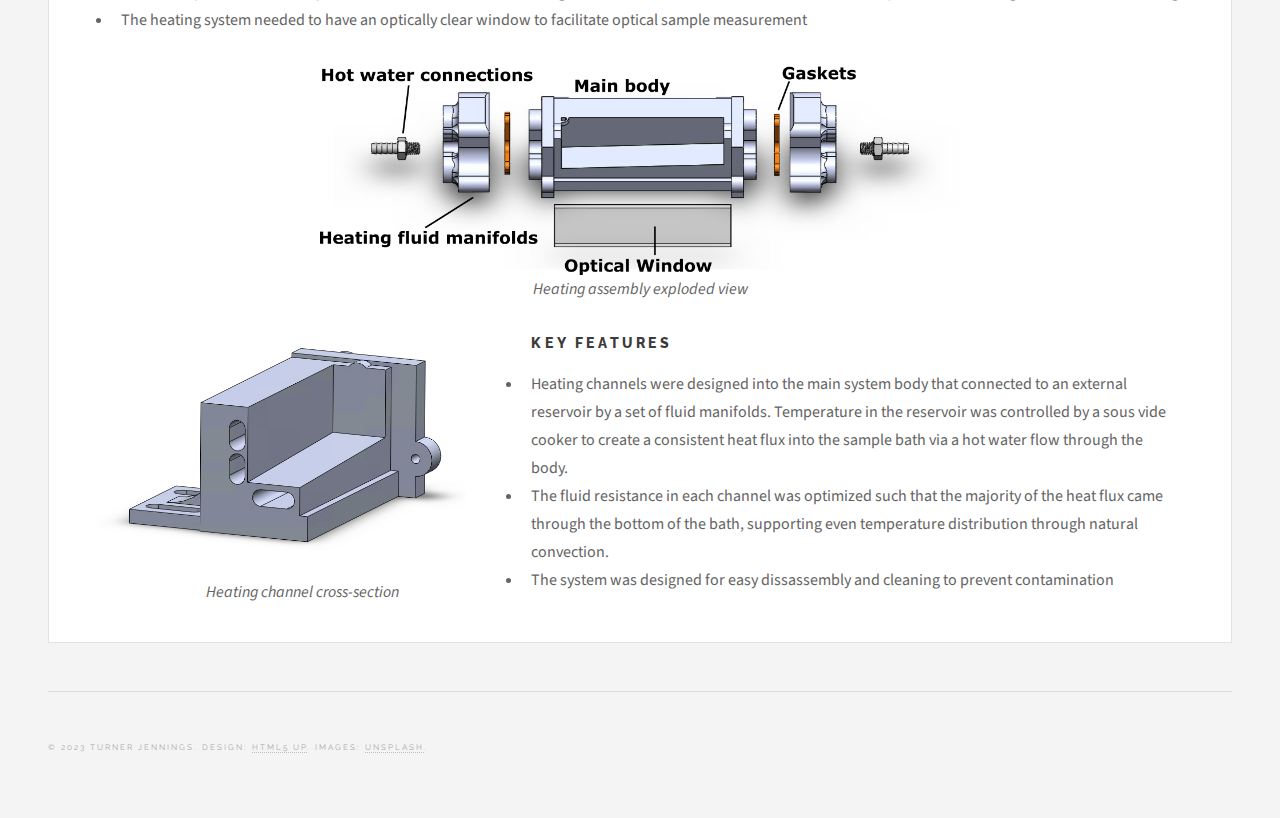
<file: samplebath.html>
<!DOCTYPE HTML>
<!--
	Future Imperfect by HTML5 UP
	html5up.net | @ajlkn
	Free for personal and commercial use under the CCA 3.0 license (html5up.net/license)
-->
<html>
	<head>
		<title>Heated Sample Bath | Turner Jennings</title>
		<meta charset="utf-8" />
		<meta name="viewport" content="width=device-width, initial-scale=1, user-scalable=no" />
		<link rel="stylesheet" href="assets/css/main.css" />
	</head>
	<body class="is-preload">

		<!-- Wrapper -->
			<div id="wrapper">

				<!-- Header -->
					<header id="header">
						<h1><a href="index.html">Turner Jennings</a></h1>
						<nav class="links">
							<ul>
								<li><a href="research.html">Research</a></li>
								<li><a href="paperscv.html">Resume</a></li>
								<li><a href="portfolio.html">Project Portfolio</a></li>
							</ul>
						</nav>
						<nav class="main">
							<ul>
								<li class="menu">
									<a class="fa-bars" href="#menu">Menu</a>
								</li>
							</ul>
						</nav>
					</header>

					<!-- Menu -->
					<section id="menu">


						<!-- Links -->
							<section>
								<ul class="links">
									<li>
										<a href="index.html">
											<h3>Home</h3>
										</a>
									</li>
									<li>
										<a href="research.html">
											<h3>Research</h3>
										</a>
									</li>
									<li>
										<a href="paperscv.html">
											<h3>Resume</h3>
										</a>
									</li>

									<li>
										<a href="portfolio.html">
											<h3>Project Portfolio</h3>
										</a>
									</li>
								</ul>
							</section>

					</section>

				<!-- Main -->
					<div id="main">
						<!-- about-->
							<article class="post">
								<header>
									<div class="title">
										<br><br>
										<h2>Heated Sample Bath</h2>
										<p>April 2023 - January 2024</p>
									</div>
									<span class="image center"><img src="images/bath.jpg" alt="Heated Sample Bath" width="360"/><br></span>
								</header>
								<!--	
								</header>
								<div class="row">
									<h2>Resonant vibration characteristics in the brain</h2>
									<div>
											<span class="image left"><img src="images/natfreqs.jpg" alt="" width="480"/><br><em>Vibration modes of the brain for selected natural frequencies</em></span>
	
											<p>Any physical object has a set of natural frequencies of oscillation.  If an outside vibration is applied at one of those frequencies, it can induce resonance in the object.  The objective of my research is to indentify the resonant vibration frequencies and modes of the head, and how these frequencies vary from person to person.
												  By identifying which excitation frequencies which may be harmful to the brain, we can then work towards better protection by selectively attenuating those frequencies.</p>
									</div>
								</div>
							-->
							<img src="images/biaxdiagram.png" width="640" alt="System diagram" class="image center">
							<span class="image center"><em>Biaxial mechanical test apparatus system diagram</em></span><br>
							<div>


								<h3>Objective and outcomes</h3>
								<p>The objective of this design was to create a saline "bath" to submerge samples of murine blood vessels in during mechanical testing, capable of heating 
									the saline to murine body temperature for biaxial pressure-extension mechanical tests with a duration of multiple hours.  The bath was incorporated into an existing
									biaxial mechanical testing apparatus (pictured above).  The system is currently used by <a href="https://bellinilab.sites.northeastern.edu/">
									Prof. Chiara Bellini</a> and her lab members in the mechanical characterization of murine cardiovascular tissues.
								</p>
								<p>This project highlights my ability to <b>interface with existing designs</b> to enhance capabilities and <b>iterate on feedback from equipment operators</b>.
								</p>
							</div>

							<div>
								<h3>System requirements</h3>

								<ul>
									<li>The heating setup needed to fit within the size and mounting constraints of the existing test setup</li>
									<li>Due to temperature sensitivity and controlled concentrations of agents added to the saline, there could be no hot spots on the heating surface nor fluid mixing.</li>
									<li>The heating system needed to have an optically clear window to facilitate optical sample measurement</li>
								</ul>
							</div>

							<img src="images/bathbody.png" width="640" alt="Bath exploded view" class="image center">
							<span class="image center"><em>Heating assembly exploded view</em></span><br>
							
							
							<div>
								<span class="image left"><img src="images/channelxsec.png" alt="Heating fluid channel cross-section" width="480"><br><em>Heating channel cross-section</em></span>
								<h3>Key features</h3>
							<ul>
								<li>Heating channels were designed into the main system body that connected to an external reservoir by a set of fluid manifolds.  Temperature in 
									the reservoir was controlled by a sous vide cooker to create a consistent heat flux into the sample bath via a hot water flow through the body.
								</thead>
								</li>
								<li>The fluid resistance in each channel was optimized such that the majority of the heat flux came through the bottom of the bath, supporting even 
									temperature distribution through natural convection.
								</li>  
								<li>The system was designed for easy dissassembly and cleaning to prevent contamination</li>
							
							</ul>
							</div>


						<!-- Post -->
						<!--
							<article class="post">
								<header>
									<div class="title">
										<h2><a href="single.html">Magna sed adipiscing</a></h2>
										<p>Lorem ipsum dolor amet nullam consequat etiam feugiat</p>
									</div>
									<div class="meta">
										<time class="published" datetime="2015-11-01">November 1, 2015</time>
										<a href="#" class="author"><span class="name">Jane Doe</span><img src="images/avatar.jpg" alt="" /></a>
									</div>
								</header>
								<a href="single.html" class="image featured"><img src="images/pic01.jpg" alt="" /></a>
								<p>Mauris neque quam, fermentum ut nisl vitae, convallis maximus nisl. Sed mattis nunc id lorem euismod placerat. Vivamus porttitor magna enim, ac accumsan tortor cursus at. Phasellus sed ultricies mi non congue ullam corper. Praesent tincidunt sed tellus ut rutrum. Sed vitae justo condimentum, porta lectus vitae, ultricies congue gravida diam non fringilla.</p>
								<footer>
									<ul class="actions">
										<li><a href="single.html" class="button large">Continue Reading</a></li>
									</ul>
									<ul class="stats">
										<li><a href="#">General</a></li>
										<li><a href="#" class="icon solid fa-heart">28</a></li>
										<li><a href="#" class="icon solid fa-comment">128</a></li>
									</ul>
								</footer>
							</article>
						-->


						<!-- Post -->
						<!--
							<article class="post">
								<header>
									<div class="title">
										<h2><a href="#">Elements</a></h2>
										<p>Lorem ipsum dolor amet nullam consequat etiam feugiat</p>
									</div>
									<div class="meta">
										<time class="published" datetime="2015-10-18">October 18, 2015</time>
										<a href="#" class="author"><span class="name">Jane Doe</span><img src="images/avatar.jpg" alt="" /></a>
									</div>
								</header>

								<section>
									<h3>Text</h3>
									<p>This is <b>bold</b> and this is <strong>strong</strong>. This is <i>italic</i> and this is <em>emphasized</em>.
									This is <sup>superscript</sup> text and this is <sub>subscript</sub> text.
									This is <u>underlined</u> and this is code: <code>for (;;) { ... }</code>. Finally, <a href="#">this is a link</a>.</p>
									<hr />
									<p>Nunc lacinia ante nunc ac lobortis. Interdum adipiscing gravida odio porttitor sem non mi integer non faucibus ornare mi ut ante amet placerat aliquet. Volutpat eu sed ante lacinia sapien lorem accumsan varius montes viverra nibh in adipiscing blandit tempus accumsan.</p>
									<hr />
									<h2>Heading Level 2</h2>
									<h3>Heading Level 3</h3>
									<h4>Heading Level 4</h4>
									<hr />
									<h4>Blockquote</h4>
									<blockquote>Fringilla nisl. Donec accumsan interdum nisi, quis tincidunt felis sagittis eget tempus euismod. Vestibulum ante ipsum primis in faucibus vestibulum. Blandit adipiscing eu felis iaculis volutpat ac adipiscing accumsan faucibus. Vestibulum ante ipsum primis in faucibus lorem ipsum dolor sit amet nullam adipiscing eu felis.</blockquote>
									<h4>Preformatted</h4>
									<pre><code>i = 0;

while (!deck.isInOrder()) {
  print 'Iteration ' + i;
  deck.shuffle();
  i++;
}

print 'It took ' + i + ' iterations to sort the deck.';</code></pre>
								</section>

								<section>
									<h3>Lists</h3>
									<div class="row">
										<div class="col-6 col-12-medium">
											<h4>Unordered</h4>
											<ul>
												<li>Dolor pulvinar etiam.</li>
												<li>Sagittis adipiscing.</li>
												<li>Felis enim feugiat.</li>
											</ul>
											<h4>Alternate</h4>
											<ul class="alt">
												<li>Dolor pulvinar etiam.</li>
												<li>Sagittis adipiscing.</li>
												<li>Felis enim feugiat.</li>
											</ul>
										</div>
										<div class="col-6 col-12-medium">
											<h4>Ordered</h4>
											<ol>
												<li>Dolor pulvinar etiam.</li>
												<li>Etiam vel felis viverra.</li>
												<li>Felis enim feugiat.</li>
												<li>Dolor pulvinar etiam.</li>
												<li>Etiam vel felis lorem.</li>
												<li>Felis enim et feugiat.</li>
											</ol>
											<h4>Icons</h4>
											<ul class="icons">
												<li><a href="#" class="icon brands fa-twitter"><span class="label">Twitter</span></a></li>
												<li><a href="#" class="icon brands fa-facebook-f"><span class="label">Facebook</span></a></li>
												<li><a href="#" class="icon brands fa-instagram"><span class="label">Instagram</span></a></li>
												<li><a href="#" class="icon brands fa-github"><span class="label">Github</span></a></li>
											</ul>
										</div>
									</div>
									<h3>Actions</h3>
									<div class="row">
										<div class="col-6 col-12-medium">
											<ul class="actions">
												<li><a href="#" class="button">Default</a></li>
												<li><a href="#" class="button">Default</a></li>
												<li><a href="#" class="button">Default</a></li>
											</ul>
											<ul class="actions small">
												<li><a href="#" class="button small">Small</a></li>
												<li><a href="#" class="button small">Small</a></li>
												<li><a href="#" class="button small">Small</a></li>
											</ul>
											<ul class="actions stacked">
												<li><a href="#" class="button">Default</a></li>
												<li><a href="#" class="button">Default</a></li>
												<li><a href="#" class="button">Default</a></li>
											</ul>
											<ul class="actions stacked">
												<li><a href="#" class="button small">Small</a></li>
												<li><a href="#" class="button small">Small</a></li>
												<li><a href="#" class="button small">Small</a></li>
											</ul>
										</div>
										<div class="col-6 col-12-medium">
											<ul class="actions stacked">
												<li><a href="#" class="button fit">Default</a></li>
												<li><a href="#" class="button fit">Default</a></li>
											</ul>
											<ul class="actions stacked">
												<li><a href="#" class="button small fit">Small</a></li>
												<li><a href="#" class="button small fit">Small</a></li>
											</ul>
										</div>
									</div>
								</section>

								<section>
									<h3>Table</h3>
									<h4>Default</h4>
									<div class="table-wrapper">
										<table>
											<thead>
												<tr>
													<th>Name</th>
													<th>Description</th>
													<th>Price</th>
												</tr>
											</thead>
											<tbody>
												<tr>
													<td>Item One</td>
													<td>Ante turpis integer aliquet porttitor.</td>
													<td>29.99</td>
												</tr>
												<tr>
													<td>Item Two</td>
													<td>Vis ac commodo adipiscing arcu aliquet.</td>
													<td>19.99</td>
												</tr>
												<tr>
													<td>Item Three</td>
													<td> Morbi faucibus arcu accumsan lorem.</td>
													<td>29.99</td>
												</tr>
												<tr>
													<td>Item Four</td>
													<td>Vitae integer tempus condimentum.</td>
													<td>19.99</td>
												</tr>
												<tr>
													<td>Item Five</td>
													<td>Ante turpis integer aliquet porttitor.</td>
													<td>29.99</td>
												</tr>
											</tbody>
											<tfoot>
												<tr>
													<td colspan="2"></td>
													<td>100.00</td>
												</tr>
											</tfoot>
										</table>
									</div>

									<h4>Alternate</h4>
									<div class="table-wrapper">
										<table class="alt">
											<thead>
												<tr>
													<th>Name</th>
													<th>Description</th>
													<th>Price</th>
												</tr>
											</thead>
											<tbody>
												<tr>
													<td>Item One</td>
													<td>Ante turpis integer aliquet porttitor.</td>
													<td>29.99</td>
												</tr>
												<tr>
													<td>Item Two</td>
													<td>Vis ac commodo adipiscing arcu aliquet.</td>
													<td>19.99</td>
												</tr>
												<tr>
													<td>Item Three</td>
													<td> Morbi faucibus arcu accumsan lorem.</td>
													<td>29.99</td>
												</tr>
												<tr>
													<td>Item Four</td>
													<td>Vitae integer tempus condimentum.</td>
													<td>19.99</td>
												</tr>
												<tr>
													<td>Item Five</td>
													<td>Ante turpis integer aliquet porttitor.</td>
													<td>29.99</td>
												</tr>
											</tbody>
											<tfoot>
												<tr>
													<td colspan="2"></td>
													<td>100.00</td>
												</tr>
											</tfoot>
										</table>
									</div>
								</section>

								<section>
									<h3>Buttons</h3>
									<ul class="actions">
										<li><a href="#" class="button large">Large</a></li>
										<li><a href="#" class="button">Default</a></li>
										<li><a href="#" class="button small">Small</a></li>
									</ul>
									<ul class="actions fit">
										<li><a href="#" class="button fit">Fit</a></li>
										<li><a href="#" class="button fit">Fit</a></li>
										<li><a href="#" class="button fit">Fit</a></li>
									</ul>
									<ul class="actions fit small">
										<li><a href="#" class="button fit small">Fit + Small</a></li>
										<li><a href="#" class="button fit small">Fit + Small</a></li>
										<li><a href="#" class="button fit small">Fit + Small</a></li>
									</ul>
									<ul class="actions">
										<li><a href="#" class="button icon solid fa-download">Icon</a></li>
										<li><a href="#" class="button icon solid fa-upload">Icon</a></li>
										<li><a href="#" class="button icon solid fa-save">Icon</a></li>
									</ul>
									<ul class="actions">
										<li><span class="button disabled">Disabled</span></li>
										<li><span class="button disabled icon solid fa-download">Disabled</span></li>
									</ul>
								</section>

								<section>
									<h3>Form</h3>
									<form method="post" action="#">
										<div class="row gtr-uniform">
											<div class="col-6 col-12-xsmall">
												<input type="text" name="demo-name" id="demo-name" value="" placeholder="Name" />
											</div>
											<div class="col-6 col-12-xsmall">
												<input type="email" name="demo-email" id="demo-email" value="" placeholder="Email" />
											</div>
											<div class="col-12">
												<select name="demo-category" id="demo-category">
													<option value="">- Category -</option>
													<option value="1">Manufacturing</option>
													<option value="1">Shipping</option>
													<option value="1">Administration</option>
													<option value="1">Human Resources</option>
												</select>
											</div>
											<div class="col-4 col-12-small">
												<input type="radio" id="demo-priority-low" name="demo-priority" checked>
												<label for="demo-priority-low">Low</label>
											</div>
											<div class="col-4 col-12-small">
												<input type="radio" id="demo-priority-normal" name="demo-priority">
												<label for="demo-priority-normal">Normal</label>
											</div>
											<div class="col-4 col-12-small">
												<input type="radio" id="demo-priority-high" name="demo-priority">
												<label for="demo-priority-high">High</label>
											</div>
											<div class="col-6 col-12-small">
												<input type="checkbox" id="demo-copy" name="demo-copy">
												<label for="demo-copy">Email me a copy</label>
											</div>
											<div class="col-6 col-12-small">
												<input type="checkbox" id="demo-human" name="demo-human" checked>
												<label for="demo-human">Not a robot</label>
											</div>
											<div class="col-12">
												<textarea name="demo-message" id="demo-message" placeholder="Enter your message" rows="6"></textarea>
											</div>
											<div class="col-12">
												<ul class="actions">
													<li><input type="submit" value="Send Message" /></li>
													<li><input type="reset" value="Reset" /></li>
												</ul>
											</div>
										</div>
									</form>
								</section>

								<section>
									<h3>Image</h3>
									<h4>Fit</h4>
									<div class="box alt">
										<div class="row gtr-uniform">
											<div class="col-12"><span class="image fit"><img src="images/pic02.jpg" alt="" /></span></div>
											<div class="col-4"><span class="image fit"><img src="images/pic04.jpg" alt="" /></span></div>
											<div class="col-4"><span class="image fit"><img src="images/pic05.jpg" alt="" /></span></div>
											<div class="col-4"><span class="image fit"><img src="images/pic06.jpg" alt="" /></span></div>
											<div class="col-4"><span class="image fit"><img src="images/pic06.jpg" alt="" /></span></div>
											<div class="col-4"><span class="image fit"><img src="images/pic04.jpg" alt="" /></span></div>
											<div class="col-4"><span class="image fit"><img src="images/pic05.jpg" alt="" /></span></div>
											<div class="col-4"><span class="image fit"><img src="images/pic05.jpg" alt="" /></span></div>
											<div class="col-4"><span class="image fit"><img src="images/pic06.jpg" alt="" /></span></div>
											<div class="col-4"><span class="image fit"><img src="images/pic04.jpg" alt="" /></span></div>
										</div>
									</div>
									<h4>Left &amp; Right</h4>
									<p><span class="image left"><img src="images/pic07.jpg" alt="" /></span>Fringilla nisl. Donec accumsan interdum nisi, quis tincidunt felis sagittis eget. tempus euismod. Vestibulum ante ipsum primis in faucibus vestibulum. Blandit adipiscing eu felis iaculis volutpat ac adipiscing accumsan eu faucibus. Integer ac pellentesque praesent tincidunt felis sagittis eget. tempus euismod. Vestibulum ante ipsum primis in faucibus vestibulum. Blandit adipiscing eu felis iaculis volutpat ac adipiscing accumsan eu faucibus. Integer ac pellentesque praesent. Donec accumsan interdum nisi, quis tincidunt felis sagittis eget. tempus euismod. Vestibulum ante ipsum primis in faucibus vestibulum. Blandit adipiscing eu felis iaculis volutpat ac adipiscing accumsan eu faucibus. Integer ac pellentesque praesent tincidunt felis sagittis eget. tempus euismod. Vestibulum ante ipsum primis in faucibus vestibulum. Blandit adipiscing eu felis iaculis volutpat ac adipiscing accumsan eu faucibus. Integer ac pellentesque praesent. Blandit adipiscing eu felis iaculis volutpat ac adipiscing accumsan eu faucibus. Integer ac pellentesque praesent tincidunt felis sagittis eget. tempus euismod. Vestibulum ante ipsum primis in faucibus vestibulum. Blandit adipiscing eu felis iaculis volutpat ac adipiscing accumsan eu faucibus. Integer ac pellentesque praesent.</p>
									<p><span class="image right"><img src="images/pic04.jpg" alt="" /></span>Fringilla nisl. Donec accumsan interdum nisi, quis tincidunt felis sagittis eget. tempus euismod. Vestibulum ante ipsum primis in faucibus vestibulum. Blandit adipiscing eu felis iaculis volutpat ac adipiscing accumsan eu faucibus. Integer ac pellentesque praesent tincidunt felis sagittis eget. tempus euismod. Vestibulum ante ipsum primis in faucibus vestibulum. Blandit adipiscing eu felis iaculis volutpat ac adipiscing accumsan eu faucibus. Integer ac pellentesque praesent. Donec accumsan interdum nisi, quis tincidunt felis sagittis eget. tempus euismod. Vestibulum ante ipsum primis in faucibus vestibulum. Blandit adipiscing eu felis iaculis volutpat ac adipiscing accumsan eu faucibus. Integer ac pellentesque praesent tincidunt felis sagittis eget. tempus euismod. Vestibulum ante ipsum primis in faucibus vestibulum. Blandit adipiscing eu felis iaculis volutpat ac adipiscing accumsan eu faucibus. Integer ac pellentesque praesent. Blandit adipiscing eu felis iaculis volutpat ac adipiscing accumsan eu faucibus. Integer ac pellentesque praesent tincidunt felis sagittis eget. tempus euismod. Vestibulum ante ipsum primis in faucibus vestibulum. Blandit adipiscing eu felis iaculis volutpat ac adipiscing accumsan eu faucibus. Integer ac pellentesque praesent.</p>
								</section>

							</article>
						-->

					</div>

				<!-- Sidebar -->
					<section id="sidebar">

						<!-- Intro -->
							<section id="intro">
								<a class="logo"><img src="images/linkedin.jpg" alt="" /></a>
								<header>
									<h2>Turner Jennings</h2>
									<p>PhD Student in Mechanical Engineering</p>
								</header>
								<ul class="icons">
									<li><a href="https://www.linkedin.com/in/tjennings2/" class="icon brands fa-linkedin"><span class="label">LinkedIn</span></a></li>
									<li><a href="https://github.com/turnerjennings" class="icon brands fa-github"><span class="label">Github</span></a></li>
									<li><a href="https://sciencemastodon.com/@turnerjennings" class="icon brands fa-mastodon"><span class="label">Mastodon</span></a></li>
									<li><a href="https://www.researchgate.net/profile/Turner-Jennings" class="icon brands fa-researchgate"><span class="label">ResearchGate</span></a></li>
									<li><a href="https://orcid.org/0009-0003-3536-3645" class="icon brands fa-orcid"><span class="label">Orcid</span></a></li>
								</ul>

								<h3>Get in touch</h3>
								<ul style="list-style-type:none;">
									<li><a href="tel:603-664-2080" class="icon solid fa-phone"><span class="label">Phone</span></a> (603) 664-2080</li>
									<li><a href="mailto:jennings.t@northeastern.edu" class="icon solid fa-envelope"><span class="label">Email</span></a> jennings.t @ northeastern.edu</li>
								</ul>
							</section>

						<!-- Footer -->
							<section id="footer">

								<p class="copyright">&copy; 2023 Turner Jennings. Design: <a href="http://html5up.net">HTML5 UP</a>. Images: <a href="http://unsplash.com">Unsplash</a>.</p>
							</section>

					</section>

			</div>

		<!-- Scripts -->
			<script src="assets/js/jquery.min.js"></script>
			<script src="assets/js/browser.min.js"></script>
			<script src="assets/js/breakpoints.min.js"></script>
			<script src="assets/js/util.js"></script>
			<script src="assets/js/main.js"></script>

	</body>
</html>
</file>
<file: assets/css/main.css>
@import url(fontawesome-all.min.css);
@import url("https://fonts.googleapis.com/css?family=Source+Sans+Pro:400,700|Raleway:400,800,900");

/*
	Future Imperfect by HTML5 UP
	html5up.net | @ajlkn
	Free for personal and commercial use under the CCA 3.0 license (html5up.net/license)
*/

html, body, div, span, applet, object,
iframe, h1, h2, h3, h4, h5, h6, p, blockquote,
pre, a, abbr, acronym, address, big, cite,
code, del, dfn, em, img, ins, kbd, q, s, samp,
small, strike, strong, sub, sup, tt, var, b,
u, i, center, dl, dt, dd, ol, ul, li, fieldset,
form, label, legend, table, caption, tbody,
tfoot, thead, tr, th, td, article, aside,
canvas, details, embed, figure, figcaption,
footer, header, hgroup, menu, nav, output, ruby,
section, summary, time, mark, audio, video {
	margin: 0;
	padding: 0;
	border: 0;
	font-size: 100%;
	font: inherit;
	vertical-align: baseline;}

article, aside, details, figcaption, figure,
footer, header, hgroup, menu, nav, section {
	display: block;}



body {
	line-height: 1;
}

ol, ul {
	list-style: none;
}

blockquote, q {
	quotes: none;
}

	blockquote:before, blockquote:after, q:before, q:after {
		content: '';
		content: none;
	}

table {
	border-collapse: collapse;
	border-spacing: 0;
}

body {
	-webkit-text-size-adjust: none;
}

mark {
	background-color: transparent;
	color: inherit;
}

input::-moz-focus-inner {
	border: 0;
	padding: 0;
}

input, select, textarea {
	-moz-appearance: none;
	-webkit-appearance: none;
	-ms-appearance: none;
	appearance: none;
}

/* Basic */

	@-ms-viewport {
		width: device-width;
	}

	body {
		-ms-overflow-style: scrollbar;
	}

	@media screen and (max-width: 480px) {

		html, body {
			min-width: 320px;
		}

	}

	html {
		box-sizing: border-box;
	}

	*, *:before, *:after {
		box-sizing: inherit;
	}

	body {
		background: #f4f4f4;
	}

		body.is-preload *, body.is-preload *:before, body.is-preload *:after {
			-moz-animation: none !important;
			-webkit-animation: none !important;
			-ms-animation: none !important;
			animation: none !important;
			-moz-transition: none !important;
			-webkit-transition: none !important;
			-ms-transition: none !important;
			transition: none !important;
		}

/* Type */

	body, input, select, textarea {
		color: #646464;
		font-family: "Source Sans Pro", Helvetica, sans-serif;
		font-size: 14pt;
		font-weight: 400;
		line-height: 1.75;
	}

		@media screen and (max-width: 1680px) {

			body, input, select, textarea {
				font-size: 12pt;
			}

		}

		@media screen and (max-width: 1280px) {

			body, input, select, textarea {
				font-size: 12pt;
			}

		}

		@media screen and (max-width: 980px) {

			body, input, select, textarea {
				font-size: 12pt;
			}

		}

		@media screen and (max-width: 736px) {

			body, input, select, textarea {
				font-size: 12pt;
			}

		}

		@media screen and (max-width: 480px) {

			body, input, select, textarea {
				font-size: 12pt;
			}

		}

	a {
		-moz-transition: color 0.2s ease, border-bottom-color 0.2s ease;
		-webkit-transition: color 0.2s ease, border-bottom-color 0.2s ease;
		-ms-transition: color 0.2s ease, border-bottom-color 0.2s ease;
		transition: color 0.2s ease, border-bottom-color 0.2s ease;
		border-bottom: dotted 1px rgba(160, 160, 160, 0.65);
		color: inherit;
		text-decoration: none;
	}

		a:before {
			-moz-transition: color 0.2s ease;
			-webkit-transition: color 0.2s ease;
			-ms-transition: color 0.2s ease;
			transition: color 0.2s ease;
		}

		a:hover {
			border-bottom-color: transparent;
			color: #2ebaae !important;
		}

			a:hover:before {
				color: #2ebaae !important;
			}

	strong, b {
		color: #3c3b3b;
		font-weight: 700;
	}

	em, i {
		font-style: italic;
	}

	p {
		margin: 0 0 2em 0;
	}

	h1, h2, h3, h4, h5, h6 {
		color: #3c3b3b;
		font-family: "Raleway", Helvetica, sans-serif;
		font-weight: 800;
		letter-spacing: 0.25em;
		line-height: 1.65;
		margin: 0 0 1em 0;
		text-transform: uppercase;
	}

		h1 a, h2 a, h3 a, h4 a, h5 a, h6 a {
			color: inherit;
			border-bottom: 0;
		}

	h2 {
		font-size: 1.1em;
	}

	h3 {
		font-size: 0.9em;
	}

	h4 {
		font-size: 0.7em;
	}

	h5 {
		font-size: 0.7em;
	}

	h6 {
		font-size: 0.7em;
	}

	sub {
		font-size: 0.8em;
		position: relative;
		top: 0.5em;
	}

	sup {
		font-size: 0.8em;
		position: relative;
		top: -0.5em;
	}

	blockquote {
		border-left: solid 4px rgba(160, 160, 160, 0.3);
		font-style: italic;
		margin: 0 0 2em 0;
		padding: 0.5em 0 0.5em 2em;
	}

	code {
		background: rgba(160, 160, 160, 0.075);
		border: solid 1px rgba(160, 160, 160, 0.3);
		font-family: "Courier New", monospace;
		font-size: 0.9em;
		margin: 0 0.25em;
		padding: 0.25em 0.65em;
	}

	pre {
		-webkit-overflow-scrolling: touch;
		font-family: "Courier New", monospace;
		font-size: 0.9em;
		margin: 0 0 2em 0;
	}

		pre code {
			display: block;
			line-height: 1.75em;
			padding: 1em 1.5em;
			overflow-x: auto;
		}

	hr {
		border: 0;
		border-bottom: solid 1px rgba(160, 160, 160, 0.3);
		margin: 2em 0;
	}

		hr.major {
			margin: 3em 0;
		}

	.align-left {
		text-align: left;
	}

	.align-center {
		text-align: center;
	}

	.align-right {
		text-align: right;
	}

/* Row */

	.row {
		display: flex;
		flex-wrap: wrap;
		box-sizing: border-box;
		align-items: stretch;
	}

		.row > * {
			box-sizing: border-box;
		}

		.row.gtr-uniform > * > :last-child {
			margin-bottom: 0;
		}

		.row.aln-left {
			justify-content: flex-start;
		}

		.row.aln-center {
			justify-content: center;
		}

		.row.aln-right {
			justify-content: flex-end;
		}

		.row.aln-top {
			align-items: flex-start;
		}

		.row.aln-middle {
			align-items: center;
		}

		.row.aln-bottom {
			align-items: flex-end;
		}

		.row > .imp {
			order: -1;
		}

		.row > .col-1 {
			width: 8.33333%;
		}

		.row > .off-1 {
			margin-left: 8.33333%;
		}

		.row > .col-2 {
			width: 16.66667%;
		}

		.row > .off-2 {
			margin-left: 16.66667%;
		}

		.row > .col-3 {
			width: 25%;
		}

		.row > .off-3 {
			margin-left: 25%;
		}

		.row > .col-4 {
			width: 33.33333%;
		}

		.row > .off-4 {
			margin-left: 33.33333%;
		}

		.row > .col-5 {
			width: 41.66667%;
		}

		.row > .off-5 {
			margin-left: 41.66667%;
		}

		.row > .col-6 {
			width: 50%;
		}

		.row > .off-6 {
			margin-left: 50%;
		}

		.row > .col-7 {
			width: 58.33333%;
		}

		.row > .off-7 {
			margin-left: 58.33333%;
		}

		.row > .col-8 {
			width: 66.66667%;
		}

		.row > .off-8 {
			margin-left: 66.66667%;
		}

		.row > .col-9 {
			width: 75%;
		}

		.row > .off-9 {
			margin-left: 75%;
		}

		.row > .col-10 {
			width: 83.33333%;
		}

		.row > .off-10 {
			margin-left: 83.33333%;
		}

		.row > .col-11 {
			width: 91.66667%;
		}

		.row > .off-11 {
			margin-left: 91.66667%;
		}

		.row > .col-12 {
			width: 100%;
		}

		.row > .off-12 {
			margin-left: 100%;
		}

		.row.gtr-0 {
			margin-top: 0;
			margin-left: 0em;
		}

			.row.gtr-0 > * {
				padding: 0 0 0 0em;
			}

			.row.gtr-0.gtr-uniform {
				margin-top: 0em;
			}

				.row.gtr-0.gtr-uniform > * {
					padding-top: 0em;
				}

		.row.gtr-25 {
			margin-top: 0;
			margin-left: -0.25em;
		}

			.row.gtr-25 > * {
				padding: 0 0 0 0.25em;
			}

			.row.gtr-25.gtr-uniform {
				margin-top: -0.25em;
			}

				.row.gtr-25.gtr-uniform > * {
					padding-top: 0.25em;
				}

		.row.gtr-50 {
			margin-top: 0;
			margin-left: -0.5em;
		}

			.row.gtr-50 > * {
				padding: 0 0 0 0.5em;
			}

			.row.gtr-50.gtr-uniform {
				margin-top: -0.5em;
			}

				.row.gtr-50.gtr-uniform > * {
					padding-top: 0.5em;
				}

		.row {
			margin-top: 0;
			margin-left: -1em;
		}

			.row > * {
				padding: 0 0 0 1em;
			}

			.row.gtr-uniform {
				margin-top: -1em;
			}

				.row.gtr-uniform > * {
					padding-top: 1em;
				}

		.row.gtr-150 {
			margin-top: 0;
			margin-left: -1.5em;
		}

			.row.gtr-150 > * {
				padding: 0 0 0 1.5em;
			}

			.row.gtr-150.gtr-uniform {
				margin-top: -1.5em;
			}

				.row.gtr-150.gtr-uniform > * {
					padding-top: 1.5em;
				}

		.row.gtr-200 {
			margin-top: 0;
			margin-left: -2em;
		}

			.row.gtr-200 > * {
				padding: 0 0 0 2em;
			}

			.row.gtr-200.gtr-uniform {
				margin-top: -2em;
			}

				.row.gtr-200.gtr-uniform > * {
					padding-top: 2em;
				}

		@media screen and (max-width: 1680px) {

			.row {
				display: flex;
				flex-wrap: wrap;
				box-sizing: border-box;
				align-items: stretch;
			}

				.row > * {
					box-sizing: border-box;
				}

				.row.gtr-uniform > * > :last-child {
					margin-bottom: 0;
				}

				.row.aln-left {
					justify-content: flex-start;
				}

				.row.aln-center {
					justify-content: center;
				}

				.row.aln-right {
					justify-content: flex-end;
				}

				.row.aln-top {
					align-items: flex-start;
				}

				.row.aln-middle {
					align-items: center;
				}

				.row.aln-bottom {
					align-items: flex-end;
				}

				.row > .imp-xlarge {
					order: -1;
				}

				.row > .col-1-xlarge {
					width: 8.33333%;
				}

				.row > .off-1-xlarge {
					margin-left: 8.33333%;
				}

				.row > .col-2-xlarge {
					width: 16.66667%;
				}

				.row > .off-2-xlarge {
					margin-left: 16.66667%;
				}

				.row > .col-3-xlarge {
					width: 25%;
				}

				.row > .off-3-xlarge {
					margin-left: 25%;
				}

				.row > .col-4-xlarge {
					width: 33.33333%;
				}

				.row > .off-4-xlarge {
					margin-left: 33.33333%;
				}

				.row > .col-5-xlarge {
					width: 41.66667%;
				}

				.row > .off-5-xlarge {
					margin-left: 41.66667%;
				}

				.row > .col-6-xlarge {
					width: 50%;
				}

				.row > .off-6-xlarge {
					margin-left: 50%;
				}

				.row > .col-7-xlarge {
					width: 58.33333%;
				}

				.row > .off-7-xlarge {
					margin-left: 58.33333%;
				}

				.row > .col-8-xlarge {
					width: 66.66667%;
				}

				.row > .off-8-xlarge {
					margin-left: 66.66667%;
				}

				.row > .col-9-xlarge {
					width: 75%;
				}

				.row > .off-9-xlarge {
					margin-left: 75%;
				}

				.row > .col-10-xlarge {
					width: 83.33333%;
				}

				.row > .off-10-xlarge {
					margin-left: 83.33333%;
				}

				.row > .col-11-xlarge {
					width: 91.66667%;
				}

				.row > .off-11-xlarge {
					margin-left: 91.66667%;
				}

				.row > .col-12-xlarge {
					width: 100%;
				}

				.row > .off-12-xlarge {
					margin-left: 100%;
				}

				.row.gtr-0 {
					margin-top: 0;
					margin-left: 0em;
				}

					.row.gtr-0 > * {
						padding: 0 0 0 0em;
					}

					.row.gtr-0.gtr-uniform {
						margin-top: 0em;
					}

						.row.gtr-0.gtr-uniform > * {
							padding-top: 0em;
						}

				.row.gtr-25 {
					margin-top: 0;
					margin-left: -0.25em;
				}

					.row.gtr-25 > * {
						padding: 0 0 0 0.25em;
					}

					.row.gtr-25.gtr-uniform {
						margin-top: -0.25em;
					}

						.row.gtr-25.gtr-uniform > * {
							padding-top: 0.25em;
						}

				.row.gtr-50 {
					margin-top: 0;
					margin-left: -0.5em;
				}

					.row.gtr-50 > * {
						padding: 0 0 0 0.5em;
					}

					.row.gtr-50.gtr-uniform {
						margin-top: -0.5em;
					}

						.row.gtr-50.gtr-uniform > * {
							padding-top: 0.5em;
						}

				.row {
					margin-top: 0;
					margin-left: -1em;
				}

					.row > * {
						padding: 0 0 0 1em;
					}

					.row.gtr-uniform {
						margin-top: -1em;
					}

						.row.gtr-uniform > * {
							padding-top: 1em;
						}

				.row.gtr-150 {
					margin-top: 0;
					margin-left: -1.5em;
				}

					.row.gtr-150 > * {
						padding: 0 0 0 1.5em;
					}

					.row.gtr-150.gtr-uniform {
						margin-top: -1.5em;
					}

						.row.gtr-150.gtr-uniform > * {
							padding-top: 1.5em;
						}

				.row.gtr-200 {
					margin-top: 0;
					margin-left: -2em;
				}

					.row.gtr-200 > * {
						padding: 0 0 0 2em;
					}

					.row.gtr-200.gtr-uniform {
						margin-top: -2em;
					}

						.row.gtr-200.gtr-uniform > * {
							padding-top: 2em;
						}

		}

		@media screen and (max-width: 1280px) {

			.row {
				display: flex;
				flex-wrap: wrap;
				box-sizing: border-box;
				align-items: stretch;
			}

				.row > * {
					box-sizing: border-box;
				}

				.row.gtr-uniform > * > :last-child {
					margin-bottom: 0;
				}

				.row.aln-left {
					justify-content: flex-start;
				}

				.row.aln-center {
					justify-content: center;
				}

				.row.aln-right {
					justify-content: flex-end;
				}

				.row.aln-top {
					align-items: flex-start;
				}

				.row.aln-middle {
					align-items: center;
				}

				.row.aln-bottom {
					align-items: flex-end;
				}

				.row > .imp-large {
					order: -1;
				}

				.row > .col-1-large {
					width: 8.33333%;
				}

				.row > .off-1-large {
					margin-left: 8.33333%;
				}

				.row > .col-2-large {
					width: 16.66667%;
				}

				.row > .off-2-large {
					margin-left: 16.66667%;
				}

				.row > .col-3-large {
					width: 25%;
				}

				.row > .off-3-large {
					margin-left: 25%;
				}

				.row > .col-4-large {
					width: 33.33333%;
				}

				.row > .off-4-large {
					margin-left: 33.33333%;
				}

				.row > .col-5-large {
					width: 41.66667%;
				}

				.row > .off-5-large {
					margin-left: 41.66667%;
				}

				.row > .col-6-large {
					width: 50%;
				}

				.row > .off-6-large {
					margin-left: 50%;
				}

				.row > .col-7-large {
					width: 58.33333%;
				}

				.row > .off-7-large {
					margin-left: 58.33333%;
				}

				.row > .col-8-large {
					width: 66.66667%;
				}

				.row > .off-8-large {
					margin-left: 66.66667%;
				}

				.row > .col-9-large {
					width: 75%;
				}

				.row > .off-9-large {
					margin-left: 75%;
				}

				.row > .col-10-large {
					width: 83.33333%;
				}

				.row > .off-10-large {
					margin-left: 83.33333%;
				}

				.row > .col-11-large {
					width: 91.66667%;
				}

				.row > .off-11-large {
					margin-left: 91.66667%;
				}

				.row > .col-12-large {
					width: 100%;
				}

				.row > .off-12-large {
					margin-left: 100%;
				}

				.row.gtr-0 {
					margin-top: 0;
					margin-left: 0em;
				}

					.row.gtr-0 > * {
						padding: 0 0 0 0em;
					}

					.row.gtr-0.gtr-uniform {
						margin-top: 0em;
					}

						.row.gtr-0.gtr-uniform > * {
							padding-top: 0em;
						}

				.row.gtr-25 {
					margin-top: 0;
					margin-left: -0.25em;
				}

					.row.gtr-25 > * {
						padding: 0 0 0 0.25em;
					}

					.row.gtr-25.gtr-uniform {
						margin-top: -0.25em;
					}

						.row.gtr-25.gtr-uniform > * {
							padding-top: 0.25em;
						}

				.row.gtr-50 {
					margin-top: 0;
					margin-left: -0.5em;
				}

					.row.gtr-50 > * {
						padding: 0 0 0 0.5em;
					}

					.row.gtr-50.gtr-uniform {
						margin-top: -0.5em;
					}

						.row.gtr-50.gtr-uniform > * {
							padding-top: 0.5em;
						}

				.row {
					margin-top: 0;
					margin-left: -1em;
				}

					.row > * {
						padding: 0 0 0 1em;
					}

					.row.gtr-uniform {
						margin-top: -1em;
					}

						.row.gtr-uniform > * {
							padding-top: 1em;
						}

				.row.gtr-150 {
					margin-top: 0;
					margin-left: -1.5em;
				}

					.row.gtr-150 > * {
						padding: 0 0 0 1.5em;
					}

					.row.gtr-150.gtr-uniform {
						margin-top: -1.5em;
					}

						.row.gtr-150.gtr-uniform > * {
							padding-top: 1.5em;
						}

				.row.gtr-200 {
					margin-top: 0;
					margin-left: -2em;
				}

					.row.gtr-200 > * {
						padding: 0 0 0 2em;
					}

					.row.gtr-200.gtr-uniform {
						margin-top: -2em;
					}

						.row.gtr-200.gtr-uniform > * {
							padding-top: 2em;
						}

		}

		@media screen and (max-width: 980px) {

			.row {
				display: flex;
				flex-wrap: wrap;
				box-sizing: border-box;
				align-items: stretch;
			}

				.row > * {
					box-sizing: border-box;
				}

				.row.gtr-uniform > * > :last-child {
					margin-bottom: 0;
				}

				.row.aln-left {
					justify-content: flex-start;
				}

				.row.aln-center {
					justify-content: center;
				}

				.row.aln-right {
					justify-content: flex-end;
				}

				.row.aln-top {
					align-items: flex-start;
				}

				.row.aln-middle {
					align-items: center;
				}

				.row.aln-bottom {
					align-items: flex-end;
				}

				.row > .imp-medium {
					order: -1;
				}

				.row > .col-1-medium {
					width: 8.33333%;
				}

				.row > .off-1-medium {
					margin-left: 8.33333%;
				}

				.row > .col-2-medium {
					width: 16.66667%;
				}

				.row > .off-2-medium {
					margin-left: 16.66667%;
				}

				.row > .col-3-medium {
					width: 25%;
				}

				.row > .off-3-medium {
					margin-left: 25%;
				}

				.row > .col-4-medium {
					width: 33.33333%;
				}

				.row > .off-4-medium {
					margin-left: 33.33333%;
				}

				.row > .col-5-medium {
					width: 41.66667%;
				}

				.row > .off-5-medium {
					margin-left: 41.66667%;
				}

				.row > .col-6-medium {
					width: 50%;
				}

				.row > .off-6-medium {
					margin-left: 50%;
				}

				.row > .col-7-medium {
					width: 58.33333%;
				}

				.row > .off-7-medium {
					margin-left: 58.33333%;
				}

				.row > .col-8-medium {
					width: 66.66667%;
				}

				.row > .off-8-medium {
					margin-left: 66.66667%;
				}

				.row > .col-9-medium {
					width: 75%;
				}

				.row > .off-9-medium {
					margin-left: 75%;
				}

				.row > .col-10-medium {
					width: 83.33333%;
				}

				.row > .off-10-medium {
					margin-left: 83.33333%;
				}

				.row > .col-11-medium {
					width: 91.66667%;
				}

				.row > .off-11-medium {
					margin-left: 91.66667%;
				}

				.row > .col-12-medium {
					width: 100%;
				}

				.row > .off-12-medium {
					margin-left: 100%;
				}

				.row.gtr-0 {
					margin-top: 0;
					margin-left: 0em;
				}

					.row.gtr-0 > * {
						padding: 0 0 0 0em;
					}

					.row.gtr-0.gtr-uniform {
						margin-top: 0em;
					}

						.row.gtr-0.gtr-uniform > * {
							padding-top: 0em;
						}

				.row.gtr-25 {
					margin-top: 0;
					margin-left: -0.25em;
				}

					.row.gtr-25 > * {
						padding: 0 0 0 0.25em;
					}

					.row.gtr-25.gtr-uniform {
						margin-top: -0.25em;
					}

						.row.gtr-25.gtr-uniform > * {
							padding-top: 0.25em;
						}

				.row.gtr-50 {
					margin-top: 0;
					margin-left: -0.5em;
				}

					.row.gtr-50 > * {
						padding: 0 0 0 0.5em;
					}

					.row.gtr-50.gtr-uniform {
						margin-top: -0.5em;
					}

						.row.gtr-50.gtr-uniform > * {
							padding-top: 0.5em;
						}

				.row {
					margin-top: 0;
					margin-left: -1em;
				}

					.row > * {
						padding: 0 0 0 1em;
					}

					.row.gtr-uniform {
						margin-top: -1em;
					}

						.row.gtr-uniform > * {
							padding-top: 1em;
						}

				.row.gtr-150 {
					margin-top: 0;
					margin-left: -1.5em;
				}

					.row.gtr-150 > * {
						padding: 0 0 0 1.5em;
					}

					.row.gtr-150.gtr-uniform {
						margin-top: -1.5em;
					}

						.row.gtr-150.gtr-uniform > * {
							padding-top: 1.5em;
						}

				.row.gtr-200 {
					margin-top: 0;
					margin-left: -2em;
				}

					.row.gtr-200 > * {
						padding: 0 0 0 2em;
					}

					.row.gtr-200.gtr-uniform {
						margin-top: -2em;
					}

						.row.gtr-200.gtr-uniform > * {
							padding-top: 2em;
						}

		}

		@media screen and (max-width: 736px) {

			.row {
				display: flex;
				flex-wrap: wrap;
				box-sizing: border-box;
				align-items: stretch;
			}

				.row > * {
					box-sizing: border-box;
				}

				.row.gtr-uniform > * > :last-child {
					margin-bottom: 0;
				}

				.row.aln-left {
					justify-content: flex-start;
				}

				.row.aln-center {
					justify-content: center;
				}

				.row.aln-right {
					justify-content: flex-end;
				}

				.row.aln-top {
					align-items: flex-start;
				}

				.row.aln-middle {
					align-items: center;
				}

				.row.aln-bottom {
					align-items: flex-end;
				}

				.row > .imp-small {
					order: -1;
				}

				.row > .col-1-small {
					width: 8.33333%;
				}

				.row > .off-1-small {
					margin-left: 8.33333%;
				}

				.row > .col-2-small {
					width: 16.66667%;
				}

				.row > .off-2-small {
					margin-left: 16.66667%;
				}

				.row > .col-3-small {
					width: 25%;
				}

				.row > .off-3-small {
					margin-left: 25%;
				}

				.row > .col-4-small {
					width: 33.33333%;
				}

				.row > .off-4-small {
					margin-left: 33.33333%;
				}

				.row > .col-5-small {
					width: 41.66667%;
				}

				.row > .off-5-small {
					margin-left: 41.66667%;
				}

				.row > .col-6-small {
					width: 50%;
				}

				.row > .off-6-small {
					margin-left: 50%;
				}

				.row > .col-7-small {
					width: 58.33333%;
				}

				.row > .off-7-small {
					margin-left: 58.33333%;
				}

				.row > .col-8-small {
					width: 66.66667%;
				}

				.row > .off-8-small {
					margin-left: 66.66667%;
				}

				.row > .col-9-small {
					width: 75%;
				}

				.row > .off-9-small {
					margin-left: 75%;
				}

				.row > .col-10-small {
					width: 83.33333%;
				}

				.row > .off-10-small {
					margin-left: 83.33333%;
				}

				.row > .col-11-small {
					width: 91.66667%;
				}

				.row > .off-11-small {
					margin-left: 91.66667%;
				}

				.row > .col-12-small {
					width: 100%;
				}

				.row > .off-12-small {
					margin-left: 100%;
				}

				.row.gtr-0 {
					margin-top: 0;
					margin-left: 0em;
				}

					.row.gtr-0 > * {
						padding: 0 0 0 0em;
					}

					.row.gtr-0.gtr-uniform {
						margin-top: 0em;
					}

						.row.gtr-0.gtr-uniform > * {
							padding-top: 0em;
						}

				.row.gtr-25 {
					margin-top: 0;
					margin-left: -0.25em;
				}

					.row.gtr-25 > * {
						padding: 0 0 0 0.25em;
					}

					.row.gtr-25.gtr-uniform {
						margin-top: -0.25em;
					}

						.row.gtr-25.gtr-uniform > * {
							padding-top: 0.25em;
						}

				.row.gtr-50 {
					margin-top: 0;
					margin-left: -0.5em;
				}

					.row.gtr-50 > * {
						padding: 0 0 0 0.5em;
					}

					.row.gtr-50.gtr-uniform {
						margin-top: -0.5em;
					}

						.row.gtr-50.gtr-uniform > * {
							padding-top: 0.5em;
						}

				.row {
					margin-top: 0;
					margin-left: -1em;
				}

					.row > * {
						padding: 0 0 0 1em;
					}

					.row.gtr-uniform {
						margin-top: -1em;
					}

						.row.gtr-uniform > * {
							padding-top: 1em;
						}

				.row.gtr-150 {
					margin-top: 0;
					margin-left: -1.5em;
				}

					.row.gtr-150 > * {
						padding: 0 0 0 1.5em;
					}

					.row.gtr-150.gtr-uniform {
						margin-top: -1.5em;
					}

						.row.gtr-150.gtr-uniform > * {
							padding-top: 1.5em;
						}

				.row.gtr-200 {
					margin-top: 0;
					margin-left: -2em;
				}

					.row.gtr-200 > * {
						padding: 0 0 0 2em;
					}

					.row.gtr-200.gtr-uniform {
						margin-top: -2em;
					}

						.row.gtr-200.gtr-uniform > * {
							padding-top: 2em;
						}

		}

		@media screen and (max-width: 480px) {

			.row {
				display: flex;
				flex-wrap: wrap;
				box-sizing: border-box;
				align-items: stretch;
			}

				.row > * {
					box-sizing: border-box;
				}

				.row.gtr-uniform > * > :last-child {
					margin-bottom: 0;
				}

				.row.aln-left {
					justify-content: flex-start;
				}

				.row.aln-center {
					justify-content: center;
				}

				.row.aln-right {
					justify-content: flex-end;
				}

				.row.aln-top {
					align-items: flex-start;
				}

				.row.aln-middle {
					align-items: center;
				}

				.row.aln-bottom {
					align-items: flex-end;
				}

				.row > .imp-xsmall {
					order: -1;
				}

				.row > .col-1-xsmall {
					width: 8.33333%;
				}

				.row > .off-1-xsmall {
					margin-left: 8.33333%;
				}

				.row > .col-2-xsmall {
					width: 16.66667%;
				}

				.row > .off-2-xsmall {
					margin-left: 16.66667%;
				}

				.row > .col-3-xsmall {
					width: 25%;
				}

				.row > .off-3-xsmall {
					margin-left: 25%;
				}

				.row > .col-4-xsmall {
					width: 33.33333%;
				}

				.row > .off-4-xsmall {
					margin-left: 33.33333%;
				}

				.row > .col-5-xsmall {
					width: 41.66667%;
				}

				.row > .off-5-xsmall {
					margin-left: 41.66667%;
				}

				.row > .col-6-xsmall {
					width: 50%;
				}

				.row > .off-6-xsmall {
					margin-left: 50%;
				}

				.row > .col-7-xsmall {
					width: 58.33333%;
				}

				.row > .off-7-xsmall {
					margin-left: 58.33333%;
				}

				.row > .col-8-xsmall {
					width: 66.66667%;
				}

				.row > .off-8-xsmall {
					margin-left: 66.66667%;
				}

				.row > .col-9-xsmall {
					width: 75%;
				}

				.row > .off-9-xsmall {
					margin-left: 75%;
				}

				.row > .col-10-xsmall {
					width: 83.33333%;
				}

				.row > .off-10-xsmall {
					margin-left: 83.33333%;
				}

				.row > .col-11-xsmall {
					width: 91.66667%;
				}

				.row > .off-11-xsmall {
					margin-left: 91.66667%;
				}

				.row > .col-12-xsmall {
					width: 100%;
				}

				.row > .off-12-xsmall {
					margin-left: 100%;
				}

				.row.gtr-0 {
					margin-top: 0;
					margin-left: 0em;
				}

					.row.gtr-0 > * {
						padding: 0 0 0 0em;
					}

					.row.gtr-0.gtr-uniform {
						margin-top: 0em;
					}

						.row.gtr-0.gtr-uniform > * {
							padding-top: 0em;
						}

				.row.gtr-25 {
					margin-top: 0;
					margin-left: -0.25em;
				}

					.row.gtr-25 > * {
						padding: 0 0 0 0.25em;
					}

					.row.gtr-25.gtr-uniform {
						margin-top: -0.25em;
					}

						.row.gtr-25.gtr-uniform > * {
							padding-top: 0.25em;
						}

				.row.gtr-50 {
					margin-top: 0;
					margin-left: -0.5em;
				}

					.row.gtr-50 > * {
						padding: 0 0 0 0.5em;
					}

					.row.gtr-50.gtr-uniform {
						margin-top: -0.5em;
					}

						.row.gtr-50.gtr-uniform > * {
							padding-top: 0.5em;
						}

				.row {
					margin-top: 0;
					margin-left: -1em;
				}

					.row > * {
						padding: 0 0 0 1em;
					}

					.row.gtr-uniform {
						margin-top: -1em;
					}

						.row.gtr-uniform > * {
							padding-top: 1em;
						}

				.row.gtr-150 {
					margin-top: 0;
					margin-left: -1.5em;
				}

					.row.gtr-150 > * {
						padding: 0 0 0 1.5em;
					}

					.row.gtr-150.gtr-uniform {
						margin-top: -1.5em;
					}

						.row.gtr-150.gtr-uniform > * {
							padding-top: 1.5em;
						}

				.row.gtr-200 {
					margin-top: 0;
					margin-left: -2em;
				}

					.row.gtr-200 > * {
						padding: 0 0 0 2em;
					}

					.row.gtr-200.gtr-uniform {
						margin-top: -2em;
					}

						.row.gtr-200.gtr-uniform > * {
							padding-top: 2em;
						}

		}

/* Author */

	.author {
		display: -moz-flex;
		display: -webkit-flex;
		display: -ms-flex;
		display: flex;
		-moz-flex-direction: row;
		-webkit-flex-direction: row;
		-ms-flex-direction: row;
		flex-direction: row;
		-moz-align-items: center;
		-webkit-align-items: center;
		-ms-align-items: center;
		align-items: center;
		-moz-justify-content: -moz-flex-end;
		-webkit-justify-content: -webkit-flex-end;
		-ms-justify-content: -ms-flex-end;
		justify-content: flex-end;
		border-bottom: 0;
		font-family: "Raleway", Helvetica, sans-serif;
		font-size: 0.6em;
		font-weight: 400;
		letter-spacing: 0.25em;
		text-transform: uppercase;
		white-space: nowrap;
	}

		.author .name {
			-moz-transition: border-bottom-color 0.2s ease;
			-webkit-transition: border-bottom-color 0.2s ease;
			-ms-transition: border-bottom-color 0.2s ease;
			transition: border-bottom-color 0.2s ease;
			border-bottom: dotted 1px rgba(160, 160, 160, 0.65);
			display: block;
			margin: 0 1.5em 0 0;
		}

		.author img {
			display: block;
			width: 8em;
		}

		.author:hover .name {
			border-bottom-color: transparent;
		}

/* Blurb */

	.blurb h2 {
		font-size: 0.8em;
		margin: 0 0 1.5em 0;
	}

	.blurb h3 {
		font-size: 0.7em;
	}

	.blurb p {
		font-size: 0.9em;
	}

/* Box */

	.box {
		border: solid 1px rgba(160, 160, 160, 0.3);
		margin-bottom: 2em;
		padding: 1.5em;
	}

		.box > :last-child,
		.box > :last-child > :last-child,
		.box > :last-child > :last-child > :last-child {
			margin-bottom: 0;
		}

		.box.alt {
			border: 0;
			border-radius: 0;
			padding: 0;
		}

/* Button */

	input[type="submit"],
	input[type="reset"],
	input[type="button"],
	button,
	.button {
		-moz-appearance: none;
		-webkit-appearance: none;
		-ms-appearance: none;
		appearance: none;
		-moz-transition: background-color 0.2s ease, box-shadow 0.2s ease, color 0.2s ease;
		-webkit-transition: background-color 0.2s ease, box-shadow 0.2s ease, color 0.2s ease;
		-ms-transition: background-color 0.2s ease, box-shadow 0.2s ease, color 0.2s ease;
		transition: background-color 0.2s ease, box-shadow 0.2s ease, color 0.2s ease;
		background-color: transparent;
		border: 0;
		box-shadow: inset 0 0 0 1px rgba(160, 160, 160, 0.3);
		color: #3c3b3b !important;
		cursor: pointer;
		display: inline-block;
		font-family: "Raleway", Helvetica, sans-serif;
		font-size: 0.6em;
		font-weight: 800;
		height: 4.8125em;
		letter-spacing: 0.25em;
		line-height: 4.8125em;
		padding: 0 2.5em;
		text-align: center;
		text-decoration: none;
		text-transform: uppercase;
		white-space: nowrap;
	}

		input[type="submit"]:hover,
		input[type="reset"]:hover,
		input[type="button"]:hover,
		button:hover,
		.button:hover {
			box-shadow: inset 0 0 0 1px #2ebaae;
			color: #2ebaae !important;
		}

			input[type="submit"]:hover:active,
			input[type="reset"]:hover:active,
			input[type="button"]:hover:active,
			button:hover:active,
			.button:hover:active {
				background-color: rgba(46, 186, 174, 0.05);
			}

		input[type="submit"]:before, input[type="submit"]:after,
		input[type="reset"]:before,
		input[type="reset"]:after,
		input[type="button"]:before,
		input[type="button"]:after,
		button:before,
		button:after,
		.button:before,
		.button:after {
			color: #aaaaaa;
			position: relative;
		}

		input[type="submit"]:before,
		input[type="reset"]:before,
		input[type="button"]:before,
		button:before,
		.button:before {
			left: -1em;
			padding: 0 0 0 0.75em;
		}

		input[type="submit"]:after,
		input[type="reset"]:after,
		input[type="button"]:after,
		button:after,
		.button:after {
			left: 1em;
			padding: 0 0.75em 0 0;
		}

		input[type="submit"].fit,
		input[type="reset"].fit,
		input[type="button"].fit,
		button.fit,
		.button.fit {
			width: 100%;
		}

		input[type="submit"].large,
		input[type="reset"].large,
		input[type="button"].large,
		button.large,
		.button.large {
			font-size: 0.7em;
			padding: 0 3em;
		}

		input[type="submit"].small,
		input[type="reset"].small,
		input[type="button"].small,
		button.small,
		.button.small {
			font-size: 0.5em;
		}

		input[type="submit"].disabled, input[type="submit"]:disabled,
		input[type="reset"].disabled,
		input[type="reset"]:disabled,
		input[type="button"].disabled,
		input[type="button"]:disabled,
		button.disabled,
		button:disabled,
		.button.disabled,
		.button:disabled {
			pointer-events: none;
			color: rgba(160, 160, 160, 0.3) !important;
		}

			input[type="submit"].disabled:before, input[type="submit"]:disabled:before,
			input[type="reset"].disabled:before,
			input[type="reset"]:disabled:before,
			input[type="button"].disabled:before,
			input[type="button"]:disabled:before,
			button.disabled:before,
			button:disabled:before,
			.button.disabled:before,
			.button:disabled:before {
				color: rgba(160, 160, 160, 0.3) !important;
			}

/* Form */

	form {
		margin: 0 0 2em 0;
	}

		form.search {
			text-decoration: none;
			position: relative;
		}

			form.search:before {
				-moz-osx-font-smoothing: grayscale;
				-webkit-font-smoothing: antialiased;
				display: inline-block;
				font-style: normal;
				font-variant: normal;
				text-rendering: auto;
				line-height: 1;
				text-transform: none !important;
				font-family: 'Font Awesome 5 Free';
				font-weight: 900;
			}

			form.search:before {
				color: #aaaaaa;
				content: '\f002';
				display: block;
				height: 2.75em;
				left: 0;
				line-height: 2.75em;
				position: absolute;
				text-align: center;
				top: 0;
				width: 2.5em;
			}

			form.search > input:first-child {
				padding-left: 2.5em;
			}

	label {
		color: #3c3b3b;
		display: block;
		font-size: 0.9em;
		font-weight: 700;
		margin: 0 0 1em 0;
	}

	input[type="text"],
	input[type="password"],
	input[type="email"],
	input[type="tel"],
	select,
	textarea {
		-moz-appearance: none;
		-webkit-appearance: none;
		-ms-appearance: none;
		appearance: none;
		background: rgba(160, 160, 160, 0.075);
		border: none;
		border: solid 1px rgba(160, 160, 160, 0.3);
		border-radius: 0;
		color: inherit;
		display: block;
		outline: 0;
		padding: 0 1em;
		text-decoration: none;
		width: 100%;
	}

		input[type="text"]:invalid,
		input[type="password"]:invalid,
		input[type="email"]:invalid,
		input[type="tel"]:invalid,
		select:invalid,
		textarea:invalid {
			box-shadow: none;
		}

		input[type="text"]:focus,
		input[type="password"]:focus,
		input[type="email"]:focus,
		input[type="tel"]:focus,
		select:focus,
		textarea:focus {
			border-color: #2ebaae;
			box-shadow: inset 0 0 0 1px #2ebaae;
		}

	.select-wrapper {
		text-decoration: none;
		display: block;
		position: relative;
	}

		.select-wrapper:before {
			-moz-osx-font-smoothing: grayscale;
			-webkit-font-smoothing: antialiased;
			display: inline-block;
			font-style: normal;
			font-variant: normal;
			text-rendering: auto;
			line-height: 1;
			text-transform: none !important;
			font-family: 'Font Awesome 5 Free';
			font-weight: 900;
		}

		.select-wrapper:before {
			color: rgba(160, 160, 160, 0.3);
			content: '\f078';
			display: block;
			height: 2.75em;
			line-height: 2.75em;
			pointer-events: none;
			position: absolute;
			right: 0;
			text-align: center;
			top: 0;
			width: 2.75em;
		}

		.select-wrapper select::-ms-expand {
			display: none;
		}

	select {
		background-image: url("data:image/svg+xml;charset=utf8,%3Csvg xmlns='http://www.w3.org/2000/svg' width='40' height='40' preserveAspectRatio='none' viewBox='0 0 40 40'%3E%3Cpath d='M9.4,12.3l10.4,10.4l10.4-10.4c0.2-0.2,0.5-0.4,0.9-0.4c0.3,0,0.6,0.1,0.9,0.4l3.3,3.3c0.2,0.2,0.4,0.5,0.4,0.9 c0,0.4-0.1,0.6-0.4,0.9L20.7,31.9c-0.2,0.2-0.5,0.4-0.9,0.4c-0.3,0-0.6-0.1-0.9-0.4L4.3,17.3c-0.2-0.2-0.4-0.5-0.4-0.9 c0-0.4,0.1-0.6,0.4-0.9l3.3-3.3c0.2-0.2,0.5-0.4,0.9-0.4S9.1,12.1,9.4,12.3z' fill='rgba(160, 160, 160, 0.3)' /%3E%3C/svg%3E");
		background-size: 1.25rem;
		background-repeat: no-repeat;
		background-position: calc(100% - 1rem) center;
		height: 2.75em;
		padding-right: 2.75em;
		text-overflow: ellipsis;
	}

		select option {
			color: #3c3b3b;
			background: #ffffff;
		}

		select:focus::-ms-value {
			background-color: transparent;
		}

		select::-ms-expand {
			display: none;
		}

	input[type="text"],
	input[type="password"],
	input[type="email"],
	select {
		height: 2.75em;
	}

	textarea {
		padding: 0.75em 1em;
	}

	input[type="checkbox"],
	input[type="radio"] {
		-moz-appearance: none;
		-webkit-appearance: none;
		-ms-appearance: none;
		appearance: none;
		display: block;
		float: left;
		margin-right: -2em;
		opacity: 0;
		width: 1em;
		z-index: -1;
	}

		input[type="checkbox"] + label,
		input[type="radio"] + label {
			text-decoration: none;
			color: #646464;
			cursor: pointer;
			display: inline-block;
			font-size: 1em;
			font-weight: 400;
			padding-left: 2.4em;
			padding-right: 0.75em;
			position: relative;
		}

			input[type="checkbox"] + label:before,
			input[type="radio"] + label:before {
				-moz-osx-font-smoothing: grayscale;
				-webkit-font-smoothing: antialiased;
				display: inline-block;
				font-style: normal;
				font-variant: normal;
				text-rendering: auto;
				line-height: 1;
				text-transform: none !important;
				font-family: 'Font Awesome 5 Free';
				font-weight: 900;
			}

			input[type="checkbox"] + label:before,
			input[type="radio"] + label:before {
				background: rgba(160, 160, 160, 0.075);
				border: solid 1px rgba(160, 160, 160, 0.3);
				content: '';
				display: inline-block;
				font-size: 0.8em;
				height: 2.0625em;
				left: 0;
				line-height: 2.0625em;
				position: absolute;
				text-align: center;
				top: 0;
				width: 2.0625em;
			}

		input[type="checkbox"]:checked + label:before,
		input[type="radio"]:checked + label:before {
			background: #3c3b3b;
			border-color: #3c3b3b;
			color: #ffffff;
			content: '\f00c';
		}

		input[type="checkbox"]:focus + label:before,
		input[type="radio"]:focus + label:before {
			border-color: #2ebaae;
			box-shadow: 0 0 0 1px #2ebaae;
		}

	input[type="radio"] + label:before {
		border-radius: 100%;
	}

	::-webkit-input-placeholder {
		color: #aaaaaa !important;
		opacity: 1.0;
	}

	:-moz-placeholder {
		color: #aaaaaa !important;
		opacity: 1.0;
	}

	::-moz-placeholder {
		color: #aaaaaa !important;
		opacity: 1.0;
	}

	:-ms-input-placeholder {
		color: #aaaaaa !important;
		opacity: 1.0;
	}

/* Icon */

	.icon {
		text-decoration: none;
		border-bottom: none;
		position: relative;
	}

		.icon:before {
			-moz-osx-font-smoothing: grayscale;
			-webkit-font-smoothing: antialiased;
			display: inline-block;
			font-style: normal;
			font-variant: normal;
			text-rendering: auto;
			line-height: 1;
			text-transform: none !important;
			font-family: 'Font Awesome 5 Free';
			font-weight: 400;
		}

		.icon > .label {
			display: none;
		}

		.icon:before {
			line-height: inherit;
		}

		.icon.solid:before {
			font-weight: 900;
		}

		.icon.brands:before {
			font-family: 'Font Awesome 5 Brands';
		}

		.icon.suffix:before {
			float: right;
		}

/* Image */

	.image {
		border: 0;
		display: inline-block;
		position: relative;
	}

		.image img {
			display: block;
		}

		.image.left, .image.right {
			max-width: 40%;
			text-align:center;
		}

			.image.left img, .image.right img {
				width: 90%;
			}

		.image.left {
			float: left;
			padding: 0em 1.5em 1em 0em;
			top: 0.25em;

		}

		.image.right {
			float: right;
			padding: 0 0 1em 1.5em;
			top: 0.25em;
		}

		.image.center {
			display: block;
			margin-left:auto;
			margin-right:auto;
			text-align:center;
		}

		.image.fit {
			display: block;
			margin: 0 0 2em 0;
			width: 100%;
		}

			.image.fit img {
				width: 100%;
			}

		.image.featured {
			display: block;
			margin: 0 0 3em 0;
			width: 100%;
		}

			.image.featured img {
				width: 100%;
			}

			@media screen and (max-width: 736px) {

				.image.featured {
					margin: 0 0 1.5em 0;
				}

			}

		.image.main {
			display: block;
			margin: 0 0 3em 0;
			width: 100%;
		}

			.image.main img {
				width: 100%;
			}

/* List */

	ol {
		list-style: decimal;
		margin: 0 0 2em 0;
		padding-left: 1.25em;
	}

		ol li {
			padding-left: 0.25em;
		}

	ul {
		list-style: disc;
		margin: 0 0 2em 0;
		padding-left: 1em;
	}

		ul li {
			padding-left: 0.5em;
		}

		ul.alt {
			list-style: none;
			padding-left: 0;
		}

			ul.alt li {
				border-top: solid 1px rgba(160, 160, 160, 0.3);
				padding: 0.5em 0;
			}

				ul.alt li:first-child {
					border-top: 0;
					padding-top: 0;
				}

	dl {
		margin: 0 0 2em 0;
	}

		dl dt {
			display: block;
			font-weight: 700;
			margin: 0 0 1em 0;
		}

		dl dd {
			margin-left: 2em;
		}

/* Actions */

	ul.actions {
		display: -moz-flex;
		display: -webkit-flex;
		display: -ms-flex;
		display: flex;
		cursor: default;
		list-style: none;
		margin-left: -1em;
		padding-left: 0;
	}

		ul.actions li {
			padding: 0 0 0 1em;
			vertical-align: middle;
		}

		ul.actions.special {
			-moz-justify-content: center;
			-webkit-justify-content: center;
			-ms-justify-content: center;
			justify-content: center;
			width: 100%;
			margin-left: 0;
		}

			ul.actions.special li:first-child {
				padding-left: 0;
			}

		ul.actions.stacked {
			-moz-flex-direction: column;
			-webkit-flex-direction: column;
			-ms-flex-direction: column;
			flex-direction: column;
			margin-left: 0;
		}

			ul.actions.stacked li {
				padding: 1.3em 0 0 0;
			}

				ul.actions.stacked li:first-child {
					padding-top: 0;
				}

		ul.actions.fit {
			width: calc(100% + 1em);
		}

			ul.actions.fit li {
				-moz-flex-grow: 1;
				-webkit-flex-grow: 1;
				-ms-flex-grow: 1;
				flex-grow: 1;
				-moz-flex-shrink: 1;
				-webkit-flex-shrink: 1;
				-ms-flex-shrink: 1;
				flex-shrink: 1;
				width: 100%;
			}

				ul.actions.fit li > * {
					width: 100%;
				}

			ul.actions.fit.stacked {
				width: 100%;
			}

		@media screen and (max-width: 480px) {

			ul.actions:not(.fixed) {
				-moz-flex-direction: column;
				-webkit-flex-direction: column;
				-ms-flex-direction: column;
				flex-direction: column;
				margin-left: 0;
				width: 100% !important;
			}

				ul.actions:not(.fixed) li {
					-moz-flex-grow: 1;
					-webkit-flex-grow: 1;
					-ms-flex-grow: 1;
					flex-grow: 1;
					-moz-flex-shrink: 1;
					-webkit-flex-shrink: 1;
					-ms-flex-shrink: 1;
					flex-shrink: 1;
					padding: 1em 0 0 0;
					text-align: center;
					width: 100%;
				}

					ul.actions:not(.fixed) li > * {
						width: 100%;
					}

					ul.actions:not(.fixed) li:first-child {
						padding-top: 0;
					}

					ul.actions:not(.fixed) li input[type="submit"],
					ul.actions:not(.fixed) li input[type="reset"],
					ul.actions:not(.fixed) li input[type="button"],
					ul.actions:not(.fixed) li button,
					ul.actions:not(.fixed) li .button {
						width: 100%;
					}

						ul.actions:not(.fixed) li input[type="submit"].icon:before,
						ul.actions:not(.fixed) li input[type="reset"].icon:before,
						ul.actions:not(.fixed) li input[type="button"].icon:before,
						ul.actions:not(.fixed) li button.icon:before,
						ul.actions:not(.fixed) li .button.icon:before {
							margin-left: -0.5em;
						}

		}

/* Icons */

	ul.icons {
		cursor: default;
		list-style: none;
		padding-left: 0;
	}

		ul.icons li {
			display: inline-block;
			padding: 0 1em 0 0;
		}

			ul.icons li:last-child {
				padding-right: 0;
			}

			ul.icons li > * {
				border: 0;
			}

				ul.icons li > * .label {
					display: none;
				}

/* Posts */

	ul.posts {
		list-style: none;
		padding: 0;
	}

		ul.posts li {
			border-top: dotted 1px rgba(160, 160, 160, 0.3);
			margin: 1.5em 0 0 0;
			padding: 1.5em 0 0 0;
		}

			ul.posts li:first-child {
				border-top: 0;
				margin-top: 0;
				padding-top: 0;
			}

		ul.posts article {
			display: -moz-flex;
			display: -webkit-flex;
			display: -ms-flex;
			display: flex;
			-moz-align-items: -moz-flex-start;
			-webkit-align-items: -webkit-flex-start;
			-ms-align-items: -ms-flex-start;
			align-items: flex-start;
			-moz-flex-direction: row-reverse;
			-webkit-flex-direction: row-reverse;
			-ms-flex-direction: row-reverse;
			flex-direction: row-reverse;
		}

			ul.posts article .image {
				display: block;
				margin-right: 1.5em;
				min-width: 4em;
				width: 4em;
			}

				ul.posts article .image img {
					width: 100%;
				}

			ul.posts article header {
				-moz-flex-grow: 1;
				-webkit-flex-grow: 1;
				-ms-flex-grow: 1;
				flex-grow: 1;
				-ms-flex: 1;
			}

				ul.posts article header h3 {
					font-size: 0.7em;
					margin-top: 0.125em;
				}

				ul.posts article header .published {
					display: block;
					font-family: "Raleway", Helvetica, sans-serif;
					font-size: 0.6em;
					font-weight: 400;
					letter-spacing: 0.25em;
					margin: -0.625em 0 1.7em 0;
					text-transform: uppercase;
				}

				ul.posts article header > :last-child {
					margin-bottom: 0;
				}

/* Mini Post */

	.mini-post {
		display: -moz-flex;
		display: -webkit-flex;
		display: -ms-flex;
		display: flex;
		-moz-flex-direction: column-reverse;
		-webkit-flex-direction: column-reverse;
		-ms-flex-direction: column-reverse;
		flex-direction: column-reverse;
		background: #ffffff;
		border: solid 1px rgba(160, 160, 160, 0.3);
		margin: 0 0 2em 0;
	}

		.mini-post .image {
			overflow: hidden;
			width: 100%;
		}

			.mini-post .image img {
				-moz-transition: -moz-transform 0.2s ease-out;
				-webkit-transition: -webkit-transform 0.2s ease-out;
				-ms-transition: -ms-transform 0.2s ease-out;
				transition: transform 0.2s ease-out;
				width: 100%;
			}

			.mini-post .image:hover img {
				-moz-transform: scale(1.05);
				-webkit-transform: scale(1.05);
				-ms-transform: scale(1.05);
				transform: scale(1.05);
			}

		.mini-post header {
			padding: 1.25em 4.25em 0.1em 1.25em ;
			min-height: 4em;
			position: relative;
			-moz-flex-grow: 1;
			-webkit-flex-grow: 1;
			-ms-flex-grow: 1;
			flex-grow: 1;
		}

			.mini-post header h3 {
				font-size: 0.7em;
			}

			.mini-post header .published {
				display: block;
				font-family: "Raleway", Helvetica, sans-serif;
				font-size: 0.6em;
				font-weight: 400;
				letter-spacing: 0.25em;
				margin: -0.625em 0 1.7em 0;
				text-transform: uppercase;
			}

			.mini-post header .author {
				position: absolute;
				right: 2em;
				top: 2em;
			}

	.mini-posts {
		margin: 0 0 2em 0;
	}

		@media screen and (max-width: 1280px) {

			.mini-posts {
				display: -moz-flex;
				display: -webkit-flex;
				display: -ms-flex;
				display: flex;
				-moz-flex-wrap: wrap;
				-webkit-flex-wrap: wrap;
				-ms-flex-wrap: wrap;
				flex-wrap: wrap;
				width: calc(100% + 2em);
			}

				.mini-posts > * {
					margin: 2em 2em 0 0;
					width: calc(50% - 2em);
				}

				.mini-posts > :nth-child(-n + 2) {
					margin-top: 0;
				}

		}

		@media screen and (max-width: 480px) {

			.mini-posts {
				display: block;
				width: 100%;
			}

				.mini-posts > * {
					margin: 0 0 2em 0;
					width: 100%;
				}

		}

/* Post */

	.post {
		padding: 3em 3em 1em 3em ;
		background: #ffffff;
		border: solid 1px rgba(160, 160, 160, 0.3);
		margin: 0 0 3em 0;
		position: relative;
	}

		.post > header {
			display: -moz-flex;
			display: -webkit-flex;
			display: -ms-flex;
			display: flex;
			border-bottom: solid 1px rgba(160, 160, 160, 0.3);
			left: -3em;
			margin: -3em 0 3em 0;
			position: relative;
			width: calc(100% + 6em);
		}

			.post > header .title {
				-moz-flex-grow: 1;
				-webkit-flex-grow: 1;
				-ms-flex-grow: 1;
				flex-grow: 1;
				-ms-flex: 1;
				padding: 3.75em 3em 3.3em 3em;
			}

				.post > header .title h2 {
					font-weight: 900;
					font-size: 1.5em;
				}

				.post > header .title > :last-child {
					margin-bottom: 0;
				}

			.post > header .meta {
				padding: 3.75em 3em 1.75em 3em ;
				border-left: solid 1px rgba(160, 160, 160, 0.3);
				min-width: 17em;
				text-align: right;
				width: 17em;
			}

				.post > header .meta > * {
					margin: 0 0 1em 0;
				}

				.post > header .meta > :last-child {
					margin-bottom: 0;
				}

				.post > header .meta .published {
					color: #3c3b3b;
					display: block;
					font-family: "Raleway", Helvetica, sans-serif;
					font-size: 0.7em;
					font-weight: 800;
					letter-spacing: 0.25em;
					margin-top: 0.5em;
					text-transform: uppercase;
					white-space: nowrap;
				}

		.post > a.image.featured {
			overflow: hidden;
		}

			.post > a.image.featured img {
				-moz-transition: -moz-transform 0.2s ease-out;
				-webkit-transition: -webkit-transform 0.2s ease-out;
				-ms-transition: -ms-transform 0.2s ease-out;
				transition: transform 0.2s ease-out;
			}

			.post > a.image.featured:hover img {
				-moz-transform: scale(1.05);
				-webkit-transform: scale(1.05);
				-ms-transform: scale(1.05);
				transform: scale(1.05);
			}

		.post > footer {
			display: -moz-flex;
			display: -webkit-flex;
			display: -ms-flex;
			display: flex;
			-moz-align-items: center;
			-webkit-align-items: center;
			-ms-align-items: center;
			align-items: center;
		}

			.post > footer .actions {
				-moz-flex-grow: 1;
				-webkit-flex-grow: 1;
				-ms-flex-grow: 1;
				flex-grow: 1;
			}

			.post > footer .stats {
				cursor: default;
				list-style: none;
				padding: 0;
			}

				.post > footer .stats li {
					border-left: solid 1px rgba(160, 160, 160, 0.3);
					display: inline-block;
					font-family: "Raleway", Helvetica, sans-serif;
					font-size: 0.6em;
					font-weight: 400;
					letter-spacing: 0.25em;
					line-height: 1;
					margin: 0 0 0 2em;
					padding: 0 0 0 2em;
					text-transform: uppercase;
				}

					.post > footer .stats li:first-child {
						border-left: 0;
						margin-left: 0;
						padding-left: 0;
					}

					.post > footer .stats li .icon {
						border-bottom: 0;
					}

						.post > footer .stats li .icon:before {
							color: rgba(160, 160, 160, 0.3);
							margin-right: 0.75em;
						}

		@media screen and (max-width: 980px) {

			.post {
				border-left: 0;
				border-right: 0;
				left: -3em;
				width: calc(100% + (3em * 2));
			}

				.post > header {
					-moz-flex-direction: column;
					-webkit-flex-direction: column;
					-ms-flex-direction: column;
					flex-direction: column;
					padding: 3.75em 3em 1.25em 3em ;
					border-left: 0;
				}

					.post > header .title {
						-ms-flex: 0 1 auto;
						margin: 0 0 2em 0;
						padding: 0;
						text-align: center;
					}

					.post > header .meta {
						-moz-align-items: center;
						-webkit-align-items: center;
						-ms-align-items: center;
						align-items: center;
						display: -moz-flex;
						display: -webkit-flex;
						display: -ms-flex;
						display: flex;
						-moz-justify-content: center;
						-webkit-justify-content: center;
						-ms-justify-content: center;
						justify-content: center;
						border-left: 0;
						margin: 0 0 2em 0;
						padding-top: 0;
						padding: 0;
						text-align: left;
						width: 100%;
					}

						.post > header .meta > * {
							border-left: solid 1px rgba(160, 160, 160, 0.3);
							margin-left: 2em;
							padding-left: 2em;
						}

						.post > header .meta > :first-child {
							border-left: 0;
							margin-left: 0;
							padding-left: 0;
						}

						.post > header .meta .published {
							margin-bottom: 0;
							margin-top: 0;
						}

						.post > header .meta .author {
							-moz-flex-direction: row-reverse;
							-webkit-flex-direction: row-reverse;
							-ms-flex-direction: row-reverse;
							flex-direction: row-reverse;
							margin-bottom: 0;
						}

							.post > header .meta .author .name {
								margin: 0 0 0 1.5em;
							}

							.post > header .meta .author img {
								width: 3.5em;
							}

		}

		@media screen and (max-width: 736px) {

			.post {
				padding: 1.5em 1.5em 0.1em 1.5em ;
				left: -1.5em;
				margin: 0 0 2em 0;
				width: calc(100% + (1.5em * 2));
			}

				.post > header {
					padding: 3em 1.5em 0.5em 1.5em ;
					left: -1.5em;
					margin: -1.5em 0 1.5em 0;
					width: calc(100% + 3em);
				}

					.post > header .title h2 {
						font-size: 1.1em;
					}

		}

		@media screen and (max-width: 480px) {

			.post > header .meta {
				-moz-align-items: center;
				-webkit-align-items: center;
				-ms-align-items: center;
				align-items: center;
				-moz-flex-direction: column;
				-webkit-flex-direction: column;
				-ms-flex-direction: column;
				flex-direction: column;
			}

				.post > header .meta > * {
					border-left: 0;
					margin: 1em 0 0 0;
					padding-left: 0;
				}

				.post > header .meta .author .name {
					display: none;
				}

			.post > .image.featured {
				margin-left: -1.5em;
				margin-top: calc(-1.5em - 1px);
				width: calc(100% + 3em);
			}

			.post > footer {
				-moz-align-items: -moz-stretch;
				-webkit-align-items: -webkit-stretch;
				-ms-align-items: -ms-stretch;
				align-items: stretch;
				-moz-flex-direction: column-reverse;
				-webkit-flex-direction: column-reverse;
				-ms-flex-direction: column-reverse;
				flex-direction: column-reverse;
			}

				.post > footer .stats {
					text-align: center;
				}

					.post > footer .stats li {
						margin: 0 0 0 1.25em;
						padding: 0 0 0 1.25em;
					}

		}

/* Section/Article */

	section.special, article.special {
		text-align: center;
	}

	header p {
		font-family: "Raleway", Helvetica, sans-serif;
		font-size: 0.7em;
		font-weight: 400;
		letter-spacing: 0.25em;
		line-height: 2.5;
		margin-top: -1em;
		text-transform: uppercase;
	}

/* Table */

	.table-wrapper {
		-webkit-overflow-scrolling: touch;
		overflow-x: auto;
	}

	table {
		margin: 0 0 2em 0;
		width: 100%;
	}

		table tbody tr {
			border: solid 1px rgba(160, 160, 160, 0.3);
			border-left: 0;
			border-right: 0;
		}

			table tbody tr:nth-child(2n + 1) {
				background-color: rgba(160, 160, 160, 0.075);
			}

		table td {
			padding: 0.75em 0.75em;
		}

		table th {
			color: #3c3b3b;
			font-size: 0.9em;
			font-weight: 700;
			padding: 0 0.75em 0.75em 0.75em;
			text-align: left;
		}

		table thead {
			border-bottom: solid 2px rgba(160, 160, 160, 0.3);
		}

		table tfoot {
			border-top: solid 2px rgba(160, 160, 160, 0.3);
		}

		table.alt {
			border-collapse: separate;
		}

			table.alt tbody tr td {
				border: solid 1px rgba(160, 160, 160, 0.3);
				border-left-width: 0;
				border-top-width: 0;
			}

				table.alt tbody tr td:first-child {
					border-left-width: 1px;
				}

			table.alt tbody tr:first-child td {
				border-top-width: 1px;
			}

			table.alt thead {
				border-bottom: 0;
			}

			table.alt tfoot {
				border-top: 0;
			}

/* Header */

	body {
		padding-top: 3.5em;
	}

	#header {
		display: -moz-flex;
		display: -webkit-flex;
		display: -ms-flex;
		display: flex;
		-moz-justify-content: space-between;
		-webkit-justify-content: space-between;
		-ms-justify-content: space-between;
		justify-content: space-between;
		background-color: #ffffff;
		border-bottom: solid 1px rgba(160, 160, 160, 0.3);
		height: 3.5em;
		left: 0;
		line-height: 3.5em;
		position: fixed;
		top: 0;
		width: 100%;
		z-index: 10000;
	}

		#header a {
			color: inherit;
			text-decoration: none;
		}

		#header ul {
			list-style: none;
			margin: 0;
			padding-left: 0;
		}

			#header ul li {
				display: inline-block;
				padding-left: 0;
			}

		#header h1 {
			height: inherit;
			line-height: inherit;
			padding: 0 0 0 1.5em;
			white-space: nowrap;
		}

			#header h1 a {
				font-size: 0.7em;
			}

		#header .links {
			-moz-flex: 1;
			-webkit-flex: 1;
			-ms-flex: 1;
			flex: 1;
			border-left: solid 1px rgba(160, 160, 160, 0.3);
			height: inherit;
			line-height: inherit;
			margin-left: 1.5em;
			overflow: hidden;
			padding-left: 1.5em;
		}

			#header .links ul li {
				border-left: solid 1px rgba(160, 160, 160, 0.3);
				line-height: 1;
				margin-left: 1em;
				padding-left: 1em;
			}

				#header .links ul li:first-child {
					border-left: 0;
					margin-left: 0;
					padding-left: 0;
				}

				#header .links ul li a {
					border-bottom: 0;
					font-family: "Raleway", Helvetica, sans-serif;
					font-size: 0.7em;
					font-weight: 400;
					letter-spacing: 0.25em;
					text-transform: uppercase;
				}

		#header .main {
			display:none;
			height: inherit;
			line-height: inherit;
			text-align: right;
		}

			#header .main ul {
				height: inherit;
				line-height: inherit;
			}

				#header .main ul li {
					border-left: solid 1px rgba(160, 160, 160, 0.3);
					height: inherit;
					line-height: inherit;
					white-space: nowrap;
				}

					#header .main ul li > * {
						display: block;
						float: left;
					}

					#header .main ul li > a {
						text-decoration: none;
						border-bottom: 0;
						color: #aaaaaa;
						overflow: hidden;
						position: relative;
						text-indent: 4em;
						width: 4em;
					}

						#header .main ul li > a:before {
							-moz-osx-font-smoothing: grayscale;
							-webkit-font-smoothing: antialiased;
							display: inline-block;
							font-style: normal;
							font-variant: normal;
							text-rendering: auto;
							line-height: 1;
							text-transform: none !important;
							font-family: 'Font Awesome 5 Free';
							font-weight: 900;
						}

						#header .main ul li > a:before {
							display: block;
							height: inherit;
							left: 0;
							line-height: inherit;
							position: absolute;
							text-align: center;
							text-indent: 0;
							top: 0;
							width: inherit;
						}

		#header form {
			margin: 0;
		}

			#header form input {
				display: inline-block;
				height: 2.5em;
				position: relative;
				top: -2px;
				vertical-align: middle;
			}

		#header #search {
			-moz-transition: all 0.5s ease;
			-webkit-transition: all 0.5s ease;
			-ms-transition: all 0.5s ease;
			transition: all 0.5s ease;
			max-width: 0;
			opacity: 0;
			overflow: hidden;
			padding: 0;
			white-space: nowrap;
		}

			#header #search input {
				width: 12em;
			}

			#header #search.visible {
				max-width: 12.5em;
				opacity: 1;
				padding: 0 0.5em 0 0;
			}

		@media screen and (max-width: 980px) {

			#header .links {
				display: none;
			}

		}

		@media screen and (min-width: 736px) {
			#header .main {
				display: none;
			}
		}

		@media screen and (max-width: 736px) {

			#header {
				height: 2.75em;
				line-height: 2.75em;
			}

				#header h1 {
					padding: 0 0 0 1em;
				}
			
			#header .main {
				display: block;
			}



		}

/* Wrapper */

	#wrapper {
		display: -moz-flex;
		display: -webkit-flex;
		display: -ms-flex;
		display: flex;
		-moz-flex-direction: row-reverse;
		-webkit-flex-direction: row-reverse;
		-ms-flex-direction: row-reverse;
		flex-direction: row-reverse;
		-moz-transition: opacity 0.5s ease;
		-webkit-transition: opacity 0.5s ease;
		-ms-transition: opacity 0.5s ease;
		transition: opacity 0.5s ease;
		margin: 0 auto;
		max-width: 100%;
		opacity: 1;
		padding: 4.5em;
		width: 90em;
	}

		body.is-menu-visible #wrapper {
			opacity: 0.15;
		}

		@media screen and (max-width: 1680px) {

			#wrapper {
				padding: 3em;
			}

		}

		@media screen and (max-width: 1280px) {

			#wrapper {
				display: block;
			}

		}

		@media screen and (max-width: 736px) {

			#wrapper {
				padding: 1.5em;
			}

		}

		body.single #wrapper {
			display: block;
		}

/* Main */

	#main {
		-moz-flex-grow: 1;
		-webkit-flex-grow: 1;
		-ms-flex-grow: 1;
		flex-grow: 1;
		-ms-flex: 1;
		width: 100%;
	}

/* Sidebar */

	#sidebar {
		margin-right: 3em;
		min-width: 22em;
		width: 22em;
	}

		#sidebar > * {
			border-top: solid 1px rgba(160, 160, 160, 0.3);
			margin: 3em 0 0 0;
			padding: 3em 0 0 0;
		}

		#sidebar > :first-child {
			border-top: 0;
			margin-top: 0;
			padding-top: 0;
		}

		@media screen and (max-width: 1280px) {

			#sidebar {
				border-top: solid 1px rgba(160, 160, 160, 0.3);
				margin: 3em 0 0 0;
				min-width: 0;
				padding: 3em 0 0 0;
				width: 100%;
				overflow-x: hidden;
			}

		}

/* Intro */

	#intro .logo {
		border-bottom: 0;
		display: inline-block;
		margin: 0 0 1em 0;
		overflow: hidden;
		position: relative;
		width: 10em;
	}

		#intro .logo:before {
			background-image: url("data:image/svg+xml;charset=utf8,%3Csvg xmlns='http://www.w3.org/2000/svg' width='100px' height='100px' viewBox='0 0 100 100' preserveAspectRatio='none' zoomAndPan='disable'%3E%3Cpolygon points='0,0 100,0 100,25 50,0 0,25' style='fill:%23f4f4f4' /%3E%3Cpolygon points='0,100 100,100 100,75 50,100 0,75' style='fill:%23f4f4f4' /%3E%3C/svg%3E");
			background-position: top left;
			background-repeat: no-repeat;
			background-size: 100% 100%;
			content: '';
			display: block;
			height: 100%;
			left: 0;
			position: absolute;
			top: 0;
			width: 100%;
		}

		#intro .logo img {
			display: block;
			margin-left: -0.25em;
			width: 10em;
		}

	#intro header h2 {
		font-size: 2em;
		font-weight: 900;
	}

	#intro header p {
		font-size: 0.8em;
	}

	@media screen and (max-width: 1280px) {

		#intro {
			margin: 0 0 3em 0;
			text-align: center;
		}

			#intro header h2 {
				font-size: 2em;
			}

			#intro header p {
				font-size: 0.7em;
			}

	}

	@media screen and (max-width: 736px) {

		#intro {
			margin: 0 0 1.5em 0;
			padding: 1.25em 0;
		}

			#intro > :last-child {
				margin-bottom: 0;
			}

			#intro .logo {
				margin: 0 0 0.5em 0;
			}

			#intro header h2 {
				font-size: 1.25em;
			}

			#intro header > :last-child {
				margin-bottom: 0;
			}

	}

/* Footer */

	#footer .icons {
		color: #aaaaaa;
	}

	#footer .copyright {
		color: #aaaaaa;
		font-family: "Raleway", Helvetica, sans-serif;
		font-size: 0.5em;
		font-weight: 400;
		letter-spacing: 0.25em;
		text-transform: uppercase;
	}

	body.single #footer {
		text-align: center;
	}

/* Menu */

	#menu {
		-moz-transform: translateX(25em);
		-webkit-transform: translateX(25em);
		-ms-transform: translateX(25em);
		transform: translateX(25em);
		-moz-transition: -moz-transform 0.5s ease, visibility 0.5s;
		-webkit-transition: -webkit-transform 0.5s ease, visibility 0.5s;
		-ms-transition: -ms-transform 0.5s ease, visibility 0.5s;
		transition: transform 0.5s ease, visibility 0.5s;
		-webkit-overflow-scrolling: touch;
		background: #ffffff;
		border-left: solid 1px rgba(160, 160, 160, 0.3);
		box-shadow: none;
		height: 100%;
		max-width: 80%;
		overflow-y: auto;
		position: fixed;
		right: 0;
		top: 0;
		visibility: hidden;
		width: 25em;
		z-index: 10002;
	}

		#menu > * {
			border-top: solid 1px rgba(160, 160, 160, 0.3);
			padding: 3em;
		}

			#menu > * > :last-child {
				margin-bottom: 0;
			}

		#menu > :first-child {
			border-top: 0;
		}

		#menu .links {
			list-style: none;
			padding: 0;
		}

			#menu .links > li {
				border: 0;
				border-top: dotted 1px rgba(160, 160, 160, 0.3);
				margin: 1.5em 0 0 0;
				padding: 1.5em 0 0 0;
			}

				#menu .links > li a {
					display: block;
					border-bottom: 0;
				}

					#menu .links > li a h3 {
						-moz-transition: color 0.2s ease;
						-webkit-transition: color 0.2s ease;
						-ms-transition: color 0.2s ease;
						transition: color 0.2s ease;
						font-size: 0.7em;
					}

					#menu .links > li a p {
						font-family: "Raleway", Helvetica, sans-serif;
						font-size: 0.6em;
						font-weight: 400;
						letter-spacing: 0.25em;
						margin-bottom: 0;
						text-decoration: none;
						text-transform: uppercase;
					}

					#menu .links > li a:hover h3 {
						color: #2ebaae;
					}

				#menu .links > li:first-child {
					border-top: 0;
					margin-top: 0;
					padding-top: 0;
				}

		body.is-menu-visible #menu {
			-moz-transform: translateX(0);
			-webkit-transform: translateX(0);
			-ms-transform: translateX(0);
			transform: translateX(0);
			visibility: visible;
		}

		@media screen and (max-width: 736px) {

			#menu > * {
				padding: 1.5em;
			}

		}
		.tab {
            display: inline-block;
            margin-left: 120px;
        }
		.column50 {
			float: left;
			width: 50%;
		  }
		  .column60 {
			float: left;
			width: 60%;
		  }
		  .column10 {
			float: left;
			width: 10%;
		  }
		  .columnicon {
			float: left;
			width: 10%;
		  }
		  .column30 {
			float: left;
			width: 30%;
		  }
		.column70 {
			float: left;
			width: 70%;
		  }
		.column65 {
			float: left;
			width: 65%;
			line-height: normal;
		  }
		.column100 {
			float: left;
			width: 100%;
		  }
		.column20 {
			float: left;
			width: 20%;
		  }
		  
		  /* Clear floats after the columns */
		  .row:after {
			content: "";
			display: table;
			clear: both;
		  }

		  p.list {
			line-height:100%;
		  }
</file>
